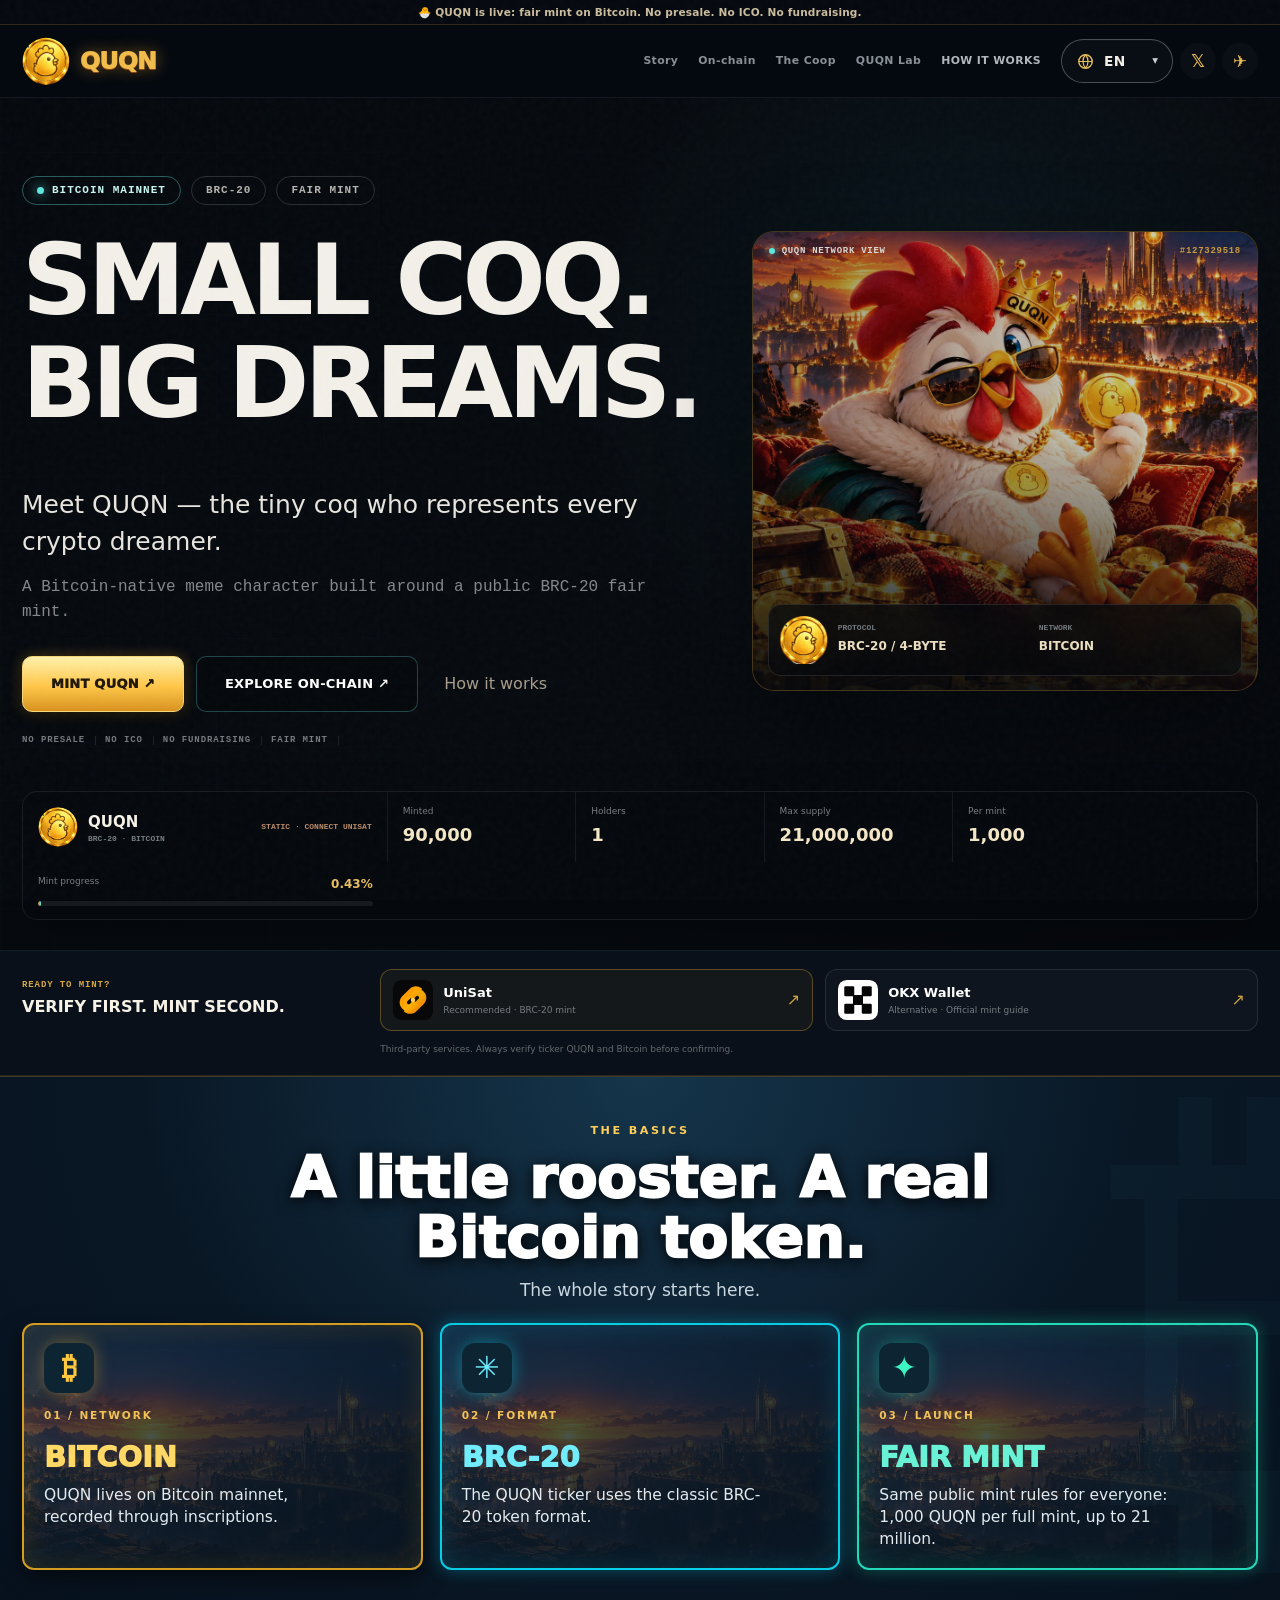
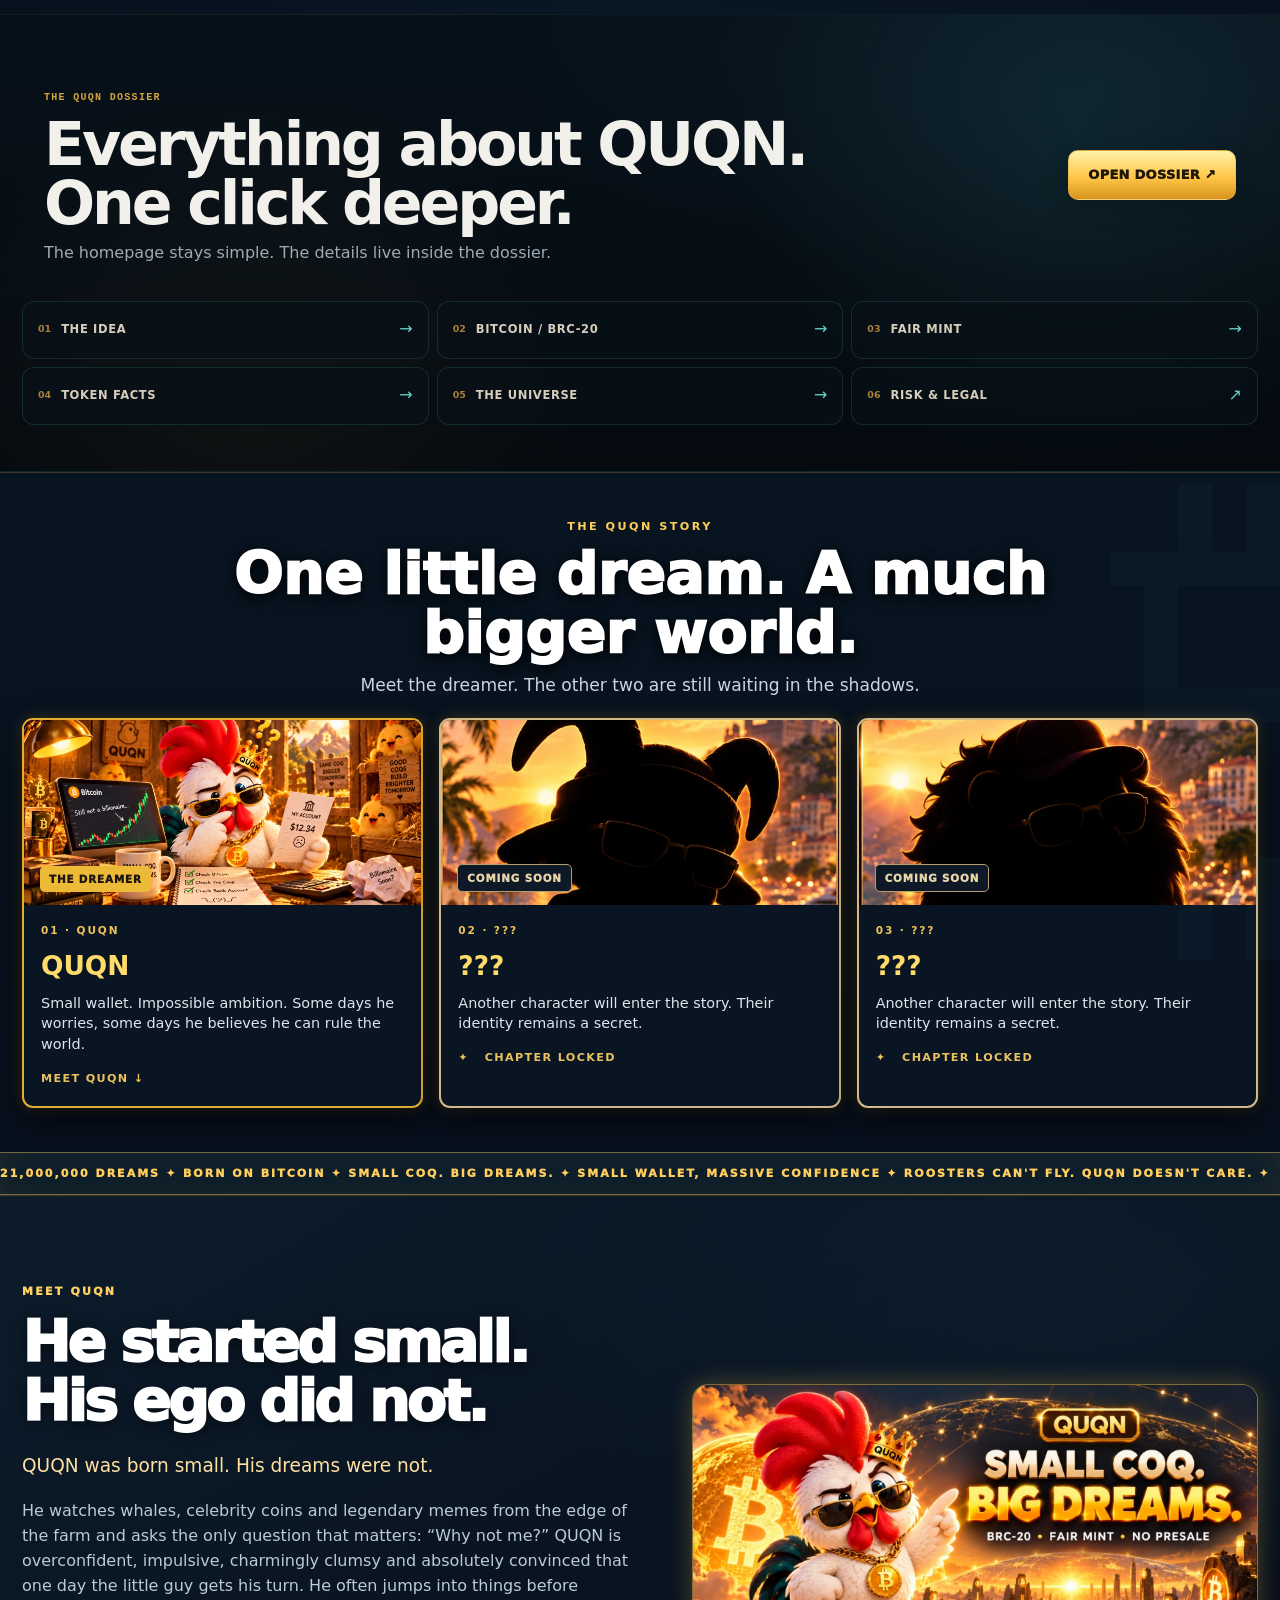
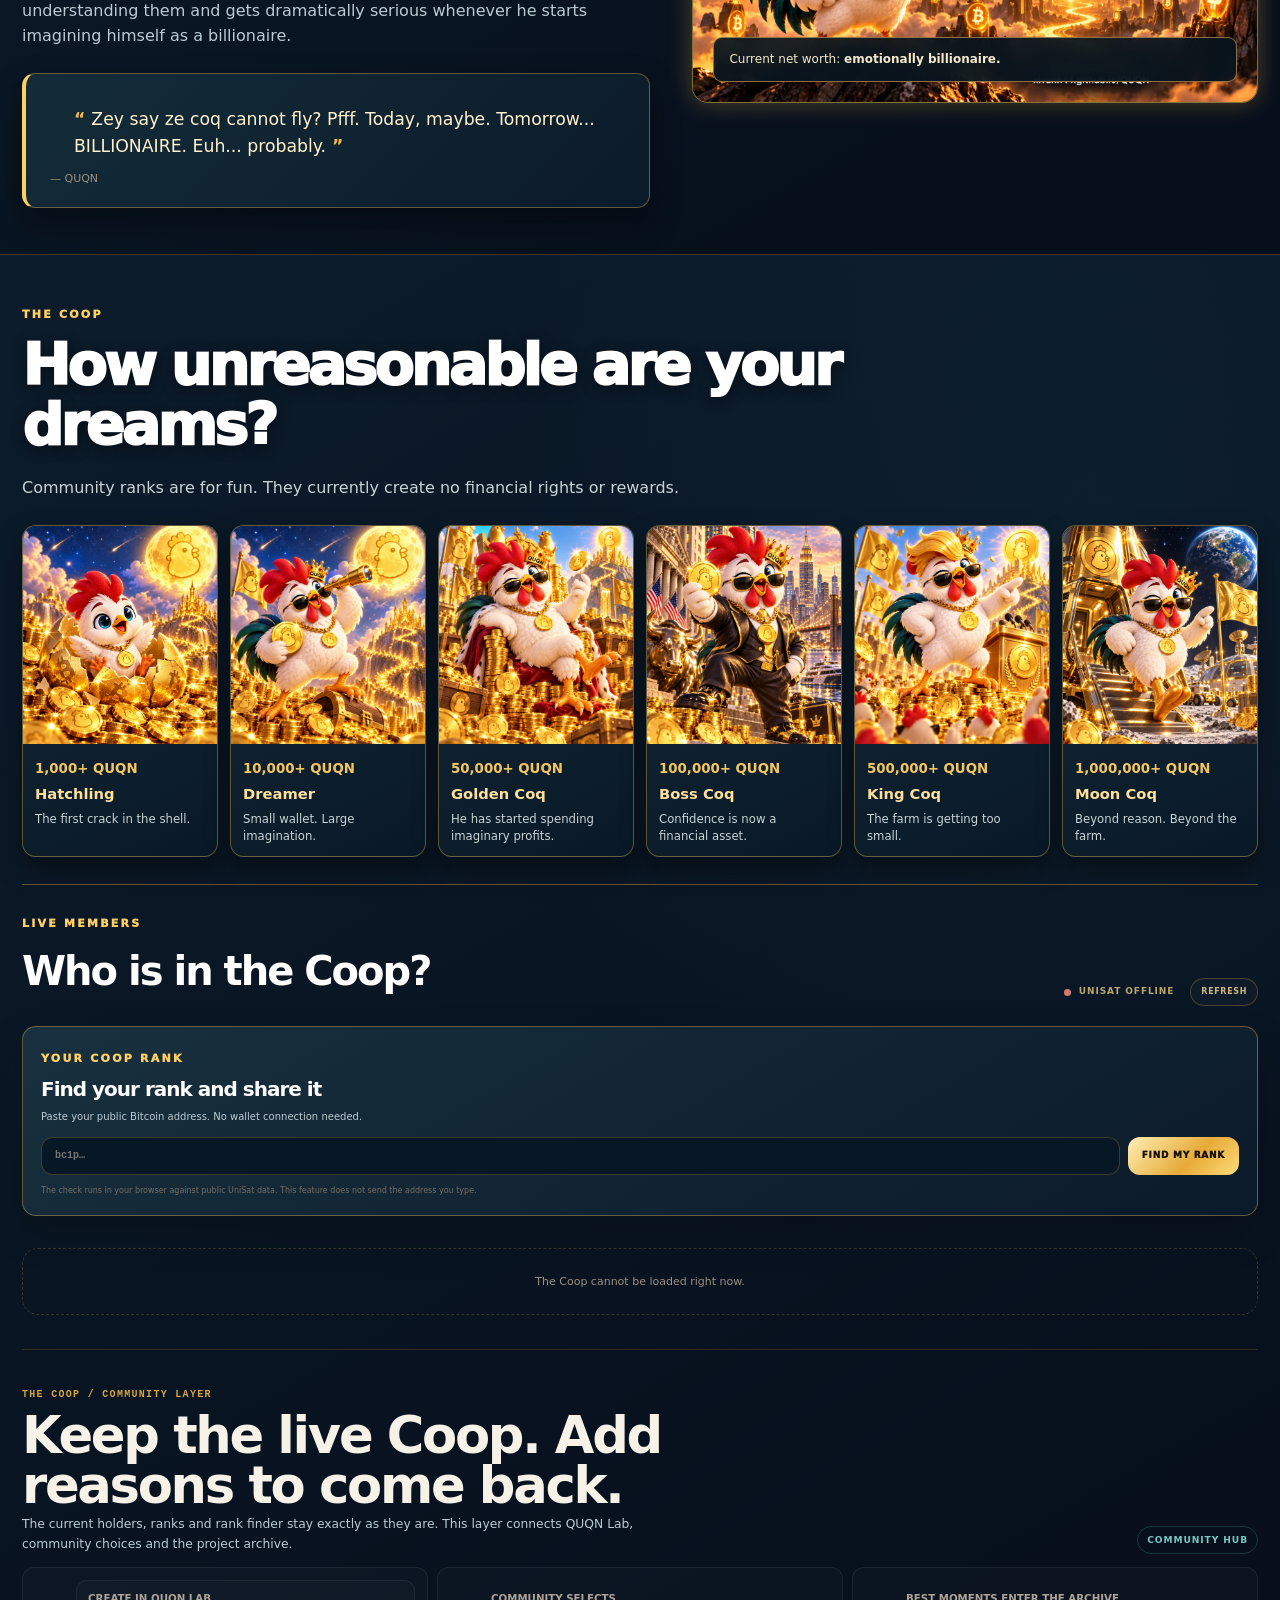
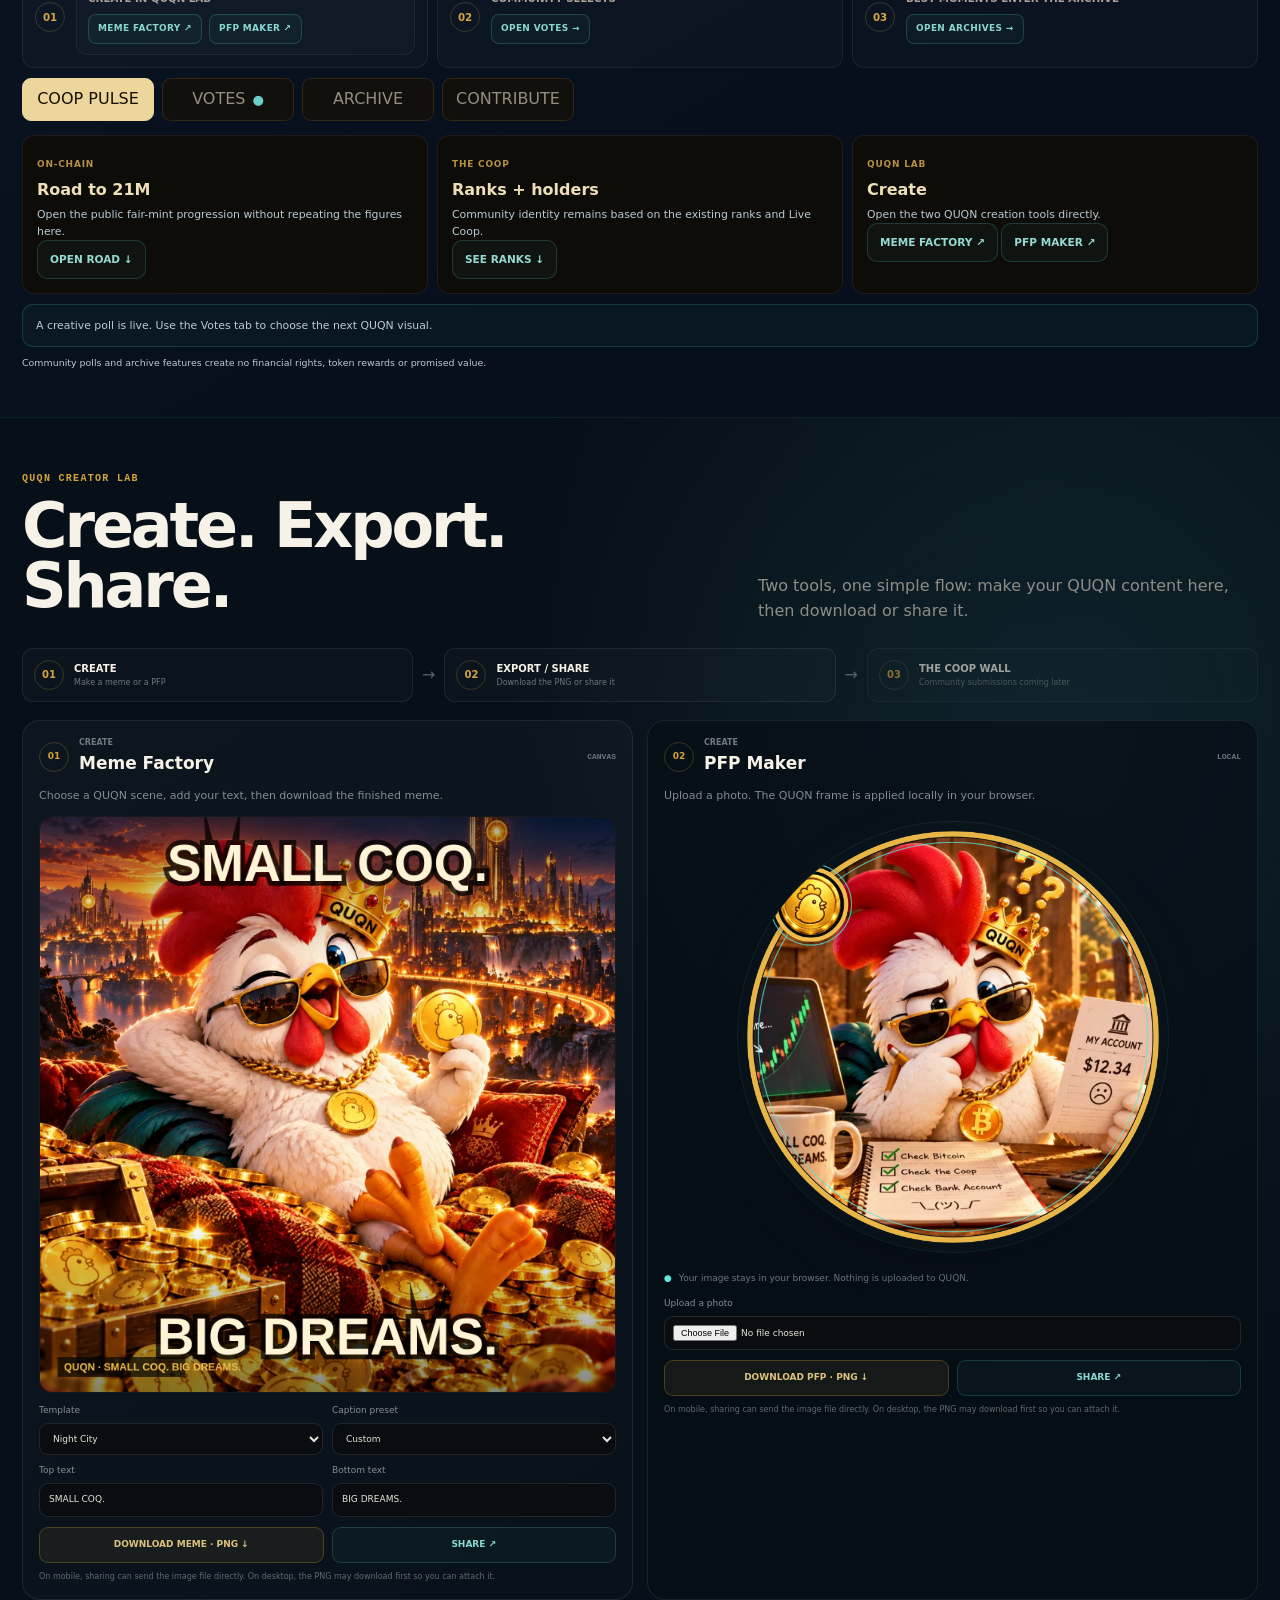
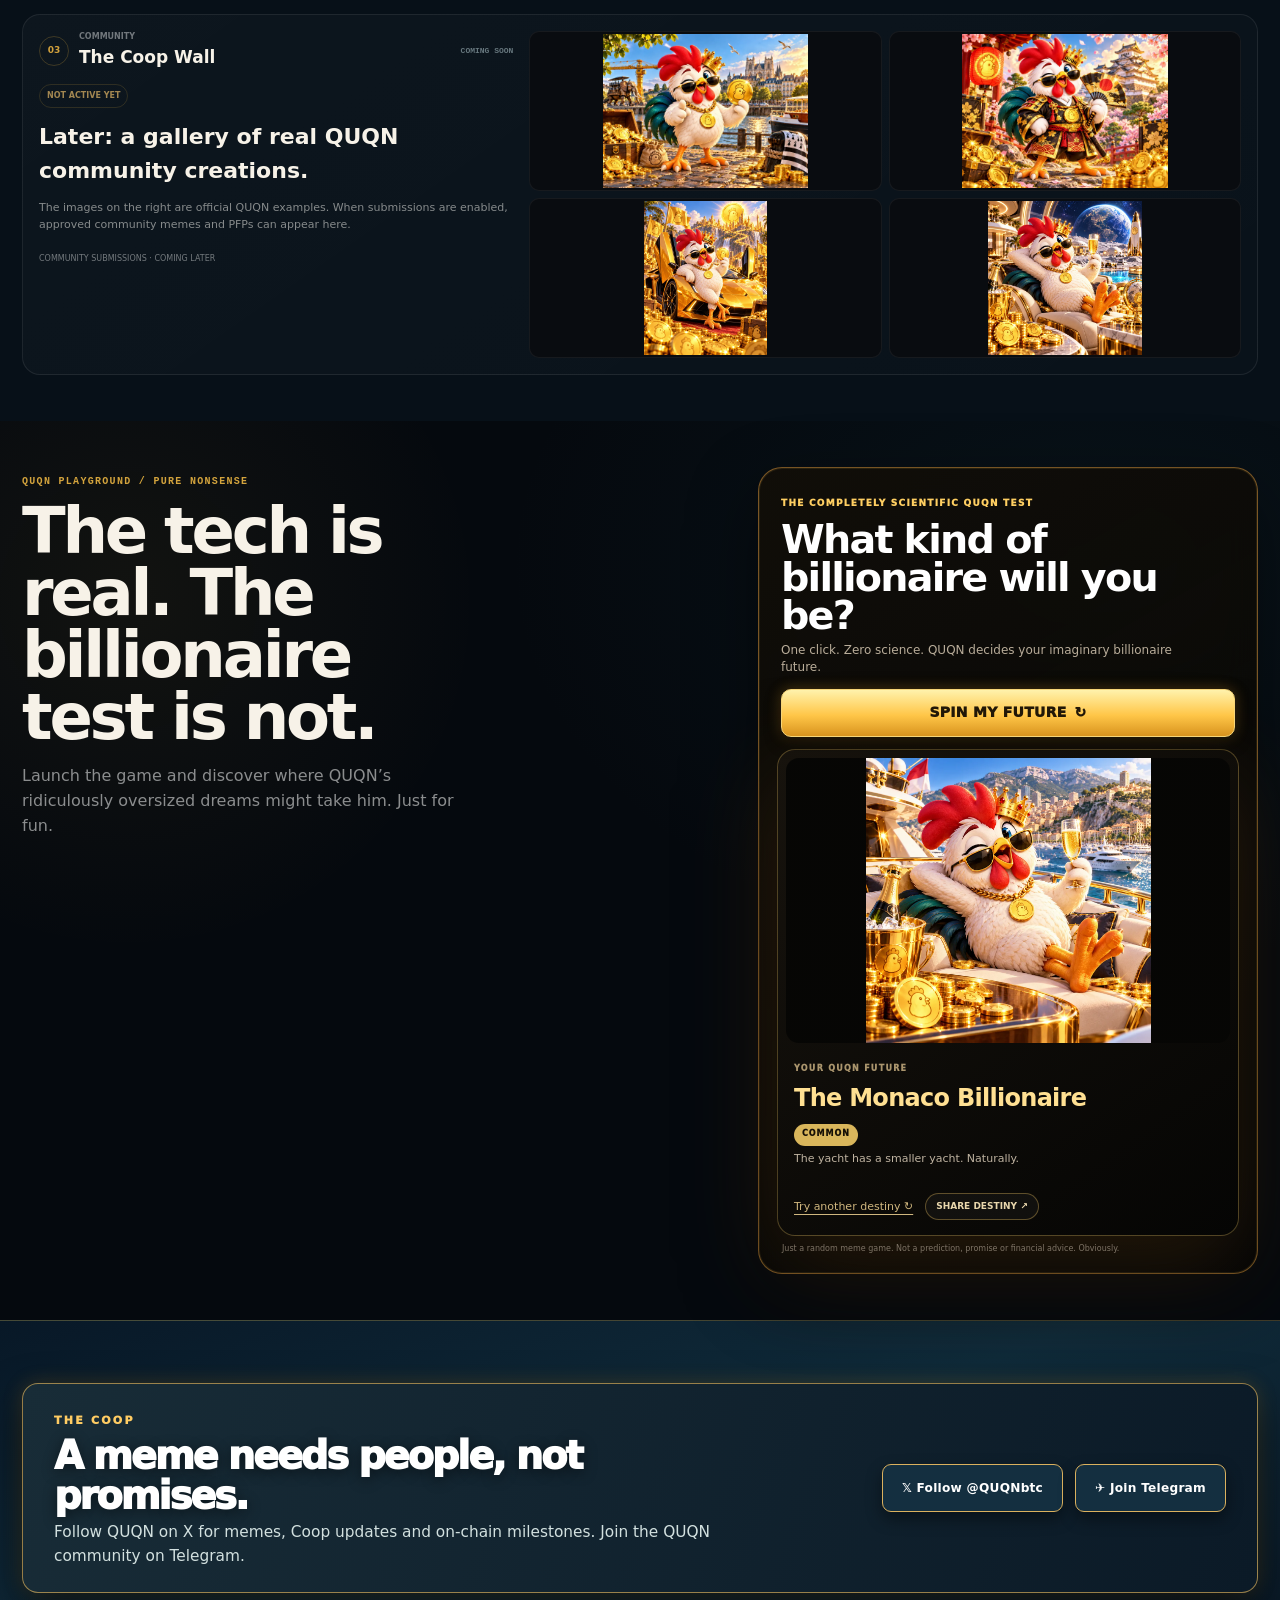
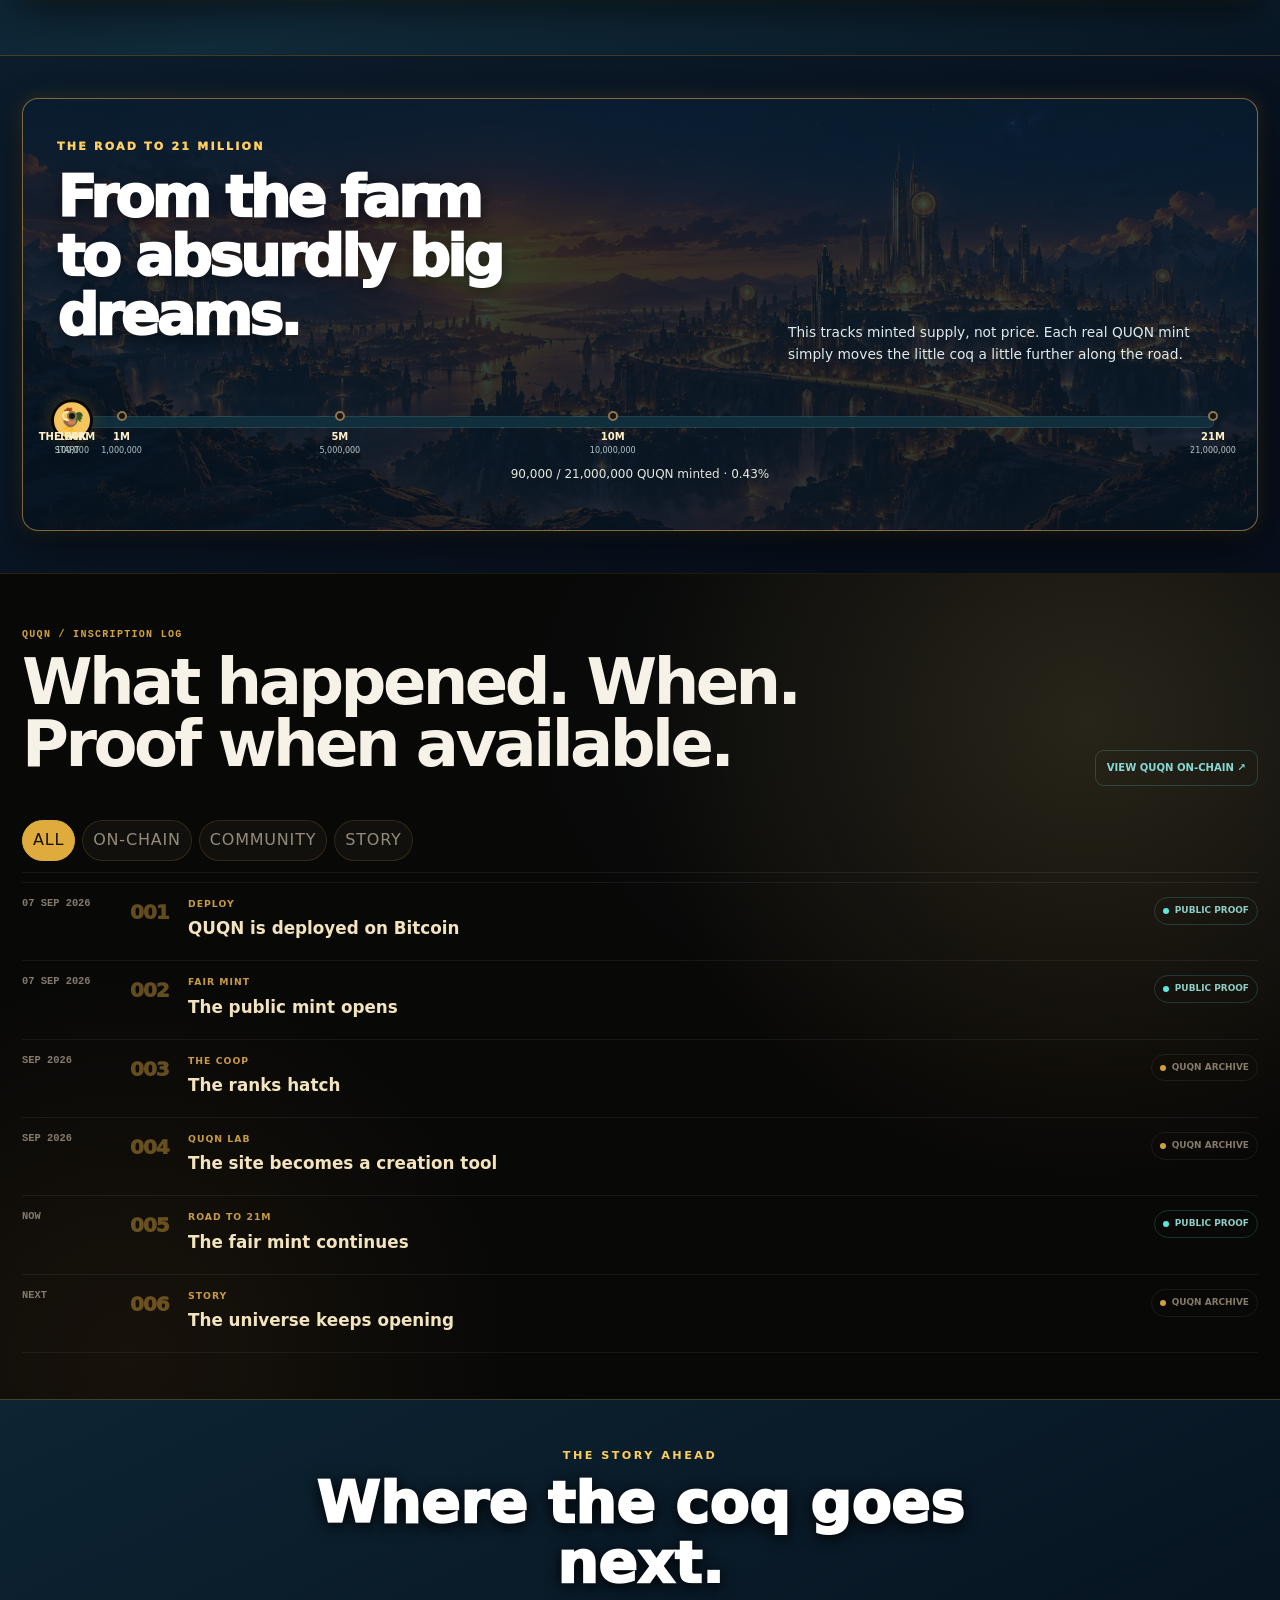
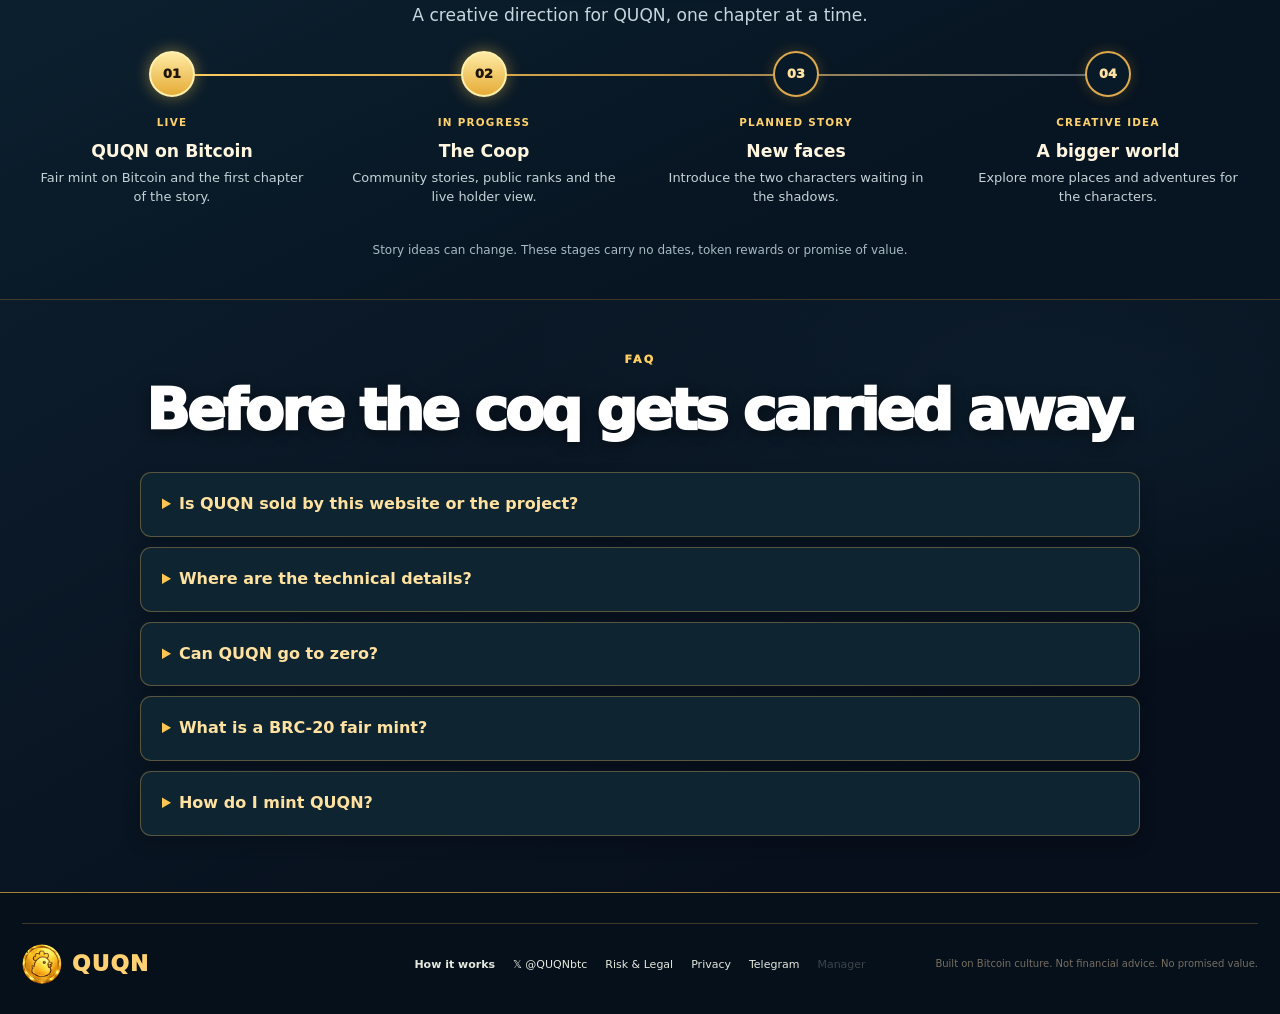
<file: index.html>
<!doctype html>
<html lang="en">
<head>
  <meta name="google-site-verification" content="8v3qXcOpX2NvV6rlmcw8ACCsoa6rYDXrkncukjb3hn8">
  <meta charset="utf-8">
  <meta name="viewport" content="width=device-width,initial-scale=1">
  <meta name="theme-color" content="#080705">

  <title>QUQN — Bitcoin BRC-20 Fair Mint Meme Coin</title>
  <meta name="description" content="QUQN is a community-driven BRC-20 meme coin on Bitcoin mainnet: 21 million max supply, 1,000 QUQN per mint, no presale and no ICO. Small Coq. Big Dreams.">
  <meta name="robots" content="index, follow, max-image-preview:large">
  <link rel="canonical" href="https://quqn.eu/">

  <meta property="og:type" content="website">
  <meta property="og:title" content="QUQN — Bitcoin BRC-20 Fair Mint Meme Coin">
  <meta property="og:description" content="QUQN is a community-driven BRC-20 meme coin on Bitcoin mainnet. 21M max supply, 1,000 QUQN per mint, no presale, no ICO. Small Coq. Big Dreams.">
  <meta property="og:url" content="https://quqn.eu/">
  <meta property="og:image" content="https://quqn.eu/assets/hero.webp">
  <meta property="og:image:alt" content="QUQN — Small Coq. Big Dreams.">

  <meta name="twitter:card" content="summary_large_image">
  <meta name="twitter:site" content="@QUQNbtc">
  <meta name="twitter:creator" content="@QUQNbtc">
  <meta name="twitter:title" content="QUQN — Bitcoin BRC-20 Fair Mint Meme Coin">
  <meta name="twitter:description" content="A community-driven BRC-20 meme coin on Bitcoin mainnet. 21M max supply. Fair mint. No presale. No ICO.">
  <meta name="twitter:image" content="https://quqn.eu/assets/hero.webp">


  <script type="application/ld+json">
{
    "@context": "https://schema.org",
    "@type": "WebSite",
    "name": "QUQN",
    "alternateName": "Small Coq. Big Dreams.",
    "url": "https://quqn.eu/",
    "description": "QUQN is a community-driven BRC-20 meme coin on Bitcoin mainnet launched as a fair mint with no presale and no ICO.",
    "inLanguage": "en"
  }
  </script>

  <link rel="preload" href="assets/media/QUQN_miner_poster.webp" as="image" type="image/webp">
<link rel="icon" href="assets/quqn-token.png" type="image/png">
  <link rel="stylesheet" href="assets/css/style.css">
  <link rel="stylesheet" href="assets/css/v6.css">
  <link rel="stylesheet" href="assets/css/reference.css">
  <link rel="stylesheet" href="assets/css/uniform.css">
  <link rel="stylesheet" href="assets/css/layout-tuning.css?v=20260924-header-layout">
  <link rel="stylesheet" href="assets/css/tech-v2.css?v=20260927-v8-final">

  <style>
    .wallet-choice-links,.mint-route-links{display:flex;flex-wrap:wrap;gap:10px;margin-top:12px}
    .wallet-choice-links a,.mint-route-links a{display:inline-flex;align-items:center;gap:6px}
    .mint-route-grid{display:grid;grid-template-columns:repeat(2,minmax(0,1fr));gap:14px;margin:16px 0}
    .mint-route{border:1px solid rgba(255,255,255,.14);border-radius:18px;padding:16px;background:rgba(255,255,255,.035)}
    .mint-route.recommended{border-color:rgba(224,171,61,.55);background:rgba(224,171,61,.055)}
    .mint-route-head{display:flex;align-items:center;justify-content:space-between;gap:10px;margin-bottom:8px}
    .mint-route-head h4{margin:0;font-size:1.05rem}
    .route-badge{font-size:.68rem;font-weight:800;letter-spacing:.08em;border:1px solid rgba(224,171,61,.6);border-radius:999px;padding:4px 8px;color:#d9a928}
    .mint-route ol{margin:10px 0 0;padding-left:20px}
    .mint-route li{margin:7px 0;line-height:1.45}
    .mint-route code{font:inherit;font-weight:800}

    html[dir="rtl"] body{text-align:right}html[dir="rtl"] .nav,html[dir="rtl"] .hero-actions,html[dir="rtl"] .quick-mint-title,html[dir="rtl"] .guide-actions{direction:rtl}

    .lang-picker{position:relative;display:inline-block;z-index:120}
    .lang-btn{display:flex!important;align-items:center;gap:8px;min-width:112px;
      background:#17130d!important;color:#fff!important;border:1px solid rgba(224,171,61,.55)!important;
      padding:9px 11px!important;font-weight:800;cursor:pointer}
    .lang-btn img,.lang-menu img{width:22px;height:15px;object-fit:cover;border-radius:2px;
      box-shadow:0 0 0 1px rgba(255,255,255,.18);flex:0 0 auto}
    .lang-caret{margin-left:auto;color:#e0ab3d;font-size:12px}
    .lang-menu{display:none;position:absolute;right:0;top:calc(100% + 7px);min-width:154px;
      padding:6px;background:#17130d;border:1px solid rgba(224,171,61,.55);border-radius:12px;
      box-shadow:0 14px 35px rgba(0,0,0,.38);z-index:9999}
    .lang-menu.open{display:block}
    .lang-menu button{width:100%;display:flex;align-items:center;gap:10px;padding:9px 10px;
      border:0;border-radius:8px;background:transparent;color:#fff;font:inherit;font-weight:750;
      text-align:left;cursor:pointer}
    .lang-menu button:hover,.lang-menu button.active{background:rgba(224,171,61,.15)}
    html[dir="rtl"] .lang-menu{right:auto;left:0}
    html[dir="rtl"] .lang-menu button{text-align:right}
    .quick-mint{margin-top:16px;padding:13px;border:1px solid rgba(255,255,255,.16);border-radius:20px;background:rgba(8,7,5,.72);backdrop-filter:blur(10px);-webkit-backdrop-filter:blur(10px);max-width:660px}
    .quick-mint-title{display:flex;align-items:baseline;gap:9px;margin:0 2px 10px}
    .quick-mint-title span{font-size:.66rem;font-weight:900;letter-spacing:.12em;color:#d6a72c}
    .quick-mint-title strong{font-size:.92rem;color:#fff}
    .quick-mint-links{display:grid;grid-template-columns:repeat(2,minmax(0,1fr));gap:9px}
    .quick-mint-card{display:grid;grid-template-columns:38px 1fr auto;align-items:center;gap:10px;min-width:0;padding:10px 11px;border:1px solid rgba(255,255,255,.14);border-radius:14px;background:rgba(255,255,255,.055);color:#fff;text-decoration:none;transition:transform .18s ease,border-color .18s ease,background .18s ease}
    .quick-mint-card:hover{transform:translateY(-1px);border-color:rgba(255,255,255,.30);background:rgba(255,255,255,.09)}
    .quick-mint-card.recommended{border-color:rgba(224,171,61,.62);background:rgba(224,171,61,.10)}
    .quick-mint-card img{width:38px;height:38px;border-radius:10px;display:block}
    .quick-mint-card span{display:flex;flex-direction:column;min-width:0}
    .quick-mint-card span strong{font-size:.88rem;line-height:1.15;color:#fff}
    .quick-mint-card span small{font-size:.68rem;line-height:1.25;color:rgba(255,255,255,.66);margin-top:3px}
    .quick-mint-card em{font-style:normal;font-size:.62rem;font-weight:900;letter-spacing:.05em;color:#d6a72c}
    .quick-mint-note{display:block;margin:9px 3px 0;font-size:.62rem;line-height:1.35;color:rgba(255,255,255,.55)}

    @media (max-width:760px){.mint-route-grid{grid-template-columns:1fr}.quick-mint-links{grid-template-columns:1fr}.quick-mint{padding:11px}.quick-mint-title{flex-direction:column;gap:2px}}
  
    .top-social-links{display:flex;align-items:center;gap:6px}
    .top-social{width:36px;height:36px;display:inline-flex;align-items:center;justify-content:center;
      border-radius:11px;text-decoration:none;font-size:1rem;font-weight:900;transition:transform .18s ease,border-color .18s ease}
    .top-social:hover{transform:translateY(-1px)}
    .top-social.x-link{background:#111;color:#fff;border:1px solid rgba(255,255,255,.20)}
    .top-social.telegram-link{background:#229ED9;color:#fff;border:1px solid rgba(255,255,255,.20)}
    .hero-social-links{display:flex;flex-wrap:wrap;gap:9px;margin-top:11px}
    .hero-social{display:inline-flex;align-items:center;gap:8px;padding:9px 13px;border-radius:12px;
      text-decoration:none;font-size:.78rem;line-height:1;font-weight:800;transition:transform .18s ease,filter .18s ease}
    .hero-social:hover{transform:translateY(-1px);filter:brightness(1.08)}
    .hero-social.x{background:#111;color:#fff;border:1px solid rgba(255,255,255,.22)}
    .hero-social.telegram{background:#229ED9;color:#fff;border:1px solid rgba(255,255,255,.18)}
    .hero-social span{font-size:1rem}
    .telegram-community{border-color:rgba(34,158,217,.65)!important}
    @media (max-width:900px){
      .top-social-links{display:none}
    }

  
/* === QUQN REFINED FEATURE CONCEPT — additive, current site preserved === */
.qf-emoji{width:22px;display:inline-grid;place-items:center;font-size:17px;line-height:1}
.qf-active-emoji{width:22px;display:inline-grid;place-items:center;font-size:17px;line-height:1}

/* Dossier */
.qfr-dossier{border-top:1px solid rgba(224,171,61,.10);border-bottom:1px solid rgba(224,171,61,.10);overflow:hidden}
.qfr-dossier-frame{display:grid;grid-template-columns:minmax(250px,.64fr) minmax(0,1.36fr);gap:0;border:1px solid rgba(224,171,61,.24);border-radius:24px;overflow:hidden;background:#0b0907;box-shadow:0 28px 70px rgba(0,0,0,.23)}
.qfr-dossier-cover{position:relative;min-height:390px;padding:22px;display:flex;flex-direction:column;justify-content:space-between;overflow:hidden;background:
radial-gradient(circle at 50% 36%,rgba(224,171,61,.19),transparent 34%),
linear-gradient(155deg,#1c1408,#0a0907 72%)}
.qfr-dossier-cover:before{content:"";position:absolute;inset:14px;border:1px solid rgba(224,171,61,.16);border-radius:14px;pointer-events:none}
.qfr-dossier-cover:after{content:"";position:absolute;right:-65px;bottom:-75px;width:230px;height:230px;border:1px solid rgba(95,231,221,.12);border-radius:50%;box-shadow:0 0 0 28px rgba(95,231,221,.025),0 0 0 58px rgba(224,171,61,.02)}
.qfr-cover-top{position:relative;z-index:2;display:flex;justify-content:space-between;gap:12px;font-size:.58rem;font-weight:900;letter-spacing:.12em;color:#98825b}
.qfr-cover-top i{font-style:normal;color:#5fe7dd}
.qfr-dossier-cover>img{position:relative;z-index:2;width:112px;height:112px;margin:auto;filter:drop-shadow(0 14px 28px rgba(0,0,0,.4))}
.qfr-cover-copy{position:relative;z-index:2}.qfr-cover-copy small{color:#c29a46;font-size:.62rem;font-weight:900;letter-spacing:.15em}.qfr-cover-copy strong{display:block;margin:8px 0 9px;font-size:2rem;line-height:.92;letter-spacing:-.055em;color:#fff4d3}.qfr-cover-copy strong em{font-style:normal;color:#e4b34a}.qfr-cover-copy p{margin:0;color:#817664;font-size:.63rem;font-weight:800;letter-spacing:.1em}
.qfr-dossier-content{padding:36px 38px;display:flex;flex-direction:column;justify-content:center;background:
linear-gradient(90deg,rgba(255,255,255,.02),transparent 30%),
radial-gradient(circle at 90% 15%,rgba(95,231,221,.055),transparent 25%)}
.qfr-dossier-content h2{margin:7px 0 13px;font-size:clamp(2.2rem,4.7vw,4.25rem);line-height:.96;letter-spacing:-.055em;max-width:740px}
.qfr-dossier-content>p{max-width:720px;margin:0;color:#a89e90;line-height:1.65}
.qfr-dossier-chapters{display:grid;grid-template-columns:repeat(3,1fr);gap:8px;margin:24px 0 20px}
.qfr-dossier-chapters div{display:flex;align-items:center;gap:9px;padding:11px 12px;border:1px solid rgba(224,171,61,.15);border-radius:11px;background:rgba(255,255,255,.02)}
.qfr-dossier-chapters b{color:#e5b447;font-size:.70rem}.qfr-dossier-chapters span{font-size:.64rem;font-weight:900;letter-spacing:.08em;color:#d9cfbd}
.qfr-dossier-actions{display:flex;align-items:center;gap:14px;flex-wrap:wrap}.qfr-dossier-actions>span{color:#7f7568;font-size:.64rem}

/* Inscription Log */
.qfr-log{border-top:1px solid rgba(224,171,61,.11)}
.qfr-log-head{display:grid;grid-template-columns:minmax(0,1fr) auto;gap:28px;align-items:end;margin-bottom:26px}
.qfr-log-head>div:first-child{max-width:800px}.qfr-log-head h2{margin:7px 0 11px;font-size:clamp(2.25rem,5vw,4.4rem);line-height:.96;letter-spacing:-.055em}.qfr-log-head p{margin:0;color:#9e9485;max-width:720px}
.qfr-ledger-stamp{min-width:195px;padding:15px 16px;border:1px solid rgba(95,231,221,.22);border-radius:13px;background:rgba(95,231,221,.035);text-align:right}
.qfr-ledger-stamp span,.qfr-ledger-stamp small{display:block;font-size:.55rem;font-weight:900;letter-spacing:.12em;color:#62cfc8}.qfr-ledger-stamp strong{display:block;margin:3px 0;color:#f0ddb0;font:900 1rem/1 ui-monospace,SFMono-Regular,Menlo,monospace}.qfr-ledger-stamp small{color:#6f756f}
.qfr-log-toolbar{display:flex;align-items:center;justify-content:space-between;gap:16px;margin-bottom:9px;padding:8px 0 11px;border-bottom:1px solid rgba(255,255,255,.065)}
.qfr-log-toolbar>span{font-size:.58rem;font-weight:900;letter-spacing:.12em;color:#746c61}
.qfr-log-filters{display:flex;gap:7px;flex-wrap:wrap}.qfr-log-filters button{appearance:none;border:1px solid rgba(224,171,61,.16);border-radius:999px;background:#11100d;color:#948a7c;padding:7px 10px;font:900 .60rem/1 inherit;letter-spacing:.05em;cursor:pointer}.qfr-log-filters button.active{background:#e0ab3d;border-color:#e0ab3d;color:#171006}
.qfr-timeline{display:grid}.qfr-log-row{display:grid;grid-template-columns:94px 52px minmax(0,1fr) 130px;gap:16px;align-items:start;padding:20px 0;border-bottom:1px solid rgba(255,255,255,.06)}
.qfr-log-row[hidden]{display:none}.qfr-log-date{color:#847a6d;font:800 .65rem/1.25 ui-monospace,SFMono-Regular,Menlo,monospace}.qfr-log-no{color:rgba(224,171,61,.42);font-size:1.25rem;font-weight:1000;letter-spacing:-.05em}.qfr-log-copy small{display:block;color:#c99b42;font-size:.58rem;font-weight:900;letter-spacing:.11em}.qfr-log-copy h3{margin:4px 0 5px;color:#f3e4bd;font-size:1.05rem}.qfr-log-copy p{margin:0;color:#948b7e;font-size:.76rem;line-height:1.55;max-width:650px}.qfr-log-proof{justify-self:end;display:flex;align-items:center;gap:6px;padding:6px 8px;border:1px solid rgba(255,255,255,.07);border-radius:999px;color:#857a68;font-size:.56rem;font-weight:850;white-space:nowrap}.qfr-log-proof i{width:6px;height:6px;border-radius:50%;background:#d1a13e}.qfr-log-proof.chain{color:#8ecfc8;border-color:rgba(95,231,221,.18)}.qfr-log-proof.chain i{background:#5fe7dd}

/* Dossier modal */
.qfr-dossier-modal{width:min(1020px,calc(100% - 22px));max-height:91vh;padding:0;border:1px solid rgba(224,171,61,.30);border-radius:22px;background:#0a0907;color:#fff;box-shadow:0 50px 125px rgba(0,0,0,.76)}
.qfr-dossier-modal::backdrop{background:rgba(0,0,0,.84);backdrop-filter:blur(7px)}
.qfr-modal-shell{padding:24px}.qfr-modal-top{display:flex;align-items:center;justify-content:space-between;padding-bottom:16px;border-bottom:1px solid rgba(224,171,61,.12)}
.qfr-modal-hero{display:grid;grid-template-columns:minmax(0,1fr) 120px;gap:24px;align-items:center;padding:30px 0 22px}.qfr-modal-hero h2{margin:7px 0 11px;font-size:clamp(2.3rem,5vw,4rem);line-height:.95;letter-spacing:-.055em}.qfr-modal-hero p{margin:0;color:#9e9485}.qfr-modal-hero>img{width:110px;height:110px;filter:drop-shadow(0 15px 25px rgba(0,0,0,.38))}
.qfr-dossier-grid{display:grid;grid-template-columns:repeat(3,1fr);gap:9px}.qfr-dossier-grid article{padding:17px;border:1px solid rgba(224,171,61,.15);border-radius:13px;background:rgba(255,255,255,.025)}.qfr-dossier-grid small{color:#b98d39;font-size:.58rem;font-weight:900}.qfr-dossier-grid h3{margin:7px 0 5px;font-size:.98rem}.qfr-dossier-grid p{margin:0;color:#978e81;font-size:.72rem;line-height:1.5}
.qfr-fingerprint{display:grid;grid-template-columns:repeat(6,1fr);gap:6px;margin-top:15px}.qfr-fingerprint div{padding:9px;border:1px solid rgba(95,231,221,.12);border-radius:9px;background:rgba(95,231,221,.025)}.qfr-fingerprint small{display:block;color:#71776f;font-size:.50rem}.qfr-fingerprint strong{display:block;margin-top:2px;color:#d7c99e;font-size:.66rem}.qfr-risk{margin-top:12px;padding:10px 11px;border-left:2px solid #d0a13f;background:rgba(224,171,61,.045);color:#7b7266;font-size:.63rem}

/* The Coop community layer — designed to sit below the EXISTING live Coop */
.qfr-coop-layer{margin-top:34px;padding-top:30px;border-top:1px solid rgba(224,171,61,.16)}
.qfr-coop-head{display:grid;grid-template-columns:minmax(0,1fr) auto;align-items:end;gap:20px;margin-bottom:17px}.qfr-coop-head>div{max-width:730px}.qfr-coop-head h3{margin:5px 0 5px;font-size:clamp(1.9rem,4vw,3.25rem);line-height:.98;letter-spacing:-.045em}.qfr-coop-head p{margin:0;color:#918779;font-size:.77rem;line-height:1.55}.qfr-coop-head>span{padding:6px 9px;border:1px solid rgba(95,231,221,.18);border-radius:999px;color:#75c9c3;font-size:.57rem;font-weight:900;letter-spacing:.1em}
.qfr-coop-flow{display:grid;grid-template-columns:repeat(3,1fr);gap:9px;margin:0 0 14px}.qfr-coop-flow div{display:flex;gap:10px;align-items:center;padding:10px 11px;border:1px solid rgba(255,255,255,.06);border-radius:11px;background:rgba(255,255,255,.018)}.qfr-coop-flow b{display:grid;place-items:center;flex:none;width:27px;height:27px;border:1px solid rgba(224,171,61,.2);border-radius:50%;color:#d5a641;font-size:.64rem}.qfr-coop-flow span{font-size:.65rem;color:#988f82;font-weight:750}
.qfr-coop-tabs{display:flex;gap:7px;flex-wrap:wrap;margin-bottom:12px}.qfr-coop-tab{appearance:none;border:1px solid rgba(224,171,61,.15);border-radius:9px;background:#11100d;color:#978d7f;padding:8px 11px;font:900 .64rem/1 inherit;cursor:pointer}.qfr-coop-tab.active{background:#edd69c;border-color:#edd69c;color:#171006}
.qfr-coop-panel{display:none}.qfr-coop-panel.active{display:block}
.qfr-panel-card{padding:15px;border:1px solid rgba(255,255,255,.07);border-radius:13px;background:rgba(255,255,255,.022)}
.qfr-pulse-grid{display:grid;grid-template-columns:repeat(3,1fr);gap:9px}.qfr-pulse-grid article{padding:14px;border:1px solid rgba(255,255,255,.065);border-radius:12px;background:#0d0c09}.qfr-pulse-grid small{color:#b79143;font-size:.56rem;font-weight:900;letter-spacing:.09em}.qfr-pulse-grid strong{display:block;margin:4px 0 3px;color:#efdfb7}.qfr-pulse-grid p{margin:0;color:#7d756a;font-size:.68rem;line-height:1.5}
.qfr-vote h4,.qfr-contribute h4{margin:0 0 11px;font-size:1.05rem}.qfr-vote-option{width:100%;display:flex;justify-content:space-between;align-items:center;gap:12px;padding:10px 11px;margin:7px 0;border:1px solid rgba(224,171,61,.13);border-radius:10px;background:#0e0d0a;color:#c3b8a5;font:inherit;text-align:left;cursor:pointer}.qfr-vote-option.selected{border-color:rgba(95,231,221,.38);background:rgba(95,231,221,.045);color:#e8f5ee}.qfr-vote-option em{font-style:normal;color:#69d0c8;font-size:.70rem}.qfr-vote-note{margin:8px 0 0;color:#726a60;font-size:.62rem}
.qfr-archive-grid{display:grid;grid-template-columns:repeat(3,1fr);gap:9px}.qfr-archive-card{min-height:180px;position:relative;overflow:hidden;border:1px solid rgba(224,171,61,.14);border-radius:12px;background-position:center;background-size:cover;display:flex;align-items:end}.qfr-archive-card:after{content:"";position:absolute;inset:0;background:linear-gradient(0deg,rgba(0,0,0,.91),rgba(0,0,0,.02) 72%)}.qfr-archive-card div{position:relative;z-index:2;padding:13px}.qfr-archive-card small{color:#c39e4e;font-size:.55rem;font-weight:900}.qfr-archive-card strong{display:block;color:#fff0c9;font-size:.90rem}
.qfr-contribute{display:grid;grid-template-columns:minmax(0,1fr) auto;gap:18px;align-items:center}.qfr-contribute p{margin:0;color:#81786c;font-size:.70rem;line-height:1.5}.qfr-contribute-actions{display:flex;gap:8px;flex-wrap:wrap}.qfr-soft-btn{display:inline-flex;align-items:center;justify-content:center;padding:10px 12px;border:1px solid rgba(95,231,221,.18);border-radius:10px;color:#96d9d3;background:rgba(95,231,221,.035);font-size:.66rem;font-weight:900;text-decoration:none}.qfr-coming{display:inline-flex;align-items:center;padding:10px 12px;border:1px solid rgba(224,171,61,.13);border-radius:10px;color:#8e816b;font-size:.62rem;font-weight:850}
.qfr-community-note{margin:12px 0 0;color:#6e675e;font-size:.59rem}

/* Slightly wider dropdown only; current header design stays intact. */
.lang-menu{max-height:420px;overflow:auto}.lang-menu button[data-qf-extra-lang] span:last-child{font-size:.78rem}

@media(max-width:900px){
  .qfr-dossier-frame{grid-template-columns:1fr}.qfr-dossier-cover{min-height:300px}.qfr-dossier-cover>img{width:96px;height:96px}
  .qfr-log-head,.qfr-coop-head{grid-template-columns:1fr}.qfr-ledger-stamp{width:max-content;text-align:left}
  .qfr-log-row{grid-template-columns:82px 42px minmax(0,1fr)}.qfr-log-proof{grid-column:3;justify-self:start}
  .qfr-dossier-grid,.qfr-pulse-grid,.qfr-archive-grid{grid-template-columns:1fr 1fr}.qfr-fingerprint{grid-template-columns:repeat(3,1fr)}
}
@media(max-width:620px){
  .qfr-dossier-content{padding:25px 20px}.qfr-dossier-content h2{font-size:2.45rem}.qfr-dossier-chapters{grid-template-columns:1fr}
  .qfr-log-toolbar{align-items:flex-start;flex-direction:column}.qfr-log-row{grid-template-columns:72px minmax(0,1fr);gap:10px}.qfr-log-no{display:none}.qfr-log-proof{grid-column:2}
  .qfr-modal-hero{grid-template-columns:1fr}.qfr-modal-hero>img{display:none}.qfr-dossier-grid,.qfr-pulse-grid,.qfr-archive-grid{grid-template-columns:1fr}.qfr-fingerprint{grid-template-columns:repeat(2,1fr)}
  .qfr-coop-flow{grid-template-columns:1fr}.qfr-contribute{grid-template-columns:1fr}
}

  
/* === V6: DIRECT HOMEPAGE / DETAILS BEHIND LINKS === */
.qfr-dossier-direct{display:flex;align-items:end;justify-content:space-between;gap:28px;margin-bottom:17px}
.qfr-dossier-direct>div{max-width:760px}
.qfr-dossier-direct h2{margin:7px 0 9px;font-size:clamp(2.15rem,4.7vw,4rem);line-height:.97;letter-spacing:-.052em}
.qfr-dossier-direct p{margin:0;color:#978e81;max-width:650px}
.qfr-dossier-links{display:grid;grid-template-columns:repeat(3,1fr);gap:8px}
.qfr-dossier-links button,.qfr-dossier-links a{appearance:none;display:grid;grid-template-columns:auto 1fr auto;gap:10px;align-items:center;padding:14px 15px;border:1px solid rgba(224,171,61,.14);border-radius:12px;background:rgba(255,255,255,.018);color:#d7cdbb;text-decoration:none;font:inherit;text-align:left;cursor:pointer;transition:border-color .16s ease,background .16s ease,transform .16s ease}
.qfr-dossier-links button:hover,.qfr-dossier-links a:hover{border-color:rgba(95,231,221,.28);background:rgba(95,231,221,.035);transform:translateY(-1px)}
.qfr-dossier-links span{color:#a78238;font-size:.59rem;font-weight:900}
.qfr-dossier-links strong{font-size:.72rem;letter-spacing:.055em}
.qfr-dossier-links em{font-style:normal;color:#69d0c8}

.qfr-log-head-direct{align-items:end}
.qfr-proof-main{display:inline-flex;align-items:center;padding:9px 11px;border:1px solid rgba(95,231,221,.2);border-radius:9px;color:#89d7d1;text-decoration:none;font-size:.63rem;font-weight:900;white-space:nowrap}
.qfr-timeline-direct{border-top:1px solid rgba(255,255,255,.06)}
.qfr-timeline-direct .qfr-log-row{grid-template-columns:92px 42px minmax(0,1fr) auto;padding:14px 0}
.qfr-timeline-direct .qfr-log-copy p{display:none}
.qfr-log-actions{display:flex;gap:7px;justify-self:end;align-self:center}
.qfr-log-actions button,.qfr-log-actions a{appearance:none;border:1px solid rgba(255,255,255,.08);border-radius:8px;background:#11100d;color:#918777;padding:6px 8px;font:850 .58rem/1 inherit;text-decoration:none;cursor:pointer;white-space:nowrap}
.qfr-log-actions a.chain{border-color:rgba(95,231,221,.18);color:#82cdc7}
.qfr-log-detail{grid-column:3 / -1;padding:0 0 4px;color:#918779;font-size:.72rem;line-height:1.55;display:none}
.qfr-log-row.open .qfr-log-detail{display:block}
.qfr-log-row.open .qfr-log-actions button{color:#e7d7ae;border-color:rgba(224,171,61,.25)}

.qfr-modal-hero-compact{display:block;padding-bottom:14px}
.qfr-modal-nav{position:sticky;top:0;z-index:2;display:flex;gap:6px;flex-wrap:wrap;padding:10px 0 14px;background:#0a0907;border-bottom:1px solid rgba(255,255,255,.06)}
.qfr-modal-nav a{padding:7px 9px;border:1px solid rgba(224,171,61,.12);border-radius:8px;color:#a99d89;text-decoration:none;font-size:.58rem;font-weight:900}
.qfr-modal-nav a:hover{border-color:rgba(95,231,221,.25);color:#99ddd7}
.qfr-dossier-detail{display:grid;gap:8px;padding-top:14px}
.qfr-dossier-detail>section{scroll-margin-top:70px;padding:19px;border:1px solid rgba(255,255,255,.065);border-radius:13px;background:rgba(255,255,255,.018)}
.qfr-dossier-detail>section small{color:#bd9140;font-size:.58rem;font-weight:900;letter-spacing:.10em}
.qfr-dossier-detail>section h3{margin:5px 0 7px;font-size:1.18rem}
.qfr-dossier-detail>section p{margin:0 0 10px;color:#91887b;font-size:.75rem;line-height:1.6}
.qfr-dossier-detail>section>a{color:#83d2cb;text-decoration:none;font-size:.66rem;font-weight:850}
.qfr-dossier-detail .qfr-fingerprint{margin:10px 0}
.qfr-dossier-detail .qfr-fingerprint+ a{display:inline-block;margin-top:1px}

.qfr-coop-layer .qfr-coop-flow{margin-bottom:10px}
.qfr-coop-head{margin-bottom:13px}
.qfr-coop-head p{max-width:640px}
.qfr-community-note{margin-top:9px}

/* Hide older V5-only dossier visual pieces if any remain in cached DOM. */
.qfr-dossier-cover,.qfr-dossier-content,.qfr-dossier-frame{display:none!important}

@media(max-width:820px){
  .qfr-dossier-direct{align-items:flex-start;flex-direction:column}
  .qfr-dossier-links{grid-template-columns:1fr 1fr}
  .qfr-log-head-direct{align-items:flex-start}
  .qfr-timeline-direct .qfr-log-row{grid-template-columns:76px minmax(0,1fr)}
  .qfr-timeline-direct .qfr-log-no{display:none}
  .qfr-log-actions{grid-column:2;justify-self:start}
  .qfr-log-detail{grid-column:2}
}
@media(max-width:540px){
  .qfr-dossier-links{grid-template-columns:1fr}
}


/* === V7 fixes requested === */
.site-header .tech-miner,
.site-header #quqn-miner-widget,
.site-header .navtools .tech-miner{
  display:grid!important;
  place-items:center!important;
  align-self:center!important;
  justify-self:center!important;
  min-width:54px;
  min-height:54px;
}
.site-header .tech-miner img,
.site-header #quqn-miner-widget img{
  display:block!important;
  width:40px!important;
  height:40px!important;
  max-width:40px!important;
  max-height:40px!important;
  margin:auto!important;
  object-fit:contain!important;
  object-position:center center!important;
  transform:translateX(-1px);
}
@media(max-width:760px){
  .site-header .tech-miner img,
  .site-header #quqn-miner-widget img{
    width:34px!important;
    height:34px!important;
    max-width:34px!important;
    max-height:34px!important;
  }
}

#quqn-dossier .shell{position:relative}
#quqn-dossier{
  scroll-margin-top:84px;
}
.qfr-dossier-direct{
  padding:18px 0 6px;
}
.qfr-dossier-links{
  margin-top:10px;
}
.qfr-dossier-links button,
.qfr-dossier-links a{
  min-height:58px;
}

/* The Coop ranks: smaller cards on mobile, 3 per row requested */
@media(max-width:650px){
  #ranks .rank-grid{
    grid-template-columns:repeat(3,minmax(0,1fr))!important;
    gap:8px!important;
  }
  #ranks .rank{
    border-radius:12px!important;
  }
  #ranks .rank img{
    height:92px!important;
  }
  #ranks .rank div{
    padding:8px!important;
  }
  #ranks .rank small{
    font-size:.50rem!important;
    line-height:1.2!important;
    display:block;
  }
  #ranks .rank h3{
    margin:2px 0!important;
    font-size:.86rem!important;
    line-height:1.05!important;
  }
  #ranks .rank p{
    font-size:.55rem!important;
    line-height:1.24!important;
  }
}

/* Coop tabs cleaner on mobile */
.qfr-coop-tabs{
  display:flex;
  gap:8px;
  overflow:auto;
  padding-bottom:2px;
  scrollbar-width:none;
}
.qfr-coop-tabs::-webkit-scrollbar{display:none}
.qfr-coop-tab{
  flex:0 0 auto;
  min-width:132px;
}
@media(max-width:650px){
  .qfr-coop-tab{
    min-width:120px;
  }
}

/* Archive panel: make purpose clear and cards clickable */
.qfr-archive-intro{
  margin:0 0 12px;
  color:#91887b;
  font-size:.74rem;
  line-height:1.55;
}
.qfr-archive-grid a.qfr-archive-card{
  text-decoration:none;
}
.qfr-archive-card p{
  margin:6px 0 0;
  color:#e9dfc7;
  font-size:.66rem;
  line-height:1.45;
  max-width:300px;
}
.qfr-archive-card .qfr-archive-cta{
  display:inline-flex;
  margin-top:8px;
  padding:6px 8px;
  border:1px solid rgba(255,255,255,.16);
  border-radius:8px;
  font-size:.58rem;
  font-weight:900;
  color:#fff1cb;
  background:rgba(0,0,0,.35);
}
.qfr-archive-card:hover .qfr-archive-cta{
  border-color:rgba(95,231,221,.36);
  color:#92dfd8;
}


/* ============================================================
   V8 — QUQN refined community concept
   ============================================================ */

/* Recenter QUQN in the first character card on mobile only. */
@media(max-width:760px){
  .reference-character.known .reference-character-art>img{
    object-position:52% center!important;
  }
}

/* Make the compact dossier entrance more visible without adding copy. */
.qfr-dossier-direct{
  position:relative;
  padding:22px 22px 18px!important;
  border:1px solid rgba(224,171,61,.18);
  border-radius:18px;
  background:
    radial-gradient(circle at 92% 20%,rgba(224,171,61,.09),transparent 24%),
    linear-gradient(135deg,rgba(255,255,255,.025),rgba(255,255,255,.008));
}
.qfr-dossier-direct:before{
  content:"QUQN / OFFICIAL FILE";
  position:absolute;
  right:18px;
  top:14px;
  color:rgba(95,231,221,.48);
  font:900 .48rem/1 ui-monospace,SFMono-Regular,Menlo,monospace;
  letter-spacing:.13em;
}
.qfr-dossier-links{margin-top:10px}

/* Premium dossier modal */
.qfr-dossier-modal{
  width:min(1080px,calc(100% - 20px))!important;
  background:
    radial-gradient(circle at 94% 10%,rgba(224,171,61,.08),transparent 23%),
    #090806!important;
}
.qfr-premium-cover{
  display:grid;
  grid-template-columns:160px minmax(0,1fr);
  gap:24px;
  align-items:center;
  padding:26px 0 22px;
  border-bottom:1px solid rgba(255,255,255,.065);
}
.qfr-premium-cover-art{
  min-height:170px;
  display:grid;
  place-items:center;
  border:1px solid rgba(224,171,61,.22);
  border-radius:18px;
  background:
    radial-gradient(circle,rgba(224,171,61,.18),transparent 53%),
    linear-gradient(145deg,#1b1308,#090806);
}
.qfr-premium-cover-art img{
  width:105px;height:105px;object-fit:contain;
  filter:drop-shadow(0 15px 28px rgba(0,0,0,.45));
}
.qfr-premium-cover-copy small{
  display:block;color:#66d5ce;font-size:.58rem;font-weight:900;letter-spacing:.14em
}
.qfr-premium-cover-copy h2{
  margin:7px 0 9px;font-size:clamp(2.3rem,5vw,4.5rem);line-height:.92;letter-spacing:-.06em
}
.qfr-premium-cover-copy p{margin:0;color:#948b7e;max-width:650px}
.qfr-premium-body{
  display:grid;
  grid-template-columns:205px minmax(0,1fr);
  gap:22px;
  padding-top:18px;
}
.qfr-premium-index{
  position:sticky;top:8px;align-self:start;
  display:grid;gap:6px;
}
.qfr-premium-index a{
  display:grid;grid-template-columns:26px 1fr;gap:8px;align-items:center;
  padding:9px 10px;border:1px solid rgba(255,255,255,.06);border-radius:9px;
  color:#988e80;text-decoration:none;font-size:.60rem;font-weight:850
}
.qfr-premium-index a b{color:#c49a43;font-size:.55rem}
.qfr-premium-index a:hover{border-color:rgba(95,231,221,.25);color:#9adfd9}
.qfr-premium-chapters{display:grid;gap:9px}
.qfr-premium-chapter{
  scroll-margin-top:12px;
  padding:18px;border:1px solid rgba(255,255,255,.065);border-radius:13px;
  background:rgba(255,255,255,.018)
}
.qfr-premium-chapter>small{color:#ba9142;font-size:.57rem;font-weight:900;letter-spacing:.11em}
.qfr-premium-chapter h3{margin:5px 0 7px;font-size:1.13rem}
.qfr-premium-chapter p{margin:0 0 10px;color:#91887b;font-size:.74rem;line-height:1.58}
.qfr-premium-links{display:flex;gap:7px;flex-wrap:wrap}
.qfr-premium-links a{
  display:inline-flex;padding:7px 9px;border:1px solid rgba(95,231,221,.18);
  border-radius:8px;color:#82d0ca;text-decoration:none;font-size:.60rem;font-weight:900
}
.qfr-premium-links a.gold{border-color:rgba(224,171,61,.20);color:#d7b361}
.qfr-premium-note{
  margin-top:11px;padding:10px 12px;border-left:2px solid #d2a33f;
  background:rgba(224,171,61,.04);color:#786f63;font-size:.62rem
}

/* Interactive 01 / 02 / 03 flow */
.qfr-coop-flow .qfr-flow-card{
  display:grid!important;
  grid-template-columns:auto minmax(0,1fr)!important;
  gap:11px!important;
  align-items:center!important;
  min-width:0;
  padding:12px!important;
  border:1px solid rgba(255,255,255,.065)!important;
  border-radius:12px!important;
  background:rgba(255,255,255,.018)!important;
  color:inherit;
}
.qfr-coop-flow button.qfr-flow-card{
  appearance:none;width:100%;font:inherit;text-align:left;cursor:pointer
}
.qfr-flow-card:hover{
  border-color:rgba(95,231,221,.25)!important;
  background:rgba(95,231,221,.035)!important;
}
.qfr-flow-card>b{
  display:grid;place-items:center;width:30px;height:30px;flex:none;
  border:1px solid rgba(224,171,61,.22);border-radius:50%;
  color:#d5a641;font-size:.64rem
}
.qfr-flow-main{
  min-width:0;display:flex!important;flex-direction:column;align-items:flex-start!important;gap:7px!important
}
.qfr-flow-main>span:first-child{font-size:.64rem!important;font-weight:850!important;color:#aca296!important}
.qfr-flow-tools{display:flex!important;gap:7px!important;flex-wrap:wrap}
.qfr-flow-tools a,.qfr-flow-go{
  display:inline-flex!important;align-items:center;padding:7px 9px;border-radius:8px;
  border:1px solid rgba(95,231,221,.20);background:rgba(95,231,221,.035);
  color:#8bd8d1!important;text-decoration:none;font-size:.56rem!important;font-weight:900!important;
  letter-spacing:.04em
}
.qfr-flow-go{width:max-content}
.qfr-flow-tools a:hover{border-color:rgba(95,231,221,.45);background:rgba(95,231,221,.075)}

/* Vote simulation */
.qfr-vote-demo-head{
  display:flex;justify-content:space-between;gap:12px;align-items:start;margin-bottom:12px
}
.qfr-vote-demo-head small{
  display:inline-flex;padding:5px 7px;border:1px solid rgba(95,231,221,.18);
  border-radius:999px;color:#73c9c3;font-size:.52rem;font-weight:900;letter-spacing:.08em
}
.qfr-vote-total{color:#746c61;font-size:.60rem;font-weight:800}
.qfr-vote-option-v8{
  width:100%;display:grid;grid-template-columns:minmax(0,1fr) 45px;gap:10px;
  align-items:center;padding:11px;margin:8px 0;border:1px solid rgba(224,171,61,.13);
  border-radius:11px;background:#0e0d0a;color:#c5baa7;font:inherit;text-align:left;cursor:pointer
}
.qfr-vote-option-v8.selected{border-color:rgba(95,231,221,.42);background:rgba(95,231,221,.04)}
.qfr-vote-option-v8 strong{font-size:.77rem}
.qfr-vote-option-v8 em{font-style:normal;text-align:right;color:#87d5cf;font-size:.68rem;font-weight:900}
.qfr-vote-bar{grid-column:1/-1;height:5px;border-radius:99px;overflow:hidden;background:rgba(255,255,255,.06)}
.qfr-vote-bar i{display:block;height:100%;border-radius:inherit;background:linear-gradient(90deg,#b88627,#70d2ca)}
.qfr-vote-reset{
  appearance:none;margin-top:8px;padding:6px 8px;border:0;background:transparent;
  color:#766e62;font:850 .58rem/1 inherit;cursor:pointer;text-decoration:underline
}

/* More ambitious Archive */
.qfr-archive-head{
  display:flex;justify-content:space-between;gap:15px;align-items:end;margin-bottom:12px
}
.qfr-archive-head h4{margin:0;font-size:1.02rem}
.qfr-archive-head p{margin:3px 0 0;color:#81786c;font-size:.68rem;line-height:1.5;max-width:650px}
.qfr-archive-head small{
  color:#6fcfc8;border:1px solid rgba(95,231,221,.16);border-radius:999px;
  padding:5px 7px;font-size:.50rem;font-weight:900;white-space:nowrap
}
.qfr-archive-grid-v8{display:grid;grid-template-columns:repeat(3,minmax(0,1fr));gap:9px}
.qfr-archive-item{
  min-height:190px;position:relative;overflow:hidden;border:1px solid rgba(224,171,61,.14);
  border-radius:13px;background-position:center;background-size:cover;text-decoration:none;display:flex;align-items:end
}
.qfr-archive-item:after{content:"";position:absolute;inset:0;background:linear-gradient(0deg,rgba(0,0,0,.93),rgba(0,0,0,.06) 72%)}
.qfr-archive-item>div{position:relative;z-index:2;padding:13px}
.qfr-archive-item small{color:#c39a47;font-size:.53rem;font-weight:900;letter-spacing:.06em}
.qfr-archive-item strong{display:block;margin:3px 0;color:#fff0ca;font-size:.90rem}
.qfr-archive-item p{margin:0;color:#c4b9a4;font-size:.62rem;line-height:1.4}
.qfr-archive-item span{display:inline-flex;margin-top:8px;color:#83d4cd;font-size:.56rem;font-weight:900}
.qfr-archive-item:hover{border-color:rgba(95,231,221,.30)}
.qfr-archive-legend{
  display:flex;gap:12px;flex-wrap:wrap;margin-top:10px;color:#6f675c;font-size:.56rem
}
.qfr-archive-legend i{display:inline-block;width:6px;height:6px;border-radius:50%;margin-right:5px;background:#d2a33f}
.qfr-archive-legend span:last-child i{background:#65d0c8}

/* Community creation wall */
.qfr-create-tools{display:grid;grid-template-columns:repeat(2,1fr);gap:9px;margin-bottom:12px}
.qfr-tool-launch{
  display:grid;grid-template-columns:38px 1fr auto;gap:10px;align-items:center;
  padding:12px;border:1px solid rgba(95,231,221,.16);border-radius:12px;
  background:rgba(95,231,221,.025);text-decoration:none;color:#e9e1d2
}
.qfr-tool-launch b{display:grid;place-items:center;width:38px;height:38px;border-radius:10px;background:#17130d;color:#e0ab3d}
.qfr-tool-launch strong{display:block;font-size:.79rem}.qfr-tool-launch small{display:block;color:#7f776c;font-size:.58rem;margin-top:2px}
.qfr-tool-launch em{font-style:normal;color:#70d0c9}
.qfr-wall-head{display:flex;justify-content:space-between;align-items:end;gap:14px;margin:14px 0 9px}
.qfr-wall-head h4{margin:0;font-size:.95rem}.qfr-wall-head p{margin:3px 0 0;color:#7f776b;font-size:.64rem}
.qfr-wall-head span{color:#d5ab57;font-size:.52rem;font-weight:900;white-space:nowrap}
.qfr-wall-grid{display:grid;grid-template-columns:repeat(3,1fr);gap:8px}
.qfr-wall-card{
  position:relative;overflow:hidden;min-height:150px;border:1px solid rgba(255,255,255,.07);
  border-radius:11px;background:#111
}
.qfr-wall-card img{position:absolute;inset:0;width:100%;height:100%;object-fit:cover}
.qfr-wall-card:after{content:"";position:absolute;inset:0;background:linear-gradient(0deg,rgba(0,0,0,.88),transparent 67%)}
.qfr-wall-card div{position:absolute;z-index:2;left:10px;right:10px;bottom:9px}
.qfr-wall-card small{color:#d0aa5b;font-size:.48rem;font-weight:900}.qfr-wall-card strong{display:block;color:#fff0c8;font-size:.72rem}
.qfr-wall-note{margin:9px 0 0;color:#6f675d;font-size:.58rem;line-height:1.5}

@media(max-width:900px){
  .qfr-premium-body{grid-template-columns:1fr}
  .qfr-premium-index{position:relative;top:auto;grid-template-columns:repeat(3,1fr)}
  .qfr-archive-grid-v8{grid-template-columns:1fr 1fr}
}
@media(max-width:650px){
  .qfr-premium-cover{grid-template-columns:1fr}.qfr-premium-cover-art{min-height:125px}.qfr-premium-cover-art img{width:86px;height:86px}
  .qfr-premium-index{grid-template-columns:1fr 1fr}
  .qfr-coop-flow{grid-template-columns:1fr!important}
  .qfr-archive-grid-v8{grid-template-columns:1fr 1fr}
  .qfr-create-tools{grid-template-columns:1fr}
  .qfr-wall-grid{grid-template-columns:repeat(3,1fr)}
  .qfr-wall-card{min-height:115px}
  .qfr-wall-card strong{font-size:.58rem}
}


/* ===== V8.1 production corrections ===== */

/* Only the JS-controlled miner remains in the header. */
.site-header #quqn-miner-widget{
  flex:0 0 42px!important;
  width:42px!important;
  height:46px!important;
  min-width:42px!important;
  min-height:46px!important;
  overflow:visible!important;
}
.site-header #quqn-miner-widget img{
  width:29px!important;
  height:29px!important;
  max-width:29px!important;
  max-height:29px!important;
  object-fit:contain!important;
  margin:auto!important;
}
.site-header #quqn-sound-toggle{
  width:42px!important;
  min-width:42px!important;
  font-size:6.5px!important;
}
@media(max-width:760px){
  .site-header #quqn-miner-widget{
    flex-basis:46px!important;
    width:46px!important;
    height:48px!important;
  }
  .site-header #quqn-miner-widget img{
    width:32px!important;
    height:32px!important;
    max-width:32px!important;
    max-height:32px!important;
  }
  .site-header #quqn-sound-toggle{
    width:46px!important;
    min-width:46px!important;
  }
}

/* Clean token rendering where the former PNG appeared with a white square. */
.tech-data-brand img,
.tech-city-bottom img,
.qfr-premium-cover-art img{
  background:transparent!important;
  object-fit:contain!important;
  box-shadow:none!important;
}
.tech-data-brand img{
  border-radius:50%!important;
  clip-path:circle(49% at 50% 50%);
}

/* PFP Maker is a real round PFP visually. Export is also circular with transparent corners. */
.pfp-stage{
  width:min(100%,560px);
  margin-inline:auto;
  aspect-ratio:1;
  display:grid;
  place-items:center;
}
#pfpCanvas{
  width:100%!important;
  aspect-ratio:1!important;
  border-radius:50%!important;
  background:transparent!important;
  border:0!important;
  box-shadow:0 0 0 1px rgba(224,171,61,.22),0 20px 55px rgba(0,0,0,.30)!important;
}

/* Coop Wall: square, centered crops; focus slightly upward for portrait art. */
.qfr-wall-grid{
  align-items:stretch;
}
.qfr-wall-card{
  min-height:0!important;
  aspect-ratio:1 / 1!important;
}
.qfr-wall-card img{
  object-fit:cover!important;
  object-position:50% 46%!important;
}
.qfr-wall-card:nth-child(1) img,
.qfr-wall-card:nth-child(2) img{object-position:50% 50%!important}
.qfr-wall-card:nth-child(3) img,
.qfr-wall-card:nth-child(5) img,
.qfr-wall-card:nth-child(6) img{object-position:50% 40%!important}
.qfr-wall-card:nth-child(4) img{object-position:50% 43%!important}

/* Original Lab wall also gets predictable centering. */
.wall-grid img{
  object-fit:cover!important;
  object-position:50% 45%!important;
}

/* Production vote: selection only, no fake result bars or percentages. */
.qfr-vote-option-v8{
  grid-template-columns:minmax(0,1fr) auto!important;
}
.qfr-vote-option-v8 .qfr-vote-bar{display:none!important}
.qfr-vote-option-v8 em{
  min-width:0!important;
  color:#83d4cd!important;
  white-space:nowrap;
}


/* ===== V8.2 fixes ===== */
.qfr-dossier-links button,
.qfr-dossier-links a,
.qfr-premium-index a,
.qfr-premium-links a,
#qfrOpenDossier{
  position:relative;
  z-index:3;
  pointer-events:auto!important;
  touch-action:manipulation;
}
.qfr-coop-tab[data-tab="votes"]::after{
  content:"●";
  display:inline-block;
  margin-left:7px;
  color:#69d0c8;
  font-size:.82em;
}
.qfr-vote-entry{
  margin-top:10px;
  display:flex;
  align-items:center;
  justify-content:space-between;
  gap:10px;
  padding:12px 13px;
  border:1px solid rgba(95,231,221,.16);
  border-radius:11px;
  background:rgba(95,231,221,.035);
}
.qfr-vote-entry p{margin:0;color:#c5baaa;font-size:.68rem;line-height:1.45}
.qfr-vote-entry button{
  appearance:none;border:1px solid rgba(95,231,221,.24);background:#12100d;color:#88d7d0;
  border-radius:9px;padding:8px 10px;font:900 .58rem/1 inherit;cursor:pointer;white-space:nowrap
}
.qfr-wall-grid{gap:10px!important}
.qfr-wall-card{min-height:0!important;aspect-ratio:1.18/1!important}
.qfr-wall-card img{
  object-fit:cover!important;object-position:center center!important;
  transform:scale(.88)!important;transform-origin:center center!important
}
.qfr-wall-card:nth-child(1) img{transform:scale(.86)!important;object-position:50% 48%!important}
.qfr-wall-card:nth-child(2) img{transform:scale(.86)!important;object-position:50% 47%!important}
.qfr-wall-card:nth-child(3) img{transform:scale(.84)!important;object-position:50% 45%!important}
.qfr-wall-card:nth-child(4) img{transform:scale(.84)!important;object-position:50% 45%!important}
.qfr-wall-card:nth-child(5) img{transform:scale(.84)!important;object-position:50% 44%!important}
.qfr-wall-card:nth-child(6) img{transform:scale(.90)!important;object-position:50% 43%!important}
@media(max-width:760px){
  .qfr-wall-grid{grid-template-columns:repeat(2,1fr)!important}
  .qfr-wall-card{aspect-ratio:1/1!important}
}
.wall-grid img{transform:scale(.90)!important;transform-origin:center center!important;object-position:50% 45%!important}
#pfpCanvas{overflow:hidden!important}


/* ===== V8.3 fixes ===== */
.header-miner-static{display:flex;align-items:center;justify-content:center;width:52px;height:52px;border-left:1px solid rgba(255,255,255,.09);margin-left:8px;padding-left:8px;flex:0 0 52px}
.header-miner-static img{display:block;width:42px;height:42px;object-fit:contain}
@media(max-width:760px){.header-miner-static{width:46px;height:46px;flex-basis:46px;margin-left:6px;padding-left:6px}.header-miner-static img{width:36px;height:36px}}

/* Better balance for dossier entry */
.qfr-dossier-direct{display:grid!important;grid-template-columns:minmax(0,1fr) auto;align-items:center;gap:20px}
.qfr-dossier-direct>div{max-width:880px}
@media(max-width:900px){.qfr-dossier-direct{grid-template-columns:1fr}}

/* Make dossier controls definitely clickable */
#qfrOpenDossier,.qfr-dossier-links button,.qfr-dossier-links a{pointer-events:auto!important;position:relative;z-index:6}
.qfr-dossier-direct,.qfr-dossier-links{position:relative;z-index:6}

/* Hero title FR accent safe */
}

/* Header and cards logo cleanup */
.tech-city-bottom img,.tech-data-brand img,.qfr-premium-cover-art img{background:transparent!important;box-shadow:none!important}

/* Mint route badge wrapping */
.mint-route-head{flex-wrap:wrap;align-items:flex-start!important}
.mint-route-head h4{flex:1 1 190px}
.route-badge{margin-left:auto;white-space:nowrap}
@media(max-width:980px){.route-badge{margin-left:0}}

/* Quote styling: no giant stray opening quote */
blockquote>b,.coq-tip>b{display:none!important}
blockquote p::before,.coq-tip p::before{content:"“ ";color:#f0bd4d;font-weight:900}
blockquote p::after,.coq-tip p::after{content:" ”";color:#f0bd4d;font-weight:900}

/* PFP medallion should sit above the ring */
#pfpCanvas{position:relative;z-index:1}

/* Secret characters: center shadow art better */
.secret-character-img{object-fit:contain!important;object-position:center bottom!important;padding:12px 18px 0;opacity:.95}
.reference-character.unknown .reference-character-art{display:flex;align-items:flex-end;justify-content:center;background-position:center center}


/* ===== V8.5 STABLE — image framing audit ===== */
/* Hero / technical artwork */
.tech-city-card>img{object-fit:cover!important;object-position:50% 42%!important}

/* Main character cards */
.reference-character.known .reference-character-art>img{
  width:100%!important;height:100%!important;object-fit:cover!important;object-position:54% 50%!important
}
.reference-character.unknown .secret-character-img{
  width:100%!important;height:100%!important;object-fit:contain!important;object-position:center bottom!important;
  padding:12px 18px 0!important;transform:none!important
}

/* The Coop ranks: keep rooster face/medallion visible. */
#ranks .rank img{object-fit:cover!important;object-position:50% 24%!important;transform:none!important}

/* QUQN Lab official example wall: show the complete image instead of cutting the character. */
.wall-grid{align-items:stretch!important}
.wall-grid img{
  display:block!important;width:100%!important;height:160px!important;object-fit:contain!important;
  object-position:center center!important;transform:none!important;background:#090c10!important;padding:2px!important
}
@media(max-width:650px){.wall-grid img{height:120px!important}}

/* Future community wall: full artwork, centred. */
.qfr-wall-card{aspect-ratio:4/3!important;background:#090c10!important}
.qfr-wall-card img{
  width:100%!important;height:100%!important;object-fit:contain!important;object-position:center center!important;
  transform:none!important;background:#090c10!important
}
@media(max-width:650px){.qfr-wall-card{aspect-ratio:1/1!important}}

/* Archive artwork */
.qfr-archive-item,.qfr-archive-card{background-position:center center!important}

/* Existing gallery and character artwork */
.gallery-item img{object-position:center center!important}
.persona-grid>img,.feature-img img{object-position:center center!important}

/* Header miner: animated WebP only; no sound control/script. */
.header-miner-static{overflow:hidden!important}
.header-miner-static img{object-fit:contain!important;object-position:center!important}


/* ===== V8.6 minimal: multilingual hero title only ===== */
#heroTitle{line-height:.92!important;letter-spacing:-.055em!important}
#heroTitle .hero-title-line{display:block;white-space:nowrap;line-height:.96}
#heroTitle em.hero-title-line{padding-top:.06em}
html[lang="zh"] #heroTitle,html[lang="ja"] #heroTitle,html[lang="ko"] #heroTitle{font-size:clamp(56px,7.3vw,112px)!important;letter-spacing:-.035em!important;line-height:1!important}
html[lang="th"] #heroTitle,html[lang="vi"] #heroTitle,html[lang="tr"] #heroTitle,html[lang="id"] #heroTitle,html[lang="hi"] #heroTitle,html[lang="ar"] #heroTitle,html[lang="pt"] #heroTitle,html[lang="es"] #heroTitle{font-size:clamp(48px,6.6vw,102px)!important;letter-spacing:-.035em!important;line-height:1.02!important}
html[lang="th"] #heroTitle .hero-title-line,html[lang="vi"] #heroTitle .hero-title-line,html[lang="tr"] #heroTitle .hero-title-line,html[lang="id"] #heroTitle .hero-title-line,html[lang="hi"] #heroTitle .hero-title-line,html[lang="ar"] #heroTitle .hero-title-line{line-height:1.08!important}
@media(max-width:760px){
  #heroTitle{font-size:clamp(50px,14vw,76px)!important;line-height:.96!important}
  html[lang="th"] #heroTitle,html[lang="vi"] #heroTitle,html[lang="tr"] #heroTitle,html[lang="id"] #heroTitle,html[lang="hi"] #heroTitle,html[lang="ar"] #heroTitle,html[lang="pt"] #heroTitle,html[lang="es"] #heroTitle{font-size:clamp(38px,10.8vw,62px)!important}
  html[lang="zh"] #heroTitle,html[lang="ja"] #heroTitle,html[lang="ko"] #heroTitle{font-size:clamp(42px,12vw,68px)!important}
}



/* ===== V8.6.5 — single authoritative hero title layout ===== */
.tech-hero-copy{
  min-width:0!important;
  overflow:hidden!important;
}
.hero-title-box{
  width:100%!important;
  max-width:100%!important;
  height:246px!important;
  min-width:0!important;
  margin:0 0 18px!important;
  padding:0!important;
  overflow:hidden!important;
  display:block!important;
  position:relative!important;
}
.hero-title-box #heroTitle{
  display:block!important;
  width:100%!important;
  max-width:100%!important;
  margin:0!important;
  padding:0!important;
  text-align:left!important;
  transform:none!important;
  position:static!important;
  line-height:.98!important;
  letter-spacing:-.045em!important;
}
.hero-title-box #heroTitle .hero-title-line{
  display:block!important;
  width:max-content!important;
  max-width:none!important;
  margin:0!important;
  padding:0!important;
  white-space:nowrap!important;
  line-height:1!important;
}
.hero-title-box #heroTitle em.hero-title-line{
  padding-top:.04em!important;
}
@media(max-width:980px){
  .hero-title-box{height:215px!important;margin-bottom:14px!important}
}
@media(max-width:650px){
  .hero-title-box{height:176px!important;margin-bottom:12px!important}
}

/* Secret characters remain hidden silhouettes, centered in their own cards. */
.reference-character.unknown .reference-character-art{
  overflow:hidden!important;
}
.reference-character.unknown .secret-character-img{
  width:100%!important;
  height:100%!important;
  max-width:100%!important;
  max-height:100%!important;
  object-fit:contain!important;
  object-position:center bottom!important;
  padding:8px 22px 0!important;
  transform:none!important;
  opacity:.96!important;
}


/* ============================================================
   PREVIEW REPAIR — current QUQN design preserved
   Only fixes sizing/cropping conflicts from accumulated patches.
   ============================================================ */

/* HERO: same current two-column layout; title never invades image column. */
.tech-hero-copy{min-width:0!important;overflow:visible!important}
.hero-title-box{
  width:100%!important;
  max-width:100%!important;
  height:238px!important;
  margin:0 0 18px!important;
  padding:0!important;
  overflow:hidden!important;
  display:block!important;
}
.hero-title-box #heroTitle{
  width:100%!important;
  max-width:100%!important;
  margin:0!important;
  padding:0!important;
  transform:none!important;
  position:static!important;
  line-height:.96!important;
  letter-spacing:-.05em!important;
}
.hero-title-box #heroTitle .hero-title-line{
  display:block!important;
  width:max-content!important;
  max-width:none!important;
  margin:0!important;
  padding:0!important;
  white-space:nowrap!important;
  line-height:1!important;
}
.hero-title-box #heroTitle em.hero-title-line{padding-top:.05em!important}

@media(max-width:980px){
  .hero-title-box{height:210px!important}
}
@media(max-width:650px){
  .hero-title-box{height:172px!important;margin-bottom:12px!important}
}

/* Secret characters: approved artwork fills only the existing image area. */
.reference-character.unknown .reference-character-art{overflow:hidden!important}
.reference-character.unknown .secret-character-img{
  width:100%!important;
  height:100%!important;
  max-width:100%!important;
  max-height:100%!important;
  object-fit:cover!important;
  object-position:center center!important;
  padding:0!important;
  transform:none!important;
  opacity:1!important;
  filter:none!important;
}

/* One final framing rule instead of conflicting scale/cover overrides. */
.wall-grid img{
  width:100%!important;
  height:160px!important;
  object-fit:contain!important;
  object-position:center!important;
  transform:none!important;
  padding:2px!important;
  background:#090c10!important;
}
.qfr-wall-card{
  aspect-ratio:4/3!important;
  background:#090c10!important;
}
.qfr-wall-card img{
  width:100%!important;
  height:100%!important;
  object-fit:contain!important;
  object-position:center!important;
  transform:none!important;
  background:#090c10!important;
}
@media(max-width:650px){
  .wall-grid img{height:120px!important}
  .qfr-wall-card{aspect-ratio:1/1!important}
}


/* ==========================================================
   PREVIEW V2 — repair only, no redesign
   ========================================================== */

/* HEADER — lighter, closer to the compact language/social cluster reference. */
.announcement{
  min-height:24px!important;
  padding:4px 16px!important;
  background:rgba(6,10,15,.96)!important;
  color:#cbbd9d!important;
  border-bottom:1px solid rgba(232,181,71,.18)!important;
  box-shadow:none!important;
  font-size:.66rem!important;
  letter-spacing:.015em!important;
}
.site-header{
  background:rgba(5,10,16,.94)!important;
  border-bottom:1px solid rgba(255,255,255,.065)!important;
  box-shadow:none!important;
  backdrop-filter:blur(16px)!important;
}
.site-header .nav{
  min-height:60px!important;
  padding-top:5px!important;
  padding-bottom:5px!important;
}
.site-header .brand img{width:34px!important;height:34px!important}
.site-header .brand span{font-size:1rem!important}
.site-header .navlinks{gap:20px!important}
.site-header .navlinks a,
.site-header .navlinks button{
  font-size:.68rem!important;
  color:#aeb6be!important;
  letter-spacing:.035em!important;
}
.site-header .navlinks a:hover,
.site-header .navlinks button:hover{color:#f2eee6!important}
.site-header .header-miner-static,
.site-header #topUniscan{display:none!important}
.site-header .navtools{gap:7px!important}
.site-header .lang-btn{
  height:36px!important;
  min-height:36px!important;
  padding:0 12px!important;
  border-radius:999px!important;
  border:1px solid rgba(255,255,255,.20)!important;
  background:rgba(255,255,255,.025)!important;
  box-shadow:none!important;
}
.site-header .lang-btn img{width:21px!important}
.site-header .top-social{
  width:36px!important;
  height:36px!important;
  min-width:36px!important;
  border-radius:50%!important;
  border:0!important;
  background:rgba(255,255,255,.025)!important;
  box-shadow:none!important;
  color:#e7ba55!important;
  font-size:1.05rem!important;
}
.site-header .top-social:hover{
  background:rgba(255,255,255,.06)!important;
  color:#fff1c7!important;
}

/* HERO — both lines use the same color. */
#heroTitle,
#heroTitle .hero-title-line,
#heroTitle em.hero-title-line{
  color:#f3f0e9!important;
  -webkit-text-fill-color:#f3f0e9!important;
  background:none!important;
  text-shadow:none!important;
}

/* DOSSIER — same structure, darker tech palette, visitor-facing copy. */
#quqn-dossier{
  background:
    radial-gradient(circle at 84% 26%,rgba(74,207,217,.085),transparent 30%),
    radial-gradient(circle at 20% 82%,rgba(232,181,71,.045),transparent 30%),
    linear-gradient(180deg,#07111a 0%,#050a0f 100%)!important;
  border-top:1px solid rgba(95,231,221,.09)!important;
  border-bottom:1px solid rgba(95,231,221,.08)!important;
}
#quqn-dossier .qfr-dossier-direct{
  background:transparent!important;
  border:0!important;
  box-shadow:none!important;
}
#quqn-dossier .qfr-dossier-direct:before{display:none!important}
#quqn-dossier .qfr-dossier-direct h2{color:#f2f0ea!important}
#quqn-dossier .qfr-dossier-direct p{color:#9eabb4!important}
#quqn-dossier .qfr-dossier-links button,
#quqn-dossier .qfr-dossier-links a{
  background:rgba(9,17,24,.72)!important;
  border-color:rgba(95,231,221,.13)!important;
  box-shadow:none!important;
}
#quqn-dossier .qfr-dossier-links button:hover,
#quqn-dossier .qfr-dossier-links a:hover{
  background:rgba(95,231,221,.045)!important;
  border-color:rgba(95,231,221,.32)!important;
}
#qfrOpenDossier{
  border:1px solid rgba(232,181,71,.55)!important;
  box-shadow:0 8px 24px rgba(0,0,0,.18)!important;
}

/* ARCHIVE — keep crop style but move focus upward so QUQN's head stays visible. */
.qfr-archive-grid-v8 .qfr-archive-item{
  background-size:cover!important;
  background-repeat:no-repeat!important;
}
.qfr-archive-grid-v8 .qfr-archive-item:nth-child(1){background-position:center 20%!important}
.qfr-archive-grid-v8 .qfr-archive-item:nth-child(2){background-position:center 24%!important}
.qfr-archive-grid-v8 .qfr-archive-item:nth-child(3),
.qfr-archive-grid-v8 .qfr-archive-item:nth-child(4){background-position:center 18%!important}
.qfr-archive-grid-v8 .qfr-archive-item:nth-child(5),
.qfr-archive-grid-v8 .qfr-archive-item:nth-child(6){background-position:center 30%!important}

/* PFP — less massive, cleaner, more like a real PFP. */
.pfp-stage{
  width:min(100%,430px)!important;
  margin:18px auto 20px!important;
}
#pfpCanvas{
  box-shadow:0 18px 42px rgba(0,0,0,.26),0 0 0 1px rgba(95,231,221,.10)!important;
}
.lab-pfp{
  background:
    radial-gradient(circle at 50% 38%,rgba(95,231,221,.045),transparent 42%),
    rgba(8,15,21,.72)!important;
}

/* Direct Dossier modal on homepage. */
.qfr-direct-modal{
  width:min(760px,calc(100% - 28px));
  max-height:86vh;
  padding:0;
  border:1px solid rgba(95,231,221,.22);
  border-radius:18px;
  background:#071018;
  color:#f2f0ea;
  box-shadow:0 42px 110px rgba(0,0,0,.72);
}
.qfr-direct-modal::backdrop{
  background:rgba(1,5,9,.82);
  backdrop-filter:blur(7px);
}
.qfr-direct-modal-shell{padding:22px 24px 24px}
.qfr-direct-modal-top{
  display:flex;align-items:center;justify-content:space-between;
  gap:18px;padding-bottom:14px;margin-bottom:18px;
  border-bottom:1px solid rgba(95,231,221,.10)
}
.qfr-direct-modal-top span{
  color:#68d2cb;font-size:.62rem;font-weight:900;letter-spacing:.12em
}
.qfr-direct-modal-top button{
  width:34px;height:34px;border-radius:50%;
  border:1px solid rgba(232,181,71,.35);
  background:transparent;color:#e9bd58;font-size:1.2rem;cursor:pointer
}
.qfr-direct-modal-body h2{
  margin:0 0 12px;font-size:clamp(2rem,5vw,3.35rem);
  line-height:.98;letter-spacing:-.045em
}
.qfr-direct-modal-body>p{
  margin:0;color:#a5b0b7;font-size:.92rem;line-height:1.68
}
.qfr-direct-modal-actions{
  display:flex;gap:9px;flex-wrap:wrap;margin-top:22px
}
.qfr-direct-modal-actions a{
  display:inline-flex;align-items:center;min-height:40px;padding:0 14px;
  border:1px solid rgba(232,181,71,.30);border-radius:10px;
  color:#f0c65d;text-decoration:none;font-size:.69rem;font-weight:900
}
.qfr-direct-modal-actions a.secondary{
  border-color:rgba(95,231,221,.22);color:#78d8d0
}
.qfr-direct-token-facts{
  display:grid;grid-template-columns:repeat(3,1fr);gap:8px;margin-top:20px
}
.qfr-direct-token-facts span{
  padding:11px;border:1px solid rgba(95,231,221,.11);
  border-radius:10px;background:rgba(255,255,255,.018)
}
.qfr-direct-token-facts small{
  display:block;color:#71808a;font-size:.53rem;font-weight:900;letter-spacing:.08em
}
.qfr-direct-token-facts strong{
  display:block;margin-top:4px;color:#eee8dc;font-size:.82rem
}
@media(max-width:720px){
  .site-header .navlinks{display:none!important}
  .site-header .nav{min-height:56px!important}
  .qfr-direct-modal-shell{padding:18px}
  .qfr-direct-token-facts{grid-template-columns:1fr 1fr}
}


/* ==========================================================
   PREVIEW V3 — requested refinements only
   ========================================================== */
.site-header .brand{gap:10px!important;flex-shrink:0!important}
.site-header .brand img{
  width:48px!important;height:48px!important;
  filter:drop-shadow(0 4px 10px rgba(232,181,71,.16))!important
}
.site-header .brand span{
  font-size:1.48rem!important;line-height:1!important;font-weight:950!important;
  letter-spacing:-.035em!important;color:#f0bd4d!important
}
.site-header .nav{min-height:68px!important}

.site-header .lang-btn{
  min-width:112px!important;height:44px!important;min-height:44px!important;
  padding:0 14px!important;gap:9px!important;border-radius:24px!important;
  border:1px solid rgba(218,224,229,.30)!important;
  background:rgba(12,17,23,.70)!important;color:#f2eee5!important;
  box-shadow:inset 0 1px 0 rgba(255,255,255,.025)!important
}
.site-header .lang-btn > img{display:none!important}
.site-header .lang-globe{
  width:19px!important;height:19px!important;display:inline-flex!important;
  align-items:center!important;justify-content:center!important;
  color:#e3bd59!important;flex:0 0 auto!important
}
.site-header .lang-globe svg{display:block!important}
.site-header #langLabel{
  font-size:.86rem!important;font-weight:800!important;letter-spacing:.02em!important;
  color:#f1eee8!important
}
.site-header .lang-caret{
  margin-left:auto!important;color:#c9cdd1!important;font-size:.72rem!important
}
.site-header .lang-btn:hover{
  border-color:rgba(232,181,71,.44)!important;background:rgba(18,23,29,.84)!important
}
@media(max-width:720px){
  .site-header .brand img{width:42px!important;height:42px!important}
  .site-header .brand span{font-size:1.28rem!important}
  .site-header .nav{min-height:62px!important}
  .site-header .lang-btn{min-width:100px!important;height:42px!important;min-height:42px!important}
}


/* ===== QUQN LIVE COMMUNITY VOTES ===== */
.qfr-vote-live .qfr-vote-option-v8{
  grid-template-columns:minmax(0,1fr) auto!important;
}
.qfr-vote-live .qfr-vote-option-v8 .qfr-vote-bar{
  display:block!important;
  grid-column:1/-1!important;
}
.qfr-vote-live .qfr-vote-option-v8:disabled{
  cursor:wait!important;
  opacity:.72!important;
}
.qfr-vote-live .qfr-vote-option-v8 em{
  min-width:48px!important;
  color:#83d4cd!important;
  white-space:nowrap!important;
}
.qfr-vote-live .qfr-vote-total{
  color:#8d978f!important;
  font-size:.62rem!important;
  font-weight:850!important;
  white-space:nowrap!important;
}


/* ===== MOBILE HEADER: X + TELEGRAM VISIBLE ===== */
@media(max-width:650px){
  .site-header .top-social-links{
    display:flex!important;
    grid-column:5!important;
    justify-self:end!important;
    align-items:center!important;
    gap:4px!important;
  }
  .site-header .top-social{
    width:32px!important;
    height:32px!important;
    min-width:32px!important;
    font-size:.88rem!important;
    background:rgba(255,255,255,.025)!important;
    color:#e7ba55!important;
  }
}
@media(max-width:350px){
  .site-header .top-social{
    width:29px!important;
    height:29px!important;
    min-width:29px!important;
    font-size:.82rem!important;
  }
  .site-header .top-social-links{gap:2px!important}
}


/* ===== FINAL MOBILE HEADER TUNING ===== */
@media(max-width:650px){
  .site-header .lang-btn{
    min-width:92px!important;
    width:92px!important;
    height:36px!important;
    min-height:36px!important;
    padding:0 10px!important;
    gap:7px!important;
    border-radius:20px!important;
  }
  .site-header .lang-globe{
    width:17px!important;
    height:17px!important;
  }
  .site-header .lang-globe svg{
    width:17px!important;
    height:17px!important;
  }
  .site-header #langLabel{
    font-size:.78rem!important;
  }
  .site-header .lang-caret{
    font-size:.66rem!important;
  }
  .site-header .top-social{
    width:31px!important;
    height:31px!important;
    min-width:31px!important;
    font-size:.86rem!important;
  }
  .site-header .top-social-links{
    gap:4px!important;
  }
}
@media(max-width:370px){
  .site-header .lang-btn{
    min-width:86px!important;
    width:86px!important;
    height:34px!important;
    min-height:34px!important;
    padding:0 8px!important;
  }
  .site-header .top-social{
    width:29px!important;
    height:29px!important;
    min-width:29px!important;
    font-size:.80rem!important;
  }
}

</style>


</head>
<body class="tech-v2">
  <div class="noise" aria-hidden="true"></div>
  <div id="announcement" class="announcement"></div>

  <header class="site-header">
    <nav class="nav shell">
      <a class="brand" href="#top"><img src="assets/quqn-token.png" alt="QUQN"><span>QUQN</span></a>
      <div class="navlinks">
        <a href="#chapters" data-t="navStory">Story</a>
        <a href="#how" data-tech-i18n="onchain">On-chain</a>
        <a href="#ranks" data-t="navRanks">The Coop</a>
        <a href="#quqn-lab" data-tech-i18n="lab">QUQN Lab</a>
        <button class="nav-guide" type="button" data-open-guide data-t="navGuide">How it works</button>
      </div>
      <div class="navtools">
<div class="lang-picker" id="langPicker">
  <button id="langBtn" class="chip lang-btn" type="button" aria-haspopup="listbox" aria-expanded="false">
    <span class="lang-globe" aria-hidden="true">
      <svg viewBox="0 0 24 24" width="19" height="19" fill="none">
        <circle cx="12" cy="12" r="8.5" stroke="currentColor" stroke-width="1.8"/>
        <path d="M3.8 12h16.4M12 3.5c2.15 2.4 3.2 5.22 3.2 8.5S14.15 18.1 12 20.5M12 3.5C9.85 5.9 8.8 8.72 8.8 12s1.05 6.1 3.2 8.5" stroke="currentColor" stroke-width="1.55" stroke-linecap="round"/>
      </svg>
    </span>
    <span id="langLabel">EN</span>
    <span class="lang-caret">▾</span>
  </button>
  <div id="langMenu" class="lang-menu" role="listbox" aria-label="Language">
    <button type="button" data-lang-choice="en"><img src="assets/flags/gb.svg" alt=""> <span>EN</span></button>
    <button type="button" data-lang-choice="zh"><img src="assets/flags/cn.svg" alt=""> <span>中文</span></button>
    <button type="button" data-lang-choice="ko"><img src="assets/flags/kr.svg" alt=""> <span>한국어</span></button>
    <button type="button" data-lang-choice="ja"><img src="assets/flags/jp.svg" alt=""> <span>日本語</span></button>
    <button type="button" data-lang-choice="pt"><img src="assets/flags/br.svg" alt=""> <span>PT-BR</span></button>
    <button type="button" data-lang-choice="es"><img src="assets/flags/es.svg" alt=""> <span>ES</span></button>
    <button type="button" data-lang-choice="ar"><img src="assets/flags/sa.svg" alt=""> <span>العربية</span></button>
    <button type="button" data-lang-choice="fr"><img src="assets/flags/fr.svg" alt=""> <span>FR</span></button>

    <button type="button" data-lang-choice="th"><img src="assets/flags/th.svg" alt=""> <span>ไทย</span></button>
    <button type="button" data-lang-choice="vi"><img src="assets/flags/vn.svg" alt=""> <span>Tiếng Việt</span></button>
    <button type="button" data-lang-choice="tr"><img src="assets/flags/tr.svg" alt=""> <span>Türkçe</span></button>
    <button type="button" data-lang-choice="id"><img src="assets/flags/id.svg" alt=""> <span>Bahasa Indonesia</span></button>
    <button type="button" data-lang-choice="hi"><img src="assets/flags/in.svg" alt=""> <span>हिन्दी</span></button>

  </div>
</div>
<div class="header-miner-static" aria-hidden="true"><img src="assets/media/QUQN_miner_sync.webp" alt=""></div>
<div class="top-social-links" aria-label="QUQN official social links">
  <a class="top-social x-link" href="https://x.com/QUQNbtc" target="_blank" rel="noopener" aria-label="QUQN on X">𝕏</a>
  <a class="top-social telegram-link" href="https://t.me/QUQNbtc" target="_blank" rel="noopener" aria-label="QUQN Telegram">✈</a>
</div>
<a id="topUniscan" class="btn gold small" target="_blank" rel="noopener" data-t="topUniscan">View on UniScan ↗</a></div>
    </nav>
  </header>

  <main id="top">

    <section class="tech-hero" aria-label="QUQN Bitcoin BRC-20 fair mint">
      <div class="tech-grid-bg" aria-hidden="true"></div>
      <div class="shell tech-hero-grid">
        <div class="tech-hero-copy">
          <div class="tech-protocol-line">
            <span class="tech-live-pill"><i></i> BITCOIN MAINNET</span>
            <span>BRC-20</span>
            <span data-tech-i18n="fairMint">FAIR MINT</span>
          </div>
          <div class="hero-title-box"><h1 id="heroTitle"><span class="hero-title-line">SMALL COQ.</span><em class="hero-title-line">BIG DREAMS.</em></h1></div>
          <p id="heroSubtitle" class="hero-subtitle">Meet QUQN — the tiny coq who represents every crypto dreamer.</p>
          <p class="tech-hero-note" data-tech-i18n="heroNote">A Bitcoin-native meme character built around a public BRC-20 fair mint.</p>
          <div class="tech-hero-actions">
            <a class="btn gold tech-primary" href="https://unisat.io/inscribe/brc20" target="_blank" rel="noopener" data-tech-i18n="mintCta">MINT QUQN ↗</a>
            <a id="heroUniscan" class="btn outline tech-secondary" target="_blank" rel="noopener" data-tech-i18n="exploreCta">EXPLORE ON-CHAIN ↗</a>
            <button class="tech-text-action" type="button" data-open-guide data-t="navGuide">How it works</button>
          </div>
          <div class="tech-trust-row">
            <span data-t="noPresale">NO PRESALE</span><span data-t="noIco">NO ICO</span><span data-t="noFundraising">NO FUNDRAISING</span><span data-t="fairMint">FAIR MINT</span>
          </div>
        </div>

        <div class="tech-city-card">
          <img src="assets/hero-night-city.webp" alt="QUQN overlooking a futuristic golden city">
          <div class="tech-city-vignette"></div>
          <div class="tech-city-topline"><span><i></i> QUQN NETWORK VIEW</span><strong>#127329518</strong></div>
          <div class="tech-city-bottom">
            <img src="assets/quqn-token.png" alt="QUQN token">
            <div><small data-tech-i18n="protocol">PROTOCOL</small><strong>BRC-20 / 4-BYTE</strong></div>
            <div><small data-tech-i18n="network">NETWORK</small><strong>BITCOIN</strong></div>
          </div>
        </div>
      </div>

      <div class="shell tech-data-shell">
        <div class="tech-data-rail">
          <div class="tech-data-brand"><img src="assets/quqn-token.png" alt=""><span><b>QUQN</b><small>BRC-20 · BITCOIN</small></span><i id="syncState">STATIC</i></div>
          <div class="tech-stat"><small data-t="minted">Minted</small><strong id="minted">90,000</strong></div>
          <div class="tech-stat"><small data-t="holders">Holders</small><strong id="holders">1</strong></div>
          <div class="tech-stat"><small data-t="max">Max supply</small><strong>21,000,000</strong></div>
          <div class="tech-stat"><small data-t="perMint">Per mint</small><strong>1,000</strong></div>
          <div class="tech-progress"><div><small data-t="progress">Mint progress</small><strong id="progressPct">0.43%</strong></div><div class="tech-meter"><i id="meterFill"></i></div></div>
        </div>
      </div>
    </section>

    <section id="mint-options" class="tech-mint-rail">
      <div class="shell tech-mint-inner">
        <div><small data-t="quickMintKicker">READY TO MINT?</small><strong data-tech-i18n="verifyFirst">VERIFY FIRST. MINT SECOND.</strong></div>
        <a href="https://unisat.io/inscribe/brc20" target="_blank" rel="noopener"><img src="assets/platforms/unisat-wallet.svg" alt="UniSat"><span><b>UniSat</b><small data-t="quickUnisat">Recommended · BRC-20 mint</small></span><em>↗</em></a>
        <a href="https://web3.okx.com/en/help/how-can-i-inscribe-brc20-tokens" target="_blank" rel="noopener"><img src="assets/platforms/okx-wallet.svg" alt="OKX"><span><b>OKX Wallet</b><small data-t="quickOkx">Alternative · Official mint guide</small></span><em>↗</em></a>
        <p data-t="quickMintNote">Third-party services. Always verify ticker QUQN and Bitcoin before confirming.</p>
      </div>
    </section>


    <!-- The hero automatically changes with the Northern Hemisphere season. -->
    <section class="reference-explainer" id="how"><div class="shell">
  <div class="ref-section-heading"><span class="ref-eyebrow" data-ref="basicsEyebrow">THE BASICS</span><h2 data-ref="basicsTitle">A little rooster. A real Bitcoin token.</h2><p data-ref="basicsIntro">The whole story starts here.</p></div>
  <div class="reference-explainer-grid">
    <article><span class="ref-icon gold">₿</span><small>01 / NETWORK</small><h3>BITCOIN</h3><p data-ref="btcBody">QUQN lives on Bitcoin mainnet, recorded through inscriptions.</p></article>
    <article><span class="ref-icon cyan">✳</span><small>02 / FORMAT</small><h3>BRC-20</h3><p data-ref="brcBody">The QUQN ticker uses the classic BRC-20 token format.</p></article>
    <article><span class="ref-icon mint">✦</span><small>03 / LAUNCH</small><h3>FAIR MINT</h3><p data-ref="fairBody">Same public mint rules for everyone: 1,000 QUQN per full mint, up to 21 million.</p></article>
  </div>
</div></section>


<section id="quqn-dossier" class="qfr-dossier section black" aria-labelledby="qfrDossierTitle">
  <div class="shell">
    <div class="qfr-dossier-direct">
      <div>
        <span class="tech-kicker qfr-i18n" data-qfr="dossierKicker">THE QUQN DOSSIER</span>
        <h2 id="qfrDossierTitle" class="qfr-i18n" data-qfr="dossierTitle">Understand QUQN.</h2>
        <p class="qfr-i18n" data-qfr="dossierIntro">The idea, Bitcoin, fair mint, token facts and the QUQN universe — explained in a few clear points.</p>
      </div>
      <button id="qfrOpenDossier" class="btn gold qfr-i18n" data-qfr="openDossier" type="button" data-dossier-key="idea">DISCOVER QUQN ↗</button>
    </div>
    <nav class="qfr-dossier-links" aria-label="QUQN dossier shortcuts">
      <button type="button" data-dossier-key="idea"><span>01</span><strong class="qfr-i18n" data-qfr="dossierC1">THE IDEA</strong><em>→</em></button>
      <button type="button" data-dossier-key="bitcoin"><span>02</span><strong class="qfr-i18n" data-qfr="dossierC2">BITCOIN / BRC-20</strong><em>→</em></button>
      <button type="button" data-dossier-key="fair"><span>03</span><strong>FAIR MINT</strong><em>→</em></button>
      <button type="button" data-dossier-key="token"><span>04</span><strong>TOKEN FACTS</strong><em>→</em></button>
      <button type="button" data-dossier-key="universe"><span>05</span><strong class="qfr-i18n" data-qfr="dossierC3">THE UNIVERSE</strong><em>→</em></button>
      <a href="legal.html" target="_blank" rel="noopener"><span>06</span><strong>RISK &amp; LEGAL</strong><em>↗</em></a>
    </nav>
  </div>
</section>

<section id="chapters" class="reference-chapters"><div class="shell">
  <div class="ref-section-heading"><span class="ref-eyebrow" data-ref="storyEyebrow">THE QUQN STORY</span><h2 data-ref="storyHeading">One little dream. A much bigger world.</h2><p data-ref="storyIntro">Meet the dreamer. The other two are still waiting in the shadows.</p></div>
  <div class="reference-character-grid">
    <article class="reference-character known"><div class="reference-character-art"><img src="assets/quqn-thinking.webp" alt="QUQN thinking about his future"><span class="character-badge" data-ref="quqnMood">THE DREAMER</span></div><div class="reference-character-copy"><small>01 · QUQN</small><h3>QUQN</h3><p data-ref="quqnBody">Small wallet. Impossible ambition. Some days he worries, some days he believes he can rule the world.</p><a href="#story" data-ref="meetQuqn">MEET QUQN ↓</a></div></article>
    <article class="reference-character unknown"><div class="reference-character-art"><img class="secret-character-img secret-nbro" src="assets/secret-nbro-preview.webp" alt="" aria-hidden="true"><span class="character-badge" data-ref="locked">COMING SOON</span></div><div class="reference-character-copy"><small>02 · ???</small><h3>???</h3><p data-ref="lockedBody">Another character will enter the story. Their identity remains a secret.</p><span class="locked-link">✦   CHAPTER LOCKED</span></div></article>
    <article class="reference-character unknown"><div class="reference-character-art"><img class="secret-character-img secret-mrko" src="assets/secret-mrko-preview.webp" alt="" aria-hidden="true"><span class="character-badge" data-ref="locked">COMING SOON</span></div><div class="reference-character-copy"><small>03 · ???</small><h3>???</h3><p data-ref="lockedBody">Another character will enter the story. Their identity remains a secret.</p><span class="locked-link">✦   CHAPTER LOCKED</span></div></article>
  </div>
</div></section><section class="ticker"><div>21,000,000 DREAMS ✦ BORN ON BITCOIN ✦ SMALL COQ. BIG DREAMS. ✦ SMALL WALLET, MASSIVE CONFIDENCE ✦ ROOSTERS CAN'T FLY. QUQN DOESN'T CARE. ✦</div></section>
    <section id="story" class="section black">
      <div class="shell split">
        <div class="copy"><span class="kicker" data-t="storyKicker">OK, NOW MEET QUQN</span><h2 data-t="storyTitle">He started small.<br>His ego did not.</h2><p id="storyLead" class="lead">QUQN was born small. His dreams were not.</p><p id="storyBody">He watches whales, celebrity coins and legendary memes from the edge of the farm and asks the only question that matters: ‘Why not me?’ QUQN is overconfident, impulsive, charmingly clumsy and absolutely convinced that one day the little guy gets his turn.</p><blockquote><b>“</b><p id="voiceQuote">Zey say ze coq cannot fly? Pfff. Today, maybe. Tomorrow... BILLIONAIRE. Euh... probably.</p><footer data-t="voiceNote">— QUQN</footer></blockquote></div>
        <figure id="storyMascot" class="feature-img interactive-quqn" title="Tap QUQN">
          <img src="assets/quqn-confident.webp" alt="QUQN souriant et confiant">
          <span id="quqnTalk" class="quqn-talk">Euh… click ze coq.</span>
          <figcaption data-t="netWorth">Current net worth: <strong>emotionally billionaire.</strong> · Tap QUQN</figcaption>
        </figure>
      </div>
    </section>

    <section id="ranks" class="section black">
      <div class="shell"><div class="section-head"><span class="kicker" data-t="coopKicker">THE COOP</span><h2 data-t="coopTitle">How unreasonable are your dreams?</h2><p data-t="coopIntro">Community ranks are for fun. They currently create no financial rights or rewards.</p></div><div id="rankGrid" class="rank-grid"></div></div>
    </section>

    <section id="quqn-lab" class="tech-lab section">
      <div class="shell">
        <div class="tech-section-head creator-head">
          <div><span class="tech-kicker">QUQN CREATOR LAB</span><h2 data-tech-i18n="labTitle">Create. Export. Share.</h2></div>
          <p data-tech-i18n="labIntro">Two tools, one simple flow: make your QUQN content here, then download or share it.</p>
        </div>

        <div class="creator-flow" aria-label="QUQN creator workflow">
          <div class="creator-flow-step"><span>01</span><div><b data-tech-i18n="flowCreateTitle">CREATE</b><small data-tech-i18n="flowCreateText">Make a meme or a PFP</small></div></div>
          <div class="creator-flow-arrow">→</div>
          <div class="creator-flow-step"><span>02</span><div><b data-tech-i18n="flowExportTitle">EXPORT / SHARE</b><small data-tech-i18n="flowExportText">Download the PNG or share it</small></div></div>
          <div class="creator-flow-arrow">→</div>
          <div class="creator-flow-step is-future"><span>03</span><div><b data-tech-i18n="flowWallTitle">THE COOP WALL</b><small data-tech-i18n="flowWallText">Community submissions coming later</small></div></div>
        </div>

        <div class="tech-lab-tools">
          <article id="memeFactoryCard" class="lab-card lab-meme">
            <div class="lab-card-head"><span>01</span><div><small>CREATE</small><h3 data-tech-i18n="memeFactory">Meme Factory</h3></div><b>CANVAS</b></div>
            <p class="tool-explainer" data-tech-i18n="memeHelp">Choose a QUQN scene, add your text, then download the finished meme.</p>
            <canvas id="memeCanvas" width="720" height="720" aria-label="QUQN meme preview"></canvas>
            <div class="lab-controls meme-controls">
              <label><span data-tech-i18n="template">Template</span><select id="memeTemplate">
                <option value="city">Night City</option>
                <option value="lambo">Wen Lambo?</option>
                <option value="moon">Moon Base</option>
                <option value="casino">Casino Boss</option>
                <option value="wallstreet">Wall Street</option>
                <option value="broke">Still Broke</option>
                <option value="diamond">Diamond Hands</option>
                <option value="trader">3 A.M. Trader</option>
                <option value="king">Crypto King</option>
                <option value="jet">Private Jet</option>
                <option value="nantes">Nantes</option>
                <option value="himeji">Himeji</option>
              </select></label>
              <label><span data-tech-i18n="captionPreset">Caption preset</span><select id="memePreset">
                <option value="custom">Custom</option>
                <option value="dreams">Small Coq / Big Dreams</option>
                <option value="bitcoin">Born on Bitcoin</option>
                <option value="fair">Fair Mint / No VC</option>
                <option value="broke">Still not rich / Still here</option>
                <option value="coop">From the Coop / To the Moon</option>
                <option value="early">I minted early / Now we wait</option>
              </select></label>
              <label><span data-tech-i18n="topText">Top text</span><input id="memeTop" value="SMALL COQ."></label>
              <label><span data-tech-i18n="bottomText">Bottom text</span><input id="memeBottom" value="BIG DREAMS."></label>
            </div>
            <div class="lab-action-row">
              <button id="memeDownload" class="lab-button" type="button" data-tech-i18n="downloadMeme">DOWNLOAD MEME · PNG ↓</button>
              <button id="memeShare" class="lab-button lab-button-share" type="button" data-tech-i18n="shareXClear">SHARE ON X ↗</button>
            </div>
            <small class="action-help" data-tech-i18n="shareHelp">On mobile, sharing can send the image file directly. On desktop, the PNG may download first so you can attach it to X.</small>
          </article>

          <article id="pfpMakerCard" class="lab-card lab-pfp">
            <div class="lab-card-head"><span>02</span><div><small>CREATE</small><h3 data-tech-i18n="pfpMaker">PFP Maker</h3></div><b>LOCAL</b></div>
            <p class="tool-explainer" data-tech-i18n="pfpHelp">Upload a photo. The QUQN frame is applied locally in your browser.</p>
            <div class="pfp-stage"><canvas id="pfpCanvas" width="720" height="720" aria-label="QUQN PFP preview"></canvas></div>
            <div class="pfp-note"><i>●</i><span data-tech-i18n="localOnly">Your image stays in your browser. Nothing is uploaded to QUQN.</span></div>
            <div class="lab-controls one-col"><label class="upload-label"><span data-tech-i18n="uploadPhoto">Upload a photo</span><input id="pfpUpload" type="file" accept="image/*"></label></div>
            <div class="lab-action-row">
              <button id="pfpDownload" class="lab-button" type="button" data-tech-i18n="downloadPfp">DOWNLOAD PFP · PNG ↓</button>
              <button id="pfpShare" class="lab-button lab-button-share" type="button" data-tech-i18n="shareXClear">SHARE ON X ↗</button>
            </div>
            <small class="action-help" data-tech-i18n="shareHelp">On mobile, sharing can send the image file directly. On desktop, the PNG may download first so you can attach it to X.</small>
          </article>
        </div>

        <article class="coop-wall-preview">
          <div class="coop-wall-copy">
            <div class="lab-card-head wall-head"><span>03</span><div><small>COMMUNITY</small><h3 data-tech-i18n="coopWall">The Coop Wall</h3></div><b data-tech-i18n="comingSoon">COMING SOON</b></div>
            <span class="wall-status" data-tech-i18n="wallInactive">NOT ACTIVE YET</span>
            <h4 data-tech-i18n="wallTitle">Later: a gallery of real QUQN community creations.</h4>
            <p data-tech-i18n="wallNoteClear">The images on the right are only official QUQN examples. When submissions are enabled, approved community memes and PFPs will appear here.</p>
            <small class="wall-coming" data-tech-i18n="wallComing">COMMUNITY SUBMISSIONS · COMING LATER</small>
          </div>
          <div class="wall-grid wall-grid-wide">
            <img src="assets/gallery/destiny-31-nantes-coq.webp" alt="Official QUQN example — Nantes">
            <img src="assets/gallery/destiny-33-himeji-shogun.webp" alt="Official QUQN example — Himeji">
            <img src="assets/gallery/destiny-36-lambo-coq.webp" alt="Official QUQN example — Lambo">
            <img src="assets/gallery/destiny-05-moon-base-billionaire.webp" alt="Official QUQN example — Moon Base">
          </div>
        </article>
      </div>
    </section>

    <section id="playground" class="tech-playground section black">
      <div class="shell tech-playground-grid">
        <div class="tech-playground-copy">
          <span class="tech-kicker" data-tech-i18n="playgroundKicker">QUQN PLAYGROUND / PURE NONSENSE</span>
          <h2 data-tech-i18n="playgroundTitle">The tech is real. The billionaire test is not.</h2>
          <p data-tech-i18n="playgroundIntro">We kept the weird part of QUQN — just moved it away from the front door.</p>
        </div>
        <aside id="billionaire" class="hero-game tech-game" aria-label="QUQN billionaire roulette">
          <div class="hero-game-head">
            <span class="kicker" data-t="gameKicker">THE COMPLETELY SCIENTIFIC QUQN TEST</span>
            <h2 data-t="gameTitle">What kind of billionaire will you be?</h2>
            <p data-t="gameIntro">One click. Zero science. QUQN decides your imaginary billionaire future.</p>
            <button id="spinFuture" class="btn gold game-button" type="button"><span data-t="gameButton">SPIN MY FUTURE</span> ↻</button>
          </div>
          <div id="futureCard" class="future-card hero-future-card" aria-live="polite">
            <div class="future-stage hero-future-stage">
              <img id="futureImage" src="assets/gallery/le-roi-coq-et-la-supercar-doree.webp" alt="QUQN billionaire future">
              <div id="spinFX" class="spin-fx" aria-hidden="true"><span>🪙</span><span>👑</span><span>🐓</span><span>💰</span></div>
            </div>
            <div class="future-result">
              <small data-t="yourFuture">YOUR QUQN FUTURE</small>
              <h3 id="futureTitle">Supercar Collector</h3>
              <div class="future-meta"><span id="futureRarity" data-rarity="common">COMMON</span></div>
              <p id="futurePunchline">The garage has become a liquidity problem.</p>
              <div class="future-actions"><button id="spinAgain" class="text-button" type="button" data-t="spinAgain">Try another destiny ↻</button><button id="shareFuture" type="button">SHARE DESTINY ↗</button></div>
            </div>
          </div>
          <p class="game-disclaimer" data-t="gameDisclaimer">Just a random meme game. Not a prediction, promise or financial advice. Obviously.</p>
        </aside>
      </div>
    </section>


    <section id="community" class="community"><div class="shell community-box"><div><span class="kicker dark">THE COOP</span><h2 data-t="communityTitle">A meme needs people, not promises.</h2><p data-t="communityBody">Follow QUQN on X for memes, Coop updates and on-chain milestones. Join the QUQN community on Telegram.</p></div><div id="socialButtons" class="social-buttons">
  <a class="btn dark" href="https://x.com/QUQNbtc" target="_blank" rel="noopener">𝕏 @QUQNbtc</a>
  <a class="btn dark telegram-community" href="https://t.me/QUQNbtc" target="_blank" rel="noopener">✈ Telegram</a>
</div></div></section>

    <section id="road21m" class="section road-section">
      <div class="shell">
        <div class="road-card">
          <div class="road-copy">
            <div>
              <span class="kicker" data-t="roadKicker">THE ROAD TO 21 MILLION</span>
              <h2 data-t="roadTitle">From the farm<br>to completely unreasonable dreams.</h2>
            </div>
            <p data-t="roadBody">This is supply progress, not a price target. Every real QUQN minted simply moves the little coq further along the road.</p>
          </div>
          <div class="road-track">
            <div id="roadFill"></div>
            <div id="roadCoq" aria-hidden="true">🐓</div>
            <div id="roadMilestones" class="road-milestones"></div>
          </div>
          <p id="roadStatus" class="road-status" data-t="roadLoading">Loading current mint progress…</p>
        </div>
      </div>
    </section>




<section id="inscription-log" class="qfr-log section black" aria-labelledby="qfrLogTitle">
  <div class="shell">
    <div class="qfr-log-head qfr-log-head-direct">
      <div>
        <span class="tech-kicker qfr-i18n" data-qfr="logKicker">QUQN / INSCRIPTION LOG</span>
        <h2 id="qfrLogTitle" class="qfr-i18n" data-qfr="logTitle">What happened. When. Proof when available.</h2>
      </div>
      <a class="qfr-proof-main" href="https://uniscan.cc/brc20/QUQN" target="_blank" rel="noopener">VIEW QUQN ON-CHAIN ↗</a>
    </div>

    <div class="qfr-log-toolbar">
      <div class="qfr-log-filters">
        <button class="active qfr-i18n" type="button" data-qfr-filter="all" data-qfr="all">ALL</button>
        <button class="qfr-i18n" type="button" data-qfr-filter="chain" data-qfr="onchain">ON-CHAIN</button>
        <button class="qfr-i18n" type="button" data-qfr-filter="community" data-qfr="community">COMMUNITY</button>
        <button class="qfr-i18n" type="button" data-qfr-filter="story" data-qfr="story">STORY</button>
      </div>
    </div>

    <div id="qfrTimeline" class="qfr-timeline qfr-timeline-direct"></div>
  </div>
</section>

<section id="storyRoadmap" class="reference-roadmap" aria-labelledby="storyRoadmapTitle"><div class="shell">
      <div class="ref-section-heading"><span class="ref-eyebrow" data-roadmap="kicker">THE STORY AHEAD</span><h2 id="storyRoadmapTitle" data-roadmap="title">Where the coq goes next.</h2><p data-roadmap="intro">A creative direction for QUQN, one chapter at a time.</p></div>
      <ol class="reference-roadmap-track">
        <li class="is-live"><span class="reference-roadmap-dot">01</span><small data-roadmap="phase1">LIVE</small><h3 data-roadmap="step1">QUQN on Bitcoin</h3><p data-roadmap="body1">Fair mint on Bitcoin and the first chapter of the story.</p></li>
        <li class="is-current"><span class="reference-roadmap-dot">02</span><small data-roadmap="phase2">IN PROGRESS</small><h3 data-roadmap="step2">The Coop</h3><p data-roadmap="body2">Community stories, public ranks and the live holder view.</p></li>
        <li><span class="reference-roadmap-dot">03</span><small data-roadmap="phase3">PLANNED STORY</small><h3 data-roadmap="step3">New faces</h3><p data-roadmap="body3">Introduce the two characters waiting in the shadows.</p></li>
        <li><span class="reference-roadmap-dot">04</span><small data-roadmap="phase4">CREATIVE IDEA</small><h3 data-roadmap="step4">A bigger world</h3><p data-roadmap="body4">Explore more places and adventures for the characters.</p></li>
      </ol>
      <p class="reference-roadmap-note" data-roadmap="note">Story ideas can change. These stages carry no dates, token rewards or promise of value.</p>
    </div></section>

    <section id="faq" class="section black faq"><div class="shell narrow"><div class="section-head"><span class="kicker">FAQ</span><h2 data-t="faqTitle">Before the coq gets carried away.</h2></div>
      <details><summary data-t="q1">Is QUQN sold by this website or the project?</summary><p data-t="a1">No. The website does not sell QUQN, connect to wallets, custody funds or receive payments for the token.</p></details>
      <details><summary data-t="q2">Where are the technical details?</summary><p><button class="inline-guide" type="button" data-open-guide data-t="faqGuide">Open the complete fair-mint &amp; beginner guide →</button></p></details>
      <details><summary data-t="q3">Can QUQN go to zero?</summary><p data-t="a3">Yes. QUQN is experimental and highly speculative. It can have no market or value.</p></details>
      <details><summary data-t="q4">What is a BRC-20 fair mint?</summary><p data-t="a4">A BRC-20 fair mint lets participants mint tokens under the same public rules until the maximum supply is reached. For QUQN, there was no presale or ICO and the project does not receive a creator mint fee.</p></details>
      <details><summary data-t="q5">How do I mint QUQN?</summary><p data-t="a5">Use the QUQN beginner guide to verify the Bitcoin network, ticker QUQN, the 21,000,000 maximum supply and the 1,000 QUQN mint limit, then choose a compatible third-party BRC-20 inscription service such as UniSat or OKX Wallet.</p></details>
    </div></section>
  </main>

  
<dialog id="qfrDirectDossierModal" class="qfr-direct-modal" aria-labelledby="qfrDirectModalTitle">
  <div class="qfr-direct-modal-shell">
    <div class="qfr-direct-modal-top">
      <span id="qfrDirectModalKicker">QUQN / 01</span>
      <button id="qfrDirectModalClose" type="button" aria-label="Close">×</button>
    </div>
    <div id="qfrDirectModalBody" class="qfr-direct-modal-body"></div>
  </div>
</dialog>

<footer class="footer"><div class="shell footer-grid"><div class="brand"><img src="assets/quqn-token.png" alt="QUQN"><span>QUQN</span></div><div><button class="footer-guide" type="button" data-open-guide data-t="navGuide">How it works</button><a href="https://x.com/QUQNbtc" target="_blank" rel="noopener">𝕏 @QUQNbtc</a><a href="legal.html" data-t="riskLegal">Risk &amp; Legal</a><a href="legal.html#privacy" data-t="privacy">Privacy</a><a href="https://t.me/QUQNbtc" target="_blank" rel="noopener">Telegram</a><a href="manager.html" class="admin-link">Manager</a></div><p data-t="footerNote">Built on Bitcoin culture. Not financial advice. No promised value.</p></div></footer>








  <!-- Full technical journey, hidden until a visitor asks for it. -->
  <dialog id="guideModal" class="guide-modal">
    <div class="guide-shell">
      <div class="guide-top"><div class="brand"><img src="assets/quqn-token.png" alt=""><span>QUQN</span></div><button id="guideClose" class="guide-close" type="button" aria-label="Close">×</button></div>
      <div class="guide-hero"><span class="kicker dark" data-t="guideKicker">HOW QUQN WORKS</span><h2 data-t="guideTitle">From zero to your first QUQN.</h2><p id="beginnerLead">Never used a Bitcoin wallet? No problem. Follow these steps slowly. You do not send money to QUQN, and QUQN will never ask for your recovery phrase.</p><blockquote class="coq-tip"><b>“</b><p id="beginnerQuote">First time? Euh… perfect. We go slowly. Even ze coq managed it.</p><footer>— QUQN</footer></blockquote></div>

      <section class="guide-fair"><div><small data-t="fairLabel">FAIR MINT FACTS</small><h3 data-t="fairTitle">No sale by the project. No fundraising.</h3></div><div class="fair-facts"><span data-t="noPresale">NO PRESALE</span><span data-t="noIco">NO ICO</span><span data-t="noCreatorFee">NO CREATOR MINT FEE</span><span data-t="noFundraising">NO FUNDRAISING</span></div><p data-t="fairNote">QUQN does not sell tokens or receive fees, commissions, money, personal data or other benefits from prospective holders in exchange for QUQN. Bitcoin network and third-party service fees, if any, are paid outside this website and are not received by QUQN.</p></section>

      <div class="guide-steps">
        <article><b>1</b><div><small data-t="b1Label">GET A WALLET</small><h3 data-t="b1Title">Choose a compatible Bitcoin wallet</h3><p data-t="b1Body">You can use UniSat Wallet or OKX Wallet. Download wallets only from their official websites and never share your recovery phrase.</p><div class="wallet-choice-links"><a id="walletDownload" href="https://unisat.io/download" target="_blank" rel="noopener" data-t="walletDownload">Official UniSat Wallet ↗</a><a href="https://web3.okx.com/download" target="_blank" rel="noopener" data-t="okxWalletDownload">Official OKX Wallet ↗</a></div></div></article>
        <article><b>2</b><div><small data-t="b2Label">PROTECT THE KEYS</small><h3 data-t="b2Title">Create the wallet and secure the recovery phrase</h3><p data-t="b2Body">Your recovery phrase controls the wallet. Write it down offline. Never send it to anyone.</p><strong class="danger-line" data-t="seedWarning">⚠ Never screenshot, photograph, email or cloud-save your recovery phrase.</strong></div></article>
        <article><b>3</b><div><small data-t="b3Label">ADD BTC FOR FEES</small><h3 data-t="b3Title">Put a small amount of BTC in your wallet</h3><p data-t="b3Body">Minting uses the Bitcoin network and a third-party inscription service, so fees apply. These fees do not go to QUQN.</p></div></article>
        <article><b>4</b><div><small data-t="b4Label">VERIFY BEFORE YOU CLICK</small><h3 data-t="b4Title">Open the exact QUQN page on UniScan</h3><div class="token-fingerprint"><span><small data-t="fpTicker">TICKER</small><strong>QUQN</strong></span><span><small data-t="fpNetwork">NETWORK</small><strong>Bitcoin</strong></span><span><small data-t="fpMax">MAX</small><strong>21,000,000</strong></span><span><small data-t="fpPerMint">PER MINT</small><strong>1,000</strong></span><span><small data-t="fpInscription">INSCRIPTION #</small><strong>127329518</strong></span></div><a id="beginnerUniscan" target="_blank" rel="noopener" data-t="openExact">Open exact QUQN page ↗</a></div></article>
        <article><b>5</b><div><small data-t="b5Label">HATCH QUQN</small><h3 data-t="b5Title">Choose your mint route</h3><p data-t="b5Body">QUQN is a standard 4-byte BRC-20 on Bitcoin. You can mint it through a compatible third-party BRC-20 inscription service. UniSat is the recommended route, and OKX Wallet is an alternative.</p><div class="mint-calc"><label for="mintCount" data-t="calcLabel">Number of full mints</label><input id="mintCount" type="number" min="1" max="21000" value="1" inputmode="numeric"><div><span data-t="calcGets">At 1,000 QUQN per full mint, that corresponds to</span><strong id="mintCalcResult">1,000 QUQN</strong></div></div><div class="mint-route-grid"><section class="mint-route recommended"><div class="mint-route-head"><h4 data-t="unisatOptionTitle">Option 1 — UniSat</h4><span class="route-badge" data-t="recommended">RECOMMENDED</span></div><ol><li data-t="unisatStep1">Open the UniSat BRC-20 inscription page.</li><li data-t="unisatStep2">Search for ticker <code>QUQN</code> and open it.</li><li data-t="unisatStep3">Select <strong>Mint</strong> and confirm it is the <strong>4-byte (classic)</strong> BRC-20.</li><li data-t="unisatStep4">Verify <strong>1,000 QUQN</strong> for a full mint and choose the number of mints.</li><li data-t="unisatStep5">Check the receiving Bitcoin address and all network/service fees.</li><li data-t="unisatStep6">Confirm the order and wait for Bitcoin confirmation.</li></ol><div class="mint-route-links"><a href="https://unisat.io/inscribe/brc20" target="_blank" rel="noopener" data-t="openUnisatMint">Open UniSat BRC-20 mint ↗</a><a id="officialMintGuide" href="https://docs.unisat.io/products/unisat-inscribe/how-to-inscribe-on-unisat" target="_blank" rel="noopener" data-t="officialGuide">UniSat guide ↗</a></div></section><section class="mint-route"><div class="mint-route-head"><h4 data-t="okxOptionTitle">Option 2 — OKX Wallet</h4></div><ol><li data-t="okxStep1">Open OKX Wallet and go to <strong>More → NFT → Inscriptions → Inscription Center</strong>.</li><li data-t="okxStep2">Select the Bitcoin/BRC-20 inscription route, then <strong>Mint</strong>.</li><li data-t="okxStep3">Enter ticker <code>QUQN</code>.</li><li data-t="okxStep4">Enter <strong>1,000 QUQN</strong> for a full mint and choose the number of mints.</li><li data-t="okxStep5">Enter or verify the recipient Bitcoin address.</li><li data-t="okxStep6">Review the mint summary and fees, then confirm.</li></ol><div class="mint-route-links"><a id="okxMintGuide" href="https://www.okx.com/en-eu/help/how-can-i-inscribe-brc20-tokens" target="_blank" rel="noopener" data-t="okxGuide">Official OKX BRC-20 guide ↗</a></div></section></div><p data-t="mintImportant"><strong>Important:</strong> always verify <strong>Bitcoin</strong>, ticker <strong>QUQN</strong>, maximum supply <strong>21,000,000</strong> and the official UniScan page before minting. Third-party interfaces and fees can change.</p></div></article>
        <article><b>6</b><div><small data-t="b6Label">WAIT &amp; CHECK</small><h3 data-t="b6Title">Wait for Bitcoin confirmation, then check your wallet</h3><p data-t="b6Body">Bitcoin transactions are not instant. Never pay somebody in a private message to “unlock” or “release” your QUQN.</p></div></article>
      </div>

      <div class="guide-safety"><span>🔐</span><div><small data-t="safetyKicker">THE ONE RULE TO REMEMBER</small><h3 data-t="safetyTitle">Your recovery phrase is never needed to mint QUQN.</h3><p data-t="safetyBody">If anyone asks for it, stop.</p></div></div>
      <div class="guide-actions"><a id="guideUniscan" class="btn dark" target="_blank" rel="noopener" data-t="verifyUniscan">Verify QUQN on UniScan ↗</a><a id="unisatCta" class="btn outline-dark" href="https://unisat.io/inscribe/brc20" target="_blank" rel="noopener" data-t="mintUnisat">Mint with UniSat ↗</a><a class="btn outline-dark" href="https://www.okx.com/en-eu/help/how-can-i-inscribe-brc20-tokens" target="_blank" rel="noopener" data-t="mintOkx">Mint with OKX Wallet ↗</a><a href="legal.html#mica" class="text-button" data-t="fairLegal">Read the legal &amp; MiCA note →</a></div>
    </div>
  </dialog>

  <div id="lightbox" class="lightbox" aria-hidden="true"><button id="lightboxClose" aria-label="Close">×</button><img id="lightboxImg" alt=""><span id="lightboxTitle"></span></div>
  <script>window.__QUQN_CONFIG__={"version":"3.0","ticker":"QUQN","network":"Bitcoin mainnet","protocol":"BRC-20","maxSupply":21000000,"mintLimit":1000,"fallbackMinted":90000,"fallbackHolders":1,"fallbackTransactions":91,"deployment":"2026-09-07 17:37:46","inscriptionNumber":127329518,"uniscanUrl":"https://uniscan.cc/brc20/QUQN","unisatMintUrl":"https://unisat.io/inscribe/brc20","apiBase":"https://quqn-api.marmet430.workers.dev","autoSync":true,"announcement":{"en":"🐣 QUQN is live: fair mint on Bitcoin. No presale. No ICO. No fundraising.","fr":"🐣 QUQN est lancé : fair mint sur Bitcoin. Pas de prévente, pas d’ICO, pas de levée de fonds.","th":"🐣 QUQN เปิดตัวแล้ว: fair mint บน Bitcoin ไม่มี presale ไม่มี ICO ไม่มีการระดมทุน","vi":"🐣 QUQN đã ra mắt: fair mint trên Bitcoin. Không presale, không ICO, không gây quỹ.","tr":"🐣 QUQN yayında: Bitcoin üzerinde fair mint. Presale yok. ICO yok. Fon toplama yok.","id":"🐣 QUQN sudah live: fair mint di Bitcoin. Tanpa presale, tanpa ICO, tanpa penggalangan dana.","hi":"🐣 QUQN लाइव है: Bitcoin पर fair mint. कोई presale नहीं, कोई ICO नहीं, कोई fundraising नहीं।"},"social":{"x":"","telegram":""},"heroImage":"assets/hero.webp","homeCopy":{"en":{"heroTitle":"SMALL COQ. BIG DREAMS.","heroSubtitle":"Meet QUQN — the tiny French coq who represents every crypto dreamer with a small wallet and completely unreasonable ambition.","storyLead":"QUQN was born small. His dreams were not.","storyBody":"He watches whales, celebrity coins and legendary memes from the edge of the farm and asks the only question that matters: ‘Why not me?’ QUQN is overconfident, impulsive, charmingly clumsy and absolutely convinced that one day the little guy gets his turn. He speaks English with a very strong French accent, often jumps into things before understanding them, and gets a suspiciously deep voice whenever he starts imagining himself as a billionaire.","voiceQuote":"Zey say ze coq cannot fly? Pfff. Today, maybe. Tomorrow... BILLIONAIRE. Euh... probably.","beginnerLead":"Never used a Bitcoin wallet? No problem. Follow the steps below slowly. You do not send money to QUQN, and QUQN will never ask for your recovery phrase.","beginnerQuote":"First time? Euh… perfect. We go slowly. Even ze coq managed it."},"fr":{"heroTitle":"PETIT COQ. GRANDS RÊVES.","heroSubtitle":"Voici QUQN — le petit coq français qui représente tous les rêveurs crypto au petit portefeuille et aux ambitions totalement déraisonnables.","storyLead":"QUQN est né petit. Pas ses rêves.","storyBody":"Il regarde les baleines, les tokens de célébrités et les memecoins devenus légendaires depuis le bord de la ferme et se pose une seule question : « Pourquoi pas moi ? » QUQN est trop sûr de lui, impulsif, maladroit mais attachant, et persuadé qu’un jour le petit investisseur aura son tour. Il parle anglais avec un très fort accent français, fonce parfois avant d’avoir compris, et prend soudain une voix grave dès qu’il s’imagine milliardaire.","voiceQuote":"Zey say ze coq cannot fly? Pfff. Today, maybe. Tomorrow... BILLIONAIRE. Euh... probably.","beginnerLead":"Vous n’avez jamais utilisé de wallet Bitcoin ? Pas de problème. Suivez tranquillement les étapes ci-dessous. Vous n’envoyez jamais d’argent à QUQN et QUQN ne vous demandera jamais votre phrase de récupération.","beginnerQuote":"Première fois ? Euh… parfait. On va doucement. Même ze coq a réussi."},"th":{"heroTitle":"PETIT COQ. GRANDS RÊVES.","heroSubtitle":"นี่คือ QUQN — เจ้าตัวเล็กชาวฝรั่งเศสที่เป็นตัวแทนของนักฝันคริปโตที่มี wallet เล็กและความทะเยอทะยานเกินเหตุ","storyLead":"QUQN เกิดมาตัวเล็ก แต่ความฝันไม่เล็ก","storyBody":"จากขอบฟาร์ม เขามอง whales, celebrity tokens และ memecoins ระดับตำนาน แล้วถามคำถามเดียวว่า “ทำไมจะเป็นฉันไม่ได้?” QUQN มั่นใจเกินไป ใจร้อน ซุ่มซ่ามแต่น่าเอ็นดู และเชื่อว่าสักวันคนตัวเล็กจะได้โอกาสของตัวเอง","voiceQuote":"Zey say ze coq cannot fly? Pfff. Today, maybe. Tomorrow... BILLIONAIRE. Euh... probably.","beginnerLead":"ไม่เคยใช้ Bitcoin wallet? ไม่เป็นไร ทำตามขั้นตอนช้า ๆ คุณไม่ต้องส่งเงินให้ QUQN และ QUQN จะไม่ขอ recovery phrase ของคุณ","beginnerQuote":"ครั้งแรกเหรอ? Euh… perfect. ค่อย ๆ ไป แม้แต่ ze coq ก็ทำได้"},"vi":{"heroTitle":"COQ NHỎ. GIẤC MƠ LỚN.","heroSubtitle":"Gặp QUQN — chú coq Pháp nhỏ đại diện cho mọi người mơ về crypto với ví nhỏ và tham vọng hoàn toàn phi lý.","storyLead":"QUQN sinh ra nhỏ bé. Giấc mơ thì không.","storyBody":"Từ rìa trang trại, cậu nhìn whales, token người nổi tiếng và những memecoin huyền thoại rồi hỏi: “Tại sao không phải mình?” QUQN quá tự tin, bốc đồng, vụng về đáng yêu và tin rằng một ngày nào đó người nhỏ bé cũng sẽ đến lượt.","voiceQuote":"Zey say ze coq cannot fly? Pfff. Today, maybe. Tomorrow... BILLIONAIRE. Euh... probably.","beginnerLead":"Chưa từng dùng ví Bitcoin? Không sao. Hãy đi từng bước. Bạn không gửi tiền cho QUQN và QUQN sẽ không bao giờ hỏi recovery phrase.","beginnerQuote":"Lần đầu à? Euh… perfect. Đi chậm thôi. Ngay cả ze coq cũng làm được."},"tr":{"heroTitle":"KÜÇÜK COQ. BÜYÜK HAYALLER.","heroSubtitle":"QUQN ile tanış — küçük cüzdanı ve tamamen mantıksız hırsları olan her kripto hayalperestini temsil eden küçük Fransız coq.","storyLead":"QUQN küçük doğdu. Hayalleri değildi.","storyBody":"Çiftliğin kenarından whales, ünlü tokenleri ve efsane memecoinleri izleyip tek bir soru soruyor: “Neden ben olmayayım?” QUQN aşırı özgüvenli, dürtüsel, sevimli biçimde sakar ve bir gün küçük oyuncunun da sırasının geleceğine inanıyor.","voiceQuote":"Zey say ze coq cannot fly? Pfff. Today, maybe. Tomorrow... BILLIONAIRE. Euh... probably.","beginnerLead":"Daha önce Bitcoin wallet kullanmadın mı? Sorun değil. Adım adım ilerle. QUQN’a para göndermezsin ve QUQN recovery phrase’ini asla istemez.","beginnerQuote":"İlk kez mi? Euh… perfect. Yavaş gidelim. Ze coq bile başardı."},"id":{"heroTitle":"COQ KECIL. MIMPI BESAR.","heroSubtitle":"Kenali QUQN — coq Prancis kecil yang mewakili setiap pemimpi crypto dengan wallet kecil dan ambisi yang benar-benar tidak masuk akal.","storyLead":"QUQN lahir kecil. Mimpinya tidak.","storyBody":"Dari tepi peternakan ia melihat whales, token selebritas, dan memecoin legendaris lalu bertanya: “Kenapa bukan aku?” QUQN terlalu percaya diri, impulsif, kikuk tapi menggemaskan, dan yakin suatu hari giliran si kecil akan tiba.","voiceQuote":"Zey say ze coq cannot fly? Pfff. Today, maybe. Tomorrow... BILLIONAIRE. Euh... probably.","beginnerLead":"Belum pernah memakai Bitcoin wallet? Tidak masalah. Ikuti langkah perlahan. Kamu tidak mengirim uang ke QUQN dan QUQN tidak akan pernah meminta recovery phrase.","beginnerQuote":"Pertama kali? Euh… perfect. Pelan-pelan. Bahkan ze coq bisa."},"hi":{"heroTitle":"छोटा COQ. बड़े सपने.","heroSubtitle":"QUQN से मिलिए — छोटा फ्रेंच coq जो छोटे wallet और पूरी तरह अव्यावहारिक महत्वाकांक्षा वाले हर crypto dreamer का प्रतिनिधित्व करता है।","storyLead":"QUQN छोटा पैदा हुआ। उसके सपने नहीं।","storyBody":"फार्म के किनारे से वह whales, celebrity tokens और legendary memecoins को देखता है और पूछता है: “मैं क्यों नहीं?” QUQN जरूरत से ज़्यादा आत्मविश्वासी, impulsive, प्यारे ढंग से clumsy और पूरी तरह यकीन रखता है कि एक दिन छोटे खिलाड़ी की भी बारी आएगी।","voiceQuote":"Zey say ze coq cannot fly? Pfff. Today, maybe. Tomorrow... BILLIONAIRE. Euh... probably.","beginnerLead":"Bitcoin wallet कभी इस्तेमाल नहीं किया? कोई बात नहीं। धीरे-धीरे steps follow करें। आप QUQN को पैसा नहीं भेजते और QUQN recovery phrase कभी नहीं मांगेगा।","beginnerQuote":"पहली बार? Euh… perfect. धीरे चलते हैं। Ze coq भी कर पाया।"}},"ranks":[{"threshold":1000,"name":"Hatchling","tag":"The first crack in the shell.","image":"assets/gallery/hatchling-quqn.webp"},{"threshold":10000,"name":"Dreamer","tag":"Small wallet. Large imagination.","image":"assets/gallery/le-coq-reveur-sous-la-lune-doree.webp"},{"threshold":50000,"name":"Golden Coq","tag":"He has started spending imaginary profits.","image":"assets/gallery/le-roi-coq-des-pieces-d-or.webp"},{"threshold":100000,"name":"Boss Coq","tag":"Confidence is now a financial asset.","image":"assets/gallery/le-roi-dore-de-wall-street.webp"},{"threshold":500000,"name":"King Coq","tag":"The farm is getting too small.","image":"assets/gallery/coq-roi-dans-un-royaume-dore.webp"},{"threshold":1000000,"name":"Moon Coq","tag":"Beyond reason. Beyond the farm.","image":"assets/gallery/le-debarquement-lunaire-dore-de-quqn.webp"}],"gallery":[{"src":"assets/gallery/le-roi-coq-et-la-supercar-doree.webp","title":"Wen Lambo?","category":"dreams","visible":true},{"src":"assets/gallery/coq-royal-dore-devale-les-pistes.webp","title":"Sun Valley Millionaire","category":"world","visible":true},{"src":"assets/gallery/coq-quqn-fete-paris-en-or.webp","title":"Paris, obviously","category":"world","visible":true},{"src":"assets/gallery/roi-coq-dore-sur-la-baie-d-halong.webp","title":"King of Hạ Long","category":"history","visible":true},{"src":"assets/gallery/le-roi-poulet-a-angkor-wat.webp","title":"Angkor King Coq","category":"history","visible":true},{"src":"assets/gallery/destiny-35-swiss-banker-coq.webp","title":"Swiss Banker Coq","category":"world","visible":true},{"src":"assets/gallery/le-roi-dore-de-wall-street.webp","title":"Wall Street Coq","category":"dreams","visible":true},{"src":"assets/gallery/coq-royal-sur-les-quais-de-nantes.webp","title":"Nantes Royalty","category":"world","visible":true},{"src":"assets/gallery/coq-royal-quqn-a-dubai.webp","title":"Dubai Mode","category":"dreams","visible":true},{"src":"assets/gallery/coq-royal-glissant-sur-la-glace-de-noel.webp","title":"Winter Coq","category":"seasons","visible":true},{"src":"assets/gallery/vacances-tropicales-dorees-de-quqn.webp","title":"Summer Coq","category":"seasons","visible":true},{"src":"assets/gallery/coq-royal-a-castle-cornet.webp","title":"Guernsey Coq","category":"world","visible":true},{"src":"assets/gallery/destiny-33-himeji-shogun.webp","title":"Himeji Shogun","category":"history","visible":true},{"src":"assets/gallery/rooster-royal-a-londres-sous-l-or.webp","title":"London Royal Coq","category":"world","visible":true},{"src":"assets/gallery/le-roi-coq-du-crypto-empire-europeen.webp","title":"Frankfurt Euro Coq","category":"dreams","visible":true},{"src":"assets/gallery/coq-quqn-dans-un-automne-dore.webp","title":"Autumn Coq","category":"seasons","visible":true},{"src":"assets/gallery/le-coq-quqn-au-jardin-dore.webp","title":"Spring Coq","category":"seasons","visible":true},{"src":"assets/gallery/poulet-royal-dans-un-yacht-spatial-dore.webp","title":"First Class to Space","category":"future","visible":true},{"src":"assets/gallery/le-debarquement-lunaire-dore-de-quqn.webp","title":"Moon Coq","category":"future","visible":true},{"src":"assets/gallery/coq-royal-en-jet-prive.webp","title":"Private Jet Logic","category":"dreams","visible":true},{"src":"assets/gallery/coq-royal-quqn-a-marrakech.webp","title":"Marrakech Coq","category":"world","visible":true},{"src":"assets/gallery/le-roi-coq-d-egypte-doree.webp","title":"Cairo Pharaoh Coq","category":"history","visible":true},{"src":"assets/gallery/coq-royal-quqn-face-au-coucher-de-soleil.webp","title":"Abidjan Sunset","category":"world","visible":true},{"src":"assets/gallery/le-coq-quqn-dans-la-ruee-doree.webp","title":"Gold Rush","category":"dreams","visible":true},{"src":"assets/gallery/coq-royal-dans-un-royaume-de-tresors-crypto.webp","title":"Crypto Treasure Kingdom","category":"dreams","visible":true},{"src":"assets/gallery/coq-roi-dans-un-royaume-dore.webp","title":"King of Imaginary Profits","category":"dreams","visible":true},{"src":"assets/gallery/le-coq-dore-quqn-roi-des-reves.webp","title":"Original Dreamer","category":"brand","visible":true}],"unisatWalletUrl":"https://unisat.io/download","unisatGuideUrl":"https://docs.unisat.io/products/unisat-inscribe/how-to-inscribe-on-unisat","unisatWalletGuideUrl":"https://docs.unisat.io/products/unisat-wallet/how-to-create-unisat-wallet"};</script>
  <script src="assets/js/app.js?v=20260927-v8-final" defer></script>
  <script src="assets/js/v6.js?v=20260927-v8-final" defer></script>
  <script src="assets/js/unisat-live.js" defer></script>
  <script src="assets/js/reference.js" defer></script>
  <script src="assets/js/roadmap.js" defer></script>
  <script src="assets/js/tech-v2.js?v=20260927-v8-final" defer></script>
  <script src="assets/js/v8-i18n.js?v=20260927-v8-final" defer></script>
  <script src="assets/js/preview-repair.js" defer></script>
  <script src="assets/js/dossier-direct.js" defer></script>


<script src="assets/js/votes-live.js"></script>

<script>
(() => {
  const T={"en":{"dossierKicker":"THE QUQN DOSSIER","dossierTitle":"Understand QUQN.","dossierIntro":"The idea, Bitcoin, fair mint, token facts and the QUQN universe — explained in a few clear points.","dossierC1":"THE IDEA","dossierC2":"BITCOIN / BRC-20","dossierC3":"THE UNIVERSE","openDossier":"DISCOVER QUQN ↗","dossierTime":"≈ 3 min read · shareable reference","modalKicker":"OFFICIAL REFERENCE / VERSION 01","modalTitle":"Small Coq. Big Dreams.<br>The facts behind the meme.","modalIntro":"A simple reference for somebody discovering QUQN for the first time.","risk":"QUQN is experimental. The dossier explains the project; it does not promise price, liquidity, listing or returns.","logKicker":"QUQN / INSCRIPTION LOG","logTitle":"The story leaves receipts.","logIntro":"A living record of what actually happened: on-chain milestones, community chapters and creative releases. Facts first; mythology second.","filterLabel":"FILTER LOG","all":"ALL","onchain":"ON-CHAIN","community":"COMMUNITY","story":"STORY","coopKicker":"THE COOP / COMMUNITY LAYER","coopTitle":"Keep the live Coop. Add reasons to come back.","coopIntro":"The current holders, ranks and rank finder stay exactly as they are. This layer connects QUQN Lab, community choices and the project archive.","pulse":"COOP PULSE","votes":"VOTES","archive":"ARCHIVE","contribute":"CONTRIBUTE","concept":"COMMUNITY HUB","flow1":"CREATE IN QUQN LAB","flow2":"COMMUNITY SELECTS","flow3":"BEST MOMENTS ENTER THE ARCHIVE","voteTitle":"Which QUQN scene should become an official visual next?","v1":"QUQN loses his business plan at the airport","v2":"QUQN buys a yacht far too early","v3":"QUQN explains BRC-20 to his banker","voteNote":"Preview vote stored only on this device. It is a community poll, not token governance.","contributeTitle":"Create first. Submit later.","contributeBody":"The Meme Factory and PFP Maker already exist. A future moderated submission flow could feed approved creations into The Coop Wall and Archive.","labBtn":"CREATE IN QUQN LAB ↓","coming":"COMMUNITY SUBMISSIONS · COMING LATER","legal":"Community polls and archive features create no financial rights, token rewards or promised value."},"fr":{"dossierKicker":"LE DOSSIER QUQN","dossierTitle":"Comprendre QUQN.","dossierIntro":"L’idée, Bitcoin, le fair mint, les données du token et l’univers de QUQN — expliqués simplement en quelques points.","dossierC1":"L’IDÉE","dossierC2":"BITCOIN / BRC-20","dossierC3":"L’UNIVERS","openDossier":"DÉCOUVRIR QUQN ↗","dossierTime":"≈ 3 min de lecture · référence partageable","modalKicker":"RÉFÉRENCE OFFICIELLE / VERSION 01","modalTitle":"Petit Coq. Grands Rêves.<br>Les faits derrière le meme.","modalIntro":"Une référence simple pour quelqu'un qui découvre QUQN.","risk":"QUQN est expérimental. Le dossier explique le projet ; il ne promet ni prix, ni liquidité, ni cotation, ni rendement.","logKicker":"QUQN / JOURNAL D'INSCRIPTION","logTitle":"L'histoire laisse des preuves.","logIntro":"Un registre vivant de ce qui s'est réellement passé : étapes on-chain, chapitres communautaires et créations. Les faits d'abord ; la mythologie ensuite.","filterLabel":"FILTRER LE JOURNAL","all":"TOUT","onchain":"ON-CHAIN","community":"COMMUNAUTÉ","story":"HISTOIRE","coopKicker":"THE COOP / COUCHE COMMUNAUTAIRE","coopTitle":"On garde The Coop live. On donne des raisons de revenir.","coopIntro":"Les détenteurs, rangs et la recherche de rang restent exactement comme aujourd'hui. Cette couche relie QUQN Lab, les choix de la communauté et les archives du projet.","pulse":"ACTU COOP","votes":"VOTES","archive":"ARCHIVES","contribute":"CONTRIBUER","concept":"ESPACE COMMUNAUTAIRE","flow1":"CRÉER DANS QUQN LAB","flow2":"LA COMMUNAUTÉ CHOISIT","flow3":"LES MEILLEURS MOMENTS ENTRENT AUX ARCHIVES","voteTitle":"Quelle scène QUQN devrait devenir le prochain visuel officiel ?","v1":"QUQN perd son business plan à l'aéroport","v2":"QUQN achète un yacht beaucoup trop tôt","v3":"QUQN explique le BRC-20 à son banquier","voteNote":"Vote de preview stocké uniquement sur cet appareil. C'est un sondage communautaire, pas une gouvernance du token.","contributeTitle":"Créer d'abord. Soumettre ensuite.","contributeBody":"Meme Factory et PFP Maker existent déjà. Plus tard, un système de soumission modéré pourrait alimenter The Coop Wall et les archives avec les créations validées.","labBtn":"CRÉER DANS QUQN LAB ↓","coming":"SOUMISSIONS COMMUNAUTAIRES · À VENIR","legal":"Les sondages et archives communautaires ne créent aucun droit financier, récompense en tokens ou valeur promise."},"th":{"dossierKicker":"ข้อมูล QUQN","dossierTitle":"ทำความเข้าใจ QUQN","dossierIntro":"แนวคิด Bitcoin, fair mint, ข้อมูลโทเคน และจักรวาล QUQN — อธิบายแบบสั้นและชัดเจน","dossierC1":"แนวคิด","dossierC2":"BITCOIN / BRC-20","dossierC3":"จักรวาล","openDossier":"รู้จัก QUQN ↗","dossierTime":"≈ อ่าน 3 นาที · แชร์ได้","modalKicker":"ข้อมูลทางการ / VERSION 01","modalTitle":"Small Coq. Big Dreams.<br>ข้อเท็จจริงเบื้องหลังมีม","modalIntro":"ข้อมูลอ้างอิงง่าย ๆ สำหรับคนที่เพิ่งรู้จัก QUQN","risk":"QUQN เป็นโปรเจกต์ทดลอง เอกสารนี้ไม่ได้รับประกันราคา สภาพคล่อง การลิสต์ หรือผลตอบแทน","logKicker":"QUQN / บันทึก INSCRIPTION","logTitle":"ทุกเรื่องราวมีหลักฐาน","logIntro":"บันทึกสิ่งที่เกิดขึ้นจริง ทั้ง on-chain ชุมชน และงานสร้างสรรค์ ข้อเท็จจริงมาก่อน เรื่องเล่าตามมา","filterLabel":"กรองบันทึก","all":"ทั้งหมด","onchain":"ON-CHAIN","community":"ชุมชน","story":"เรื่องราว","coopKicker":"THE COOP / ชุมชน","coopTitle":"เก็บ The Coop แบบ live และเพิ่มเหตุผลให้กลับมา","coopIntro":"Holder, rank และตัวค้นหา rank ยังคงเดิม ส่วนใหม่นี้เชื่อม QUQN Lab การโหวต และคลังของโปรเจกต์","pulse":"COOP PULSE","votes":"โหวต","archive":"คลัง","contribute":"มีส่วนร่วม","concept":"พื้นที่ชุมชน","flow1":"สร้างใน QUQN LAB","flow2":"ชุมชนเลือก","flow3":"ช่วงเวลาที่ดีที่สุดเข้าสู่คลัง","voteTitle":"ฉาก QUQN ไหนควรเป็นภาพทางการชิ้นต่อไป?","v1":"QUQN ทำ business plan หายที่สนามบิน","v2":"QUQN ซื้อเรือยอชต์เร็วเกินไป","v3":"QUQN อธิบาย BRC-20 ให้ธนาคารฟัง","voteNote":"โหวตตัวอย่างเก็บเฉพาะบนอุปกรณ์นี้ เป็นโพลชุมชน ไม่ใช่ token governance","contributeTitle":"สร้างก่อน ส่งทีหลัง","contributeBody":"Meme Factory และ PFP Maker มีอยู่แล้ว ในอนาคตสามารถเพิ่มระบบส่งผลงานแบบมีการกลั่นกรองเข้าสู่ The Coop Wall และ Archive","labBtn":"สร้างใน QUQN LAB ↓","coming":"การส่งผลงานจากชุมชน · เร็ว ๆ นี้","legal":"โพลและคลังชุมชนไม่สร้างสิทธิทางการเงิน รางวัลโทเคน หรือมูลค่าที่รับประกัน"},"vi":{"dossierKicker":"HỒ SƠ QUQN","dossierTitle":"Tìm hiểu QUQN.","dossierIntro":"Ý tưởng, Bitcoin, fair mint, dữ liệu token và vũ trụ QUQN — được giải thích ngắn gọn, rõ ràng.","dossierC1":"Ý TƯỞNG","dossierC2":"BITCOIN / BRC-20","dossierC3":"VŨ TRỤ","openDossier":"KHÁM PHÁ QUQN ↗","dossierTime":"≈ đọc 3 phút · dễ chia sẻ","modalKicker":"TÀI LIỆU CHÍNH THỨC / VERSION 01","modalTitle":"Small Coq. Big Dreams.<br>Sự thật phía sau meme.","modalIntro":"Tài liệu đơn giản cho người mới khám phá QUQN.","risk":"QUQN là dự án thử nghiệm. Hồ sơ không hứa hẹn giá, thanh khoản, niêm yết hay lợi nhuận.","logKicker":"QUQN / NHẬT KÝ INSCRIPTION","logTitle":"Câu chuyện để lại bằng chứng.","logIntro":"Một nhật ký sống về những gì thực sự xảy ra: on-chain, cộng đồng và sáng tạo. Sự thật trước; huyền thoại sau.","filterLabel":"LỌC NHẬT KÝ","all":"TẤT CẢ","onchain":"ON-CHAIN","community":"CỘNG ĐỒNG","story":"CÂU CHUYỆN","coopKicker":"THE COOP / CỘNG ĐỒNG","coopTitle":"Giữ The Coop live. Thêm lý do để quay lại.","coopIntro":"Holder, rank và công cụ tìm rank giữ nguyên. Lớp mới kết nối QUQN Lab, lựa chọn cộng đồng và kho lưu trữ dự án.","pulse":"COOP PULSE","votes":"BÌNH CHỌN","archive":"LƯU TRỮ","contribute":"ĐÓNG GÓP","concept":"KHÔNG GIAN CỘNG ĐỒNG","flow1":"TẠO TRONG QUQN LAB","flow2":"CỘNG ĐỒNG CHỌN","flow3":"KHOẢNH KHẮC TỐT NHẤT VÀO LƯU TRỮ","voteTitle":"Cảnh QUQN nào nên trở thành hình ảnh chính thức tiếp theo?","v1":"QUQN làm mất business plan ở sân bay","v2":"QUQN mua du thuyền quá sớm","v3":"QUQN giải thích BRC-20 cho nhân viên ngân hàng","voteNote":"Phiếu preview chỉ lưu trên thiết bị này. Đây là khảo sát cộng đồng, không phải quản trị token.","contributeTitle":"Tạo trước. Gửi sau.","contributeBody":"Meme Factory và PFP Maker đã có sẵn. Sau này có thể thêm luồng gửi bài có kiểm duyệt vào The Coop Wall và Archive.","labBtn":"TẠO TRONG QUQN LAB ↓","coming":"GỬI BÀI CỘNG ĐỒNG · SẮP RA MẮT","legal":"Bình chọn và lưu trữ cộng đồng không tạo quyền tài chính, phần thưởng token hay giá trị cam kết."},"tr":{"dossierKicker":"QUQN DOSYASI","dossierTitle":"QUQN’ı anla.","dossierIntro":"Fikir, Bitcoin, fair mint, token bilgileri ve QUQN evreni — birkaç net başlıkta anlatılıyor.","dossierC1":"FİKİR","dossierC2":"BITCOIN / BRC-20","dossierC3":"EVREN","openDossier":"QUQN’I KEŞFET ↗","dossierTime":"≈ 3 dk okuma · paylaşılabilir","modalKicker":"RESMÎ REFERANS / VERSION 01","modalTitle":"Small Coq. Big Dreams.<br>Meme'in arkasındaki gerçekler.","modalIntro":"QUQN'ı ilk kez keşfedenler için basit bir referans.","risk":"QUQN deneyseldir. Dosya fiyat, likidite, listeleme veya getiri vaat etmez.","logKicker":"QUQN / INSCRIPTION GÜNLÜĞÜ","logTitle":"Hikâye iz bırakır.","logIntro":"Gerçekte olanların yaşayan kaydı: on-chain dönüm noktaları, topluluk bölümleri ve yaratıcı işler. Önce gerçekler; sonra mitoloji.","filterLabel":"GÜNLÜĞÜ FİLTRELE","all":"TÜMÜ","onchain":"ON-CHAIN","community":"TOPLULUK","story":"HİKÂYE","coopKicker":"THE COOP / TOPLULUK","coopTitle":"Canlı The Coop kalsın. Geri dönmek için nedenler ekleyelim.","coopIntro":"Holder'lar, rank'ler ve rank bulucu aynen kalır. Yeni katman QUQN Lab, topluluk seçimleri ve proje arşivini birbirine bağlar.","pulse":"COOP PULSE","votes":"OY","archive":"ARŞİV","contribute":"KATIL","concept":"TOPLULUK ALANI","flow1":"QUQN LAB'DE ÜRET","flow2":"TOPLULUK SEÇER","flow3":"EN İYİ ANLAR ARŞİVE GİRER","voteTitle":"Hangi QUQN sahnesi bir sonraki resmî görsel olsun?","v1":"QUQN havaalanında iş planını kaybediyor","v2":"QUQN çok erken yat satın alıyor","v3":"QUQN bankacısına BRC-20 anlatıyor","voteNote":"Önizleme oyu yalnızca bu cihazda saklanır. Bu bir topluluk anketidir, token governance değildir.","contributeTitle":"Önce üret. Sonra gönder.","contributeBody":"Meme Factory ve PFP Maker zaten var. Gelecekte moderasyonlu gönderiler The Coop Wall ve Archive'a bağlanabilir.","labBtn":"QUQN LAB'DE ÜRET ↓","coming":"TOPLULUK GÖNDERİLERİ · YAKINDA","legal":"Topluluk anketleri ve arşivler finansal hak, token ödülü veya vaat edilen değer oluşturmaz."},"id":{"dossierKicker":"DOSSIER QUQN","dossierTitle":"Pahami QUQN.","dossierIntro":"Ide, Bitcoin, fair mint, data token, dan dunia QUQN — dijelaskan secara singkat dan jelas.","dossierC1":"IDE","dossierC2":"BITCOIN / BRC-20","dossierC3":"DUNIA QUQN","openDossier":"KENALI QUQN ↗","dossierTime":"≈ 3 menit baca · mudah dibagikan","modalKicker":"REFERENSI RESMI / VERSION 01","modalTitle":"Small Coq. Big Dreams.<br>Fakta di balik meme.","modalIntro":"Referensi sederhana untuk orang yang baru mengenal QUQN.","risk":"QUQN bersifat eksperimental. Dossier tidak menjanjikan harga, likuiditas, listing, atau keuntungan.","logKicker":"QUQN / LOG INSCRIPTION","logTitle":"Cerita meninggalkan bukti.","logIntro":"Catatan hidup tentang apa yang benar-benar terjadi: milestone on-chain, bab komunitas, dan rilisan kreatif. Fakta dulu; mitologi kemudian.","filterLabel":"FILTER LOG","all":"SEMUA","onchain":"ON-CHAIN","community":"KOMUNITAS","story":"CERITA","coopKicker":"THE COOP / KOMUNITAS","coopTitle":"Pertahankan The Coop live. Tambahkan alasan untuk kembali.","coopIntro":"Holder, rank, dan pencari rank tetap sama. Lapisan baru menghubungkan QUQN Lab, pilihan komunitas, dan arsip proyek.","pulse":"COOP PULSE","votes":"VOTING","archive":"ARSIP","contribute":"BERKONTRIBUSI","concept":"RUANG KOMUNITAS","flow1":"BUAT DI QUQN LAB","flow2":"KOMUNITAS MEMILIH","flow3":"MOMEN TERBAIK MASUK ARSIP","voteTitle":"Adegan QUQN mana yang harus menjadi visual resmi berikutnya?","v1":"QUQN kehilangan business plan di bandara","v2":"QUQN membeli yacht terlalu cepat","v3":"QUQN menjelaskan BRC-20 kepada bankirnya","voteNote":"Voting preview hanya tersimpan di perangkat ini. Ini polling komunitas, bukan governance token.","contributeTitle":"Buat dulu. Kirim kemudian.","contributeBody":"Meme Factory dan PFP Maker sudah ada. Nanti alur pengiriman bermoderasi dapat mengisi The Coop Wall dan Archive.","labBtn":"BUAT DI QUQN LAB ↓","coming":"KIRIMAN KOMUNITAS · SEGERA","legal":"Polling dan arsip komunitas tidak memberi hak finansial, hadiah token, atau nilai yang dijanjikan."},"hi":{"dossierKicker":"QUQN डॉसियर","dossierTitle":"QUQN को समझें।","dossierIntro":"Idea, Bitcoin, fair mint, token facts और QUQN universe — कुछ साफ़ और आसान points में।","dossierC1":"विचार","dossierC2":"BITCOIN / BRC-20","dossierC3":"दुनिया","openDossier":"QUQN जानें ↗","dossierTime":"≈ 3 मिनट · शेयर करने योग्य","modalKicker":"आधिकारिक रेफरेंस / VERSION 01","modalTitle":"Small Coq. Big Dreams.<br>Meme के पीछे के तथ्य।","modalIntro":"QUQN को पहली बार जानने वालों के लिए सरल reference.","risk":"QUQN प्रयोगात्मक है। डॉसियर price, liquidity, listing या return का वादा नहीं करता।","logKicker":"QUQN / इन्स्क्रिप्शन लॉग","logTitle":"कहानी निशान छोड़ती है।","logIntro":"जो वास्तव में हुआ उसका जीवित रिकॉर्ड: on-chain milestones, community chapters और creative releases. पहले facts; फिर mythology.","filterLabel":"लॉग फ़िल्टर करें","all":"सभी","onchain":"ON-CHAIN","community":"कम्युनिटी","story":"कहानी","coopKicker":"THE COOP / कम्युनिटी","coopTitle":"Live The Coop रखें। वापस आने की वजहें जोड़ें।","coopIntro":"Holders, ranks और rank finder वैसे ही रहें। नई layer QUQN Lab, community choices और project archive को जोड़ती है।","pulse":"COOP PULSE","votes":"वोट","archive":"आर्काइव","contribute":"योगदान","concept":"COMMUNITY HUB","flow1":"QUQN LAB में बनाएँ","flow2":"COMMUNITY चुने","flow3":"बेहतरीन पल ARCHIVE में जाएँ","voteTitle":"अगला official QUQN visual कौन-सा scene बने?","v1":"QUQN एयरपोर्ट पर अपना business plan खो देता है","v2":"QUQN बहुत जल्दी yacht खरीद लेता है","v3":"QUQN अपने banker को BRC-20 समझाता है","voteNote":"Preview vote केवल इस device पर save होता है। यह community poll है, token governance नहीं।","contributeTitle":"पहले बनाएँ। बाद में submit करें।","contributeBody":"Meme Factory और PFP Maker पहले से मौजूद हैं। भविष्य में moderated submissions The Coop Wall और Archive में जा सकते हैं।","labBtn":"QUQN LAB में बनाएँ ↓","coming":"COMMUNITY SUBMISSIONS · जल्द","legal":"Community polls और archives कोई financial rights, token rewards या promised value नहीं बनाते।"},"zh":{"dossierKicker":"QUQN 档案","dossierTitle":"了解 QUQN。","dossierIntro":"用几个清晰要点了解理念、Bitcoin、公平铸造、代币数据和 QUQN 世界。","dossierC1":"理念","dossierC2":"BITCOIN / BRC-20","dossierC3":"QUQN 世界","openDossier":"了解 QUQN ↗","dossierTime":"≈ 3 min read · shareable reference","modalKicker":"OFFICIAL REFERENCE / VERSION 01","modalTitle":"Small Coq. Big Dreams.<br>The facts behind the meme.","modalIntro":"A simple reference for somebody discovering QUQN for the first time.","risk":"QUQN is experimental. The dossier explains the project; it does not promise price, liquidity, listing or returns.","logKicker":"QUQN / INSCRIPTION LOG","logTitle":"The story leaves receipts.","logIntro":"A living record of what actually happened: on-chain milestones, community chapters and creative releases. Facts first; mythology second.","filterLabel":"FILTER LOG","all":"ALL","onchain":"ON-CHAIN","community":"COMMUNITY","story":"STORY","coopKicker":"THE COOP / COMMUNITY LAYER","coopTitle":"Keep the live Coop. Add reasons to come back.","coopIntro":"The current holders, ranks and rank finder stay exactly as they are. This layer connects QUQN Lab, community choices and the project archive.","pulse":"COOP PULSE","votes":"VOTES","archive":"ARCHIVE","contribute":"CONTRIBUTE","concept":"COMMUNITY HUB","flow1":"CREATE IN QUQN LAB","flow2":"COMMUNITY SELECTS","flow3":"BEST MOMENTS ENTER THE ARCHIVE","voteTitle":"Which QUQN scene should become an official visual next?","v1":"QUQN loses his business plan at the airport","v2":"QUQN buys a yacht far too early","v3":"QUQN explains BRC-20 to his banker","voteNote":"Preview vote stored only on this device. It is a community poll, not token governance.","contributeTitle":"Create first. Submit later.","contributeBody":"The Meme Factory and PFP Maker already exist. A future moderated submission flow could feed approved creations into The Coop Wall and Archive.","labBtn":"CREATE IN QUQN LAB ↓","coming":"COMMUNITY SUBMISSIONS · COMING LATER","legal":"Community polls and archive features create no financial rights, token rewards or promised value."},"ko":{"dossierKicker":"QUQN DOSSIER","dossierTitle":"QUQN 이해하기.","dossierIntro":"아이디어, Bitcoin, fair mint, 토큰 정보와 QUQN 세계를 몇 가지 핵심 포인트로 확인하세요.","dossierC1":"아이디어","dossierC2":"BITCOIN / BRC-20","dossierC3":"세계관","openDossier":"QUQN 알아보기 ↗","dossierTime":"≈ 3 min read · shareable reference","modalKicker":"OFFICIAL REFERENCE / VERSION 01","modalTitle":"Small Coq. Big Dreams.<br>The facts behind the meme.","modalIntro":"A simple reference for somebody discovering QUQN for the first time.","risk":"QUQN is experimental. The dossier explains the project; it does not promise price, liquidity, listing or returns.","logKicker":"QUQN / INSCRIPTION LOG","logTitle":"The story leaves receipts.","logIntro":"A living record of what actually happened: on-chain milestones, community chapters and creative releases. Facts first; mythology second.","filterLabel":"FILTER LOG","all":"ALL","onchain":"ON-CHAIN","community":"COMMUNITY","story":"STORY","coopKicker":"THE COOP / COMMUNITY LAYER","coopTitle":"Keep the live Coop. Add reasons to come back.","coopIntro":"The current holders, ranks and rank finder stay exactly as they are. This layer connects QUQN Lab, community choices and the project archive.","pulse":"COOP PULSE","votes":"VOTES","archive":"ARCHIVE","contribute":"CONTRIBUTE","concept":"COMMUNITY HUB","flow1":"CREATE IN QUQN LAB","flow2":"COMMUNITY SELECTS","flow3":"BEST MOMENTS ENTER THE ARCHIVE","voteTitle":"Which QUQN scene should become an official visual next?","v1":"QUQN loses his business plan at the airport","v2":"QUQN buys a yacht far too early","v3":"QUQN explains BRC-20 to his banker","voteNote":"Preview vote stored only on this device. It is a community poll, not token governance.","contributeTitle":"Create first. Submit later.","contributeBody":"The Meme Factory and PFP Maker already exist. A future moderated submission flow could feed approved creations into The Coop Wall and Archive.","labBtn":"CREATE IN QUQN LAB ↓","coming":"COMMUNITY SUBMISSIONS · COMING LATER","legal":"Community polls and archive features create no financial rights, token rewards or promised value."},"ja":{"dossierKicker":"QUQN DOSSIER","dossierTitle":"QUQNを知る。","dossierIntro":"アイデア、Bitcoin、フェアミント、トークン情報、QUQNの世界を要点だけで分かりやすく紹介します。","dossierC1":"アイデア","dossierC2":"BITCOIN / BRC-20","dossierC3":"世界観","openDossier":"QUQNを見る ↗","dossierTime":"≈ 3 min read · shareable reference","modalKicker":"OFFICIAL REFERENCE / VERSION 01","modalTitle":"Small Coq. Big Dreams.<br>The facts behind the meme.","modalIntro":"A simple reference for somebody discovering QUQN for the first time.","risk":"QUQN is experimental. The dossier explains the project; it does not promise price, liquidity, listing or returns.","logKicker":"QUQN / INSCRIPTION LOG","logTitle":"The story leaves receipts.","logIntro":"A living record of what actually happened: on-chain milestones, community chapters and creative releases. Facts first; mythology second.","filterLabel":"FILTER LOG","all":"ALL","onchain":"ON-CHAIN","community":"COMMUNITY","story":"STORY","coopKicker":"THE COOP / COMMUNITY LAYER","coopTitle":"Keep the live Coop. Add reasons to come back.","coopIntro":"The current holders, ranks and rank finder stay exactly as they are. This layer connects QUQN Lab, community choices and the project archive.","pulse":"COOP PULSE","votes":"VOTES","archive":"ARCHIVE","contribute":"CONTRIBUTE","concept":"COMMUNITY HUB","flow1":"CREATE IN QUQN LAB","flow2":"COMMUNITY SELECTS","flow3":"BEST MOMENTS ENTER THE ARCHIVE","voteTitle":"Which QUQN scene should become an official visual next?","v1":"QUQN loses his business plan at the airport","v2":"QUQN buys a yacht far too early","v3":"QUQN explains BRC-20 to his banker","voteNote":"Preview vote stored only on this device. It is a community poll, not token governance.","contributeTitle":"Create first. Submit later.","contributeBody":"The Meme Factory and PFP Maker already exist. A future moderated submission flow could feed approved creations into The Coop Wall and Archive.","labBtn":"CREATE IN QUQN LAB ↓","coming":"COMMUNITY SUBMISSIONS · COMING LATER","legal":"Community polls and archive features create no financial rights, token rewards or promised value."},"pt":{"dossierKicker":"DOSSIÊ QUQN","dossierTitle":"Entenda o QUQN.","dossierIntro":"A ideia, Bitcoin, fair mint, dados do token e o universo QUQN — explicados de forma simples em poucos pontos.","dossierC1":"A IDEIA","dossierC2":"BITCOIN / BRC-20","dossierC3":"O UNIVERSO","openDossier":"DESCOBRIR QUQN ↗","dossierTime":"≈ 3 min read · shareable reference","modalKicker":"OFFICIAL REFERENCE / VERSION 01","modalTitle":"Small Coq. Big Dreams.<br>The facts behind the meme.","modalIntro":"A simple reference for somebody discovering QUQN for the first time.","risk":"QUQN is experimental. The dossier explains the project; it does not promise price, liquidity, listing or returns.","logKicker":"QUQN / INSCRIPTION LOG","logTitle":"The story leaves receipts.","logIntro":"A living record of what actually happened: on-chain milestones, community chapters and creative releases. Facts first; mythology second.","filterLabel":"FILTER LOG","all":"ALL","onchain":"ON-CHAIN","community":"COMMUNITY","story":"STORY","coopKicker":"THE COOP / COMMUNITY LAYER","coopTitle":"Keep the live Coop. Add reasons to come back.","coopIntro":"The current holders, ranks and rank finder stay exactly as they are. This layer connects QUQN Lab, community choices and the project archive.","pulse":"COOP PULSE","votes":"VOTES","archive":"ARCHIVE","contribute":"CONTRIBUTE","concept":"COMMUNITY HUB","flow1":"CREATE IN QUQN LAB","flow2":"COMMUNITY SELECTS","flow3":"BEST MOMENTS ENTER THE ARCHIVE","voteTitle":"Which QUQN scene should become an official visual next?","v1":"QUQN loses his business plan at the airport","v2":"QUQN buys a yacht far too early","v3":"QUQN explains BRC-20 to his banker","voteNote":"Preview vote stored only on this device. It is a community poll, not token governance.","contributeTitle":"Create first. Submit later.","contributeBody":"The Meme Factory and PFP Maker already exist. A future moderated submission flow could feed approved creations into The Coop Wall and Archive.","labBtn":"CREATE IN QUQN LAB ↓","coming":"COMMUNITY SUBMISSIONS · COMING LATER","legal":"Community polls and archive features create no financial rights, token rewards or promised value."},"es":{"dossierKicker":"DOSSIER QUQN","dossierTitle":"Entiende QUQN.","dossierIntro":"La idea, Bitcoin, fair mint, los datos del token y el universo QUQN — explicados de forma clara en pocos puntos.","dossierC1":"LA IDEA","dossierC2":"BITCOIN / BRC-20","dossierC3":"EL UNIVERSO","openDossier":"DESCUBRIR QUQN ↗","dossierTime":"≈ 3 min read · shareable reference","modalKicker":"OFFICIAL REFERENCE / VERSION 01","modalTitle":"Small Coq. Big Dreams.<br>The facts behind the meme.","modalIntro":"A simple reference for somebody discovering QUQN for the first time.","risk":"QUQN is experimental. The dossier explains the project; it does not promise price, liquidity, listing or returns.","logKicker":"QUQN / INSCRIPTION LOG","logTitle":"The story leaves receipts.","logIntro":"A living record of what actually happened: on-chain milestones, community chapters and creative releases. Facts first; mythology second.","filterLabel":"FILTER LOG","all":"ALL","onchain":"ON-CHAIN","community":"COMMUNITY","story":"STORY","coopKicker":"THE COOP / COMMUNITY LAYER","coopTitle":"Keep the live Coop. Add reasons to come back.","coopIntro":"The current holders, ranks and rank finder stay exactly as they are. This layer connects QUQN Lab, community choices and the project archive.","pulse":"COOP PULSE","votes":"VOTES","archive":"ARCHIVE","contribute":"CONTRIBUTE","concept":"COMMUNITY HUB","flow1":"CREATE IN QUQN LAB","flow2":"COMMUNITY SELECTS","flow3":"BEST MOMENTS ENTER THE ARCHIVE","voteTitle":"Which QUQN scene should become an official visual next?","v1":"QUQN loses his business plan at the airport","v2":"QUQN buys a yacht far too early","v3":"QUQN explains BRC-20 to his banker","voteNote":"Preview vote stored only on this device. It is a community poll, not token governance.","contributeTitle":"Create first. Submit later.","contributeBody":"The Meme Factory and PFP Maker already exist. A future moderated submission flow could feed approved creations into The Coop Wall and Archive.","labBtn":"CREATE IN QUQN LAB ↓","coming":"COMMUNITY SUBMISSIONS · COMING LATER","legal":"Community polls and archive features create no financial rights, token rewards or promised value."},"ar":{"dossierKicker":"ملف QUQN","dossierTitle":"تعرّف على QUQN.","dossierIntro":"الفكرة وBitcoin والـ fair mint وبيانات التوكن وعالم QUQN — في نقاط واضحة ومباشرة.","dossierC1":"الفكرة","dossierC2":"BITCOIN / BRC-20","dossierC3":"العالم","openDossier":"اكتشف QUQN ↗","dossierTime":"≈ 3 min read · shareable reference","modalKicker":"OFFICIAL REFERENCE / VERSION 01","modalTitle":"Small Coq. Big Dreams.<br>The facts behind the meme.","modalIntro":"A simple reference for somebody discovering QUQN for the first time.","risk":"QUQN is experimental. The dossier explains the project; it does not promise price, liquidity, listing or returns.","logKicker":"QUQN / INSCRIPTION LOG","logTitle":"The story leaves receipts.","logIntro":"A living record of what actually happened: on-chain milestones, community chapters and creative releases. Facts first; mythology second.","filterLabel":"FILTER LOG","all":"ALL","onchain":"ON-CHAIN","community":"COMMUNITY","story":"STORY","coopKicker":"THE COOP / COMMUNITY LAYER","coopTitle":"Keep the live Coop. Add reasons to come back.","coopIntro":"The current holders, ranks and rank finder stay exactly as they are. This layer connects QUQN Lab, community choices and the project archive.","pulse":"COOP PULSE","votes":"VOTES","archive":"ARCHIVE","contribute":"CONTRIBUTE","concept":"COMMUNITY HUB","flow1":"CREATE IN QUQN LAB","flow2":"COMMUNITY SELECTS","flow3":"BEST MOMENTS ENTER THE ARCHIVE","voteTitle":"Which QUQN scene should become an official visual next?","v1":"QUQN loses his business plan at the airport","v2":"QUQN buys a yacht far too early","v3":"QUQN explains BRC-20 to his banker","voteNote":"Preview vote stored only on this device. It is a community poll, not token governance.","contributeTitle":"Create first. Submit later.","contributeBody":"The Meme Factory and PFP Maker already exist. A future moderated submission flow could feed approved creations into The Coop Wall and Archive.","labBtn":"CREATE IN QUQN LAB ↓","coming":"COMMUNITY SUBMISSIONS · COMING LATER","legal":"Community polls and archive features create no financial rights, token rewards or promised value."}};
  const EVENTS={"en": [["07 SEP 2026", "001", "DEPLOY", "QUQN is deployed on Bitcoin", "Inscription #127329518 establishes the public BRC-20 ticker and token parameters.", "chain"], ["07 SEP 2026", "002", "FAIR MINT", "The public mint opens", "No presale. No ICO. No creator mint fee. The same public rules apply to everyone.", "chain"], ["SEP 2026", "003", "THE COOP", "The ranks hatch", "Public QUQN balances become Hatchling, Dreamer, Golden Coq, Boss Coq, King Coq and Moon Coq.", "community"], ["SEP 2026", "004", "QUQN LAB", "The site becomes a creation tool", "Meme Factory and PFP Maker let visitors create and export their own QUQN content locally.", "community"], ["NOW", "005", "ROAD TO 21M", "The fair mint continues", "The live progress remains a factual supply counter — not a price target.", "chain"], ["NEXT", "006", "STORY", "The universe keeps opening", "New characters and creative chapters can expand QUQN without turning the story into a promise of token value.", "story"]], "fr": [["07 SEPT. 2026", "001", "DÉPLOIEMENT", "QUQN est déployé sur Bitcoin", "L'inscription #127329518 établit le ticker BRC-20 et les paramètres publics du token.", "chain"], ["07 SEPT. 2026", "002", "FAIR MINT", "Le mint public ouvre", "Pas de prévente. Pas d'ICO. Pas de frais de mint créateur. Les mêmes règles publiques s'appliquent à tous.", "chain"], ["SEPT. 2026", "003", "THE COOP", "Les rangs éclosent", "Les soldes publics QUQN deviennent Hatchling, Dreamer, Golden Coq, Boss Coq, King Coq et Moon Coq.", "community"], ["SEPT. 2026", "004", "QUQN LAB", "Le site devient aussi un outil de création", "Meme Factory et PFP Maker permettent de créer et exporter du contenu QUQN localement.", "community"], ["MAINTENANT", "005", "ROAD TO 21M", "Le fair mint continue", "La progression live reste un compteur factuel de l'offre — pas un objectif de prix.", "chain"], ["ENSUITE", "006", "HISTOIRE", "L'univers continue de s'ouvrir", "De nouveaux personnages et chapitres créatifs peuvent agrandir QUQN sans transformer l'histoire en promesse de valeur du token.", "story"]], "th": [["07 SEP 2026", "001", "DEPLOY", "QUQN is deployed on Bitcoin", "Inscription #127329518 establishes the public BRC-20 ticker and token parameters.", "chain"], ["07 SEP 2026", "002", "FAIR MINT", "The public mint opens", "No presale. No ICO. No creator mint fee. The same public rules apply to everyone.", "chain"], ["SEP 2026", "003", "THE COOP", "The ranks hatch", "Public QUQN balances become Hatchling, Dreamer, Golden Coq, Boss Coq, King Coq and Moon Coq.", "community"], ["SEP 2026", "004", "QUQN LAB", "The site becomes a creation tool", "Meme Factory and PFP Maker let visitors create and export their own QUQN content locally.", "community"], ["NOW", "005", "ROAD TO 21M", "The fair mint continues", "The live progress remains a factual supply counter — not a price target.", "chain"], ["NEXT", "006", "STORY", "The universe keeps opening", "New characters and creative chapters can expand QUQN without turning the story into a promise of token value.", "story"]], "vi": [["07 SEP 2026", "001", "DEPLOY", "QUQN is deployed on Bitcoin", "Inscription #127329518 establishes the public BRC-20 ticker and token parameters.", "chain"], ["07 SEP 2026", "002", "FAIR MINT", "The public mint opens", "No presale. No ICO. No creator mint fee. The same public rules apply to everyone.", "chain"], ["SEP 2026", "003", "THE COOP", "The ranks hatch", "Public QUQN balances become Hatchling, Dreamer, Golden Coq, Boss Coq, King Coq and Moon Coq.", "community"], ["SEP 2026", "004", "QUQN LAB", "The site becomes a creation tool", "Meme Factory and PFP Maker let visitors create and export their own QUQN content locally.", "community"], ["NOW", "005", "ROAD TO 21M", "The fair mint continues", "The live progress remains a factual supply counter — not a price target.", "chain"], ["NEXT", "006", "STORY", "The universe keeps opening", "New characters and creative chapters can expand QUQN without turning the story into a promise of token value.", "story"]], "tr": [["07 SEP 2026", "001", "DEPLOY", "QUQN is deployed on Bitcoin", "Inscription #127329518 establishes the public BRC-20 ticker and token parameters.", "chain"], ["07 SEP 2026", "002", "FAIR MINT", "The public mint opens", "No presale. No ICO. No creator mint fee. The same public rules apply to everyone.", "chain"], ["SEP 2026", "003", "THE COOP", "The ranks hatch", "Public QUQN balances become Hatchling, Dreamer, Golden Coq, Boss Coq, King Coq and Moon Coq.", "community"], ["SEP 2026", "004", "QUQN LAB", "The site becomes a creation tool", "Meme Factory and PFP Maker let visitors create and export their own QUQN content locally.", "community"], ["NOW", "005", "ROAD TO 21M", "The fair mint continues", "The live progress remains a factual supply counter — not a price target.", "chain"], ["NEXT", "006", "STORY", "The universe keeps opening", "New characters and creative chapters can expand QUQN without turning the story into a promise of token value.", "story"]], "id": [["07 SEP 2026", "001", "DEPLOY", "QUQN is deployed on Bitcoin", "Inscription #127329518 establishes the public BRC-20 ticker and token parameters.", "chain"], ["07 SEP 2026", "002", "FAIR MINT", "The public mint opens", "No presale. No ICO. No creator mint fee. The same public rules apply to everyone.", "chain"], ["SEP 2026", "003", "THE COOP", "The ranks hatch", "Public QUQN balances become Hatchling, Dreamer, Golden Coq, Boss Coq, King Coq and Moon Coq.", "community"], ["SEP 2026", "004", "QUQN LAB", "The site becomes a creation tool", "Meme Factory and PFP Maker let visitors create and export their own QUQN content locally.", "community"], ["NOW", "005", "ROAD TO 21M", "The fair mint continues", "The live progress remains a factual supply counter — not a price target.", "chain"], ["NEXT", "006", "STORY", "The universe keeps opening", "New characters and creative chapters can expand QUQN without turning the story into a promise of token value.", "story"]], "hi": [["07 SEP 2026", "001", "DEPLOY", "QUQN is deployed on Bitcoin", "Inscription #127329518 establishes the public BRC-20 ticker and token parameters.", "chain"], ["07 SEP 2026", "002", "FAIR MINT", "The public mint opens", "No presale. No ICO. No creator mint fee. The same public rules apply to everyone.", "chain"], ["SEP 2026", "003", "THE COOP", "The ranks hatch", "Public QUQN balances become Hatchling, Dreamer, Golden Coq, Boss Coq, King Coq and Moon Coq.", "community"], ["SEP 2026", "004", "QUQN LAB", "The site becomes a creation tool", "Meme Factory and PFP Maker let visitors create and export their own QUQN content locally.", "community"], ["NOW", "005", "ROAD TO 21M", "The fair mint continues", "The live progress remains a factual supply counter — not a price target.", "chain"], ["NEXT", "006", "STORY", "The universe keeps opening", "New characters and creative chapters can expand QUQN without turning the story into a promise of token value.", "story"]], "zh": [["07 SEP 2026", "001", "DEPLOY", "QUQN is deployed on Bitcoin", "Inscription #127329518 establishes the public BRC-20 ticker and token parameters.", "chain"], ["07 SEP 2026", "002", "FAIR MINT", "The public mint opens", "No presale. No ICO. No creator mint fee. The same public rules apply to everyone.", "chain"], ["SEP 2026", "003", "THE COOP", "The ranks hatch", "Public QUQN balances become Hatchling, Dreamer, Golden Coq, Boss Coq, King Coq and Moon Coq.", "community"], ["SEP 2026", "004", "QUQN LAB", "The site becomes a creation tool", "Meme Factory and PFP Maker let visitors create and export their own QUQN content locally.", "community"], ["NOW", "005", "ROAD TO 21M", "The fair mint continues", "The live progress remains a factual supply counter — not a price target.", "chain"], ["NEXT", "006", "STORY", "The universe keeps opening", "New characters and creative chapters can expand QUQN without turning the story into a promise of token value.", "story"]], "ko": [["07 SEP 2026", "001", "DEPLOY", "QUQN is deployed on Bitcoin", "Inscription #127329518 establishes the public BRC-20 ticker and token parameters.", "chain"], ["07 SEP 2026", "002", "FAIR MINT", "The public mint opens", "No presale. No ICO. No creator mint fee. The same public rules apply to everyone.", "chain"], ["SEP 2026", "003", "THE COOP", "The ranks hatch", "Public QUQN balances become Hatchling, Dreamer, Golden Coq, Boss Coq, King Coq and Moon Coq.", "community"], ["SEP 2026", "004", "QUQN LAB", "The site becomes a creation tool", "Meme Factory and PFP Maker let visitors create and export their own QUQN content locally.", "community"], ["NOW", "005", "ROAD TO 21M", "The fair mint continues", "The live progress remains a factual supply counter — not a price target.", "chain"], ["NEXT", "006", "STORY", "The universe keeps opening", "New characters and creative chapters can expand QUQN without turning the story into a promise of token value.", "story"]], "ja": [["07 SEP 2026", "001", "DEPLOY", "QUQN is deployed on Bitcoin", "Inscription #127329518 establishes the public BRC-20 ticker and token parameters.", "chain"], ["07 SEP 2026", "002", "FAIR MINT", "The public mint opens", "No presale. No ICO. No creator mint fee. The same public rules apply to everyone.", "chain"], ["SEP 2026", "003", "THE COOP", "The ranks hatch", "Public QUQN balances become Hatchling, Dreamer, Golden Coq, Boss Coq, King Coq and Moon Coq.", "community"], ["SEP 2026", "004", "QUQN LAB", "The site becomes a creation tool", "Meme Factory and PFP Maker let visitors create and export their own QUQN content locally.", "community"], ["NOW", "005", "ROAD TO 21M", "The fair mint continues", "The live progress remains a factual supply counter — not a price target.", "chain"], ["NEXT", "006", "STORY", "The universe keeps opening", "New characters and creative chapters can expand QUQN without turning the story into a promise of token value.", "story"]], "pt": [["07 SEP 2026", "001", "DEPLOY", "QUQN is deployed on Bitcoin", "Inscription #127329518 establishes the public BRC-20 ticker and token parameters.", "chain"], ["07 SEP 2026", "002", "FAIR MINT", "The public mint opens", "No presale. No ICO. No creator mint fee. The same public rules apply to everyone.", "chain"], ["SEP 2026", "003", "THE COOP", "The ranks hatch", "Public QUQN balances become Hatchling, Dreamer, Golden Coq, Boss Coq, King Coq and Moon Coq.", "community"], ["SEP 2026", "004", "QUQN LAB", "The site becomes a creation tool", "Meme Factory and PFP Maker let visitors create and export their own QUQN content locally.", "community"], ["NOW", "005", "ROAD TO 21M", "The fair mint continues", "The live progress remains a factual supply counter — not a price target.", "chain"], ["NEXT", "006", "STORY", "The universe keeps opening", "New characters and creative chapters can expand QUQN without turning the story into a promise of token value.", "story"]], "es": [["07 SEP 2026", "001", "DEPLOY", "QUQN is deployed on Bitcoin", "Inscription #127329518 establishes the public BRC-20 ticker and token parameters.", "chain"], ["07 SEP 2026", "002", "FAIR MINT", "The public mint opens", "No presale. No ICO. No creator mint fee. The same public rules apply to everyone.", "chain"], ["SEP 2026", "003", "THE COOP", "The ranks hatch", "Public QUQN balances become Hatchling, Dreamer, Golden Coq, Boss Coq, King Coq and Moon Coq.", "community"], ["SEP 2026", "004", "QUQN LAB", "The site becomes a creation tool", "Meme Factory and PFP Maker let visitors create and export their own QUQN content locally.", "community"], ["NOW", "005", "ROAD TO 21M", "The fair mint continues", "The live progress remains a factual supply counter — not a price target.", "chain"], ["NEXT", "006", "STORY", "The universe keeps opening", "New characters and creative chapters can expand QUQN without turning the story into a promise of token value.", "story"]], "ar": [["07 SEP 2026", "001", "DEPLOY", "QUQN is deployed on Bitcoin", "Inscription #127329518 establishes the public BRC-20 ticker and token parameters.", "chain"], ["07 SEP 2026", "002", "FAIR MINT", "The public mint opens", "No presale. No ICO. No creator mint fee. The same public rules apply to everyone.", "chain"], ["SEP 2026", "003", "THE COOP", "The ranks hatch", "Public QUQN balances become Hatchling, Dreamer, Golden Coq, Boss Coq, King Coq and Moon Coq.", "community"], ["SEP 2026", "004", "QUQN LAB", "The site becomes a creation tool", "Meme Factory and PFP Maker let visitors create and export their own QUQN content locally.", "community"], ["NOW", "005", "ROAD TO 21M", "The fair mint continues", "The live progress remains a factual supply counter — not a price target.", "chain"], ["NEXT", "006", "STORY", "The universe keeps opening", "New characters and creative chapters can expand QUQN without turning the story into a promise of token value.", "story"]]};
  const CARDS={"en": [["01", "THE IDEA", "QUQN is a tiny rooster with oversized ambition: a meme character built to carry a story, not a promise of wealth."], ["02", "BITCOIN + BRC-20", "QUQN lives on Bitcoin mainnet as a classic 4-byte BRC-20 ticker. The public inscription is part of the project fingerprint."], ["03", "FAIR MINT", "The current model has no presale, ICO, project token sale or creator mint fee. Third-party and Bitcoin network fees remain external."], ["04", "THE 21M ROAD", "Maximum supply is 21,000,000 QUQN, with 1,000 QUQN per full mint. The progress bar measures supply, not price."], ["05", "THE UNIVERSE", "QUQN is the first chapter. Other characters can enter later and expand the narrative while keeping the same Bitcoin-native core."], ["06", "THE BOUNDARIES", "No promised listing, liquidity or return. Community ranks, polls and creative features currently create no financial rights."]], "fr": [["01", "L'IDÉE", "QUQN est un petit coq aux ambitions démesurées : un personnage meme conçu pour porter une histoire, pas une promesse de richesse."], ["02", "BITCOIN + BRC-20", "QUQN vit sur Bitcoin mainnet sous forme de ticker BRC-20 classique 4-byte. L'inscription publique fait partie de son identité."], ["03", "FAIR MINT", "Le modèle actuel n'a ni prévente, ni ICO, ni vente du token par le projet, ni frais de mint créateur. Les frais Bitcoin et tiers restent externes."], ["04", "LA ROUTE DES 21M", "L'offre maximale est de 21 000 000 QUQN, avec 1 000 QUQN par mint complet. La progression mesure l'offre, pas le prix."], ["05", "L'UNIVERS", "QUQN est le premier chapitre. D'autres personnages pourront agrandir l'histoire en conservant le même ADN Bitcoin."], ["06", "LES LIMITES", "Aucune cotation, liquidité ou rentabilité n'est promise. Les rangs, sondages et fonctions créatives ne créent actuellement aucun droit financier."]], "th": [["01", "THE IDEA", "QUQN is a tiny rooster with oversized ambition: a meme character built to carry a story, not a promise of wealth."], ["02", "BITCOIN + BRC-20", "QUQN lives on Bitcoin mainnet as a classic 4-byte BRC-20 ticker. The public inscription is part of the project fingerprint."], ["03", "FAIR MINT", "The current model has no presale, ICO, project token sale or creator mint fee. Third-party and Bitcoin network fees remain external."], ["04", "THE 21M ROAD", "Maximum supply is 21,000,000 QUQN, with 1,000 QUQN per full mint. The progress bar measures supply, not price."], ["05", "THE UNIVERSE", "QUQN is the first chapter. Other characters can enter later and expand the narrative while keeping the same Bitcoin-native core."], ["06", "THE BOUNDARIES", "No promised listing, liquidity or return. Community ranks, polls and creative features currently create no financial rights."]], "vi": [["01", "THE IDEA", "QUQN is a tiny rooster with oversized ambition: a meme character built to carry a story, not a promise of wealth."], ["02", "BITCOIN + BRC-20", "QUQN lives on Bitcoin mainnet as a classic 4-byte BRC-20 ticker. The public inscription is part of the project fingerprint."], ["03", "FAIR MINT", "The current model has no presale, ICO, project token sale or creator mint fee. Third-party and Bitcoin network fees remain external."], ["04", "THE 21M ROAD", "Maximum supply is 21,000,000 QUQN, with 1,000 QUQN per full mint. The progress bar measures supply, not price."], ["05", "THE UNIVERSE", "QUQN is the first chapter. Other characters can enter later and expand the narrative while keeping the same Bitcoin-native core."], ["06", "THE BOUNDARIES", "No promised listing, liquidity or return. Community ranks, polls and creative features currently create no financial rights."]], "tr": [["01", "THE IDEA", "QUQN is a tiny rooster with oversized ambition: a meme character built to carry a story, not a promise of wealth."], ["02", "BITCOIN + BRC-20", "QUQN lives on Bitcoin mainnet as a classic 4-byte BRC-20 ticker. The public inscription is part of the project fingerprint."], ["03", "FAIR MINT", "The current model has no presale, ICO, project token sale or creator mint fee. Third-party and Bitcoin network fees remain external."], ["04", "THE 21M ROAD", "Maximum supply is 21,000,000 QUQN, with 1,000 QUQN per full mint. The progress bar measures supply, not price."], ["05", "THE UNIVERSE", "QUQN is the first chapter. Other characters can enter later and expand the narrative while keeping the same Bitcoin-native core."], ["06", "THE BOUNDARIES", "No promised listing, liquidity or return. Community ranks, polls and creative features currently create no financial rights."]], "id": [["01", "THE IDEA", "QUQN is a tiny rooster with oversized ambition: a meme character built to carry a story, not a promise of wealth."], ["02", "BITCOIN + BRC-20", "QUQN lives on Bitcoin mainnet as a classic 4-byte BRC-20 ticker. The public inscription is part of the project fingerprint."], ["03", "FAIR MINT", "The current model has no presale, ICO, project token sale or creator mint fee. Third-party and Bitcoin network fees remain external."], ["04", "THE 21M ROAD", "Maximum supply is 21,000,000 QUQN, with 1,000 QUQN per full mint. The progress bar measures supply, not price."], ["05", "THE UNIVERSE", "QUQN is the first chapter. Other characters can enter later and expand the narrative while keeping the same Bitcoin-native core."], ["06", "THE BOUNDARIES", "No promised listing, liquidity or return. Community ranks, polls and creative features currently create no financial rights."]], "hi": [["01", "THE IDEA", "QUQN is a tiny rooster with oversized ambition: a meme character built to carry a story, not a promise of wealth."], ["02", "BITCOIN + BRC-20", "QUQN lives on Bitcoin mainnet as a classic 4-byte BRC-20 ticker. The public inscription is part of the project fingerprint."], ["03", "FAIR MINT", "The current model has no presale, ICO, project token sale or creator mint fee. Third-party and Bitcoin network fees remain external."], ["04", "THE 21M ROAD", "Maximum supply is 21,000,000 QUQN, with 1,000 QUQN per full mint. The progress bar measures supply, not price."], ["05", "THE UNIVERSE", "QUQN is the first chapter. Other characters can enter later and expand the narrative while keeping the same Bitcoin-native core."], ["06", "THE BOUNDARIES", "No promised listing, liquidity or return. Community ranks, polls and creative features currently create no financial rights."]], "zh": [["01", "THE IDEA", "QUQN is a tiny rooster with oversized ambition: a meme character built to carry a story, not a promise of wealth."], ["02", "BITCOIN + BRC-20", "QUQN lives on Bitcoin mainnet as a classic 4-byte BRC-20 ticker. The public inscription is part of the project fingerprint."], ["03", "FAIR MINT", "The current model has no presale, ICO, project token sale or creator mint fee. Third-party and Bitcoin network fees remain external."], ["04", "THE 21M ROAD", "Maximum supply is 21,000,000 QUQN, with 1,000 QUQN per full mint. The progress bar measures supply, not price."], ["05", "THE UNIVERSE", "QUQN is the first chapter. Other characters can enter later and expand the narrative while keeping the same Bitcoin-native core."], ["06", "THE BOUNDARIES", "No promised listing, liquidity or return. Community ranks, polls and creative features currently create no financial rights."]], "ko": [["01", "THE IDEA", "QUQN is a tiny rooster with oversized ambition: a meme character built to carry a story, not a promise of wealth."], ["02", "BITCOIN + BRC-20", "QUQN lives on Bitcoin mainnet as a classic 4-byte BRC-20 ticker. The public inscription is part of the project fingerprint."], ["03", "FAIR MINT", "The current model has no presale, ICO, project token sale or creator mint fee. Third-party and Bitcoin network fees remain external."], ["04", "THE 21M ROAD", "Maximum supply is 21,000,000 QUQN, with 1,000 QUQN per full mint. The progress bar measures supply, not price."], ["05", "THE UNIVERSE", "QUQN is the first chapter. Other characters can enter later and expand the narrative while keeping the same Bitcoin-native core."], ["06", "THE BOUNDARIES", "No promised listing, liquidity or return. Community ranks, polls and creative features currently create no financial rights."]], "ja": [["01", "THE IDEA", "QUQN is a tiny rooster with oversized ambition: a meme character built to carry a story, not a promise of wealth."], ["02", "BITCOIN + BRC-20", "QUQN lives on Bitcoin mainnet as a classic 4-byte BRC-20 ticker. The public inscription is part of the project fingerprint."], ["03", "FAIR MINT", "The current model has no presale, ICO, project token sale or creator mint fee. Third-party and Bitcoin network fees remain external."], ["04", "THE 21M ROAD", "Maximum supply is 21,000,000 QUQN, with 1,000 QUQN per full mint. The progress bar measures supply, not price."], ["05", "THE UNIVERSE", "QUQN is the first chapter. Other characters can enter later and expand the narrative while keeping the same Bitcoin-native core."], ["06", "THE BOUNDARIES", "No promised listing, liquidity or return. Community ranks, polls and creative features currently create no financial rights."]], "pt": [["01", "THE IDEA", "QUQN is a tiny rooster with oversized ambition: a meme character built to carry a story, not a promise of wealth."], ["02", "BITCOIN + BRC-20", "QUQN lives on Bitcoin mainnet as a classic 4-byte BRC-20 ticker. The public inscription is part of the project fingerprint."], ["03", "FAIR MINT", "The current model has no presale, ICO, project token sale or creator mint fee. Third-party and Bitcoin network fees remain external."], ["04", "THE 21M ROAD", "Maximum supply is 21,000,000 QUQN, with 1,000 QUQN per full mint. The progress bar measures supply, not price."], ["05", "THE UNIVERSE", "QUQN is the first chapter. Other characters can enter later and expand the narrative while keeping the same Bitcoin-native core."], ["06", "THE BOUNDARIES", "No promised listing, liquidity or return. Community ranks, polls and creative features currently create no financial rights."]], "es": [["01", "THE IDEA", "QUQN is a tiny rooster with oversized ambition: a meme character built to carry a story, not a promise of wealth."], ["02", "BITCOIN + BRC-20", "QUQN lives on Bitcoin mainnet as a classic 4-byte BRC-20 ticker. The public inscription is part of the project fingerprint."], ["03", "FAIR MINT", "The current model has no presale, ICO, project token sale or creator mint fee. Third-party and Bitcoin network fees remain external."], ["04", "THE 21M ROAD", "Maximum supply is 21,000,000 QUQN, with 1,000 QUQN per full mint. The progress bar measures supply, not price."], ["05", "THE UNIVERSE", "QUQN is the first chapter. Other characters can enter later and expand the narrative while keeping the same Bitcoin-native core."], ["06", "THE BOUNDARIES", "No promised listing, liquidity or return. Community ranks, polls and creative features currently create no financial rights."]], "ar": [["01", "THE IDEA", "QUQN is a tiny rooster with oversized ambition: a meme character built to carry a story, not a promise of wealth."], ["02", "BITCOIN + BRC-20", "QUQN lives on Bitcoin mainnet as a classic 4-byte BRC-20 ticker. The public inscription is part of the project fingerprint."], ["03", "FAIR MINT", "The current model has no presale, ICO, project token sale or creator mint fee. Third-party and Bitcoin network fees remain external."], ["04", "THE 21M ROAD", "Maximum supply is 21,000,000 QUQN, with 1,000 QUQN per full mint. The progress bar measures supply, not price."], ["05", "THE UNIVERSE", "QUQN is the first chapter. Other characters can enter later and expand the narrative while keeping the same Bitcoin-native core."], ["06", "THE BOUNDARIES", "No promised listing, liquidity or return. Community ranks, polls and creative features currently create no financial rights."]]};
  const EXTRA={"th": ["ไทย", "🇹🇭", ["PETIT COQ.", "GRANDS RÊVES.", "นี่คือ QUQN — เจ้าตัวเล็กที่เป็นตัวแทนของนักฝันคริปโตทุกคน"]], "vi": ["Tiếng Việt", "🇻🇳", ["COQ NHỎ.", "GIẤC MƠ LỚN.", "Gặp QUQN — chú coq nhỏ đại diện cho mọi người mơ về crypto."]], "tr": ["Türkçe", "🇹🇷", ["KÜÇÜK COQ.", "BÜYÜK HAYALLER.", "QUQN ile tanış — her kripto hayalperestini temsil eden küçük coq."]], "id": ["Bahasa Indonesia", "🇮🇩", ["COQ KECIL.", "MIMPI BESAR.", "Kenali QUQN — coq kecil yang mewakili semua pemimpi crypto."]], "hi": ["हिन्दी", "🇮🇳", ["छोटा COQ.", "बड़े सपने.", "QUQN से मिलिए — छोटा coq जो हर crypto dreamer का प्रतिनिधित्व करता है।"]]};
  const q=(s,r=document)=>r.querySelector(s), qa=(s,r=document)=>[...r.querySelectorAll(s)];
  let forced=null;
  const currentLang=()=>forced || ((document.documentElement.lang||'en').toLowerCase().split('-')[0]);
  const t=k=>(T[currentLang()]||T.en)[k] ?? T.en[k] ?? k;

  function renderTimeline(filter='all'){
    const root=q('#qfrTimeline'); if(!root)return;
    root.innerHTML=(EVENTS[currentLang()]||EVENTS.en).map(r=>`
      <article class="qfr-log-row" data-type="${r[5]}" ${filter!=='all'&&filter!==r[5]?'hidden':''}>
        <div class="qfr-log-date">${r[0]}</div>
        <div class="qfr-log-no">${r[1]}</div>
        <div class="qfr-log-copy"><small>${r[2]}</small><h3>${r[3]}</h3><p>${r[4]}</p></div>
        <div class="qfr-log-proof ${r[5]==='chain'?'chain':''}"><i></i>${r[5]==='chain'?'PUBLIC PROOF':'QUQN ARCHIVE'}</div>
      </article>`).join('');
  }

  function ensureCoopLayer(){
    if(q('#qfrCoopLayer'))return q('#qfrCoopLayer');
    const shell=q('#ranks .shell'); if(!shell)return null;
    const layer=document.createElement('div');
    layer.id='qfrCoopLayer'; layer.className='qfr-coop-layer';
    layer.innerHTML=`
      <div class="qfr-coop-head">
        <div><span class="tech-kicker qfr-i18n" data-qfr="coopKicker"></span><h3 class="qfr-i18n" data-qfr="coopTitle"></h3><p class="qfr-i18n" data-qfr="coopIntro"></p></div>
        <span class="qfr-i18n" data-qfr="concept"></span>
      </div>
      <div class="qfr-coop-flow">
        <div class="qfr-flow-card">
          <b>01</b>
          <div class="qfr-flow-main">
            <span class="qfr-i18n" data-qfr="flow1"></span>
            <span class="qfr-flow-tools">
              <a href="index.html#memeFactoryCard" target="_blank" rel="noopener">MEME FACTORY ↗</a>
              <a href="index.html#pfpMakerCard" target="_blank" rel="noopener">PFP MAKER ↗</a>
            </span>
          </div>
        </div>
        <button type="button" class="qfr-flow-card" data-open-coop-tab="votes">
          <b>02</b>
          <span class="qfr-flow-main">
            <span class="qfr-i18n" data-qfr="flow2"></span>
            <span class="qfr-flow-go">OPEN VOTES →</span>
          </span>
        </button>
        <button type="button" class="qfr-flow-card" data-open-coop-tab="archive">
          <b>03</b>
          <span class="qfr-flow-main">
            <span class="qfr-i18n" data-qfr="flow3"></span>
            <span class="qfr-flow-go">OPEN ARCHIVES →</span>
          </span>
        </button>
      </div>
      <div class="qfr-coop-tabs">
        <button class="qfr-coop-tab active qfr-i18n" type="button" data-tab="pulse" data-qfr="pulse"></button>
        <button class="qfr-coop-tab qfr-i18n" type="button" data-tab="votes" data-qfr="votes"></button>
        <button class="qfr-coop-tab qfr-i18n" type="button" data-tab="archive" data-qfr="archive"></button>
        <button class="qfr-coop-tab qfr-i18n" type="button" data-tab="contribute" data-qfr="contribute"></button>
      </div>
      <div class="qfr-coop-panel active" data-panel="pulse"></div>
      <div class="qfr-coop-panel" data-panel="votes"></div>
      <div class="qfr-coop-panel" data-panel="archive"></div>
      <div class="qfr-coop-panel" data-panel="contribute"></div>
      <p class="qfr-community-note qfr-i18n" data-qfr="legal"></p>`;
    const live=q('#liveCoop');
    if(live)live.insertAdjacentElement('afterend',layer); else shell.appendChild(layer);
    qa('.qfr-coop-tab',layer).forEach(b=>b.addEventListener('click',()=>{
      qa('.qfr-coop-tab',layer).forEach(x=>x.classList.remove('active'));
      qa('.qfr-coop-panel',layer).forEach(x=>x.classList.remove('active'));
      b.classList.add('active'); q(`[data-panel="${b.dataset.tab}"]`,layer)?.classList.add('active');
    }));
    qa('[data-open-coop-tab]',layer).forEach(step=>step.addEventListener('click',(e)=>{e.preventDefault();
      const target=q(`.qfr-coop-tab[data-tab="${step.dataset.openCoopTab}"]`,layer);
      if(target){
        target.click();
        setTimeout(()=>target.scrollIntoView({behavior:'smooth',block:'center'}),30);
      }
    }));
    return layer;
  }

  function renderCoop(){
    const layer=ensureCoopLayer(); if(!layer)return;
    qa('.qfr-i18n',layer).forEach(el=>{const v=t(el.dataset.qfr);if(v!==undefined)el.innerHTML=v});

    const fr=currentLang()==='fr';

    q('[data-panel="pulse"]',layer).innerHTML=`<div class="qfr-pulse-grid">
      <article><small>ON-CHAIN</small><strong>Road to 21M</strong><p>${fr?'Voir la progression publique du fair mint sans répéter les chiffres ici.':'Open the public fair-mint progression without repeating the figures here.'}</p><p><a class="qfr-soft-btn" href="#road21m">${fr?'VOIR LA PROGRESSION ↓':'OPEN ROAD ↓'}</a></p></article>
      <article><small>THE COOP</small><strong>${fr?'Rangs + détenteurs':'Ranks + holders'}</strong><p>${fr?'L’identité communautaire reste basée sur les rangs et la vue Live Coop existante.':'Community identity remains based on the existing ranks and Live Coop.'}</p><p><a class="qfr-soft-btn" href="#ranks">${fr?'VOIR LES RANGS ↓':'SEE RANKS ↓'}</a></p></article>
      <article><small>QUQN LAB</small><strong>${fr?'Créer':'Create'}</strong><p>${fr?'Ouvrir directement les deux outils de création QUQN.':'Open the two QUQN creation tools directly.'}</p><p><a class="qfr-soft-btn" href="index.html#memeFactoryCard" target="_blank" rel="noopener">MEME FACTORY ↗</a> <a class="qfr-soft-btn" href="index.html#pfpMakerCard" target="_blank" rel="noopener">PFP MAKER ↗</a></p></article>
    </div>
    <div class="qfr-vote-entry">
      <p>${fr?'Un sondage créatif est actif. Utilise l’onglet Votes pour choisir le prochain visuel QUQN.':'A creative poll is live. Use the Votes tab to choose the next QUQN visual.'}</p>
    </div>`;

    /* Live creative poll backed by Cloudflare D1. */
    const saved=window.QUQNVotes?.getChoice?.()||'';

    q('[data-panel="votes"]',layer).innerHTML=`<div class="qfr-panel-card qfr-vote qfr-vote-live">
      <div class="qfr-vote-demo-head">
        <div>
          <h4>${t('voteTitle')}</h4>
          <small>${fr?'SONDAGE CRÉATIF':'CREATIVE POLL'}</small>
        </div>
        <span class="qfr-vote-total" data-vote-total>—</span>
      </div>

      ${['v1','v2','v3'].map((k,i)=>`<button class="qfr-vote-option-v8 ${saved===String(i)?'selected':''}" data-vote="${i}" type="button">
        <strong>${t(k)}</strong>
        <em data-vote-result="${i}">${saved===String(i)?'✓':''}</em>
        <span class="qfr-vote-bar">
          <i data-vote-bar="${i}" style="width:0%"></i>
        </span>
      </button>`).join('')}

      <p class="qfr-vote-note">${t('voteNote')}</p>
    </div>`;

    qa('[data-vote]',layer).forEach(b=>b.addEventListener('click',async()=>{
      if(!window.QUQNVotes)return;
      await window.QUQNVotes.submit(Number(b.dataset.vote),layer);
    }));

    window.QUQNVotes?.hydrate?.(layer);

    /* Archive = actual navigation layer, not decorative gallery. */
    q('[data-panel="archive"]',layer).innerHTML=`<div class="qfr-archive-head">
      <div><h4>${fr?'La mémoire de QUQN':'The memory of QUQN'}</h4><p>${fr?'Un accès rapide aux preuves, aux étapes du projet, aux créations retenues et aux chapitres de l’univers.':'A quick route to proofs, project milestones, selected creations and story chapters.'}</p></div>
      <small>${fr?'6 PORTES D’ENTRÉE':'6 ENTRY POINTS'}</small>
    </div>
    <div class="qfr-archive-grid-v8">
      <a class="qfr-archive-item" href="https://uniscan.cc/brc20/QUQN" target="_blank" rel="noopener" style="background-image:url('assets/gallery/le-debarquement-lunaire-dore-de-quqn.webp')"><div><small>ON-CHAIN / GENESIS</small><strong>Inscription #127329518</strong><p>${fr?'Vérifier le ticker et les données publiques.':'Verify the ticker and public data.'}</p><span>${fr?'VOIR LA PREUVE ↗':'VIEW PROOF ↗'}</span></div></a>
      <a class="qfr-archive-item" href="#inscription-log" style="background-image:url('assets/gallery/destiny-05-moon-base-billionaire.webp')"><div><small>PROJECT HISTORY</small><strong>Inscription Log</strong><p>${fr?'Les dates et étapes qui méritent d’être conservées.':'Dates and steps worth preserving.'}</p><span>${fr?'OUVRIR LE LOG ↓':'OPEN LOG ↓'}</span></div></a>
      <a class="qfr-archive-item" href="#road21m" style="background-image:url('assets/gallery/hatchling-quqn.webp')"><div><small>FAIR MINT</small><strong>Road to 21M</strong><p>${fr?'Suivre la progression de l’offre mintée.':'Follow minted supply progress.'}</p><span>${fr?'VOIR LA ROUTE ↓':'OPEN ROAD ↓'}</span></div></a>
      <a class="qfr-archive-item" href="#ranks" style="background-image:url('assets/gallery/hatchling-quqn.webp')"><div><small>THE COOP</small><strong>Hall of Hatchlings</strong><p>${fr?'Rangs, détenteurs et futurs moments marquants de la communauté.':'Ranks, holders and future community highlights.'}</p><span>${fr?'VOIR THE COOP ↓':'OPEN THE COOP ↓'}</span></div></a>
      <a class="qfr-archive-item" href="#quqn-lab" style="background-image:url('assets/gallery/destiny-31-nantes-coq.webp')"><div><small>COMMUNITY WALL</small><strong>${fr?'Créations sélectionnées':'Selected creations'}</strong><p>${fr?'Les meilleurs memes et PFP pourront être archivés ici après modération.':'Best memes and PFPs can be archived here after moderation.'}</p><span>${fr?'OUVRIR LE LAB ↓':'OPEN LAB ↓'}</span></div></a>
      <a class="qfr-archive-item" href="#storyRoadmap" style="background-image:url('assets/gallery/destiny-33-himeji-shogun.webp')"><div><small>QUQN UNIVERSE</small><strong>${fr?'Chapitres & personnages':'Chapters & characters'}</strong><p>${fr?'Retrouver l’évolution narrative de l’univers.':'Follow the narrative evolution of the universe.'}</p><span>${fr?'VOIR L’HISTOIRE ↓':'OPEN STORY ↓'}</span></div></a>
    </div>
    <div class="qfr-archive-legend"><span><i></i>${fr?'Archive projet / éditoriale':'Project / editorial archive'}</span><span><i></i>${fr?'Lien vers une preuve ou un outil':'Link to proof or tool'}</span></div>`;

    /* Creation tab = direct launchers + a real wall concept. */
    q('[data-panel="contribute"]',layer).innerHTML=`<div class="qfr-panel-card">
      <div class="qfr-create-tools">
        <a class="qfr-tool-launch" href="index.html#memeFactoryCard" target="_blank" rel="noopener"><b>01</b><span><strong>MEME FACTORY</strong><small>${fr?'Créer un meme QUQN puis l’exporter.':'Create a QUQN meme and export it.'}</small></span><em>↗</em></a>
        <a class="qfr-tool-launch" href="index.html#pfpMakerCard" target="_blank" rel="noopener"><b>02</b><span><strong>PFP MAKER</strong><small>${fr?'Créer une photo de profil QUQN localement.':'Create a QUQN profile picture locally.'}</small></span><em>↗</em></a>
      </div>

      <div class="qfr-wall-head">
        <div><h4>THE COOP WALL</h4><p>${fr?'The Coop Wall est l’espace prévu pour les créations de la communauté. Les visuels ci-dessous sont encore des exemples officiels, pas des soumissions utilisateurs.':'The Coop Wall is the planned home for community creations. The visuals below are still official examples, not user submissions.'}</p></div>
        <span>${fr?'MODÉRATION AVANT PUBLICATION':'MODERATED BEFORE PUBLISHING'}</span>
      </div>

      <div class="qfr-wall-grid">
        <article class="qfr-wall-card"><img src="assets/gallery/destiny-31-nantes-coq.webp" alt=""><div><small>OFFICIAL EXAMPLE</small><strong>Nantes</strong></div></article>
        <article class="qfr-wall-card"><img src="assets/gallery/destiny-33-himeji-shogun.webp" alt=""><div><small>OFFICIAL EXAMPLE</small><strong>Himeji</strong></div></article>
        <article class="qfr-wall-card"><img src="assets/gallery/destiny-36-lambo-coq.webp" alt=""><div><small>OFFICIAL EXAMPLE</small><strong>Wen Lambo?</strong></div></article>
        <article class="qfr-wall-card"><img src="assets/gallery/destiny-05-moon-base-billionaire.webp" alt=""><div><small>OFFICIAL EXAMPLE</small><strong>Moon Base</strong></div></article>
        <article class="qfr-wall-card"><img src="assets/gallery/le-roi-coq-et-la-supercar-doree.webp" alt=""><div><small>OFFICIAL EXAMPLE</small><strong>Crypto King</strong></div></article>
        <article class="qfr-wall-card"><img src="assets/gallery/hatchling-quqn.webp" alt=""><div><small>THE COOP</small><strong>Hatchling</strong></div></article>
      </div>
      <p class="qfr-wall-note">${fr?'Étape suivante réelle : permettre l’envoi d’une création, la placer en attente de modération puis publier les créations approuvées dans ce mur et dans les archives.':'Real next step: allow a creation to be submitted, hold it for moderation, then publish approved work in this wall and the archive.'}</p>
    </div>`;
  }

  function render(){
    qa('.qfr-i18n').forEach(el=>{const v=t(el.dataset.qfr);if(v!==undefined)el.innerHTML=v});
    renderTimeline(q('.qfr-log-filters .active')?.dataset.qfrFilter||'all');
    renderCoop();
  }

  qa('.qfr-log-filters button').forEach(b=>b.addEventListener('click',()=>{
    qa('.qfr-log-filters button').forEach(x=>x.classList.remove('active'));
    b.classList.add('active');renderTimeline(b.dataset.qfrFilter);
  }));

  // Keep community layer after the site's existing Live Coop if that block is injected later.
  new MutationObserver(()=>{
    const live=q('#liveCoop'), layer=q('#qfrCoopLayer');
    if(live&&layer&&layer.previousElementSibling!==live)live.insertAdjacentElement('afterend',layer);
  }).observe(document.body,{childList:true,subtree:true});

  // Five new languages: use the existing dropdown, but intercept unsupported codes for this preview.
  document.addEventListener('click',e=>{
    const b=e.target.closest('[data-qf-extra-lang]'); if(!b)return;
    e.preventDefault();e.stopPropagation();e.stopImmediatePropagation();
    forced=b.dataset.qfExtraLang;
    document.documentElement.lang=forced;document.documentElement.dir='ltr';
    q('#langMenu')?.classList.remove('open');
    q('#langBtn')?.setAttribute('aria-expanded','false');
    const label=q('#langLabel');if(label)label.textContent=EXTRA[forced][0];
    const flag=q('#langFlag');if(flag)flag.style.display='none';
    let emoji=q('#qfrActiveEmoji');
    if(!emoji){emoji=document.createElement('span');emoji.id='qfrActiveEmoji';emoji.className='qf-active-emoji';q('#langBtn')?.insertBefore(emoji,label)}
    emoji.textContent=EXTRA[forced][1];
    qa('[data-lang-choice]').forEach(x=>x.classList.toggle('active',x===b));
    const hero=EXTRA[forced][2];
    if(q('#heroTitle'))q('#heroTitle').innerHTML=`${hero[0]}<br><em>${hero[1]}</em>`;
    if(q('#heroSubtitle'))q('#heroSubtitle').textContent=hero[2];
    render();
  },true);

  // Existing supported languages still use the site's native translation engine.
  new MutationObserver(()=>{
    const l=(document.documentElement.lang||'en').split('-')[0];
    if(!['th','vi','tr','id','hi'].includes(l))forced=null;
    render();
  }).observe(document.documentElement,{attributes:true,attributeFilter:['lang']});

  render();
  setTimeout(render,900);
})();
</script>
<!-- Cloudflare Web Analytics -->
  <script type="module" src="https://static.cloudflareinsights.com/beacon.min.js" data-cf-beacon='{"token": "b35c66ba3ab247f2be2e243dfdebaa23"}'></script>
  <!-- End Cloudflare Web Analytics -->
</body>
</html>
</file>
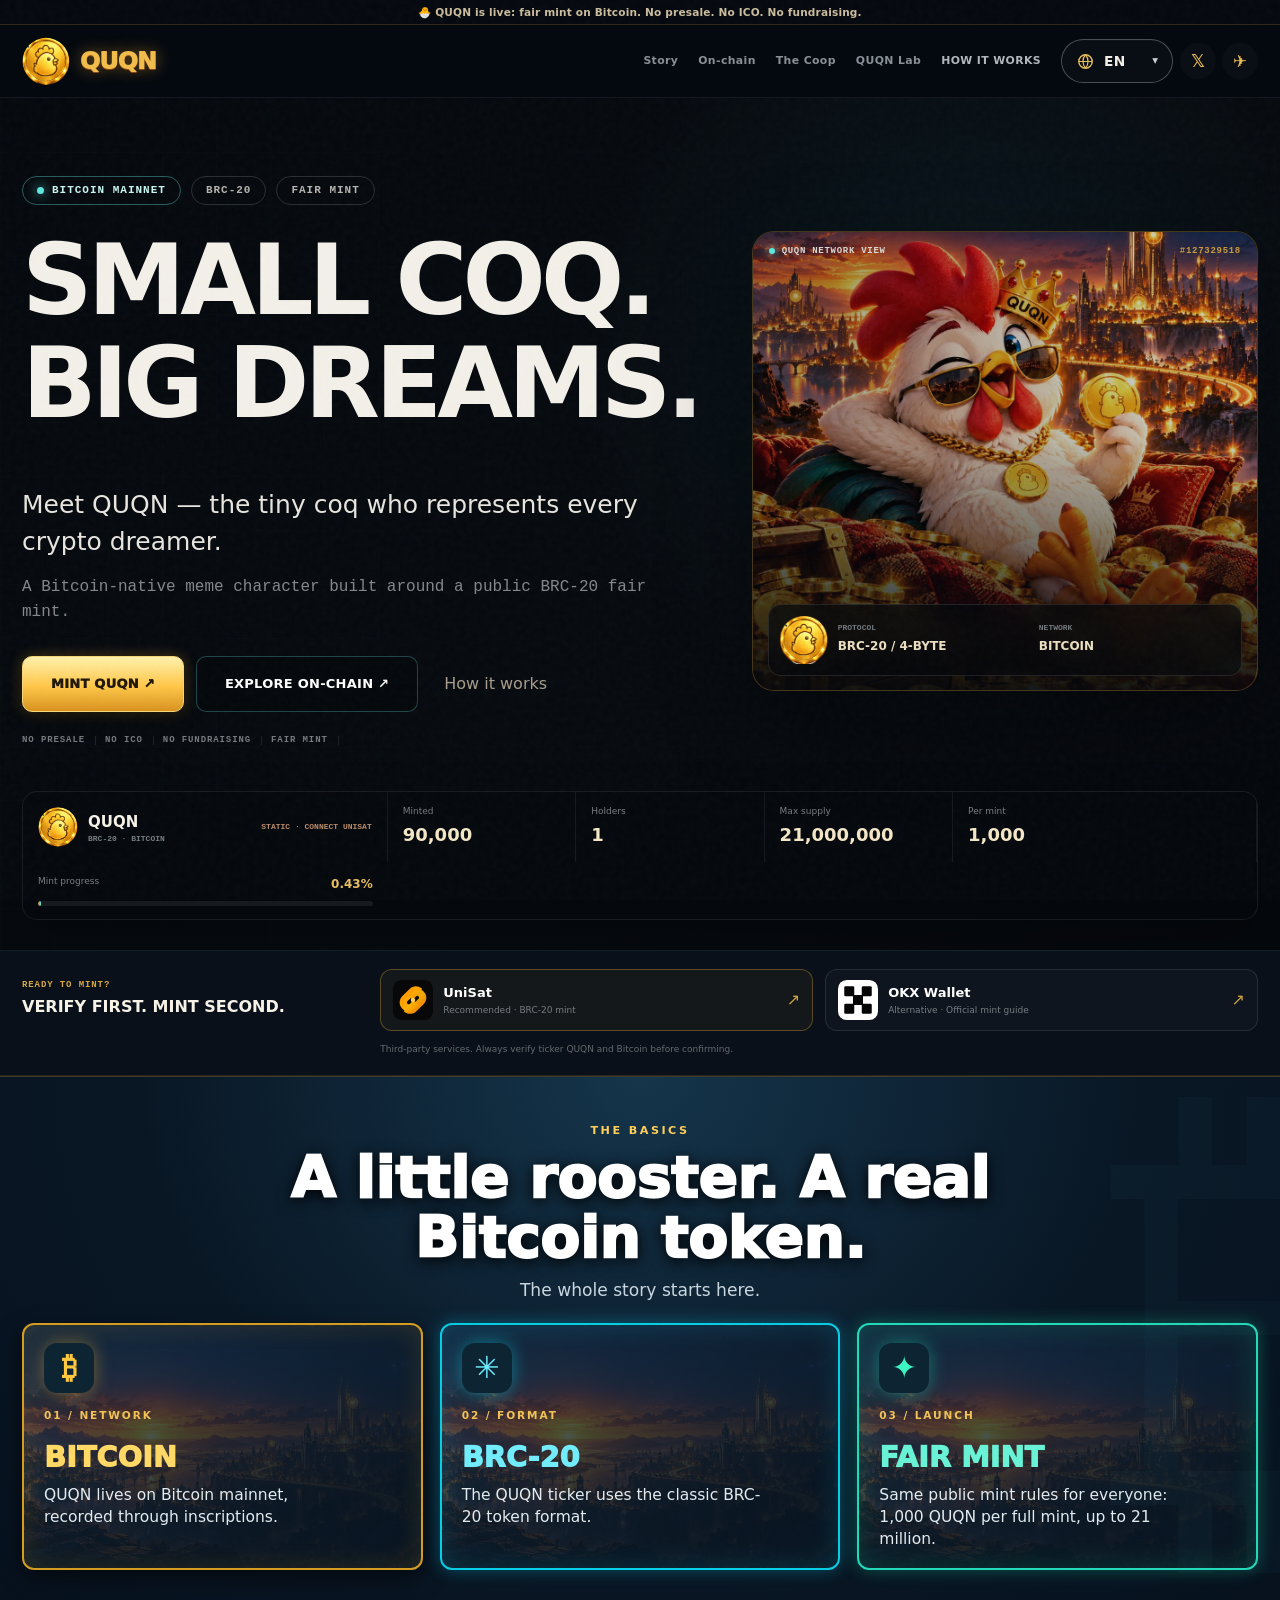
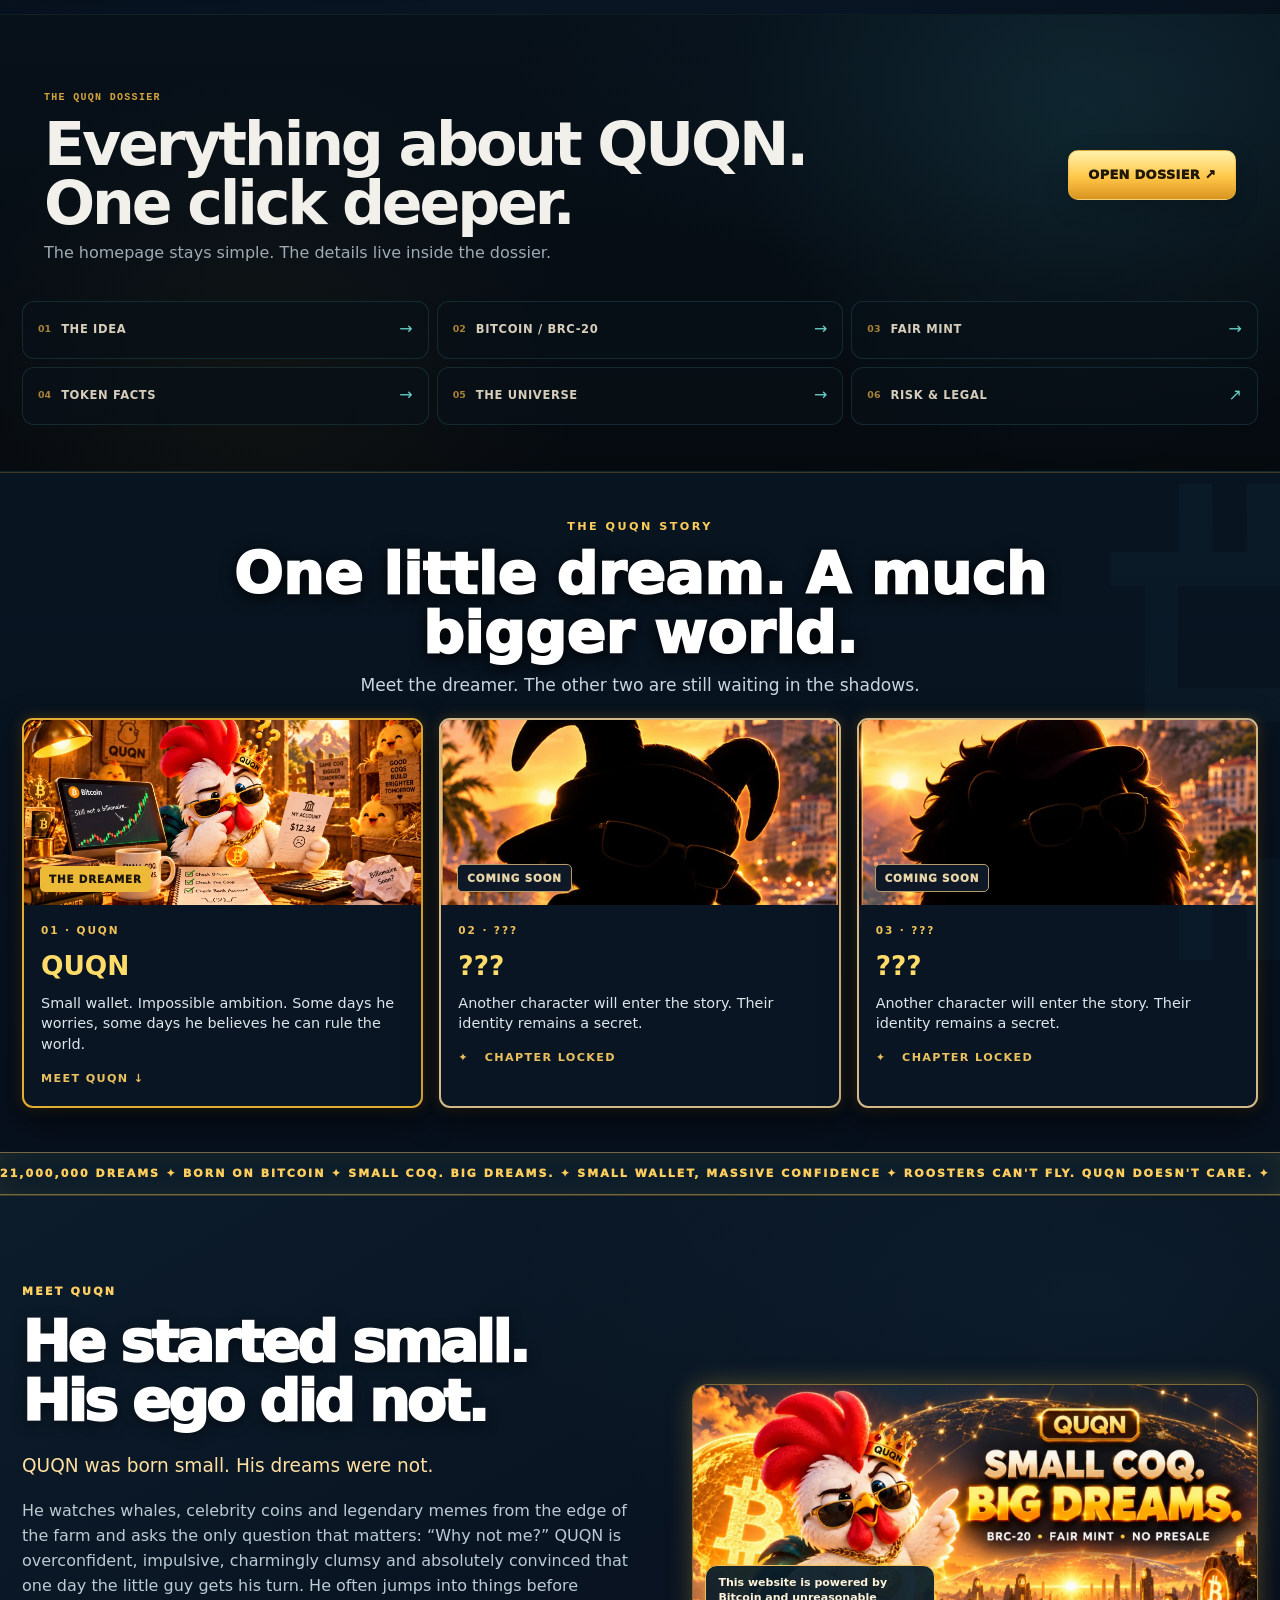
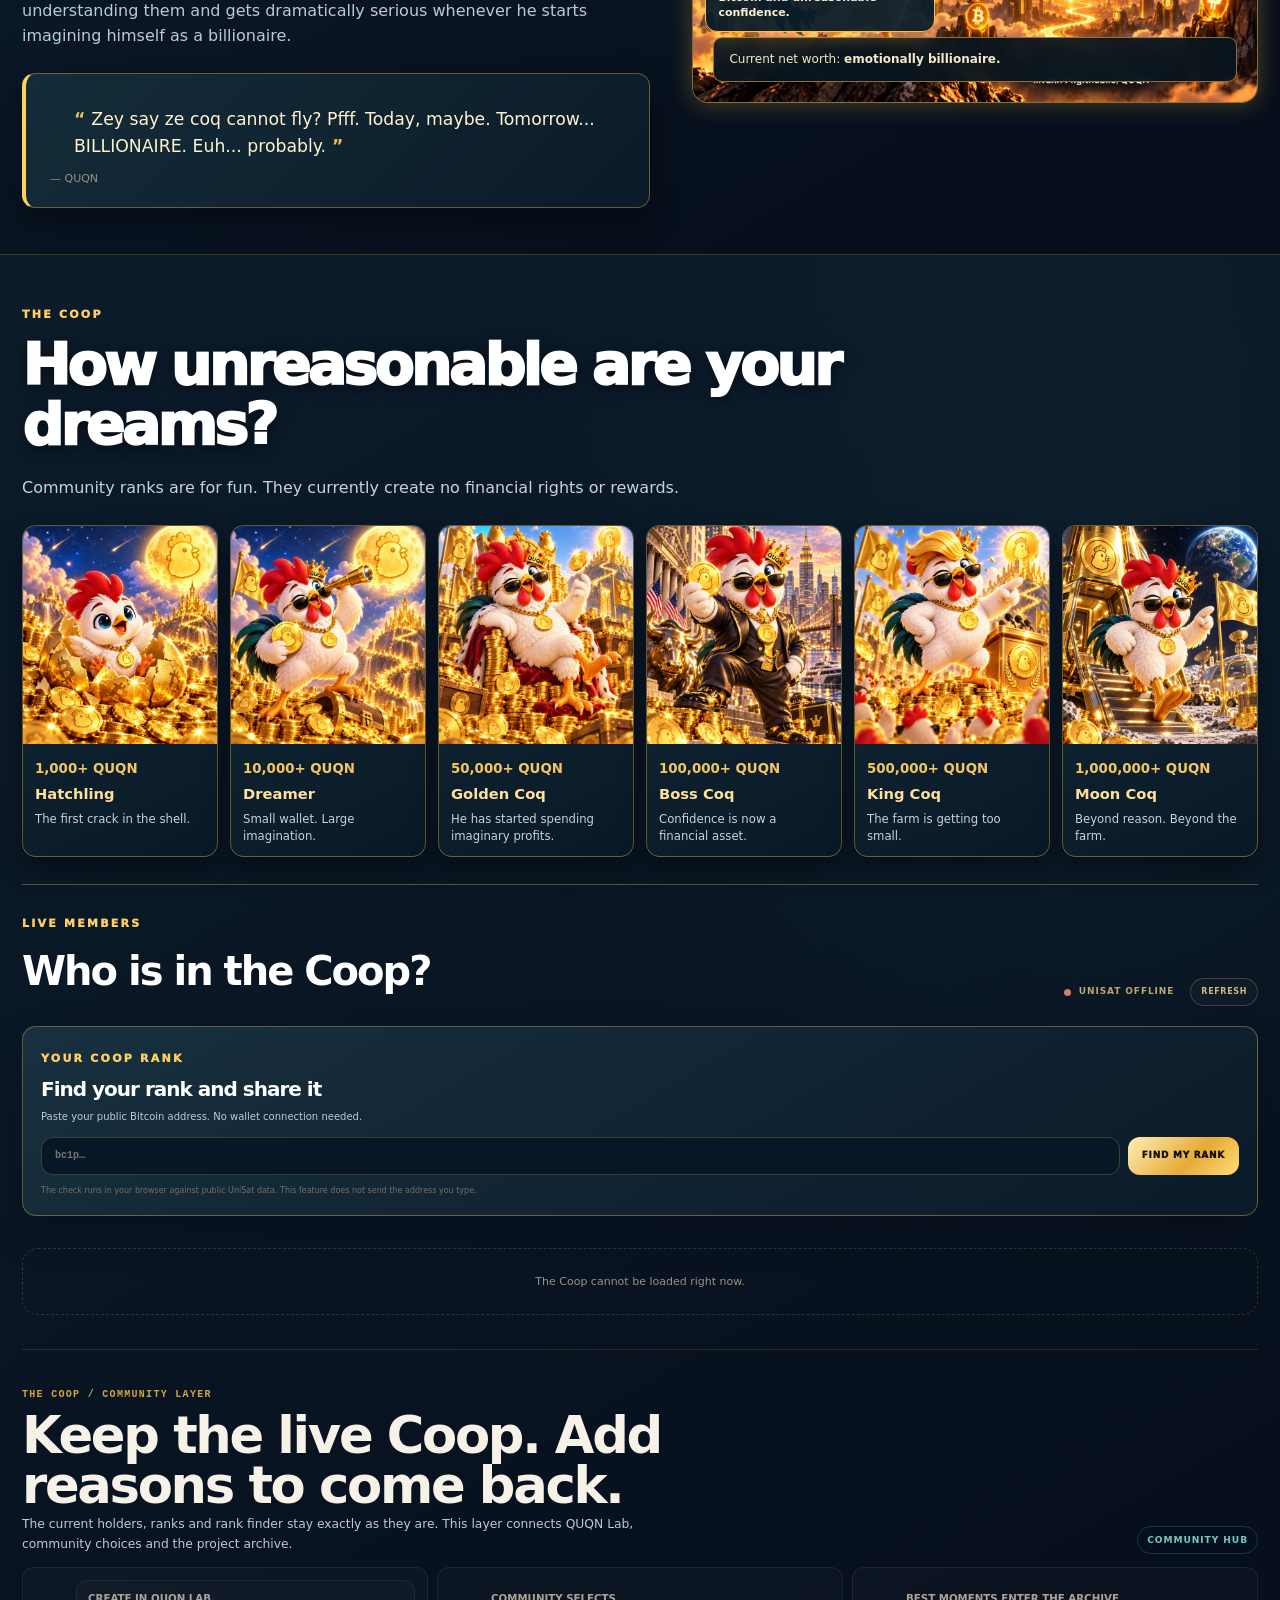
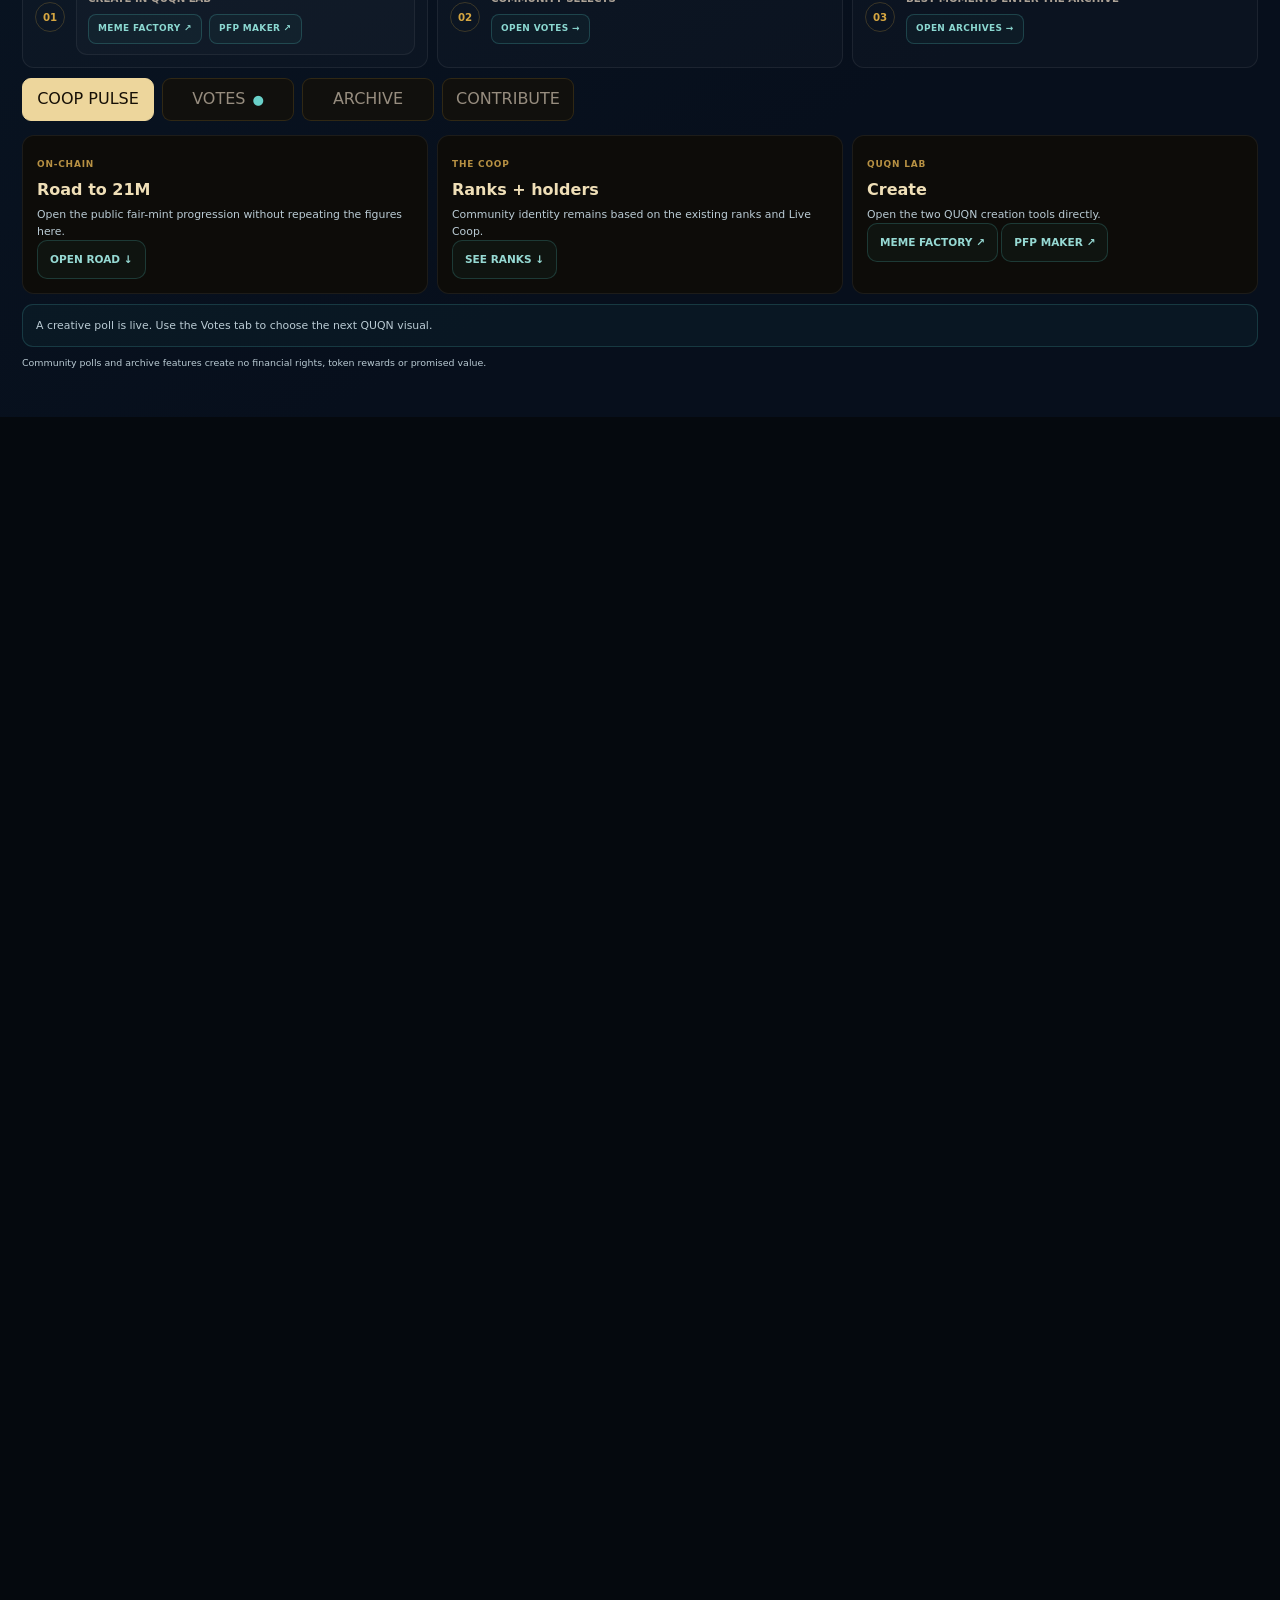
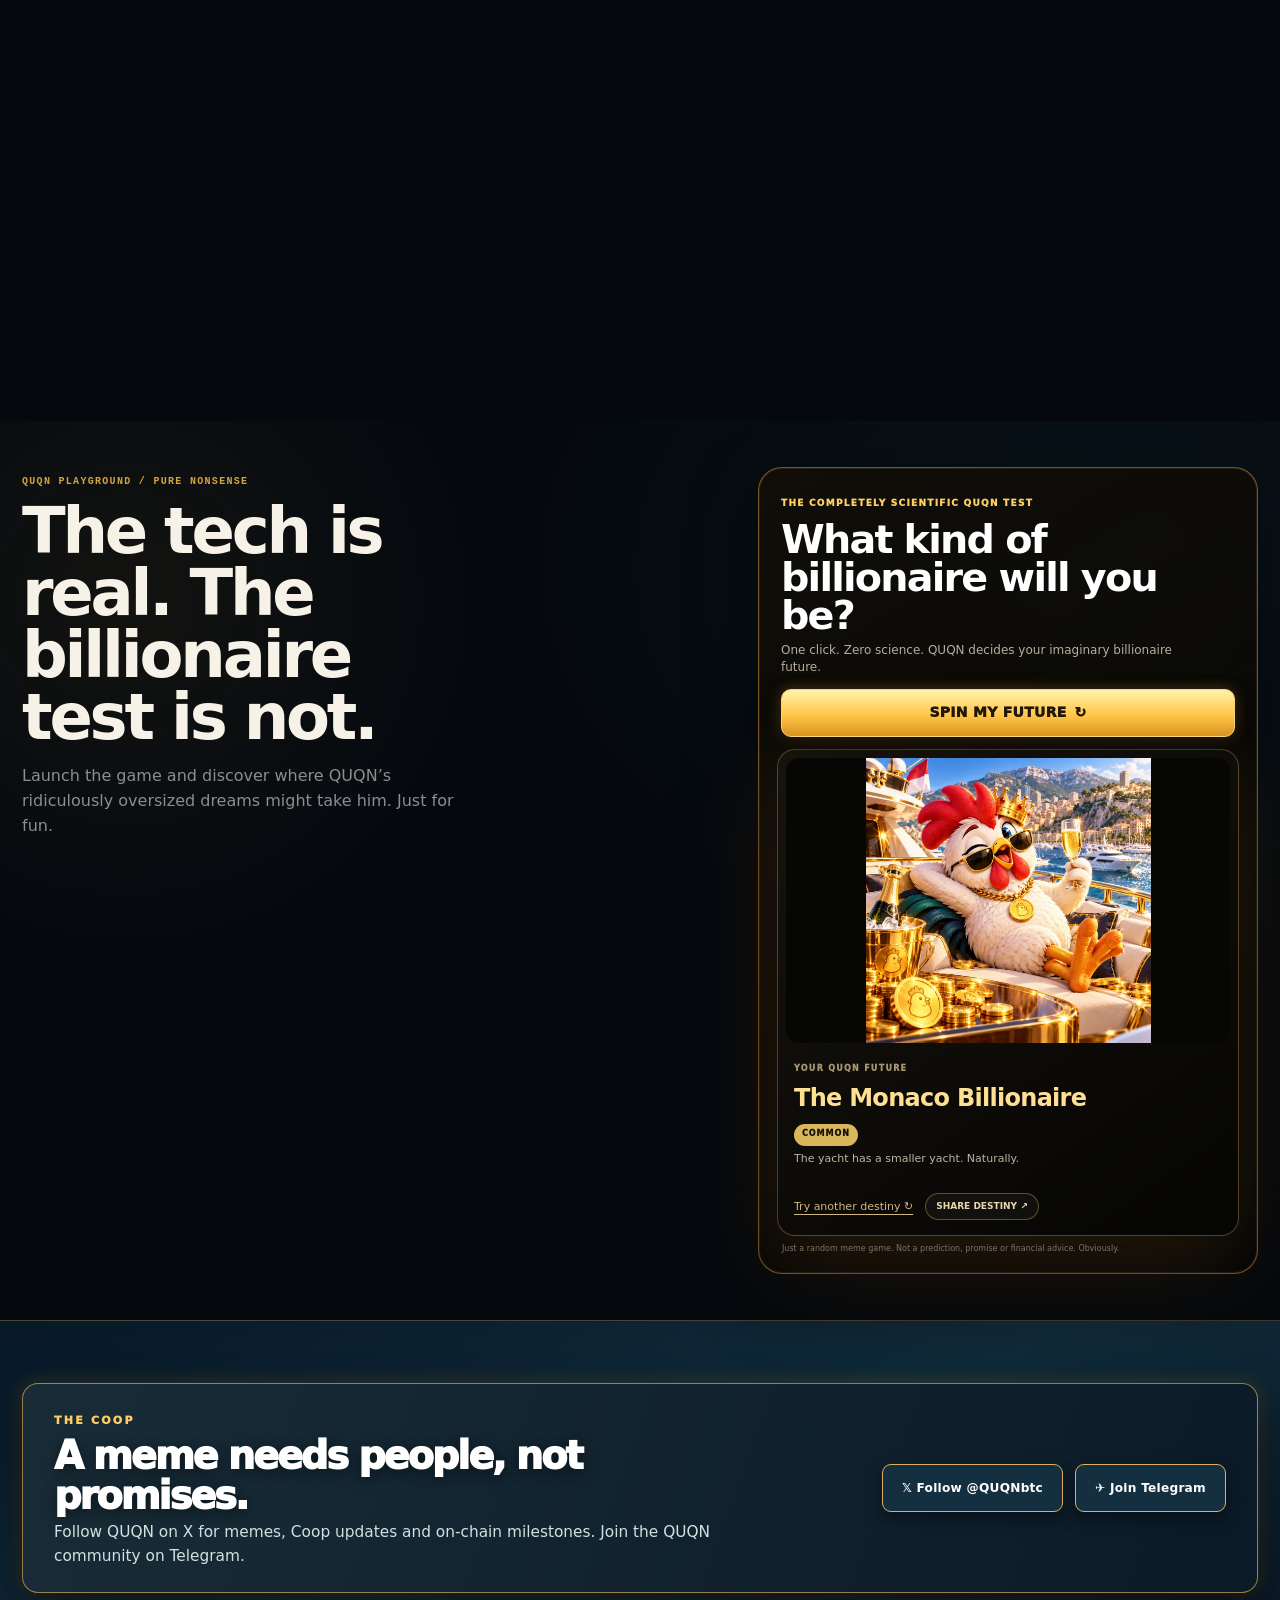
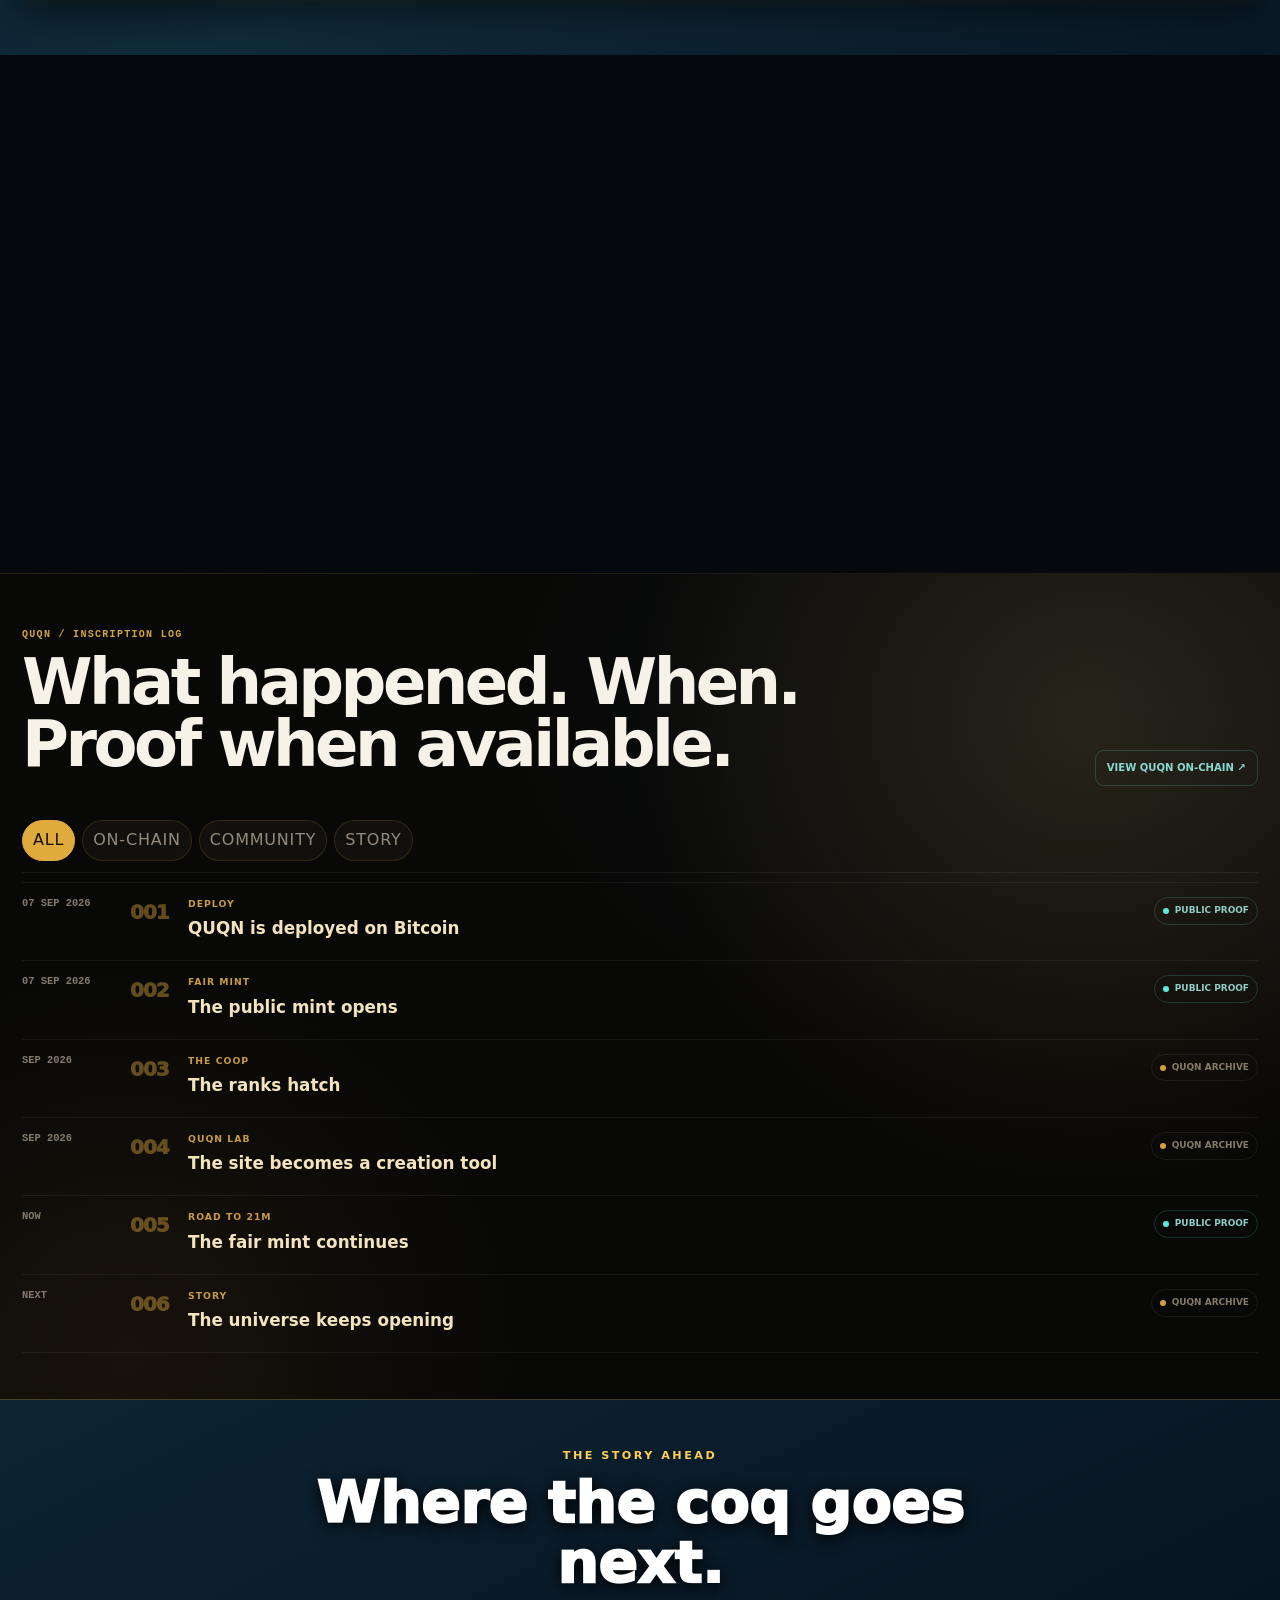
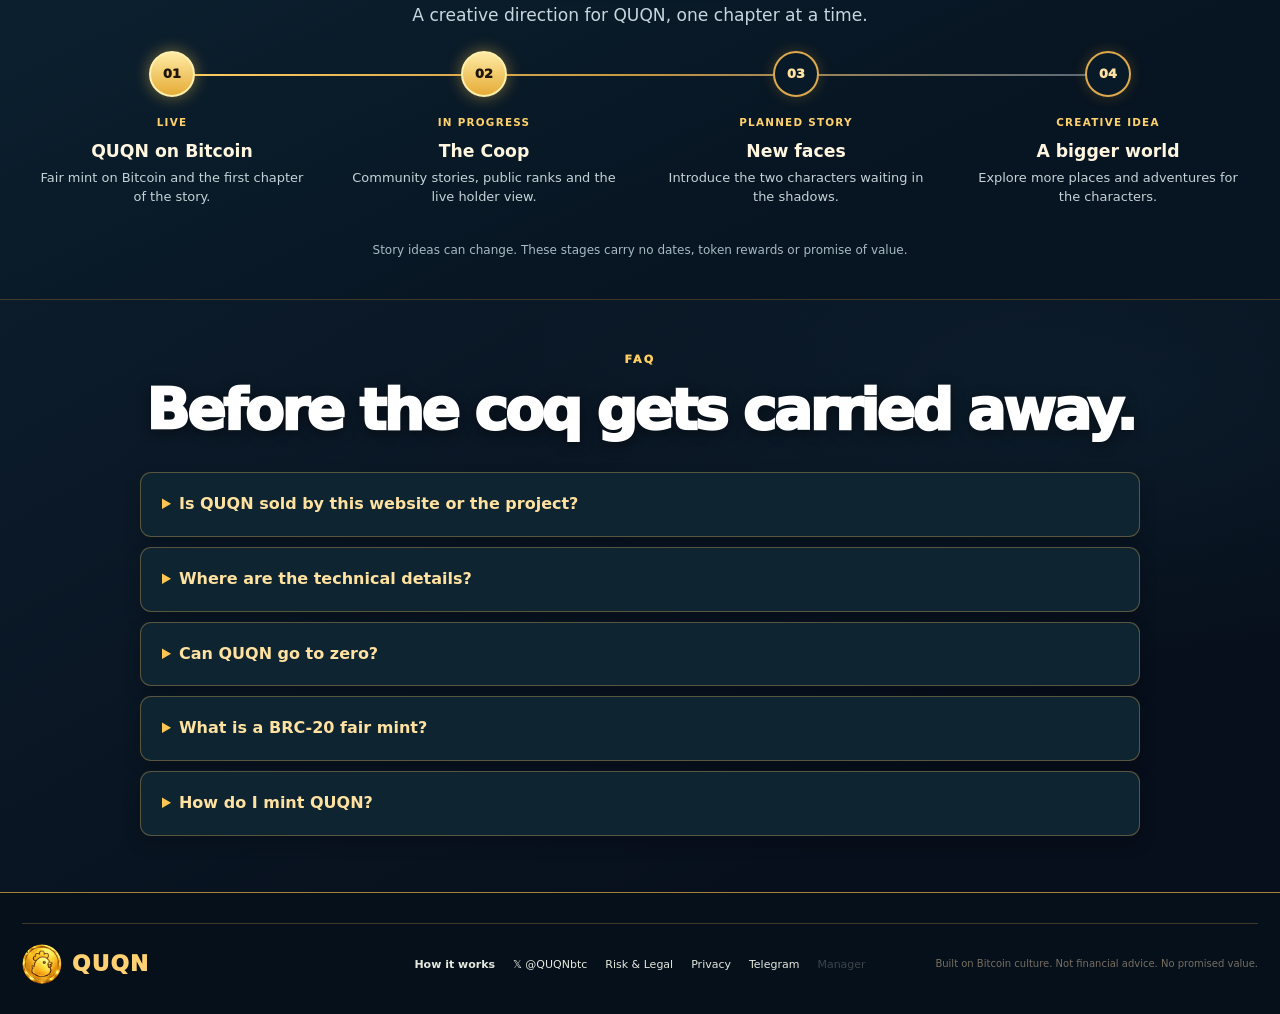
<file: dossier.html>
<!doctype html>
<html lang="en">
<head>
  <meta charset="utf-8">
  <meta name="robots" content="noindex">
  <meta name="viewport" content="width=device-width,initial-scale=1">
  <title>QUQN</title>
  <script>
    (function(){
      var key=(location.hash||'').replace('#','');
      var allowed=['idea','bitcoin','fair','token','universe'];
      var target='index.html#quqn-dossier';
      if(allowed.indexOf(key)!==-1){
        target='index.html?dossier='+encodeURIComponent(key)+'#quqn-dossier';
      }
      location.replace(target);
    })();
  </script>
</head>
<body></body>
</html>
</file>
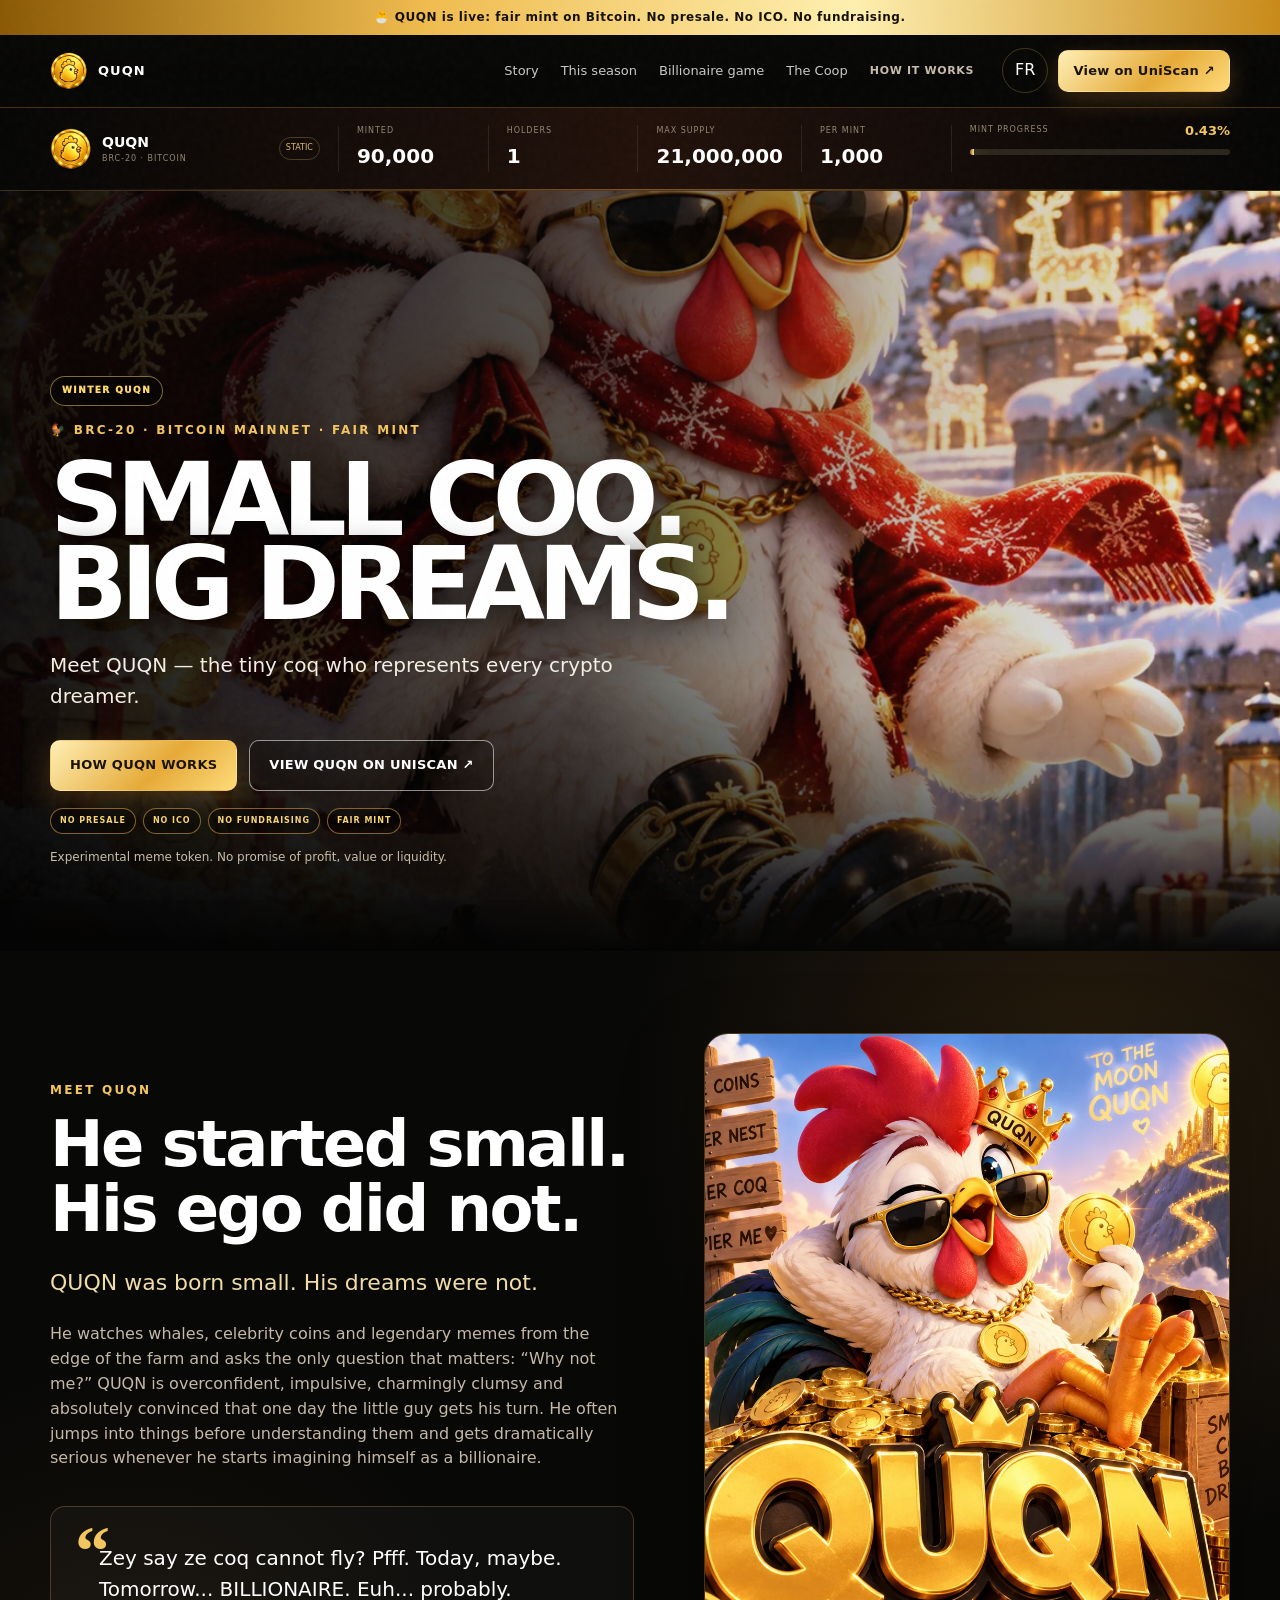
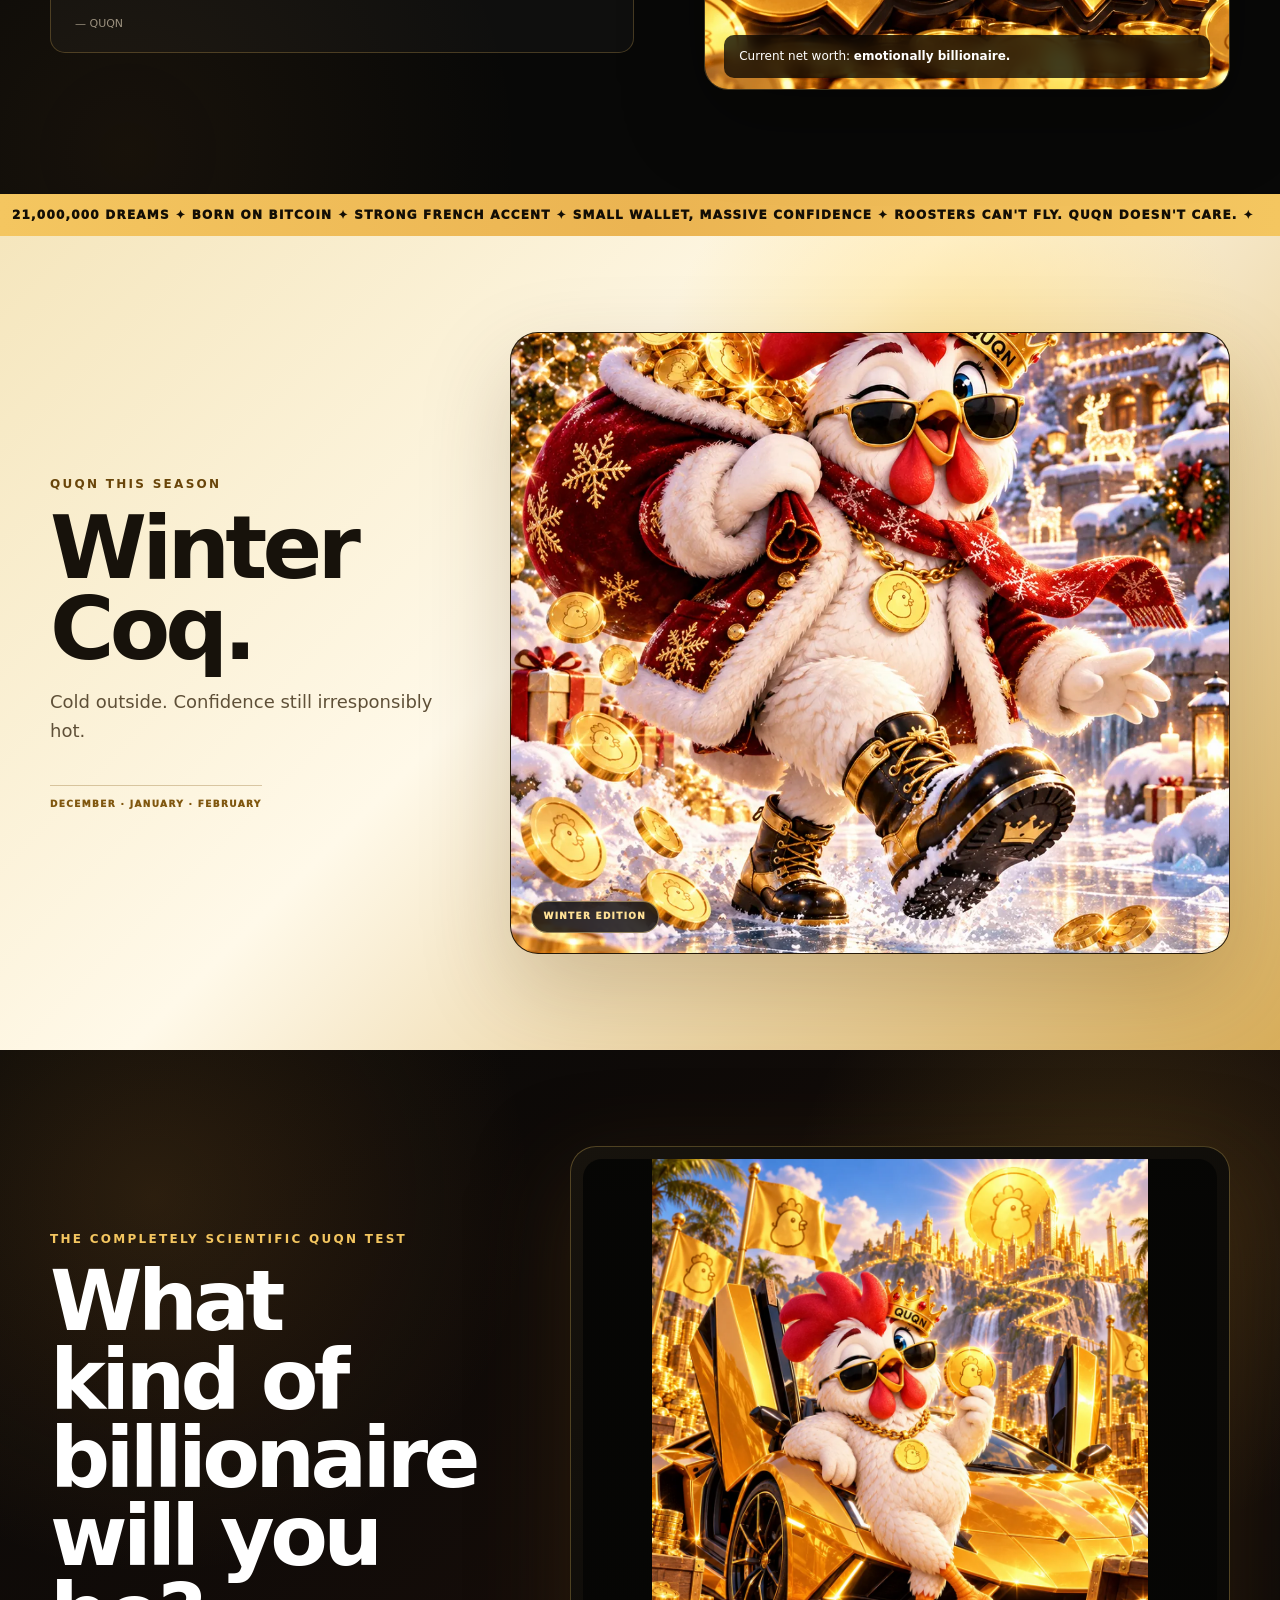
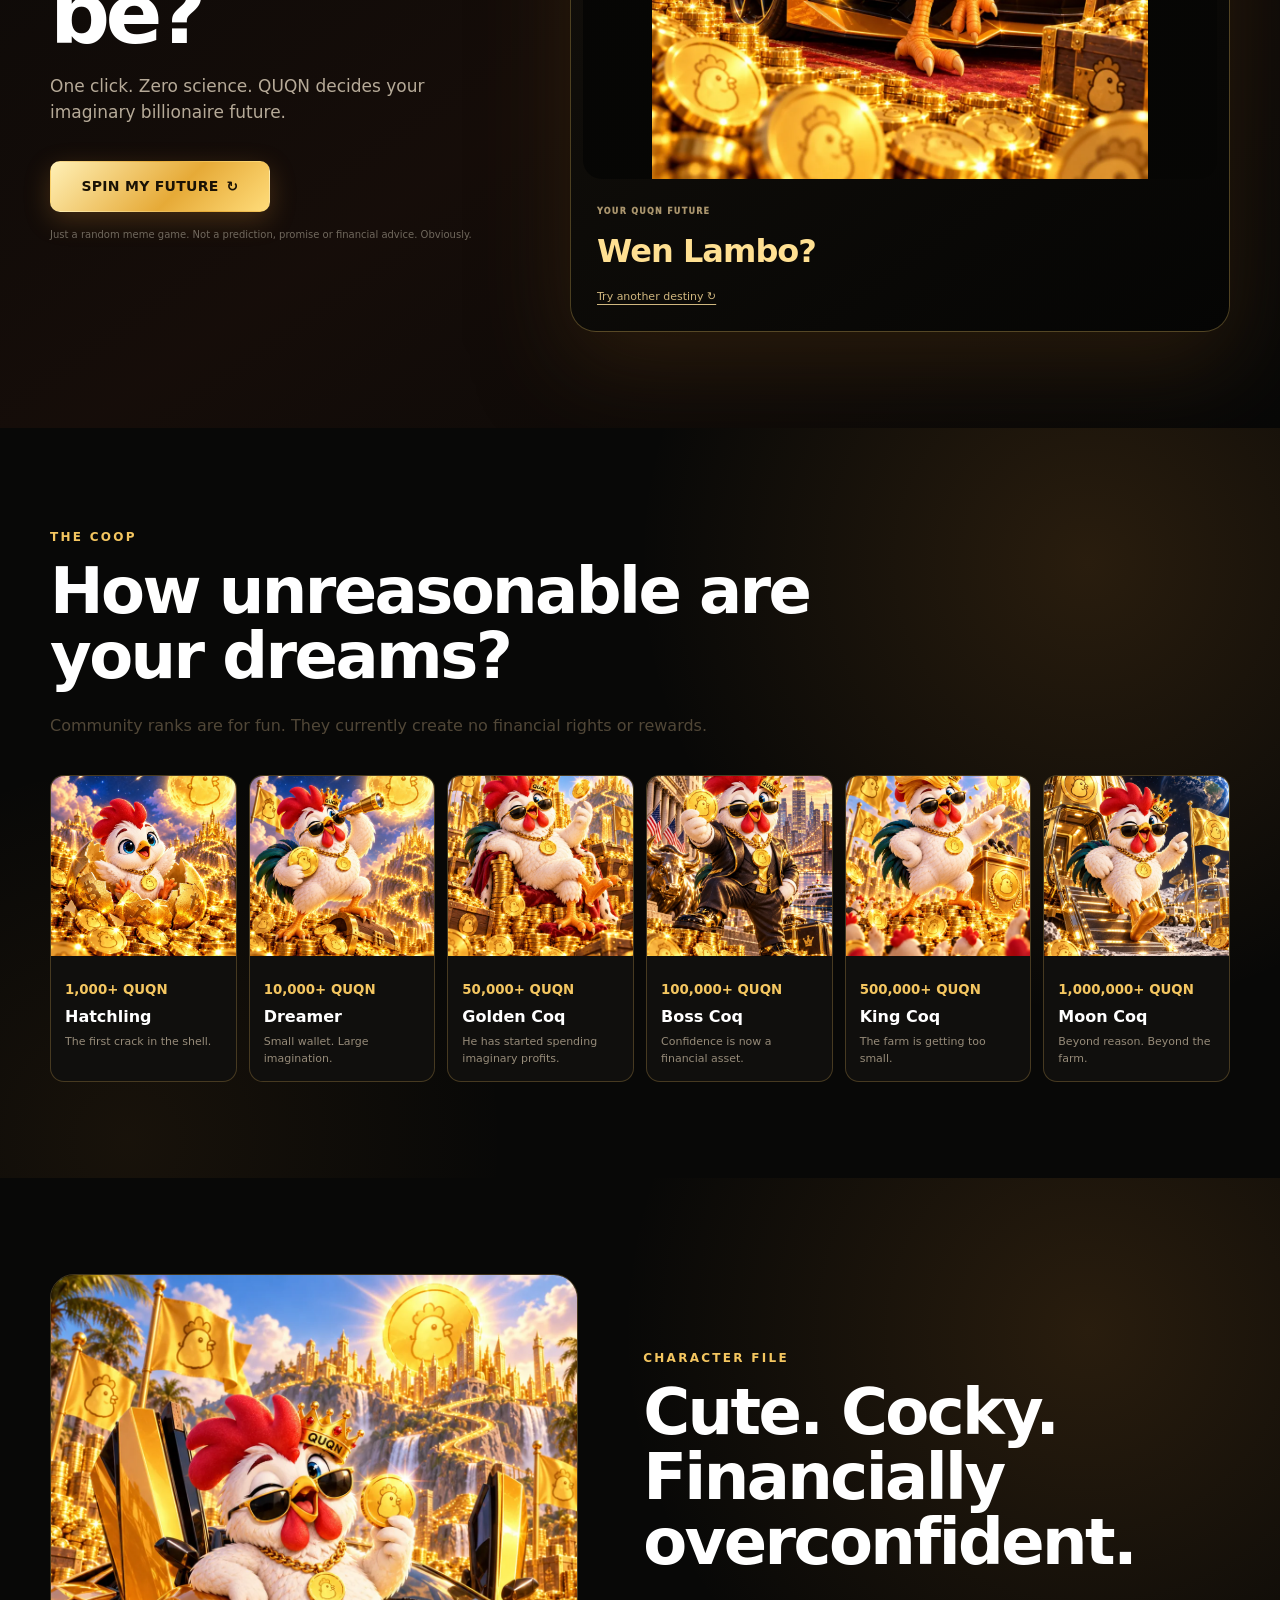
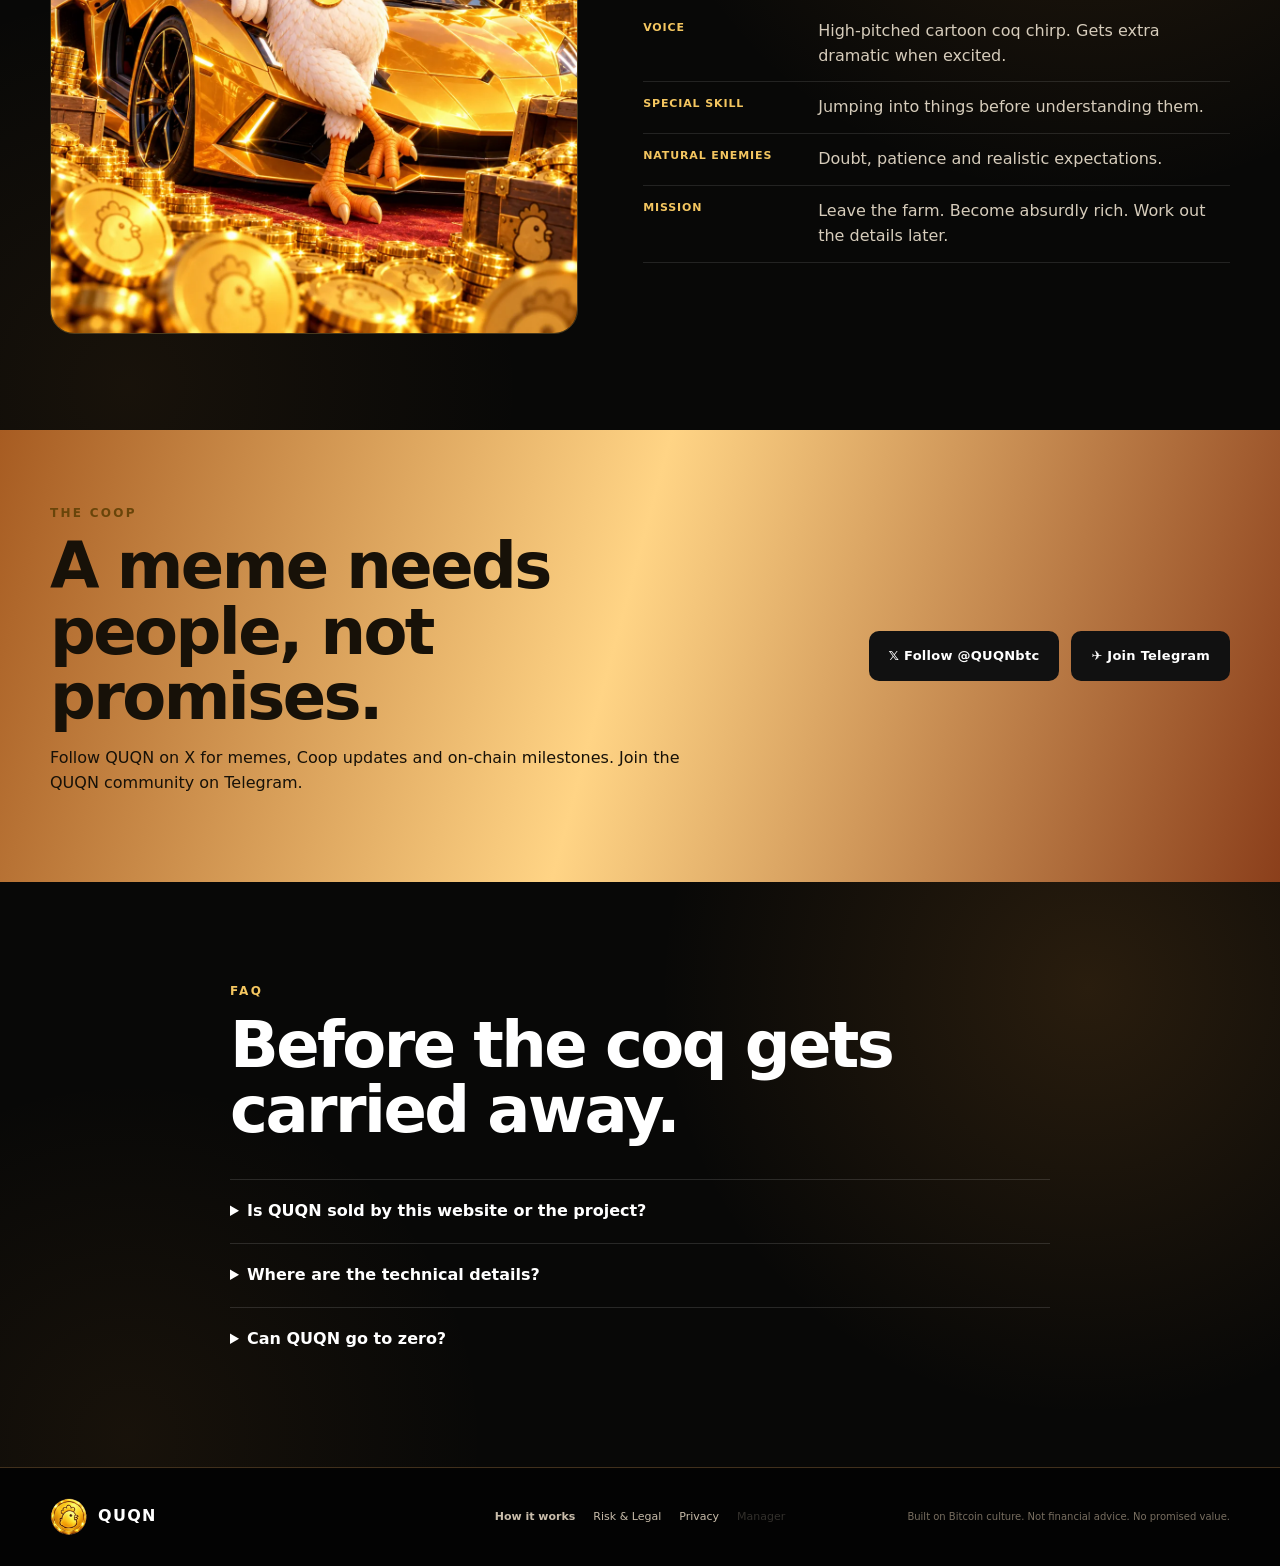
<file: index (1).html>
<!doctype html>
<html lang="en">
<head>
  <meta charset="utf-8">
  <meta name="viewport" content="width=device-width,initial-scale=1">
  <meta name="theme-color" content="#080705">
  <meta name="description" content="QUQN — Small Coq. Big Dreams. A fair-mint BRC-20 meme character on Bitcoin.">
  <meta property="og:title" content="QUQN — Small Coq. Big Dreams.">
  <meta property="og:description" content="The tiny French coq with completely unreasonable crypto ambitions.">
  <meta property="og:image" content="assets/hero.webp">
  <title>QUQN — Small Coq. Big Dreams.</title>
  <link rel="icon" href="assets/logo.webp" type="image/webp">
  <link rel="stylesheet" href="assets/css/style.css">
</head>
<body>
  <div class="noise" aria-hidden="true"></div>
  <div id="announcement" class="announcement"></div>

  <header class="site-header">
    <nav class="nav shell">
      <a class="brand" href="#top"><img src="assets/logo.webp" alt="QUQN"><span>QUQN</span></a>
      <div class="navlinks">
        <a href="#story" data-t="navStory">Story</a>
        <a href="#season" data-t="navSeason">This season</a>
        <a href="#billionaire" data-t="navGame">Billionaire game</a>
        <a href="#ranks" data-t="navRanks">The Coop</a>
        <button class="nav-guide" type="button" data-open-guide data-t="navGuide">How it works</button>
      </div>
      <div class="navtools"><button id="lang" class="chip">FR</button><a id="topUniscan" class="btn gold small" target="_blank" rel="noopener">View on UniScan ↗</a></div>
    </nav>
  </header>

  <main id="top">
    <!-- Important numbers first: compact and visible without turning the homepage into documentation. -->
    <section class="live-strip" aria-label="QUQN key figures">
      <div class="shell live-strip-inner">
        <div class="live-brand"><img src="assets/logo.webp" alt=""><span><b>QUQN</b><small>BRC-20 · BITCOIN</small></span><i id="syncState">STATIC</i></div>
        <div class="live-stat"><small data-t="minted">Minted</small><strong id="minted">90,000</strong></div>
        <div class="live-stat"><small data-t="holders">Holders</small><strong id="holders">1</strong></div>
        <div class="live-stat"><small data-t="max">Max supply</small><strong>21,000,000</strong></div>
        <div class="live-stat"><small data-t="perMint">Per mint</small><strong>1,000</strong></div>
        <div class="live-progress"><div><small data-t="progress">Mint progress</small><strong id="progressPct">0.43%</strong></div><div class="meter"><i id="meterFill"></i></div></div>
      </div>
    </section>

    <!-- The hero automatically changes with the Northern Hemisphere season. -->
    <section class="hero v4-hero">
      <div id="seasonHeroImage" class="hero-image"></div><div class="hero-overlay"></div>
      <div class="shell hero-layout v4-hero-layout">
        <div class="hero-copy">
          <div id="seasonPill" class="season-pill">AUTUMN QUQN</div>
          <div class="eyebrow">🐓 BRC-20 · BITCOIN MAINNET · FAIR MINT</div>
          <h1 id="heroTitle">SMALL COQ.<br><em>BIG DREAMS.</em></h1>
          <p id="heroSubtitle" class="hero-subtitle">Meet QUQN — the tiny French coq who represents every crypto dreamer with a small wallet and completely unreasonable ambition.</p>
          <div class="hero-actions">
            <button class="btn gold" type="button" data-open-guide data-t="howBtn">HOW QUQN WORKS</button>
            <a id="heroUniscan" class="btn outline" target="_blank" rel="noopener" data-t="viewBtn">VIEW QUQN ON UNISCAN ↗</a>
          </div>
          <div class="micro-facts"><span>NO PRESALE</span><span>NO ICO</span><span>NO FUNDRAISING</span><span>FAIR MINT</span></div>
          <p class="hero-warning" data-t="heroRisk">Experimental meme token. No promise of profit, value or liquidity.</p>
        </div>
      </div>
    </section>

    <section id="story" class="section black">
      <div class="shell split">
        <div class="copy"><span class="kicker" data-t="storyKicker">MEET QUQN</span><h2 data-t="storyTitle">He started small.<br>His ego did not.</h2><p id="storyLead" class="lead">QUQN was born small. His dreams were not.</p><p id="storyBody">He watches whales, celebrity coins and legendary memes from the edge of the farm and asks the only question that matters: ‘Why not me?’ QUQN is overconfident, impulsive, charmingly clumsy and absolutely convinced that one day the little guy gets his turn.</p><blockquote><b>“</b><p id="voiceQuote">Zey say ze coq cannot fly? Pfff. Today, maybe. Tomorrow... BILLIONAIRE. Euh... probably.</p><footer data-t="voiceNote">— QUQN, in aggressively French English.</footer></blockquote></div>
        <figure class="feature-img"><img src="assets/mascot.webp" alt="QUQN mascot"><figcaption data-t="netWorth">Current net worth: <strong>emotionally billionaire.</strong></figcaption></figure>
      </div>
    </section>

    <section class="ticker"><div>21,000,000 DREAMS ✦ BORN ON BITCOIN ✦ STRONG FRENCH ACCENT ✦ SMALL WALLET, MASSIVE CONFIDENCE ✦ ROOSTERS CAN'T FLY. QUQN DOESN'T CARE. ✦</div></section>

    <!-- Seasonal editorial card -->
    <section id="season" class="section seasonal-section">
      <div class="shell seasonal-grid">
        <div class="seasonal-copy">
          <span class="kicker dark" data-t="seasonKicker">QUQN THIS SEASON</span>
          <h2 id="seasonTitle">Autumn Coq.</h2>
          <p id="seasonText">The leaves are falling. QUQN is calling them unrealised profits.</p>
          <span id="seasonDates" class="season-dates">SEPTEMBER · OCTOBER · NOVEMBER</span>
        </div>
        <figure class="season-frame"><img id="seasonImage" alt="QUQN seasonal edition"><figcaption id="seasonCaption">AUTUMN EDITION</figcaption></figure>
      </div>
    </section>

    <!-- Roulette: every visible gallery image can become a result. -->
    <section id="billionaire" class="section billionaire-game">
      <div class="shell game-layout">
        <div class="game-copy">
          <span class="kicker" data-t="gameKicker">THE COMPLETELY SCIENTIFIC QUQN TEST</span>
          <h2 data-t="gameTitle">What kind of billionaire will you be?</h2>
          <p data-t="gameIntro">One click. Zero science. QUQN decides your imaginary billionaire future.</p>
          <button id="spinFuture" class="btn gold game-button" type="button"><span data-t="gameButton">SPIN MY FUTURE</span> ↻</button>
          <p class="game-disclaimer" data-t="gameDisclaimer">Just a random meme game. Not a prediction, promise or financial advice. Obviously.</p>
        </div>
        <div id="futureCard" class="future-card" aria-live="polite">
          <div class="future-stage">
            <img id="futureImage" src="assets/gallery/le-roi-coq-et-la-supercar-doree.webp" alt="QUQN billionaire future">
            <div id="spinFX" class="spin-fx" aria-hidden="true"><span>🪙</span><span>👑</span><span>🐓</span><span>💰</span></div>
          </div>
          <div class="future-result"><small data-t="yourFuture">YOUR QUQN FUTURE</small><h3 id="futureTitle">Wen Lambo?</h3><button id="spinAgain" class="text-button" type="button" data-t="spinAgain">Try another destiny ↻</button></div>
        </div>
      </div>
    </section>

    <section id="ranks" class="section black">
      <div class="shell"><div class="section-head"><span class="kicker" data-t="coopKicker">THE COOP</span><h2 data-t="coopTitle">How unreasonable are your dreams?</h2><p data-t="coopIntro">Community ranks are for fun. They currently create no financial rights or rewards.</p></div><div id="rankGrid" class="rank-grid"></div></div>
    </section>

    <section class="section black persona"><div class="shell persona-grid"><img src="assets/gallery/le-roi-coq-et-la-supercar-doree.webp" alt="QUQN with a golden supercar"><div><span class="kicker" data-t="personaKicker">CHARACTER FILE</span><h2 data-t="personaTitle">Cute. French. Financially overconfident.</h2><dl><div><dt data-t="voice">Voice</dt><dd data-t="voiceV">High-pitched chicken voice + very strong French accent. Suddenly deep when excited.</dd></div><div><dt data-t="skill">Special skill</dt><dd data-t="skillV">Jumping into things before understanding them.</dd></div><div><dt data-t="enemy">Natural enemies</dt><dd data-t="enemyV">Doubt, patience and realistic expectations.</dd></div><div><dt data-t="mission">Mission</dt><dd data-t="missionV">Leave the farm. Become absurdly rich. Work out the details later.</dd></div></dl></div></div></section>

    <section id="community" class="community"><div class="shell community-box"><div><span class="kicker dark">THE COOP</span><h2 data-t="communityTitle">A meme needs people, not promises.</h2><p data-t="communityBody">X is for memes and QUQN’s terrible financial confidence. Telegram is for the Coop. Social links appear here once the official accounts are created.</p></div><div id="socialButtons" class="social-buttons"></div></div></section>

    <section id="faq" class="section black faq"><div class="shell narrow"><div class="section-head"><span class="kicker">FAQ</span><h2 data-t="faqTitle">Before the coq gets carried away.</h2></div>
      <details><summary data-t="q1">Is QUQN sold by this website or the project?</summary><p data-t="a1">No. The website does not sell QUQN, connect to wallets, custody funds or receive payments for the token.</p></details>
      <details><summary data-t="q2">Where are the technical details?</summary><p><button class="inline-guide" type="button" data-open-guide data-t="faqGuide">Open the complete fair-mint & beginner guide →</button></p></details>
      <details><summary data-t="q3">Can QUQN go to zero?</summary><p data-t="a3">Yes. QUQN is experimental and highly speculative. It can have no market or value.</p></details>
    </div></section>
  </main>

  <footer class="footer"><div class="shell footer-grid"><div class="brand"><img src="assets/logo.webp" alt="QUQN"><span>QUQN</span></div><div><button class="footer-guide" type="button" data-open-guide data-t="navGuide">How it works</button><a href="legal.html">Risk & Legal</a><a href="legal.html#privacy">Privacy</a><a href="manager.html" class="admin-link">Manager</a></div><p>Built on Bitcoin culture. Not financial advice. No promised value.</p></div></footer>

  <!-- Full technical journey, hidden until a visitor asks for it. -->
  <dialog id="guideModal" class="guide-modal">
    <div class="guide-shell">
      <div class="guide-top"><div class="brand"><img src="assets/logo.webp" alt=""><span>QUQN</span></div><button id="guideClose" class="guide-close" type="button" aria-label="Close">×</button></div>
      <div class="guide-hero"><span class="kicker dark" data-t="guideKicker">HOW QUQN WORKS</span><h2 data-t="guideTitle">From zero to your first QUQN.</h2><p id="beginnerLead">Never used a Bitcoin wallet? No problem. Follow these steps slowly. You do not send money to QUQN, and QUQN will never ask for your recovery phrase.</p><blockquote class="coq-tip"><b>“</b><p id="beginnerQuote">First time? Euh… perfect. We go slowly. Even ze coq managed it.</p><footer>— QUQN</footer></blockquote></div>

      <section class="guide-fair"><div><small data-t="fairLabel">FAIR MINT FACTS</small><h3 data-t="fairTitle">No sale by the project. No fundraising.</h3></div><div class="fair-facts"><span>NO PRESALE</span><span>NO ICO</span><span>NO CREATOR MINT FEE</span><span>NO FUNDRAISING</span></div><p data-t="fairNote">QUQN does not sell tokens or receive fees, commissions, money, personal data or other benefits from prospective holders in exchange for QUQN. Bitcoin network and third-party service fees, if any, are paid outside this website and are not received by QUQN.</p></section>

      <div class="guide-steps">
        <article><b>1</b><div><small data-t="b1Label">GET A WALLET</small><h3 data-t="b1Title">Install an official compatible Bitcoin wallet</h3><p data-t="b1Body">UniSat Wallet is one option. Download it only from the official UniSat website.</p><a id="walletDownload" target="_blank" rel="noopener" data-t="walletDownload">Official UniSat Wallet download ↗</a></div></article>
        <article><b>2</b><div><small data-t="b2Label">PROTECT THE KEYS</small><h3 data-t="b2Title">Create the wallet and secure the recovery phrase</h3><p data-t="b2Body">Your recovery phrase controls the wallet. Write it down offline. Never send it to anyone.</p><strong class="danger-line" data-t="seedWarning">⚠ Never screenshot, photograph, email or cloud-save your recovery phrase.</strong></div></article>
        <article><b>3</b><div><small data-t="b3Label">ADD BTC FOR FEES</small><h3 data-t="b3Title">Put a small amount of BTC in your wallet</h3><p data-t="b3Body">Minting uses the Bitcoin network and a third-party inscription service, so fees apply. These fees do not go to QUQN.</p></div></article>
        <article><b>4</b><div><small data-t="b4Label">VERIFY BEFORE YOU CLICK</small><h3 data-t="b4Title">Open the exact QUQN page on UniScan</h3><div class="token-fingerprint"><span><small>TICKER</small><strong>QUQN</strong></span><span><small>NETWORK</small><strong>Bitcoin</strong></span><span><small>MAX</small><strong>21,000,000</strong></span><span><small>PER MINT</small><strong>1,000</strong></span><span><small>INSCRIPTION #</small><strong>127329518</strong></span></div><a id="beginnerUniscan" target="_blank" rel="noopener" data-t="openExact">Open exact QUQN page ↗</a></div></article>
        <article><b>5</b><div><small data-t="b5Label">HATCH QUQN</small><h3 data-t="b5Title">Choose how many mints you want</h3><p data-t="b5Body">Verify “4-byte”, ticker QUQN and 1,000 QUQN per mint. Review the receiving address and all fees before submitting.</p><div class="mint-calc"><label for="mintCount" data-t="calcLabel">Number of mints</label><input id="mintCount" type="number" min="1" max="21000" value="1" inputmode="numeric"><div><span data-t="calcGets">That corresponds to</span><strong id="mintCalcResult">1,000 QUQN</strong></div></div><a id="officialMintGuide" target="_blank" rel="noopener" data-t="officialGuide">Read UniSat’s official mint guide ↗</a></div></article>
        <article><b>6</b><div><small data-t="b6Label">WAIT & CHECK</small><h3 data-t="b6Title">Wait for Bitcoin confirmation, then check your wallet</h3><p data-t="b6Body">Bitcoin transactions are not instant. Never pay somebody in a private message to “unlock” or “release” your QUQN.</p></div></article>
      </div>

      <div class="guide-safety"><span>🔐</span><div><small data-t="safetyKicker">THE ONE RULE TO REMEMBER</small><h3 data-t="safetyTitle">Your recovery phrase is never needed to mint QUQN.</h3><p data-t="safetyBody">If anyone asks for it, stop.</p></div></div>
      <div class="guide-actions"><a id="guideUniscan" class="btn dark" target="_blank" rel="noopener">Verify QUQN on UniScan ↗</a><a id="unisatCta" class="btn outline-dark" target="_blank" rel="noopener">Open UniSat BRC-20 mint ↗</a><a href="legal.html#mica" class="text-button" data-t="fairLegal">Read the legal & MiCA note →</a></div>
    </div>
  </dialog>

  <div id="lightbox" class="lightbox" aria-hidden="true"><button id="lightboxClose" aria-label="Close">×</button><img id="lightboxImg" alt=""><span id="lightboxTitle"></span></div>
  <script src="assets/js/app.js" defer></script>
</body></html>
</file>
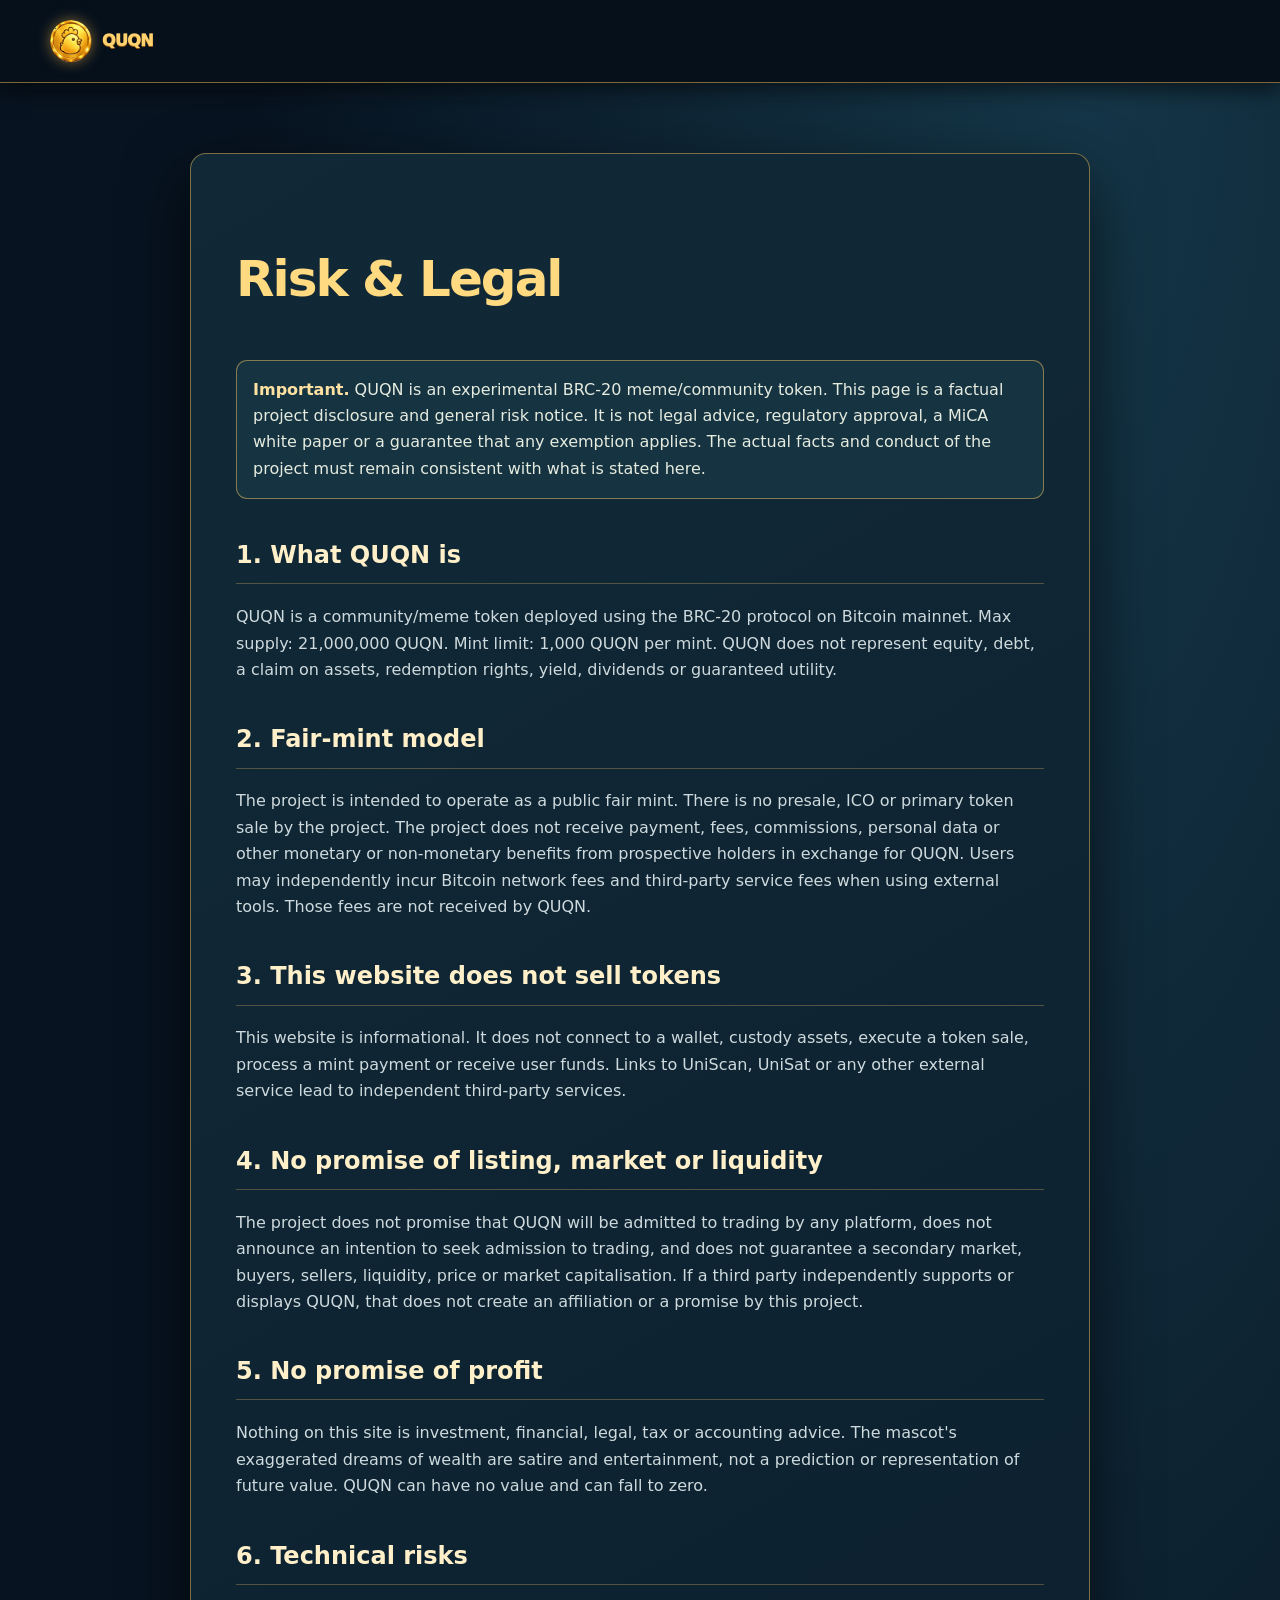
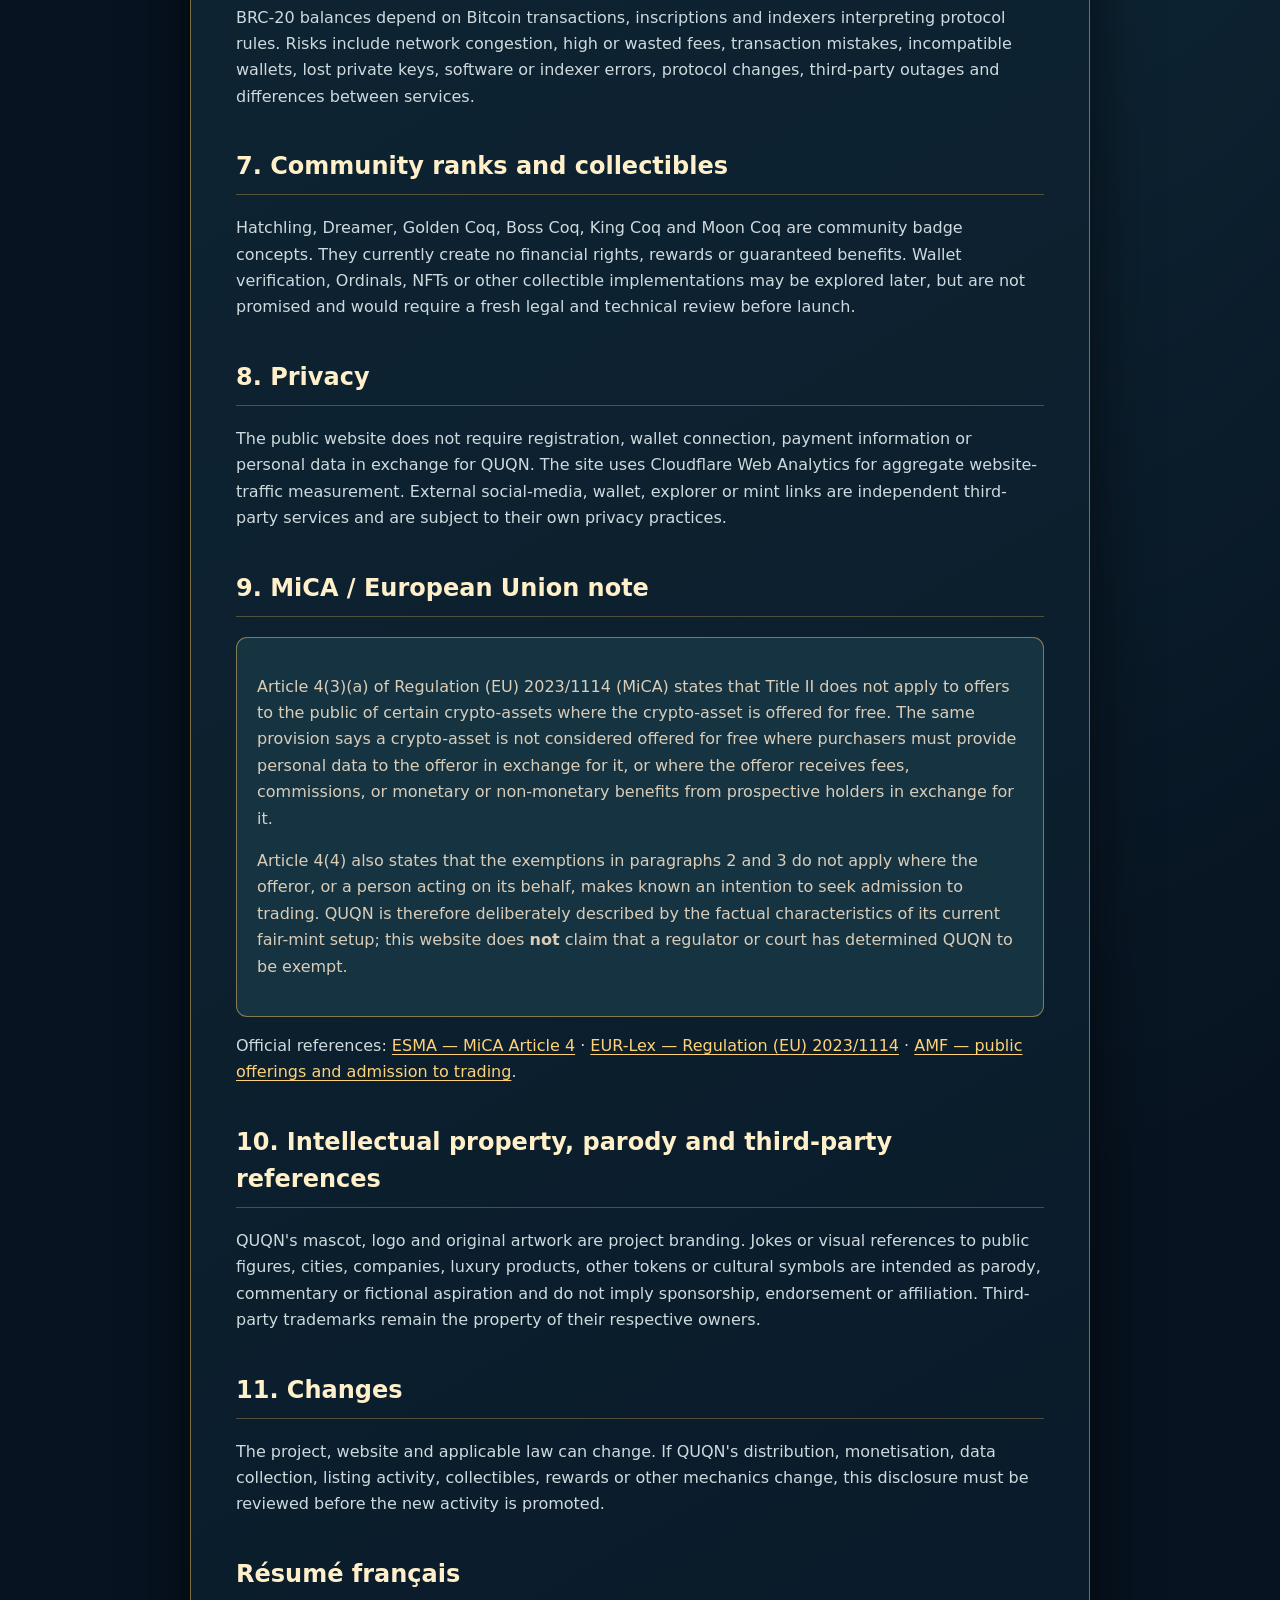
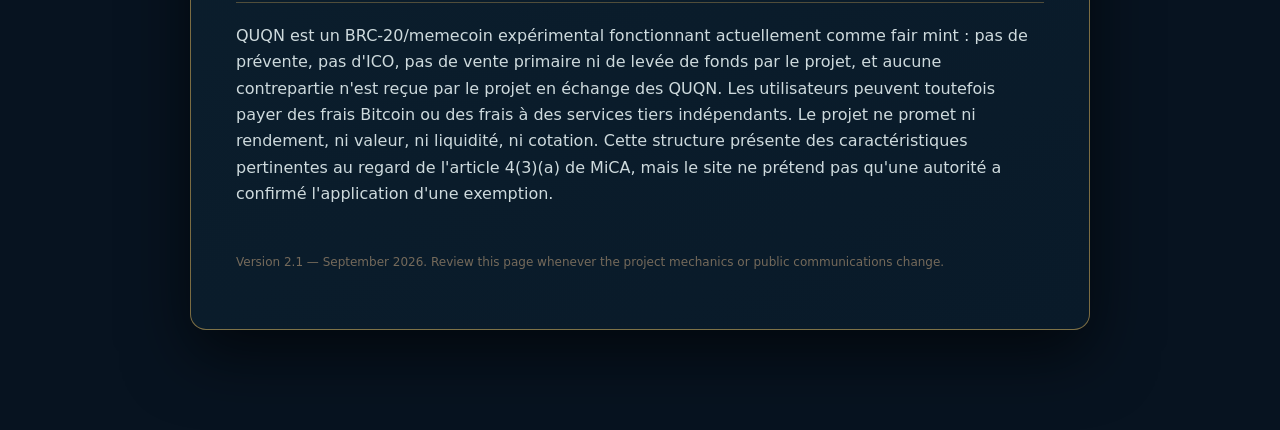
<file: legal.html>
<!doctype html><html lang="en"><head><meta charset="utf-8"><meta name="viewport" content="width=device-width,initial-scale=1"><meta name="theme-color" content="#080705"><title>QUQN — Risk & Legal</title><link rel="icon" href="assets/quqn-token.png" type="image/png"><link rel="stylesheet" href="assets/css/style.css"><link rel="stylesheet" href="assets/css/uniform-internal.css"></head>
<body class="legal-body"><header class="legal-top"><div class="shell"><a class="brand" href="index.html"><img src="assets/quqn-token.png" alt="QUQN"><span>QUQN</span></a></div></header><main class="legal-main"><article class="legal-card">
<h1>Risk & Legal</h1><p class="notice"><strong>Important.</strong> QUQN is an experimental BRC-20 meme/community token. This page is a factual project disclosure and general risk notice. It is not legal advice, regulatory approval, a MiCA white paper or a guarantee that any exemption applies. The actual facts and conduct of the project must remain consistent with what is stated here.</p>
<h2>1. What QUQN is</h2><p>QUQN is a community/meme token deployed using the BRC-20 protocol on Bitcoin mainnet. Max supply: 21,000,000 QUQN. Mint limit: 1,000 QUQN per mint. QUQN does not represent equity, debt, a claim on assets, redemption rights, yield, dividends or guaranteed utility.</p>
<h2>2. Fair-mint model</h2><p>The project is intended to operate as a public fair mint. There is no presale, ICO or primary token sale by the project. The project does not receive payment, fees, commissions, personal data or other monetary or non-monetary benefits from prospective holders in exchange for QUQN. Users may independently incur Bitcoin network fees and third-party service fees when using external tools. Those fees are not received by QUQN.</p>
<h2>3. This website does not sell tokens</h2><p>This website is informational. It does not connect to a wallet, custody assets, execute a token sale, process a mint payment or receive user funds. Links to UniScan, UniSat or any other external service lead to independent third-party services.</p>
<h2>4. No promise of listing, market or liquidity</h2><p>The project does not promise that QUQN will be admitted to trading by any platform, does not announce an intention to seek admission to trading, and does not guarantee a secondary market, buyers, sellers, liquidity, price or market capitalisation. If a third party independently supports or displays QUQN, that does not create an affiliation or a promise by this project.</p>
<h2>5. No promise of profit</h2><p>Nothing on this site is investment, financial, legal, tax or accounting advice. The mascot's exaggerated dreams of wealth are satire and entertainment, not a prediction or representation of future value. QUQN can have no value and can fall to zero.</p>
<h2>6. Technical risks</h2><p>BRC-20 balances depend on Bitcoin transactions, inscriptions and indexers interpreting protocol rules. Risks include network congestion, high or wasted fees, transaction mistakes, incompatible wallets, lost private keys, software or indexer errors, protocol changes, third-party outages and differences between services.</p>
<h2>7. Community ranks and collectibles</h2><p>Hatchling, Dreamer, Golden Coq, Boss Coq, King Coq and Moon Coq are community badge concepts. They currently create no financial rights, rewards or guaranteed benefits. Wallet verification, Ordinals, NFTs or other collectible implementations may be explored later, but are not promised and would require a fresh legal and technical review before launch.</p>
<h2 id="privacy">8. Privacy</h2><p>The public website does not require registration, wallet connection, payment information or personal data in exchange for QUQN. The site uses Cloudflare Web Analytics for aggregate website-traffic measurement. External social-media, wallet, explorer or mint links are independent third-party services and are subject to their own privacy practices.</p>
<h2 id="mica">9. MiCA / European Union note</h2><div class="mica-box"><p>Article 4(3)(a) of Regulation (EU) 2023/1114 (MiCA) states that Title II does not apply to offers to the public of certain crypto-assets where the crypto-asset is offered for free. The same provision says a crypto-asset is not considered offered for free where purchasers must provide personal data to the offeror in exchange for it, or where the offeror receives fees, commissions, or monetary or non-monetary benefits from prospective holders in exchange for it.</p><p>Article 4(4) also states that the exemptions in paragraphs 2 and 3 do not apply where the offeror, or a person acting on its behalf, makes known an intention to seek admission to trading. QUQN is therefore deliberately described by the factual characteristics of its current fair-mint setup; this website does <strong>not</strong> claim that a regulator or court has determined QUQN to be exempt.</p></div>
<p>Official references: <a href="https://www.esma.europa.eu/publications-and-data/interactive-single-rulebook/mica/article-4-offers-public-crypto-assets-other" target="_blank" rel="noopener">ESMA — MiCA Article 4</a> · <a href="https://eur-lex.europa.eu/eli/reg/2023/1114/oj" target="_blank" rel="noopener">EUR-Lex — Regulation (EU) 2023/1114</a> · <a href="https://www.amf-france.org/en/professionals/fintech/my-relations-amf/public-offerings-and-admission-trading-crypto-assets" target="_blank" rel="noopener">AMF — public offerings and admission to trading</a>.</p>
<h2>10. Intellectual property, parody and third-party references</h2><p>QUQN's mascot, logo and original artwork are project branding. Jokes or visual references to public figures, cities, companies, luxury products, other tokens or cultural symbols are intended as parody, commentary or fictional aspiration and do not imply sponsorship, endorsement or affiliation. Third-party trademarks remain the property of their respective owners.</p>
<h2>11. Changes</h2><p>The project, website and applicable law can change. If QUQN's distribution, monetisation, data collection, listing activity, collectibles, rewards or other mechanics change, this disclosure must be reviewed before the new activity is promoted.</p>
<h2>Résumé français</h2><p>QUQN est un BRC-20/memecoin expérimental fonctionnant actuellement comme fair mint : pas de prévente, pas d'ICO, pas de vente primaire ni de levée de fonds par le projet, et aucune contrepartie n'est reçue par le projet en échange des QUQN. Les utilisateurs peuvent toutefois payer des frais Bitcoin ou des frais à des services tiers indépendants. Le projet ne promet ni rendement, ni valeur, ni liquidité, ni cotation. Cette structure présente des caractéristiques pertinentes au regard de l'article 4(3)(a) de MiCA, mais le site ne prétend pas qu'une autorité a confirmé l'application d'une exemption.</p>
<p style="margin-top:45px;font-size:12px;color:#756a5b">Version 2.1 — September 2026. Review this page whenever the project mechanics or public communications change.</p>
</article></main></body></html>
</file>
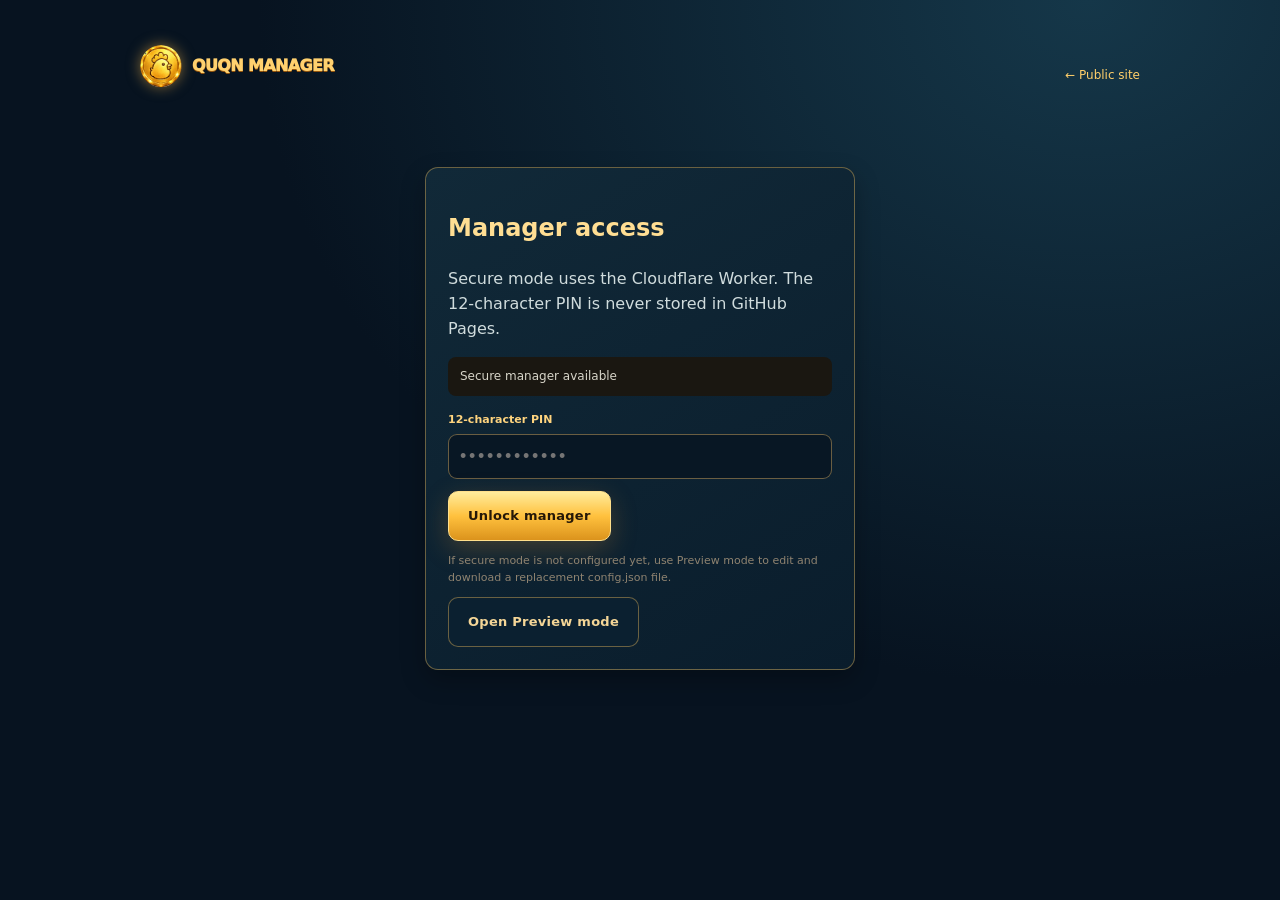
<file: manager.html>
<!doctype html><html lang="en"><head><meta charset="utf-8"><meta name="viewport" content="width=device-width,initial-scale=1"><meta name="theme-color" content="#090806"><title>QUQN Manager</title><link rel="icon" href="assets/quqn-token.png" type="image/png"><link rel="stylesheet" href="assets/css/style.css"><link rel="stylesheet" href="assets/css/uniform-internal.css"></head>
<body class="manager-body"><main class="manager-wrap"><div class="manager-head"><a class="brand" href="index.html"><img src="assets/quqn-token.png" alt="QUQN"><span>QUQN MANAGER</span></a><a href="index.html" class="plain-link">← Public site</a></div>
<section id="loginPanel" class="panel login-box"><h1>Manager access</h1><p>Secure mode uses the Cloudflare Worker. The 12-character PIN is never stored in GitHub Pages.</p><div id="managerMode" class="status">Checking configuration…</div><div class="field" style="margin-top:15px"><label>12-character PIN</label><input id="pin" type="password" minlength="12" maxlength="12" autocomplete="current-password" placeholder="••••••••••••"></div><button id="loginBtn" class="btn gold" style="margin-top:12px">Unlock manager</button><p style="font-size:11px;color:#8f8370">If secure mode is not configured yet, use Preview mode to edit and download a replacement config.json file.</p><button id="previewBtn" class="btn outline" type="button">Open Preview mode</button></section>
<div id="editor" hidden>
<section class="panel"><h2>Token status</h2><div class="manager-grid"><div class="field"><label>Fallback minted</label><input id="fallbackMinted" type="number" min="0"></div><div class="field"><label>Fallback holders</label><input id="fallbackHolders" type="number" min="0"></div><div class="field"><label>Fallback transactions</label><input id="fallbackTransactions" type="number" min="0"></div><div class="field"><label>Auto-sync via UniSat API</label><select id="autoSync"><option value="true">On</option><option value="false">Off</option></select></div><div class="field full"><label>Announcement — English</label><input id="announcementEn"></div><div class="field full"><label>Announcement — French</label><input id="announcementFr"></div></div></section>
<section class="panel"><h2>Homepage copy</h2><div class="manager-grid"><div class="field full"><label>Hero subtitle — EN</label><textarea id="heroEn"></textarea></div><div class="field full"><label>Hero subtitle — FR</label><textarea id="heroFr"></textarea></div><div class="field full"><label>Story — EN</label><textarea id="storyEn"></textarea></div><div class="field full"><label>Story — FR</label><textarea id="storyFr"></textarea></div><div class="field full"><label>QUQN voice quote</label><input id="voiceQuote"></div><div class="field full"><label>Beginner guide intro — EN</label><textarea id="beginnerEn"></textarea></div><div class="field full"><label>Beginner guide intro — FR</label><textarea id="beginnerFr"></textarea></div><div class="field full"><label>Beginner QUQN quote</label><input id="beginnerQuote"></div></div></section>
<section class="panel"><h2>Social links</h2><div class="manager-grid"><div class="field"><label>X / Twitter URL</label><input id="xUrl" placeholder="https://x.com/..."></div><div class="field"><label>Telegram URL</label><input id="telegramUrl" placeholder="https://t.me/..."></div></div></section>
<section class="panel"><h2>Hero image</h2><div class="field"><label>Select an existing gallery image</label><select id="heroSelect"></select></div><p style="font-size:11px;color:#8f8370">You can also upload a new image below, then select it as hero.</p></section>
<section class="panel"><h2>Gallery</h2><p>Tick images that should be visible publicly. Titles and categories can be edited in config.json if you need deeper changes.</p><div id="managerGallery" class="manager-gallery"></div></section>
<section class="panel"><h2>Upload image</h2><p>In secure mode, the browser resizes the image to max 1600px and converts it to WebP before the Worker commits it to GitHub.</p><div class="manager-grid"><div class="field"><label>Image</label><input id="uploadFile" type="file" accept="image/*"></div><div class="field"><label>Public title</label><input id="uploadTitle" placeholder="QUQN in Monaco"></div><div class="field"><label>Category</label><select id="uploadCategory"><option>world</option><option>dreams</option><option>history</option><option>seasons</option><option>future</option><option>brand</option></select></div><div class="field"><label>File slug</label><input id="uploadSlug" placeholder="quqn-monaco"></div></div><button id="uploadBtn" class="btn gold" style="margin-top:14px">Upload to GitHub</button><div id="uploadStatus" class="status" style="margin-top:10px">No upload in progress.</div></section>
<div class="manager-actions"><button id="saveBtn" class="btn gold">Save & publish</button><button id="downloadBtn" class="btn outline">Download config.json</button><span id="saveStatus" class="status">No unsaved changes.</span></div>
</div></main><script src="assets/js/manager.js" defer></script></body></html>
</file>
<file: assets/css/style.css>
:root{--black:#070706;--black2:#0e0d0b;--gold:#f4c660;--gold2:#a96e10;--cream:#fff6df;--ivory:#f6f0e4;--ink:#19130b;--muted:#ada28f;--line:rgba(244,198,96,.24);--shadow:0 28px 80px rgba(0,0,0,.36)}*{box-sizing:border-box}html{scroll-behavior:smooth}body{margin:0;font-family:Inter,ui-sans-serif,system-ui,-apple-system,BlinkMacSystemFont,"Segoe UI",sans-serif;background:var(--black);color:#fff;line-height:1.55}.noise{position:fixed;inset:0;pointer-events:none;opacity:.035;z-index:99;background-image:url("data:image/svg+xml,%3Csvg viewBox='0 0 180 180' xmlns='http://www.w3.org/2000/svg'%3E%3Cfilter id='n'%3E%3CfeTurbulence type='fractalNoise' baseFrequency='.8' numOctaves='4' stitchTiles='stitch'/%3E%3C/filter%3E%3Crect width='100%25' height='100%25' filter='url(%23n)' opacity='.8'/%3E%3C/svg%3E")}.shell{width:min(1180px,calc(100% - 40px));margin:auto}.announcement{background:linear-gradient(90deg,#8a5905,#f0bc4e,#fff0b0,#c98a18);color:#151006;text-align:center;padding:8px 16px;font-size:12px;font-weight:800;letter-spacing:.045em}.site-header{position:sticky;top:0;z-index:60;background:rgba(7,7,6,.88);backdrop-filter:blur(18px);border-bottom:1px solid var(--line)}.nav{height:72px;display:flex;align-items:center;gap:28px}.brand{display:flex;align-items:center;gap:10px;font-weight:900;letter-spacing:.08em;text-decoration:none;color:inherit}.brand img{width:38px;height:38px;border-radius:50%;object-fit:cover}.navlinks{display:flex;gap:22px;margin-left:auto}.nav a{color:#fff;text-decoration:none;font-size:13px}.navlinks a{opacity:.78}.navlinks a:hover{opacity:1;color:var(--gold)}.navtools{display:flex;align-items:center;gap:10px}.chip{border:1px solid var(--line);background:transparent;color:#fff;padding:9px 12px;border-radius:999px;cursor:pointer}.btn{display:inline-flex;justify-content:center;align-items:center;gap:8px;padding:14px 19px;border-radius:10px;text-decoration:none;font-weight:850;font-size:13px;letter-spacing:.02em;border:1px solid transparent;cursor:pointer}.btn.small{padding:10px 14px}.btn.gold{color:#1a1205;background:linear-gradient(135deg,#fff0b6,#e6aa37 58%,#ffdc7a);box-shadow:0 8px 24px rgba(215,154,45,.22)}.btn.outline{border-color:rgba(255,255,255,.55);color:#fff;background:rgba(0,0,0,.18)}.btn.dark{background:#111;color:#fff}.btn.outline-dark{border-color:#17110a;color:#17110a;background:transparent}.hero{min-height:780px;position:relative;overflow:hidden}.hero-image{position:absolute;inset:0;background-size:cover;background-position:center 43%;transform:scale(1.015)}.hero-overlay{position:absolute;inset:0;background:linear-gradient(90deg,rgba(3,3,2,.94) 0%,rgba(3,3,2,.73) 36%,rgba(3,3,2,.18) 67%,rgba(3,3,2,.36)),linear-gradient(0deg,#070706 0%,transparent 24%)}.hero-layout{position:relative;z-index:2;display:grid;grid-template-columns:1.05fr .72fr;align-items:end;min-height:708px;gap:50px;padding:110px 0 72px}.eyebrow,.kicker{font-size:12px;letter-spacing:.19em;font-weight:900;color:var(--gold)}.hero h1{font-size:clamp(58px,8vw,112px);line-height:.82;letter-spacing:-.075em;margin:18px 0 25px;max-width:760px;text-shadow:0 6px 30px rgba(0,0,0,.7)}.hero h1 em{font-style:normal;color:var(--gold);font-size:.73em;letter-spacing:-.04em}.hero-subtitle{font-size:20px;max-width:640px;color:#f5efe5;margin:0 0 28px}.hero-actions{display:flex;gap:12px;flex-wrap:wrap}.hero-warning{font-size:12px;color:#c8bda9;margin-top:14px}.glass{background:linear-gradient(160deg,rgba(18,16,12,.86),rgba(16,13,8,.68));border:1px solid rgba(244,198,96,.34);box-shadow:var(--shadow);backdrop-filter:blur(20px)}.stats-card{border-radius:18px;padding:24px}.token-line{display:flex;align-items:center;gap:12px}.token-line img{width:58px;height:58px;border-radius:50%}.token-line div{display:flex;flex-direction:column}.token-line b{font-size:21px}.token-line span{font-size:11px;color:var(--muted)}.token-line i{margin-left:auto;font-size:10px;font-style:normal;border:1px solid var(--line);padding:5px 8px;border-radius:999px;color:var(--gold)}.meter-head{display:flex;justify-content:space-between;margin-top:24px;font-size:12px}.meter{height:9px;background:#2a251d;border-radius:99px;margin:8px 0 22px;overflow:hidden}.meter i{display:block;height:100%;width:.43%;min-width:4px;background:linear-gradient(90deg,#9c670d,#ffe89d);box-shadow:0 0 18px #f7c95f}.stats{display:grid;grid-template-columns:1fr 1fr;gap:8px}.stats div{padding:13px 12px;border:1px solid rgba(255,255,255,.07);border-radius:10px;background:rgba(255,255,255,.025)}.stats small{display:block;color:var(--muted);font-size:10px;text-transform:uppercase;letter-spacing:.09em}.stats b{font-size:17px}.plain-link,.source-link{display:inline-block;color:var(--gold);text-decoration:none;font-size:12px;margin-top:18px}.fair-strip{background:#11100e;border-top:1px solid var(--line);border-bottom:1px solid var(--line);padding:34px 0}.fair-grid{display:grid;grid-template-columns:1fr 1.3fr;gap:16px 55px;align-items:start}.fair-heading{display:flex;gap:14px;align-items:center}.seal{display:grid;place-items:center;width:42px;height:42px;border-radius:50%;background:var(--gold);color:#191006;font-weight:900}.fair-heading small{color:var(--gold);font-weight:900;letter-spacing:.15em}.fair-heading h2{font-size:24px;margin:3px 0}.fair-facts{display:flex;gap:7px;flex-wrap:wrap}.fair-facts span{font-size:10px;font-weight:900;color:#161006;background:var(--gold);padding:7px 9px;border-radius:6px}.fair-grid>p{grid-column:1/3;color:#bdb19f;font-size:13px;max-width:1050px;margin:4px 0 0}.fair-grid .source-link{grid-column:1/3;margin-top:0}.section{padding:96px 0}.black{background:radial-gradient(circle at 85% 20%,rgba(143,93,12,.09),transparent 35%),#080807}.champagne{background:linear-gradient(145deg,#ead9b5,#fff7e6 45%,#d9bc7a);color:var(--ink)}.ivory{background:#f4efe5;color:var(--ink)}.split{display:grid;grid-template-columns:1fr .9fr;gap:70px;align-items:center}.copy h2,.section-head h2,.persona h2,.community h2{font-size:clamp(36px,5vw,64px);line-height:1.02;letter-spacing:-.04em;margin:10px 0 24px}.lead{font-size:22px;color:#f0dca8}.copy>p:not(.lead){color:#c4b8a6;max-width:700px}.copy blockquote{margin:35px 0 0;border:1px solid var(--line);border-radius:15px;padding:24px 24px 20px;position:relative;background:rgba(255,255,255,.03)}blockquote b{position:absolute;font-family:Georgia;font-size:70px;color:var(--gold);top:-10px}blockquote p{font-size:20px;margin:12px 0 10px;padding-left:24px}blockquote footer{font-size:11px;color:#9b907e}.feature-img{margin:0;position:relative}.feature-img img{width:100%;aspect-ratio:4/5;object-fit:cover;border-radius:24px;border:1px solid var(--line);box-shadow:var(--shadow)}.feature-img figcaption{position:absolute;left:20px;right:20px;bottom:20px;padding:12px 15px;border-radius:10px;background:rgba(0,0,0,.74);backdrop-filter:blur(8px);font-size:12px}.ticker{overflow:hidden;background:var(--gold);color:#130e05;font-weight:1000;letter-spacing:.1em;font-size:12px;white-space:nowrap;padding:12px}.ticker div{animation:marquee 26s linear infinite;width:max-content}@keyframes marquee{to{transform:translateX(-35%)}}.section-head{max-width:800px;margin-bottom:36px}.section-head.center{text-align:center;margin-left:auto;margin-right:auto}.kicker.dark{color:#69450a}.section-head p{color:#514737}.steps{display:grid;grid-template-columns:repeat(3,1fr);gap:18px}.steps article{background:rgba(255,255,255,.55);border:1px solid rgba(67,45,12,.16);border-radius:16px;padding:25px;box-shadow:0 16px 40px rgba(69,41,0,.08)}.steps article>b{font-size:38px;color:#ad7416}.steps h3{font-size:19px}.steps p{font-size:13px;color:#5e513e}.cta-pair{display:flex;justify-content:center;gap:12px;margin-top:30px;flex-wrap:wrap}.rank-grid{display:grid;grid-template-columns:repeat(6,1fr);gap:12px}.rank{border:1px solid var(--line);border-radius:14px;overflow:hidden;background:#100f0d}.rank img{width:100%;height:180px;object-fit:cover}.rank div{padding:14px}.rank small{color:var(--gold);font-weight:900}.rank h3{margin:3px 0;font-size:16px}.rank p{margin:0;color:#968b79;font-size:11px}.gallery-head{display:flex;justify-content:space-between;gap:25px;align-items:end;margin-bottom:28px}.gallery-head h2{font-size:clamp(38px,5vw,62px);line-height:1.02;letter-spacing:-.04em;margin:10px 0 0;max-width:800px}.filters{display:flex;gap:7px;flex-wrap:wrap;justify-content:flex-end}.filters button{background:transparent;border:1px solid #bcae93;color:#483c28;padding:7px 10px;border-radius:999px;cursor:pointer;font-size:11px;font-weight:800}.filters button.active{background:#17120b;color:#fff;border-color:#17120b}.gallery-grid{display:grid;grid-template-columns:repeat(4,1fr);gap:12px}.gallery-item{position:relative;border-radius:14px;overflow:hidden;cursor:pointer;background:#ddd;min-height:330px}.gallery-item img{display:block;width:100%;height:100%;aspect-ratio:4/5;object-fit:cover;transition:.35s transform}.gallery-item:hover img{transform:scale(1.035)}.gallery-item span{position:absolute;left:10px;bottom:10px;right:10px;padding:8px 10px;background:rgba(5,4,2,.74);color:#fff;border-radius:8px;font-size:11px;backdrop-filter:blur(10px)}.center{text-align:center}.gallery-grid+.center{margin-top:25px}.persona-grid{display:grid;grid-template-columns:.9fr 1fr;gap:65px;align-items:center}.persona-grid>img{width:100%;border-radius:24px;max-height:720px;object-fit:cover;border:1px solid var(--line)}dl{margin:30px 0 0}dl div{padding:13px 0;border-bottom:1px solid rgba(255,255,255,.11);display:grid;grid-template-columns:160px 1fr;gap:15px}dt{color:var(--gold);font-size:11px;text-transform:uppercase;font-weight:900;letter-spacing:.08em}dd{margin:0;color:#d6ccbb}.community{padding:70px 0;background:linear-gradient(100deg,#e4b551,#fff0b7,#c38116);color:#171108}.community-box{display:grid;grid-template-columns:1fr .7fr;gap:40px;align-items:center}.community h2{margin-bottom:15px}.community p{max-width:720px}.social-buttons{display:flex;gap:12px;justify-content:flex-end;flex-wrap:wrap}.social-buttons .disabled{opacity:.5;cursor:not-allowed}.narrow{width:min(820px,calc(100% - 40px))}.faq details{border-top:1px solid rgba(255,255,255,.13);padding:19px 0}.faq summary{cursor:pointer;font-weight:800}.faq details p{color:#a99e8d;font-size:13px}.footer{background:#030303;border-top:1px solid var(--line);padding:30px 0}.footer-grid{display:grid;grid-template-columns:1fr auto 1fr;gap:30px;align-items:center}.footer-grid>div:nth-child(2){display:flex;gap:18px}.footer a{color:#c8bcaa;text-decoration:none;font-size:11px}.footer p{text-align:right;color:#786e60;font-size:10px}.admin-link{opacity:.24}.lightbox{position:fixed;inset:0;background:rgba(0,0,0,.93);z-index:120;display:none;place-items:center;padding:30px}.lightbox.open{display:grid}.lightbox img{max-width:min(90vw,900px);max-height:82vh;border-radius:14px}.lightbox button{position:absolute;right:25px;top:18px;border:0;background:none;color:#fff;font-size:42px;cursor:pointer}.lightbox span{color:#fff;font-size:12px;margin-top:8px}.legal-body{background:#f6f0e4;color:#1b160e}.legal-top{background:#080807;color:#fff;padding:20px 0}.legal-main{padding:70px 0 100px}.legal-card{max-width:900px;margin:auto;background:#fff;border-radius:22px;padding:45px;box-shadow:0 25px 80px rgba(65,45,12,.12)}.legal-card h1{font-size:50px;letter-spacing:-.04em}.legal-card h2{margin-top:38px}.legal-card p,.legal-card li{color:#514737}.legal-card .notice{background:#fff1c7;border-left:4px solid #d19321;padding:16px}.legal-card .mica-box{background:#12100c;color:#e8ddca;border-radius:15px;padding:20px}.legal-card .mica-box p{color:#d9cdb8}.legal-card a{color:#7d550f}.manager-body{background:#0a0907;color:#fff;min-height:100vh}.manager-wrap{width:min(1000px,calc(100% - 30px));margin:auto;padding:45px 0 90px}.manager-head{display:flex;justify-content:space-between;align-items:center;margin-bottom:25px}.panel{border:1px solid var(--line);background:#11100d;border-radius:18px;padding:22px;margin:16px 0}.panel h2{margin-top:0}.manager-grid{display:grid;grid-template-columns:1fr 1fr;gap:14px}.field{display:flex;flex-direction:column;gap:6px}.field.full{grid-column:1/3}.field label{font-size:11px;color:#cdbb93;font-weight:800}.field input,.field textarea,.field select{background:#050504;border:1px solid #3e3424;color:#fff;padding:11px;border-radius:8px}.field textarea{min-height:100px}.manager-gallery{display:grid;grid-template-columns:repeat(4,1fr);gap:10px}.manager-gallery label{border:1px solid #352d20;border-radius:10px;overflow:hidden;padding-bottom:7px}.manager-gallery img{width:100%;height:140px;object-fit:cover;display:block}.manager-gallery span{font-size:10px;padding:6px;display:block}.manager-gallery input{margin-left:7px}.status{padding:10px 12px;border-radius:8px;background:#1a1711;color:#e7d2a3;font-size:12px}.login-box{max-width:430px;margin:80px auto}.login-box input{width:100%;font-size:18px;letter-spacing:.15em}.manager-actions{display:flex;gap:10px;position:sticky;bottom:15px;background:rgba(10,9,7,.88);padding:10px;border-radius:12px;backdrop-filter:blur(12px)}.hero-story-link{display:inline-block;color:#e7d8bd;text-decoration:none;font-size:12px;margin-top:14px;opacity:.85}.hero-story-link:hover{color:var(--gold)}.beginner{background:linear-gradient(145deg,#f4dfad 0%,#fff8e8 42%,#ddbb70 100%);color:var(--ink);position:relative;overflow:hidden}.beginner:before{content:"";position:absolute;inset:0;background:radial-gradient(circle at 90% 10%,rgba(255,255,255,.85),transparent 28%),radial-gradient(circle at 10% 65%,rgba(166,104,10,.10),transparent 30%);pointer-events:none}.beginner>.shell{position:relative}.beginner-intro{display:grid;grid-template-columns:1.15fr .85fr;gap:50px;align-items:end;margin-bottom:30px}.beginner-intro h2,.glossary h2{font-size:clamp(40px,6vw,72px);line-height:.96;letter-spacing:-.05em;margin:10px 0 18px}.beginner-lead{font-size:18px;max-width:760px;color:#52452f}.coq-tip{margin:0;background:#15110b;color:#fff;border-radius:18px;padding:22px 24px;border:1px solid rgba(106,69,10,.22);box-shadow:0 20px 60px rgba(77,47,0,.12);position:relative}.coq-tip b{top:-12px}.coq-tip p{margin:8px 0 5px;color:#f9e6ae}.coq-tip footer{font-size:11px;color:#b9aa8e}.path-choice{display:grid;grid-template-columns:1fr 1fr;gap:15px;margin:30px 0 50px}.path-card{display:grid;grid-template-columns:auto 1fr auto;gap:18px;align-items:center;padding:20px;border:1px solid rgba(71,44,5,.16);border-radius:16px;background:rgba(255,255,255,.56)}.path-card>span{width:50px;height:50px;border-radius:50%;display:grid;place-items:center;background:#18120a;color:var(--gold);font-size:17px;font-weight:900}.path-card h3{margin:0 0 4px;font-size:17px}.path-card p{margin:0;color:#695a43;font-size:12px}.beginner-steps{display:grid;grid-template-columns:1fr 1fr;gap:16px}.beginner-step{display:grid;grid-template-columns:62px 1fr;gap:18px;padding:26px;background:rgba(255,255,255,.66);border:1px solid rgba(71,44,5,.13);border-radius:18px;box-shadow:0 14px 45px rgba(70,42,0,.06)}.step-num{width:54px;height:54px;display:grid;place-items:center;border-radius:15px;background:linear-gradient(145deg,#171109,#3a290f);color:var(--gold);font-size:21px;font-weight:950}.beginner-step small,.beginner-safety small{color:#8a5a0c;font-weight:950;letter-spacing:.14em;font-size:10px}.beginner-step h3{font-size:21px;line-height:1.1;margin:6px 0 10px}.beginner-step p{font-size:13px;color:#5e513e;margin:0 0 12px}.mini-link{display:inline-block;color:#80540e;font-size:12px;font-weight:850;text-decoration:none;border-bottom:1px solid rgba(128,84,14,.28)}.mini-link:hover{color:#1b1207}.security-step{border-color:rgba(170,60,30,.25)}.danger-line{font-size:11px;background:#fff0e8;color:#7a2817;border-left:3px solid #b44e31;padding:10px 12px;border-radius:6px}.token-fingerprint{display:grid;grid-template-columns:repeat(5,1fr);gap:7px;margin:14px 0}.token-fingerprint span{background:#15110b;color:#fff;padding:10px 8px;border-radius:9px}.token-fingerprint small{display:block;color:#b9a681;font-size:8px;letter-spacing:.08em}.token-fingerprint strong{display:block;color:#ffe29a;font-size:11px;margin-top:3px}.mint-calc{display:flex;align-items:center;gap:12px;flex-wrap:wrap;background:#19130c;color:#fff;padding:13px;border-radius:10px;margin:14px 0}.mint-calc label{font-size:11px;color:#cdbb95;font-weight:800}.mint-calc input{width:82px;background:#080604;border:1px solid #6a5229;color:#fff;border-radius:8px;padding:8px;font-weight:900}.mint-calc>div{margin-left:auto;display:flex;flex-direction:column;align-items:flex-end}.mint-calc span{font-size:9px;color:#a99d88;text-transform:uppercase}.mint-calc strong{color:var(--gold);font-size:16px}.beginner-safety{margin-top:18px;padding:22px 24px;border-radius:18px;background:#16110a;color:#fff;display:flex;align-items:center;justify-content:space-between;gap:24px}.beginner-safety>div{display:flex;align-items:center;gap:16px}.safety-icon{font-size:31px}.beginner-safety h3{margin:4px 0;font-size:20px}.beginner-safety p{margin:0;color:#bdb09b;font-size:12px}.glossary{margin-top:75px}.glossary .section-head{margin-bottom:22px}.glossary-grid{display:grid;grid-template-columns:repeat(3,1fr);gap:10px}.glossary details{background:rgba(255,255,255,.58);border:1px solid rgba(71,44,5,.13);border-radius:12px;padding:15px}.glossary summary{font-weight:900;cursor:pointer}.glossary p{font-size:12px;color:#5e513e;margin:10px 0 0}.verify-step{grid-column:1/3}.verify-step .token-fingerprint{max-width:800px}@media(max-width:980px){.beginner-intro{grid-template-columns:1fr}.path-choice{grid-template-columns:1fr}.beginner-steps{grid-template-columns:1fr}.verify-step{grid-column:auto}.token-fingerprint{grid-template-columns:repeat(3,1fr)}.glossary-grid{grid-template-columns:repeat(2,1fr)}.beginner-safety{align-items:flex-start;flex-direction:column}.navlinks{display:none}.hero-layout{grid-template-columns:1fr;align-items:end}.stats-card{max-width:560px}.fair-grid,.split,.persona-grid,.community-box{grid-template-columns:1fr}.fair-grid>p,.fair-grid .source-link{grid-column:auto}.rank-grid{grid-template-columns:repeat(3,1fr)}.gallery-grid{grid-template-columns:repeat(3,1fr)}.social-buttons{justify-content:flex-start}.footer-grid{grid-template-columns:1fr}.footer p{text-align:left}}@media(max-width:650px){.beginner-intro h2,.glossary h2{font-size:42px}.path-card{grid-template-columns:auto 1fr}.path-card .btn{grid-column:1/3}.beginner-step{grid-template-columns:46px 1fr;padding:18px;gap:12px}.step-num{width:42px;height:42px}.token-fingerprint{grid-template-columns:repeat(2,1fr)}.glossary-grid{grid-template-columns:1fr}.mint-calc>div{width:100%;margin-left:0;align-items:flex-start}.beginner-safety{padding:18px}.shell{width:min(100% - 24px,1180px)}.announcement{font-size:10px}.nav{height:62px}.brand img{width:32px;height:32px}.brand span{font-size:13px}.navtools .small{display:none}.hero{min-height:850px}.hero-layout{min-height:790px;padding:80px 0 34px}.hero-image{background-position:62% center}.hero-overlay{background:linear-gradient(0deg,rgba(4,3,2,.97) 0%,rgba(4,3,2,.72) 60%,rgba(4,3,2,.2) 100%)}.hero h1{font-size:59px;margin-top:12px}.hero-subtitle{font-size:16px}.stats-card{padding:16px}.section{padding:70px 0}.copy h2,.section-head h2,.persona h2,.community h2{font-size:39px}.steps{grid-template-columns:1fr}.rank-grid{grid-template-columns:repeat(2,1fr)}.rank img{height:160px}.gallery-head{display:block}.filters{justify-content:flex-start;margin-top:18px}.gallery-grid{grid-template-columns:repeat(2,1fr);gap:7px}.gallery-item{min-height:240px}.persona-grid{gap:30px}.persona-grid>img{max-height:500px}dl div{grid-template-columns:1fr}.footer-grid>div:nth-child(2){flex-wrap:wrap}.legal-card{padding:24px}.legal-card h1{font-size:38px}.manager-grid{grid-template-columns:1fr}.field.full{grid-column:auto}.manager-gallery{grid-template-columns:repeat(2,1fr)}}


/* =========================
   QUQN V4 — playful homepage
   ========================= */
button{font:inherit}
.nav-guide,.footer-guide,.inline-guide{border:0;background:none;color:inherit;cursor:pointer;padding:0;font-weight:800}.nav-guide{font-size:11px;text-transform:uppercase;letter-spacing:.06em;color:#c8bcaa}.nav-guide:hover,.footer-guide:hover{color:var(--gold)}
.live-strip{background:#080706;border-bottom:1px solid rgba(232,188,82,.22);position:relative;z-index:21}.live-strip-inner{min-height:82px;display:grid;grid-template-columns:1.35fr repeat(4,.7fr) 1.3fr;align-items:center}.live-strip-inner>*{min-height:46px;padding:0 18px;border-right:1px solid rgba(255,255,255,.09);display:flex;justify-content:center;flex-direction:column}.live-strip-inner>*:first-child{padding-left:0}.live-strip-inner>*:last-child{border-right:0;padding-right:0}.live-brand{flex-direction:row!important;justify-content:flex-start!important;align-items:center;gap:10px}.live-brand img{width:42px;height:42px;border-radius:50%}.live-brand span{display:flex;flex-direction:column}.live-brand b{font-size:14px}.live-brand small,.live-stat small,.live-progress small{font-size:8px;letter-spacing:.12em;color:#938775;text-transform:uppercase}.live-brand i{font-style:normal;font-size:8px;border:1px solid #4a3c23;color:#dcb867;padding:4px 6px;border-radius:20px;margin-left:auto}.live-stat strong{font-size:20px;color:#fff;margin-top:3px}.live-progress>div:first-child{display:flex;justify-content:space-between;align-items:center}.live-progress strong{font-size:13px;color:var(--gold)}.live-progress .meter{margin-top:8px;height:6px}
.v4-hero{min-height:760px}.v4-hero-layout{min-height:760px;grid-template-columns:minmax(0,720px) 1fr}.season-pill{display:inline-flex;align-items:center;gap:7px;background:rgba(5,4,3,.73);border:1px solid rgba(255,211,106,.5);border-radius:999px;padding:7px 11px;font-size:9px;letter-spacing:.16em;font-weight:950;color:#ffd96d;margin-bottom:15px;backdrop-filter:blur(10px)}.micro-facts{display:flex;flex-wrap:wrap;gap:7px;margin-top:17px}.micro-facts span{font-size:8px;letter-spacing:.12em;font-weight:900;color:#f8d675;border:1px solid rgba(248,214,117,.3);background:rgba(0,0,0,.35);border-radius:999px;padding:6px 9px}.v4-hero .hero-overlay{background:linear-gradient(90deg,rgba(3,3,3,.92) 0%,rgba(3,3,3,.66) 46%,rgba(3,3,3,.18) 74%,rgba(3,3,3,.08) 100%),linear-gradient(0deg,rgba(3,3,3,.65),transparent 38%)}
.seasonal-section{background:radial-gradient(circle at 75% 20%,rgba(255,222,134,.8),transparent 26%),linear-gradient(135deg,#f5e6bd,#fff9e9 45%,#d8ae5b);color:#17120b}.seasonal-grid{display:grid;grid-template-columns:.72fr 1.28fr;gap:55px;align-items:center}.seasonal-copy h2{font-size:clamp(50px,7vw,88px);letter-spacing:-.055em;line-height:.92;margin:12px 0 18px}.seasonal-copy p{font-size:18px;line-height:1.6;color:#5f5038;max-width:500px}.season-dates{display:inline-block;margin-top:22px;font-size:9px;letter-spacing:.15em;font-weight:950;color:#80570f;border-top:1px solid rgba(128,87,15,.3);padding-top:12px}.season-frame{position:relative;margin:0;border-radius:28px;overflow:hidden;min-height:620px;box-shadow:0 35px 90px rgba(77,45,0,.22);border:1px solid rgba(105,68,9,.2);background:#15100a}.season-frame img{width:100%;height:620px;object-fit:cover;display:block}.season-frame figcaption{position:absolute;left:20px;bottom:20px;background:rgba(6,5,3,.78);color:#ffe196;border:1px solid rgba(255,225,150,.45);border-radius:999px;padding:8px 12px;font-size:9px;letter-spacing:.14em;font-weight:950;backdrop-filter:blur(8px)}
.billionaire-game{background:#090806;color:#fff;position:relative;overflow:hidden}.billionaire-game:before{content:"";position:absolute;width:700px;height:700px;border-radius:50%;background:radial-gradient(circle,rgba(233,178,57,.18),transparent 65%);right:-180px;top:-180px;pointer-events:none}.game-layout{display:grid;grid-template-columns:.78fr 1.22fr;gap:65px;align-items:center;position:relative}.game-copy h2{font-size:clamp(48px,7vw,84px);letter-spacing:-.055em;line-height:.93;margin:12px 0 20px}.game-copy>p:not(.game-disclaimer){font-size:17px;color:#b6aa98;line-height:1.55;max-width:500px}.game-button{margin-top:18px;font-size:14px;min-width:220px}.game-disclaimer{font-size:10px!important;color:#70685d!important;max-width:450px;margin-top:15px}.future-card{border:1px solid rgba(255,210,104,.28);background:linear-gradient(145deg,#17130d,#050504);border-radius:26px;padding:12px;box-shadow:0 35px 100px rgba(0,0,0,.45);max-width:660px;margin-left:auto;width:100%}.future-stage{height:620px;border-radius:19px;overflow:hidden;position:relative;background:#19130a}.future-stage img{width:100%;height:100%;object-fit:cover;display:block;transition:filter .2s,transform .2s}.future-card.spinning .future-stage img{filter:blur(3px) saturate(1.35);transform:scale(1.035)}.spin-fx{position:absolute;inset:0;display:flex;align-items:center;justify-content:center;gap:18px;background:rgba(0,0,0,.18);opacity:0;pointer-events:none}.future-card.spinning .spin-fx{opacity:1}.spin-fx span{font-size:36px;animation:quqnSpin .55s linear infinite}.spin-fx span:nth-child(2){animation-delay:.12s}.spin-fx span:nth-child(3){animation-delay:.24s}.spin-fx span:nth-child(4){animation-delay:.36s}@keyframes quqnSpin{0%{transform:translateY(-25px) rotate(0);opacity:.25}50%{transform:translateY(20px) rotate(180deg);opacity:1}100%{transform:translateY(-25px) rotate(360deg);opacity:.25}}.future-result{padding:18px 14px 12px}.future-result small{font-size:8px;letter-spacing:.16em;color:#aa956d;font-weight:950}.future-result h3{font-size:32px;letter-spacing:-.03em;margin:5px 0 6px;color:#ffe092}.text-button{border:0;background:none;padding:0;color:#d0b77f;text-decoration:underline;text-underline-offset:4px;cursor:pointer;font-size:11px}.text-button:hover{color:#fff}
.guide-modal{width:min(1050px,calc(100% - 30px));max-height:92vh;padding:0;border:0;border-radius:25px;background:#f7eedb;color:#1c160d;box-shadow:0 30px 120px rgba(0,0,0,.7)}.guide-modal::backdrop{background:rgba(0,0,0,.82);backdrop-filter:blur(5px)}.guide-shell{padding:28px 32px 45px}.guide-top{position:sticky;top:0;z-index:4;margin:-28px -32px 0;padding:16px 26px;display:flex;justify-content:space-between;align-items:center;background:rgba(17,13,8,.96);color:#fff;border-radius:25px 25px 0 0;backdrop-filter:blur(12px)}.guide-close{border:0;background:none;color:#fff;font-size:35px;line-height:1;cursor:pointer}.guide-hero{padding:45px 0 28px;display:grid;grid-template-columns:1.1fr .9fr;gap:22px;align-items:end}.guide-hero>span,.guide-hero>h2,.guide-hero>p{grid-column:1}.guide-hero h2{font-size:clamp(44px,6vw,70px);letter-spacing:-.05em;line-height:.95;margin:8px 0 10px}.guide-hero>p{color:#635743}.guide-hero .coq-tip{grid-column:2;grid-row:1/5}.guide-fair{background:#17120b;color:#fff;border-radius:18px;padding:22px;margin-bottom:18px}.guide-fair h3{margin:4px 0 13px;font-size:25px}.guide-fair>p{color:#b8aa96;font-size:12px}.guide-fair small{color:#e4bd58;font-weight:900;letter-spacing:.12em}.guide-steps{display:grid;grid-template-columns:1fr 1fr;gap:12px}.guide-steps article{background:#fff;border:1px solid rgba(83,57,13,.13);border-radius:16px;padding:21px;display:grid;grid-template-columns:45px 1fr;gap:14px}.guide-steps article>b{width:42px;height:42px;border-radius:13px;display:grid;place-items:center;background:#19130c;color:#e9bd55}.guide-steps small{font-size:9px;letter-spacing:.11em;font-weight:950;color:#8b5d0d}.guide-steps h3{font-size:18px;margin:5px 0 8px}.guide-steps p{font-size:12px;color:#655845}.guide-steps a{font-size:11px;color:#825610;font-weight:850}.guide-safety{margin-top:14px;background:#21170b;color:#fff;border-radius:16px;padding:18px;display:flex;gap:15px;align-items:center}.guide-safety>span{font-size:30px}.guide-safety small{color:#e5bd5c;font-size:9px;font-weight:900}.guide-safety h3{margin:3px 0}.guide-safety p{margin:0;color:#c4b8a5}.guide-actions{display:flex;flex-wrap:wrap;gap:10px;align-items:center;margin-top:18px}.inline-guide{color:#e5be5e;text-decoration:underline}.footer-guide{font-size:11px;color:#c8bcaa}
@media(max-width:980px){.live-strip-inner{grid-template-columns:1fr repeat(2,1fr)}.live-brand{grid-column:1/4;border-right:0!important;border-bottom:1px solid rgba(255,255,255,.08);padding:9px 0!important}.live-strip-inner>.live-stat,.live-progress{padding:10px 12px}.live-progress{grid-column:2/4}.seasonal-grid,.game-layout{grid-template-columns:1fr}.season-frame{min-height:520px}.season-frame img{height:520px}.future-card{margin:0;max-width:none}.guide-hero{grid-template-columns:1fr}.guide-hero .coq-tip{grid-column:1;grid-row:auto}.guide-steps{grid-template-columns:1fr}}
@media(max-width:650px){.live-strip-inner{grid-template-columns:repeat(2,1fr);padding:4px 0}.live-brand{grid-column:1/3}.live-strip-inner>*{border-right:0;border-bottom:1px solid rgba(255,255,255,.07)}.live-progress{grid-column:1/3;border-bottom:0!important}.v4-hero{min-height:720px}.v4-hero-layout{min-height:720px;padding-top:110px}.v4-hero .hero-overlay{background:linear-gradient(0deg,rgba(3,3,3,.96) 0%,rgba(3,3,3,.72) 60%,rgba(3,3,3,.18) 100%)}.micro-facts span{font-size:7px}.seasonal-section,.billionaire-game{padding:65px 0}.season-frame{min-height:460px;border-radius:18px}.season-frame img{height:460px}.future-stage{height:480px}.future-result h3{font-size:27px}.guide-modal{width:calc(100% - 14px);max-height:96vh}.guide-shell{padding:20px 16px 30px}.guide-top{margin:-20px -16px 0;padding:13px 15px;border-radius:20px 20px 0 0}.guide-hero{padding-top:32px}.guide-steps article{grid-template-columns:38px 1fr;padding:16px}.guide-steps article>b{width:36px;height:36px}.token-fingerprint{grid-template-columns:repeat(2,1fr)}.nav-guide{display:none}}


/* V4.1 — the season is the global skin, not a standalone content section. */
body{--season-accent:#d68a31;--season-accent-2:#7a3218;--season-glow:rgba(214,138,49,.16);--season-soft:rgba(214,138,49,.08);--season-community-1:#a75c22;--season-community-2:#ffd485;--season-community-3:#8b3f1b}
body[data-season="spring"]{--season-accent:#f2a8bd;--season-accent-2:#6f9b61;--season-glow:rgba(242,168,189,.18);--season-soft:rgba(111,155,97,.08);--season-community-1:#86a86f;--season-community-2:#f8d5df;--season-community-3:#d4a33f}
body[data-season="summer"]{--season-accent:#5ad7d8;--season-accent-2:#e4ad32;--season-glow:rgba(90,215,216,.17);--season-soft:rgba(90,215,216,.07);--season-community-1:#1d8a91;--season-community-2:#ffd56f;--season-community-3:#e88a28}
body[data-season="autumn"]{--season-accent:#e48a32;--season-accent-2:#8d331f;--season-glow:rgba(228,138,50,.19);--season-soft:rgba(141,51,31,.08);--season-community-1:#973d21;--season-community-2:#efb34d;--season-community-3:#612015}
body[data-season="winter"]{--season-accent:#a9ddf2;--season-accent-2:#5e83a1;--season-glow:rgba(169,221,242,.20);--season-soft:rgba(94,131,161,.09);--season-community-1:#46708d;--season-community-2:#d9edf5;--season-community-3:#b78b34}

/* Seasonal atmosphere across the complete homepage, while gold remains QUQN's core identity. */
.site-header{border-bottom-color:color-mix(in srgb,var(--season-accent) 32%,transparent)}
.live-strip{background:linear-gradient(90deg,rgba(6,6,5,.98),color-mix(in srgb,var(--season-accent-2) 22%,#080706),rgba(6,6,5,.98))}
.live-strip-inner{position:relative}
.live-strip-inner:after{content:"";position:absolute;inset:auto 0 0;height:1px;background:linear-gradient(90deg,transparent,var(--season-accent),transparent);opacity:.55}
.hero:after{content:"";position:absolute;inset:0;pointer-events:none;z-index:1;background:radial-gradient(circle at 78% 20%,var(--season-glow),transparent 28%)}
.v4-hero .hero-overlay{background:linear-gradient(90deg,rgba(3,3,3,.93) 0%,rgba(3,3,3,.68) 46%,rgba(3,3,3,.18) 74%,rgba(3,3,3,.08) 100%),linear-gradient(0deg,#070706 0%,transparent 35%),linear-gradient(135deg,var(--season-soft),transparent 48%)}
.black{background:radial-gradient(circle at 85% 18%,var(--season-glow),transparent 36%),radial-gradient(circle at 10% 95%,var(--season-soft),transparent 28%),#080807}
.billionaire-game{background:radial-gradient(circle at 12% 15%,var(--season-glow),transparent 27%),linear-gradient(145deg,#080807 0%,color-mix(in srgb,var(--season-accent-2) 12%,#080807) 55%,#080807 100%)}
.ticker{background:linear-gradient(90deg,var(--gold),color-mix(in srgb,var(--season-accent) 30%,var(--gold)),var(--gold))}
.community{background:linear-gradient(105deg,var(--season-community-1),var(--season-community-2) 48%,var(--season-community-3));color:#171108}
.btn.gold{box-shadow:0 8px 26px color-mix(in srgb,var(--season-accent) 26%,transparent)}
.micro-facts span{border-color:color-mix(in srgb,var(--season-accent) 38%,rgba(248,214,117,.3))}
.future-card{box-shadow:0 30px 90px color-mix(in srgb,var(--season-accent) 16%,rgba(0,0,0,.45))}
.footer{border-top:1px solid color-mix(in srgb,var(--season-accent) 22%,rgba(255,255,255,.08))}

/* Tiny seasonal motion cues; decorative only, no separate "season" content block. */
body[data-season="spring"] .hero:before,body[data-season="autumn"] .hero:before,body[data-season="winter"] .hero:before{content:"";position:absolute;inset:0;z-index:1;pointer-events:none;opacity:.55;background-repeat:repeat;background-size:260px 260px;animation:seasonDrift 18s linear infinite}
body[data-season="spring"] .hero:before{background-image:radial-gradient(ellipse at 20% 20%,rgba(255,210,224,.75) 0 2px,transparent 3px),radial-gradient(ellipse at 70% 45%,rgba(255,230,238,.65) 0 2px,transparent 3px)}
body[data-season="autumn"] .hero:before{background-image:radial-gradient(ellipse at 25% 20%,rgba(223,124,45,.65) 0 3px,transparent 4px),radial-gradient(ellipse at 75% 55%,rgba(163,63,32,.55) 0 3px,transparent 4px)}
body[data-season="winter"] .hero:before{background-image:radial-gradient(circle,rgba(255,255,255,.75) 0 2px,transparent 2.5px),radial-gradient(circle,rgba(185,226,245,.7) 0 1.5px,transparent 2px);background-position:0 0,130px 70px}
@keyframes seasonDrift{from{background-position:0 -260px,130px -190px}to{background-position:70px 0,190px 70px}}

@media(max-width:650px){body[data-season="spring"] .hero:before,body[data-season="autumn"] .hero:before,body[data-season="winter"] .hero:before{opacity:.28}.hero:after{opacity:.8}}


/* V4.2 — the roulette is the homepage attraction: intro + game in the first screen. */
.v4-hero{min-height:720px}
.v4-hero-layout.attraction-layout{min-height:648px;grid-template-columns:minmax(0,.88fr) minmax(430px,.72fr);align-items:center;gap:44px;padding:58px 0 46px}
.attraction-intro{max-width:650px}
.attraction-intro h1{font-size:clamp(54px,6.7vw,92px);margin:14px 0 20px}
.attraction-intro .hero-subtitle{font-size:17px;max-width:570px;margin-bottom:20px}
.hero-game{position:relative;z-index:3;width:100%;max-width:500px;margin-left:auto;padding:18px;border:1px solid color-mix(in srgb,var(--season-accent) 38%,rgba(255,210,104,.22));border-radius:24px;background:linear-gradient(150deg,rgba(18,14,8,.92),rgba(3,3,3,.80));box-shadow:0 28px 90px rgba(0,0,0,.52),0 0 50px var(--season-glow);backdrop-filter:blur(15px)}
.hero-game-head{padding:3px 4px 12px}
.hero-game-head .kicker{font-size:9px;letter-spacing:.14em}
.hero-game-head h2{font-size:clamp(28px,3.1vw,43px);line-height:.96;letter-spacing:-.045em;margin:6px 0 8px;color:#fff}
.hero-game-head>p{font-size:12px;line-height:1.45;color:#b9ad9a;margin:0;max-width:420px}
.hero-game .game-button{margin-top:12px;min-width:0;width:100%;padding:12px 15px}
.hero-future-card{padding:8px;border-radius:18px;max-width:none;margin:0}
.hero-future-stage{height:285px;border-radius:13px}
.hero-future-card .future-result{padding:11px 8px 7px}
.hero-future-card .future-result h3{font-size:24px;margin:2px 0 3px}
.hero-game .game-disclaimer{font-size:8px!important;line-height:1.35;margin:8px 5px 0;color:#7e7466!important}
.hero-game .spin-fx span{font-size:27px}
/* The detailed story now comes after the immediate attraction. */
#story.section{padding-top:82px}

@media(max-width:980px){
  .v4-hero{min-height:auto}
  .v4-hero-layout.attraction-layout{grid-template-columns:1fr;min-height:auto;padding:64px 0 50px;gap:26px}
  .attraction-intro{max-width:720px}
  .hero-game{max-width:720px;margin:0}
  .hero-future-stage{height:380px}
}
@media(max-width:650px){
  .v4-hero-layout.attraction-layout{padding-top:42px;gap:20px}
  .attraction-intro h1{font-size:clamp(48px,16vw,72px)}
  .attraction-intro .hero-subtitle{font-size:15px}
  .hero-actions{gap:8px}.hero-actions .btn{padding:11px 13px;font-size:11px}
  .micro-facts{margin-top:11px}.micro-facts span{padding:4px 7px}
  .hero-game{padding:12px;border-radius:18px}
  .hero-game-head h2{font-size:30px}
  .hero-game-head>p{font-size:11px}
  .hero-future-stage{height:315px}
  .hero-future-card .future-result h3{font-size:22px}
  #story.section{padding-top:65px}
}


/* V4.3 — Roulette image fix
   Always show the complete image on desktop and mobile.
   A dimmed matching backdrop fills any spare space without cropping the foreground. */
.future-stage{
  background-color:#090805;
  background-image:
    linear-gradient(rgba(5,5,4,.68),rgba(5,5,4,.68));
  background-size:cover;
  background-position:center;
  background-repeat:no-repeat;
}
.future-stage img{
  width:100%;
  height:100%;
  object-fit:contain !important;
  object-position:center center;
  position:relative;
  z-index:1;
}
.future-stage .spin-fx{
  z-index:2;
}
@media(max-width:650px){
  .hero-future-stage{
    height:min(72vh,420px);
    min-height:300px;
  }
  .future-stage img{
    object-fit:contain !important;
  }
}
</file>
<file: assets/css/v6.css>
/* ==========================================================
   QUQN V6 — richer motion, roulette, road, seasonal ambience
   Loaded AFTER style.css so this file only adds/overrides.
   ========================================================== */

:root{
  --v6-gold:#f5c85c;
  --v6-gold-soft:#ffe8a0;
  --v6-card:rgba(15,13,9,.82);
  --v6-ease:cubic-bezier(.2,.75,.25,1);
}

/* --- Small premium motion, not a casino explosion --- */
.btn,.rank,.future-card,.feature-img img,.community-box,.persona-grid>img{
  transition:transform .32s var(--v6-ease),box-shadow .32s var(--v6-ease),border-color .32s ease,filter .32s ease;
}
.btn{position:relative;overflow:hidden}
.btn:after{
  content:"";position:absolute;inset:-40% auto -40% -35%;width:24%;
  background:linear-gradient(90deg,transparent,rgba(255,255,255,.72),transparent);
  transform:skewX(-20deg);opacity:0;pointer-events:none;
}
.btn:hover{transform:translateY(-2px)}
.btn:hover:after{animation:v6Shine .8s ease}
@keyframes v6Shine{0%{left:-35%;opacity:0}25%{opacity:.7}100%{left:120%;opacity:0}}
.rank:hover{transform:translateY(-6px);border-color:rgba(244,198,96,.55);box-shadow:0 20px 45px rgba(0,0,0,.24)}
.feature-img:hover img,.persona-grid>img:hover{transform:translateY(-4px);filter:saturate(1.06) brightness(1.03)}

/* --- Hero: more alive, but subtle --- */
.hero{isolation:isolate}
.hero-image{
  will-change:transform;
  transform:scale(1.04) translate3d(var(--hero-x,0px),var(--hero-y,0px),0);
  transition:transform .8s var(--v6-ease),filter .8s ease;
}
.hero:before{
  content:"";position:absolute;inset:-20%;
  background:
    radial-gradient(circle at 78% 28%,rgba(255,216,109,.15),transparent 17%),
    radial-gradient(circle at 62% 66%,rgba(255,255,255,.07),transparent 20%);
  z-index:1;pointer-events:none;mix-blend-mode:screen;
  animation:v6HeroBreath 6s ease-in-out infinite alternate;
}
@keyframes v6HeroBreath{to{transform:translate3d(1.5%,-1%,0) scale(1.025);opacity:.72}}
.hero-glint{
  position:absolute;z-index:3;width:5px;height:5px;border-radius:50%;
  background:#fff6c7;box-shadow:0 0 8px 3px rgba(255,211,84,.65);
  pointer-events:none;animation:v6Glint 3.8s ease-in-out infinite;
}
@keyframes v6Glint{0%,70%,100%{opacity:0;transform:scale(.2) rotate(0)}78%{opacity:1;transform:scale(1.7) rotate(45deg)}88%{opacity:.1;transform:scale(.4) rotate(90deg)}}

/* --- Seasonal global atmosphere --- */
#season-atmosphere{position:fixed;inset:0;z-index:18;pointer-events:none;overflow:hidden;opacity:.36}
.season-particle{
  position:absolute;top:-8vh;font-size:12px;line-height:1;
  animation:v6Fall var(--fall-time,11s) linear infinite;
  animation-delay:var(--fall-delay,0s);
  left:var(--fall-left,50%);
  opacity:var(--fall-opacity,.45);
  filter:drop-shadow(0 0 5px rgba(255,215,115,.18));
}
@keyframes v6Fall{
  from{transform:translate3d(0,-10vh,0) rotate(0deg)}
  to{transform:translate3d(var(--fall-drift,30px),112vh,0) rotate(250deg)}
}
body[data-season="spring"] .season-particle{color:#f4c8d4}
body[data-season="summer"] .season-particle{color:#ffe2a0;animation-name:v6FloatSpark}
body[data-season="autumn"] .season-particle{color:#c67a32}
body[data-season="winter"] .season-particle{color:#dff5ff}
@keyframes v6FloatSpark{
  0%{transform:translate3d(0,105vh,0) scale(.5);opacity:0}
  30%{opacity:.5}
  100%{transform:translate3d(var(--fall-drift,30px),-10vh,0) scale(1.15);opacity:0}
}

/* --- Scroll reveals --- */
.v6-reveal{opacity:0;transform:translateY(22px);transition:opacity .7s ease,transform .7s var(--v6-ease)}
.v6-reveal.is-visible{opacity:1;transform:none}

/* --- Stats: animated emphasis --- */
.live-stat strong,.live-progress strong{font-variant-numeric:tabular-nums}
.live-stat.v6-pop strong{animation:v6StatPop .55s var(--v6-ease)}
@keyframes v6StatPop{0%{transform:scale(.82);opacity:.35}65%{transform:scale(1.08)}100%{transform:scale(1);opacity:1}}

/* --- Billionaire game V6 --- */
.hero-game{
  box-shadow:0 24px 70px rgba(0,0,0,.43),0 0 0 1px rgba(245,200,92,.10) inset;
}
.hero-future-stage{position:relative}
.hero-future-stage:after{
  content:"";position:absolute;inset:0;border-radius:inherit;pointer-events:none;
  background:linear-gradient(120deg,transparent 25%,rgba(255,226,142,.22) 47%,transparent 68%);
  transform:translateX(-130%);opacity:0;
}
.future-card.spinning .hero-future-stage:after{animation:v6RouletteSweep .62s linear infinite;opacity:1}
@keyframes v6RouletteSweep{to{transform:translateX(130%)}}
.future-card.v6-reveal-win{animation:v6Win .64s var(--v6-ease)}
@keyframes v6Win{0%{transform:scale(.96)}45%{transform:scale(1.025)}100%{transform:scale(1)}}

.future-result{position:relative}
.future-meta{
  display:flex;align-items:center;gap:7px;flex-wrap:wrap;margin:6px 0 4px;
}
#futureRarity{
  display:inline-flex;align-items:center;min-height:22px;padding:4px 8px;border-radius:999px;
  font-size:8px;font-weight:950;letter-spacing:.12em;text-transform:uppercase;
  color:#161006;background:#d9b65b;
}
#futureRarity[data-rarity="rare"]{background:linear-gradient(90deg,#d9ecff,#92c7ff);color:#07111b}
#futureRarity[data-rarity="legendary"]{background:linear-gradient(90deg,#fff4a5,#f6a82e,#fff1a0);box-shadow:0 0 18px rgba(245,190,65,.38)}
#futurePunchline{margin:4px 0 9px;color:#bfb3a1;font-size:11px;min-height:34px}
.future-actions{display:flex;align-items:center;gap:12px;flex-wrap:wrap}
#shareFuture{
  border:1px solid rgba(244,198,96,.34);background:rgba(255,255,255,.035);
  color:#e9d7ad;border-radius:999px;padding:6px 10px;font-size:9px;font-weight:850;cursor:pointer
}
#shareFuture:hover{border-color:rgba(244,198,96,.72);color:#fff}
.future-card[data-special="broke"] .future-stage img{filter:grayscale(.58) contrast(1.07)}
.future-card[data-special="broke"] .future-stage:before{
  content:"CARD DECLINED";position:absolute;z-index:4;left:50%;top:50%;transform:translate(-50%,-50%) rotate(-10deg);
  color:#ffdddd;border:4px solid #ef5252;background:rgba(80,0,0,.66);padding:7px 12px;font-weight:1000;font-size:clamp(13px,2vw,23px);
  letter-spacing:.08em;border-radius:5px;white-space:nowrap;
}

/* --- Road to 21 million --- */
.road-section{
  position:relative;overflow:hidden;
  background:
    radial-gradient(circle at 85% 20%,rgba(244,198,96,.12),transparent 30%),
    linear-gradient(180deg,#080807,#0c0a07);
}
.road-card{
  position:relative;border:1px solid rgba(244,198,96,.25);border-radius:26px;
  background:linear-gradient(145deg,rgba(255,255,255,.035),rgba(244,198,96,.025));
  padding:34px;box-shadow:0 30px 75px rgba(0,0,0,.24);overflow:hidden
}
.road-copy{display:flex;justify-content:space-between;gap:30px;align-items:end;margin-bottom:36px}
.road-copy h2{font-size:clamp(34px,5vw,62px);line-height:1;margin:8px 0 0;letter-spacing:-.045em}
.road-copy p{max-width:430px;color:#aa9e8c;font-size:12px;margin:0}
.road-track{height:10px;background:#282218;border-radius:99px;position:relative;margin:52px 10px 72px}
#roadFill{
  position:absolute;inset:0 auto 0 0;width:0;border-radius:99px;
  background:linear-gradient(90deg,#9d650e,#f5c65e,#fff0ab);
  box-shadow:0 0 22px rgba(244,198,96,.32);transition:width 1.2s var(--v6-ease)
}
#roadCoq{
  position:absolute;top:50%;left:0;transform:translate(-50%,-54%);
  width:42px;height:42px;border-radius:50%;display:grid;place-items:center;
  background:#f5c65e;color:#181006;border:3px solid #080706;font-size:22px;
  box-shadow:0 7px 20px rgba(0,0,0,.4),0 0 18px rgba(244,198,96,.25);
  transition:left 1.2s var(--v6-ease)
}
.road-milestones{position:absolute;inset:-30px 0 auto 0;height:70px}
.road-milestone{position:absolute;left:var(--at);transform:translateX(-50%);text-align:center;min-width:80px}
.road-milestone i{display:block;width:10px;height:10px;border:2px solid #8d7650;background:#18140e;border-radius:50%;margin:24px auto 8px}
.road-milestone b{display:block;font-size:10px;color:#c8b991}
.road-milestone small{display:block;font-size:8px;color:#6f6659;white-space:nowrap}
.road-milestone.reached i{background:var(--gold);border-color:#fff0ae;box-shadow:0 0 12px rgba(244,198,96,.55)}
.road-milestone.reached b{color:#ffe09a}
.road-status{text-align:center;color:#d9c9a6;font-size:12px;margin-top:-34px}

/* --- Interactive QUQN character --- */
.feature-img.interactive-quqn{cursor:pointer}
.quqn-talk{
  position:absolute;right:8px;top:10px;z-index:5;max-width:230px;
  background:rgba(8,7,5,.92);border:1px solid rgba(244,198,96,.44);
  color:#ffe9b2;border-radius:14px 14px 4px 14px;padding:10px 12px;
  font-size:11px;font-weight:760;line-height:1.35;box-shadow:0 14px 35px rgba(0,0,0,.28);
  opacity:0;transform:translateY(8px) scale(.96);pointer-events:none;
  transition:.25s ease
}
.quqn-talk.show{opacity:1;transform:none}
.interactive-quqn.v6-wiggle img{animation:v6Wiggle .55s var(--v6-ease)}
@keyframes v6Wiggle{0%,100%{transform:rotate(0)}25%{transform:rotate(-2deg) translateY(-3px)}55%{transform:rotate(2.5deg) translateY(-5px)}}

/* --- Music/miner control overrides --- */
#quqn-miner-widget{
  transition:opacity .28s ease,transform .35s var(--v6-ease);
}
#quqn-miner-widget:hover{transform:translateY(-3px)}
#quqn-sound-toggle{
  min-width:70px!important;
  transition:transform .2s ease,border-color .2s ease,background .2s ease!important;
}
#quqn-sound-toggle[data-state="on"]{background:rgba(55,42,10,.92)!important;border-color:#e6bd58!important}
#quqn-sound-toggle[data-state="blocked"]{animation:v6PulseButton 1.8s ease-in-out infinite}
@keyframes v6PulseButton{50%{box-shadow:0 0 0 5px rgba(244,198,96,.09),0 4px 14px rgba(0,0,0,.25)}}

/* --- Mobile polish --- */
@media(max-width:980px){
  .road-copy{display:block}
  .road-copy p{margin-top:14px}
  .road-card{padding:25px 18px}
  .road-milestone small{display:none}
  #season-atmosphere{opacity:.22}
}
@media(max-width:650px){
  .hero:before{opacity:.65}
  .road-track{margin-left:4px;margin-right:4px}
  .road-milestone{min-width:38px}
  .road-milestone b{font-size:8px}
  .road-milestone:nth-child(2),.road-milestone:nth-child(4){display:none}
  #futurePunchline{font-size:10px}
}

/* Respect visitors who explicitly ask their OS for less motion. */
@media(prefers-reduced-motion:reduce){
  *,*:before,*:after{animation-duration:.001ms!important;animation-iteration-count:1!important;scroll-behavior:auto!important}
  .v6-reveal{opacity:1;transform:none}
  #season-atmosphere{display:none}
}


/* V6.2: QUQN visit greeting + click wink */
.interactive-quqn{position:relative}
.quqn-wink{
  position:absolute;z-index:7;right:11%;top:13%;
  font-size:clamp(22px,3.3vw,43px);
  opacity:0;transform:scale(.2) rotate(-12deg);
  filter:drop-shadow(0 3px 9px rgba(0,0,0,.45));
  pointer-events:none
}
.quqn-wink.show{animation:quqnWinkPop .68s cubic-bezier(.2,.85,.25,1)}
@keyframes quqnWinkPop{
  0%{opacity:0;transform:scale(.2) rotate(-12deg)}
  28%{opacity:1;transform:scale(1.15) rotate(7deg)}
  67%{opacity:1;transform:scale(.98)}
  100%{opacity:0;transform:scale(.75) translateY(-8px)}
}
.quqn-talk.visit-greeting{border-color:rgba(255,215,112,.72);box-shadow:0 14px 35px rgba(0,0,0,.35),0 0 22px rgba(244,198,96,.12)}

/* V6.2: a token briefly crosses the top scene exactly on the audio cling */
.cling-coin{
  position:fixed;z-index:64;left:72%;top:31%;
  width:34px;height:34px;border-radius:50%;
  opacity:0;pointer-events:none;
  transform:translate3d(0,0,0) scale(.35) rotate(0deg);
  filter:drop-shadow(0 0 12px rgba(255,213,95,.72))
}
.cling-coin img{display:block;width:100%;height:100%;border-radius:50%}
.cling-coin.fly{animation:clingCoinFly 1.05s cubic-bezier(.15,.72,.22,1) forwards}
@keyframes clingCoinFly{
  0%{opacity:0;transform:translate3d(0,10px,0) scale(.35) rotate(0)}
  15%{opacity:1;transform:translate3d(-8px,-20px,0) scale(1.06) rotate(80deg)}
  58%{opacity:1;transform:translate3d(-88px,-62px,0) scale(.88) rotate(330deg)}
  100%{opacity:0;transform:translate3d(-165px,-25px,0) scale(.42) rotate(610deg)}
}

/* Live-stat update flash, only when a real fetched value changes/loads */
.live-stat strong.live-flash,.live-progress strong.live-flash{
  animation:liveGoldFlash .78s ease
}
@keyframes liveGoldFlash{
  0%{text-shadow:0 0 0 rgba(255,210,85,0);transform:scale(1)}
  42%{text-shadow:0 0 18px rgba(255,210,85,.72);transform:scale(1.08);color:#ffe19a}
  100%{text-shadow:none;transform:scale(1)}
}
#syncState[data-state="live"]{color:#d8bd72}
#syncState[data-state="syncing"]{opacity:.66}
#syncState[data-state="offline"]{color:#b98b69}
#syncState[data-state="cached"]{color:#a89f8f}
@media(max-width:720px){
  .cling-coin{left:67%;top:27%;width:27px;height:27px}
}
</file>
<file: assets/css/reference.css>
/* QUQN illustrated reference direction. All original app and Coop features remain. */
:root{--ref-bg:#06101e;--ref-panel:#081321;--ref-gold:#ffc439;--ref-cyan:#54e4f5;--ref-ink:#eaf4ff}
html{scroll-behavior:smooth}body{background:var(--ref-bg);color:var(--ref-ink)}
.shell{width:min(1240px,calc(100% - 44px))}
.site-header{background:#050c17!important;border-bottom:1px solid rgba(255,191,38,.35);box-shadow:0 6px 25px rgba(0,0,0,.5);z-index:100}
.site-header .nav{min-height:69px}.site-header .brand{gap:10px}.site-header .brand img{width:43px;height:43px;object-fit:contain;filter:drop-shadow(0 0 8px #f6a91188)}
.site-header .brand span{font-size:1.8rem;letter-spacing:-.05em;font-weight:1000;color:#ffcb47;text-shadow:0 1px 0 #8d460f,0 0 16px #ffae3477}
.site-header .navlinks a,.site-header .navlinks button{font-weight:800;font-size:.75rem;letter-spacing:.07em}
.site-header .btn.gold,.reference-hero .btn.gold,.reference-play .btn.gold{color:#1b1208!important;background:linear-gradient(180deg,#fff0a4,#ffc52e 55%,#d98609)!important;border:1px solid #ffdd71!important;box-shadow:0 0 0 2px #6d3b13,0 0 22px #ffa600a8,0 8px 20px #0009!important}
.reference-hero{min-height:645px!important;position:relative;overflow:hidden;background:#071425}
.reference-hero .hero-image{position:absolute;inset:-3%;background-image:url('../reference-city.webp')!important;background-size:cover!important;background-position:center 55%!important;filter:saturate(1.26) brightness(.88)}
.reference-hero .hero-overlay{position:absolute;inset:0;background:linear-gradient(90deg,rgba(3,10,20,.92),rgba(5,13,29,.75) 36%,rgba(2,8,18,.13) 73%),linear-gradient(0deg,#07111e 0%,transparent 20%,transparent 85%,#08111e 100%);z-index:1}
.reference-hero-grid{height:645px;position:relative;z-index:3;display:flex;align-items:center}
.reference-hero-copy{width:min(56%,640px);padding:30px 0 65px;position:relative;z-index:5}
.ref-eyebrow{display:inline-block;color:#ffce5a;letter-spacing:.22em;font-size:.7rem;font-weight:900;text-transform:uppercase}
.hero-wordmark{display:flex;align-items:center;gap:16px;margin:18px 0 10px}
.hero-wordmark img{width:112px;height:112px;object-fit:contain;filter:drop-shadow(0 0 14px #ffb600a6)}
.hero-wordmark>span{font-size:clamp(4.7rem,9vw,8.4rem);line-height:.86;font-weight:1000;letter-spacing:-.09em;color:#ffdb58;text-shadow:0 4px 0 #a05513,0 8px 0 #542b0e,2px 12px 21px #000,0 0 25px #ffb7318c}
.hero-wordmark small{display:block;font-size:.63rem;letter-spacing:.28em;line-height:2;margin:9px 0 0 7px;color:#fff4bf;text-shadow:none}
.reference-hero #heroTitle{font-size:clamp(2.25rem,4.6vw,4.4rem)!important;line-height:1.02!important;letter-spacing:-.045em!important;margin:17px 0 12px!important;text-shadow:0 4px 15px #000;max-width:680px}
.reference-hero #heroTitle em{color:#ffd355;font-style:italic}
.reference-hero #heroSubtitle{font-size:1.15rem;line-height:1.55;max-width:510px;color:#f4f4eb;text-shadow:0 2px 8px #000}
.reference-hero-actions{display:flex;gap:14px;align-items:center;flex-wrap:wrap;margin:28px 0 10px}
.reference-hero-actions .btn{padding:15px 22px!important;font-size:.86rem;font-weight:950}.reference-hero .btn.outline{border:1px solid #e6dabc;background:#07111aba;color:white}
.reference-hero-foot{font-size:.78rem;color:#eddbb7;letter-spacing:.04em}
.hero-character{position:absolute;z-index:4;height:570px;width:auto;right:3%;bottom:-37px;object-fit:contain;filter:drop-shadow(0 18px 14px #000d) drop-shadow(0 0 16px #f9974399)}
.hero-quip{position:absolute;right:2%;top:9%;z-index:5;transform:rotate(-8deg);font-family:cursive;font-size:1.36rem;font-style:italic;color:#fff7e2;text-shadow:0 3px 10px #000;line-height:1.3}
.hero-side-token{position:absolute;z-index:2;right:0;top:3%;width:124px;height:124px;filter:drop-shadow(0 0 21px #ffc23e)}
.hero-side-token img{width:100%;height:100%;object-fit:contain}.hero-side-token span{position:absolute;bottom:-24px;right:12px;color:#fff;font-size:.8rem;font-weight:900}.hero-side-token small{display:block;font-size:.58rem}
.live-strip{position:relative;z-index:6;margin:-9px auto 0;background:#06101f!important;padding:9px 20px;border-block:2px solid #d6a32b;box-shadow:0 0 18px #f9ad2588,0 13px 30px #0009}
.live-strip-inner{gap:13px!important}.live-brand img{object-fit:contain}.live-stat strong,.live-progress strong{color:#fff8d4}.live-progress .meter i{background:linear-gradient(90deg,#45ffee,#00aed6)!important;box-shadow:0 0 12px #29e2fa}
.reference-explainer,.reference-chapters{position:relative;padding:63px 0 70px;background:radial-gradient(ellipse at center top,#15354b 0%,#091725 55%,#07111e 100%);overflow:hidden}
.reference-explainer:before,.reference-chapters:before{content:'₿';font-size:34rem;line-height:1;position:absolute;right:-8%;top:-6%;color:#3b82aa0b;pointer-events:none}
.ref-section-heading{text-align:center;margin:0 auto 29px;max-width:820px}.ref-section-heading h2{font-weight:1000;font-size:clamp(2.35rem,4.5vw,4rem);line-height:1.04;margin:7px auto 8px;color:white;text-shadow:0 3px 15px #000}.ref-section-heading p{margin:0 auto;color:#c8d6df;font-size:1.07rem}
.reference-explainer-grid,.reference-character-grid{display:grid;grid-template-columns:repeat(3,minmax(0,1fr));gap:17px}
.reference-explainer-grid article{min-height:250px;padding:26px 25px;border-radius:12px;border:2px solid #d49d21;background:linear-gradient(155deg,#23394a8f,#091623f5 76%),url('../reference-city.webp') center/cover;box-shadow:inset 0 0 27px #fcb31823,0 8px 22px #0008}
.reference-explainer-grid article:nth-child(2){border-color:#07cde5;box-shadow:inset 0 0 28px #00d3ff29,0 0 17px #00d9ff50}.reference-explainer-grid article:nth-child(3){border-color:#22daba;box-shadow:inset 0 0 28px #00efa32b,0 0 17px #12ffbb47}
.ref-icon{display:grid;place-items:center;width:68px;height:68px;margin-bottom:9px;border-radius:13px;font-size:2.5rem;font-weight:900;background:#0d2432}.ref-icon.gold{color:#ffc73e;box-shadow:0 0 18px #ffba296a}.ref-icon.cyan{color:#6deaff;box-shadow:0 0 18px #06ecff6a}.ref-icon.mint{color:#3ff4c3;box-shadow:0 0 18px #16eab66a}
.reference-explainer-grid small,.reference-character-copy small{font-size:.66rem;font-weight:900;color:#f0c258;letter-spacing:.18em}.reference-explainer-grid h3{margin:9px 0 4px;font-size:1.8rem;font-weight:1000;color:#ffd866}.reference-explainer-grid article:nth-child(2) h3{color:#72ebfb}.reference-explainer-grid article:nth-child(3) h3{color:#69f2d5}.reference-explainer-grid p{color:#e2ebf0;font-size:.97rem;line-height:1.43;margin:0;max-width:310px}
.reference-chapters{padding-top:54px;background:linear-gradient(#081521,#07101d)}.reference-character-grid{gap:16px}
.reference-character{overflow:hidden;background:#091522;border:2px solid #e2ae32;border-radius:11px;box-shadow:0 12px 32px #000a,0 0 14px #f1a32440}.reference-character.unknown{border-color:#d3b989}
.reference-character-art{height:250px;position:relative;overflow:hidden;background:linear-gradient(0deg,#08111e22,#08111e40),url('../reference-city.webp') center/cover}
.reference-character-art>img{width:100%;height:100%;object-fit:cover;object-position:68% center;filter:saturate(1.2)}
.character-badge{position:absolute;left:16px;bottom:13px;background:#edba37;color:#1d160e;border-radius:5px;padding:5px 9px;font-size:.65rem;font-weight:1000;letter-spacing:.08em}
.reference-character.unknown .character-badge{background:#0e1827;color:#e7d5a8;border:1px solid #b49c6c}.reference-character-copy{padding:16px 19px 22px}.reference-character-copy h3{font-size:1.65rem;color:#ffdc6a;margin:4px 0}.reference-character-copy p{line-height:1.45;color:#dce6ec;font-size:.9rem;min-height:58px}.reference-character-copy a,.locked-link{color:#eac15f;font-size:.7rem;font-weight:900;letter-spacing:.12em;text-decoration:none}
.secret-silhouette{position:absolute;bottom:-32px;left:20%;height:96%;width:63%;background:#04070c;filter:drop-shadow(0 0 6px #ff9b25) drop-shadow(0 0 17px #ef6d1f);border-radius:48% 48% 25% 25%;transform:rotate(-8deg)}
.secret-silhouette:before{content:'';position:absolute;top:-32px;left:12%;height:96px;width:86%;background:#04070c;clip-path:polygon(0 100%,14% 20%,38% 48%,53% 0,72% 52%,95% 24%,100% 100%)}
.secret-silhouette i{position:absolute;top:34%;right:0;width:100px;height:110px;transform:rotate(-30deg);border:28px solid #04070c;border-top-color:transparent;border-left-color:transparent;border-radius:50%}
.silhouette-two{left:24%;width:70%;transform:rotate(6deg);border-radius:48% 55% 32% 22%}.silhouette-two:before{clip-path:polygon(0 92%,13% 40%,35% 51%,50% 0,66% 48%,95% 35%,100% 100%)}
.reference-world{min-height:370px;display:flex;align-items:center;text-align:center;background:linear-gradient(0deg,#081320 1%,#07101a43 30%,#06101b60 78%,#081321),url('../reference-city.webp') center 56%/cover;box-shadow:inset 0 0 50px #07111d}
.reference-world .shell{padding:65px 0}.reference-world h2{max-width:700px;margin:7px auto;font-weight:1000;font-size:clamp(2.3rem,5vw,4.6rem);line-height:1.02;text-shadow:0 4px 17px #000}.reference-world p{color:#fff;font-size:1.06rem;text-shadow:0 2px 8px #000}.ref-text-link{color:#ffd15b;font-weight:900;font-size:.78rem;text-decoration:none;letter-spacing:.13em}
.reference-play{padding:65px 0;background:linear-gradient(170deg,#0d2030,#07111b)}.reference-play-grid{display:grid;grid-template-columns:minmax(0,.83fr) minmax(0,1.17fr) minmax(0,1fr);gap:18px;align-items:stretch}
.reference-mint-panel,.reference-play #billionaire,.reference-play #heroCoopPreview{border-radius:16px;border:1px solid #b89449!important;background:#0b1824eb!important;box-shadow:0 14px 33px #0006;min-width:0}.reference-mint-panel{padding:25px 20px}.reference-mint-panel h3{font-size:1.75rem;color:#ffe094;line-height:1.1;margin:13px 0}.reference-mint-panel>p{color:#cdd7de;font-size:.9rem;line-height:1.5}
.reference-mint-panel #mint-options{margin-top:17px;width:100%;background:transparent;box-shadow:none}.reference-play #billionaire{display:block;width:100%;height:auto;max-height:none;overflow:visible;padding:20px 18px}.reference-play .hero-game-head h2{font-size:1.6rem}.reference-play .hero-future-stage{height:185px!important}.reference-play .future-card{height:auto!important}.reference-play .game-disclaimer{font-size:.7rem}
.reference-play #heroCoopPreview{display:block;grid-area:auto!important;padding:18px!important;height:auto!important;max-height:none!important;overflow:visible!important}.reference-play .hero-top10{overflow:auto;max-height:370px}
#story,#ranks,#what-is-quqn,#faq,.persona,.road-section{background:linear-gradient(150deg,#0c1c2b,#070f1c 78%)!important}#story .feature-img{box-shadow:0 0 25px #daa83a55;border:1px solid #ad864e}#story .feature-img img{object-fit:cover}#ranks .rank-grid{margin-top:25px}
#road21m{padding:65px 0}#road21m .road-card{background:linear-gradient(140deg,#122737,#071421);border:1px solid #c69c43}.community{background:linear-gradient(120deg,#8c5816,#f9c653 55%,#a96b17)!important}.community-box{box-shadow:0 13px 35px #0007}
.footer{background:#050b14!important;border-top:1px solid #a88138}.footer .brand img,.guide-top .brand img{object-fit:contain}
@media(max-width:1150px){.reference-play-grid{grid-template-columns:repeat(2,minmax(0,1fr))}.reference-play #heroCoopPreview{grid-column:span 2}.hero-character{right:-6%;height:550px}.reference-hero-copy{width:63%}}
@media(max-width:760px){.shell{width:min(100% - 30px,650px)}.site-header .nav{min-height:62px}.site-header .brand span{font-size:1.38rem}.site-header .brand img{width:36px;height:36px}.reference-hero,.reference-hero-grid{min-height:740px!important;height:740px}.reference-hero .hero-image{background-position:63% center!important}.reference-hero .hero-overlay{background:linear-gradient(180deg,#061322dc 0%,#081524b7 45%,#06132116 79%,#071321 100%)}.reference-hero-grid{align-items:flex-start}.reference-hero-copy{width:100%;padding:36px 0 0}.hero-wordmark img{width:72px;height:72px}.hero-wordmark>span{font-size:clamp(3.7rem,14vw,6.3rem)}.hero-wordmark small{font-size:.46rem}.reference-hero #heroTitle{font-size:clamp(2.3rem,7.5vw,3.6rem)!important;max-width:600px}.reference-hero #heroSubtitle{font-size:.95rem;max-width:430px}.reference-hero-actions{margin-top:18px}.reference-hero-actions .btn{padding:12px 13px!important;font-size:.71rem}.hero-character{height:min(64vw,420px);right:-3%;bottom:-25px}.hero-quip{top:auto;bottom:28%;right:auto;left:3%;font-size:1rem}.hero-side-token{width:80px;height:80px;top:auto;bottom:14%;right:0}.reference-explainer-grid,.reference-character-grid{grid-template-columns:1fr}.reference-explainer-grid article{min-height:180px}.reference-explainer,.reference-chapters{padding:52px 0}.reference-character-art{height:270px}.reference-world{min-height:320px}.reference-play-grid{grid-template-columns:1fr}.reference-play #heroCoopPreview{grid-column:auto}.live-strip{margin-top:0;padding:13px 0}.ref-section-heading h2{font-size:2.25rem}}
@media(max-width:410px){.reference-hero-actions{gap:9px}.reference-hero-actions .btn{font-size:.62rem;padding:10px!important}.hero-wordmark>span{font-size:3.45rem}.hero-character{height:275px}.hero-quip{bottom:27%}.reference-hero #heroTitle{font-size:2.26rem!important}}
@media(prefers-reduced-motion:reduce){html{scroll-behavior:auto}}
</file>
<file: assets/css/uniform.css>
/* Shared visual language for the preserved QUQN features. */
:root{--ref-bg:#071320;--ref-panel:#0b1a29;--ref-border:rgba(255,201,85,.35);--ref-muted:#bacbd4}
body{font-family:Inter,ui-sans-serif,system-ui,-apple-system,'Segoe UI',sans-serif;background:#071320;color:#f5f6f2}
main>section{position:relative}
main>.section:not(.road-section),main>.reference-play{padding-block:68px}
main>.section:not(.road-section):before,main>.reference-play:before{content:'';position:absolute;inset:0;pointer-events:none;background:radial-gradient(ellipse at 86% 16%,#1c4a5b32,transparent 38%);opacity:.8}
main>.section>.shell,main>.reference-play>.shell{position:relative;z-index:1}
.reference-explainer,.reference-chapters,.reference-play,#story,#ranks,.persona,#community,#what-is-quqn,#road21m,#faq{border-top:1px solid #e9af3940}
.ticker{background:#0b1c2a;color:#ffce5c;border-block:1px solid #dcb35780;box-shadow:inset 0 0 30px #e1ab2e19;font-size:.69rem;padding:12px 0;letter-spacing:.18em}
.kicker,.section-head .kicker,.persona .kicker,#story .kicker,.road-copy .kicker{display:inline-block;color:#ffcf62!important;font-size:.69rem;font-weight:950;letter-spacing:.2em;text-transform:uppercase}
#story h2,#ranks h2,.persona h2,#what-is-quqn h2,#faq h2,#road21m h2,.community h2{font-weight:1000;font-size:clamp(2.35rem,4.5vw,4rem);line-height:1.03;letter-spacing:-.055em;color:#fff!important;text-shadow:0 3px 14px #0007;margin:10px 0 20px}
#story p,#ranks p,.persona p,#what-is-quqn p,#faq p,#road21m p{color:var(--ref-muted);line-height:1.57}
#story .lead,#what-is-quqn .lead{color:#ffe0a0;font-size:1.16rem;line-height:1.48}
#story .split{gap:42px;align-items:center}
#story .copy{max-width:650px}
#story blockquote{margin-top:25px;background:linear-gradient(135deg,#142c39,#0b1a29);border:1px solid var(--ref-border);border-left:4px solid #ffd05f;border-radius:13px;padding:20px 24px;box-shadow:0 13px 30px #0006}
#story blockquote p{color:#fff2cd;font-size:1.08rem}
#story .feature-img{border:1px solid #e6b6468c;border-radius:16px;overflow:hidden;background:linear-gradient(0deg,#07121d,#0d2334a1),url('../reference-city.webp') center/cover;min-height:440px}
#story .feature-img img{display:block;width:100%;height:440px;aspect-ratio:auto;object-fit:cover;object-position:70% center;border:none;border-radius:0;filter:saturate(1.06)}
#story .feature-img figcaption{border:1px solid #f5c56b87;border-radius:9px;background:#07141eea;color:#f5e9cb}
#story .quqn-talk{background:#0b1e2af0;border:1px solid #f3bd59;color:#fff4da;border-radius:12px;box-shadow:0 0 18px #ffbf3980}
#ranks .section-head{text-align:center;max-width:780px;margin:0 auto 32px}
#ranks .section-head p{color:#c9d3d7}
#ranks .rank-grid{display:grid;grid-template-columns:repeat(3,minmax(0,1fr));gap:14px}
#ranks .rank{background:linear-gradient(155deg,#142c3b,#091826);border:1px solid var(--ref-border);border-radius:14px;box-shadow:0 12px 26px #0006}
#ranks .rank img{height:160px;width:100%;object-fit:cover;filter:saturate(.9)}
#ranks .rank h3{color:#ffe09a;font-size:1.04rem}
#ranks .rank p{font-size:.82rem;line-height:1.42;margin-top:5px;color:#c8d3d6}
body #ranks .live-coop{border-top:1px solid var(--ref-border);margin-top:45px;padding-top:38px}
body #ranks .live-coop-head h3,body #ranks .coop-rank-finder h4{color:#fff;letter-spacing:-.05em}
body #ranks .live-coop-head p,body #ranks .coop-rank-finder p{color:#bdcbd1}
body #ranks .coop-rank-finder{background:linear-gradient(150deg,#18303f,#0b1a29);border:1px solid var(--ref-border);border-radius:14px}
body #ranks .holder-card{background:#0d2230;border:1px solid #d9ac494d;border-radius:12px}
body #ranks .holder-card img{background:#091826}
body #ranks .holder-balance{color:#fff0c5}
body #ranks .holder-address,body #ranks .holder-balance small{color:#b3c6d0}
body #ranks .coop-rank-form input{background:#071725;color:white}
#road21m .road-card{border:1px solid #e1ad528a;border-radius:16px;background:linear-gradient(0deg,#071522d9,#091c2bc8),url('../reference-city.webp') center 65%/cover;box-shadow:0 17px 40px #0007,0 0 18px #ffad1626}
#road21m .road-copy p{color:#dfebec;max-width:435px;font-size:.86rem}
#road21m .road-track{background:#102e3b;box-shadow:0 0 0 1px #4d8e9c54}
#road21m .road-milestone b{color:#fff1ca}
#road21m .road-milestone small{color:#b3c8cd}
#road21m .road-status{color:#e5e8dc}
.persona .persona-grid{gap:42px;grid-template-columns:minmax(0,.9fr) minmax(0,1fr)}
.persona .persona-grid>img{border-radius:15px;border:1px solid #ecbc59b0;box-shadow:0 13px 36px #0008;max-height:470px;object-fit:cover;object-position:70% center}
.persona dl div{border-bottom:1px solid #d0ad604a}
.persona dt{color:#ffd16c;font-size:.72rem;font-weight:950;letter-spacing:.08em;text-transform:uppercase}
.persona dd{color:#d8e3e4;line-height:1.5}
#community{padding:62px 0;background:linear-gradient(160deg,#081827,#102b3a,#091724)!important}
#community .community-box{padding:34px;border-radius:16px;border:1px solid #efbd5c9c;background:linear-gradient(110deg,#182c37,#0b1a27);box-shadow:0 16px 40px #0009,0 0 19px #e5a12836}
#community .community-box .kicker{color:#ffcc63!important}
#community h2{font-size:clamp(2.1rem,3.6vw,3.5rem);margin-bottom:12px}
#community p{color:#d2e0df;font-size:.96rem;line-height:1.55}
#community .social-buttons .btn{background:#142f40!important;color:#fff!important;border:1px solid #dbb15e!important;border-radius:9px;font-size:.76rem;box-shadow:0 7px 16px #0006}
#community .social-buttons .btn:hover{background:#224960!important}
#what-is-quqn .shell{max-width:1000px}
#what-is-quqn .section-head{max-width:none;margin:0;padding:30px 35px;border-radius:16px;border:1px solid var(--ref-border);background:linear-gradient(135deg,#0f2635,#081824);box-shadow:0 16px 40px #0006}
#what-is-quqn p{max-width:810px;margin:13px 0}
#faq .shell{max-width:1000px}
#faq .section-head{text-align:center;max-width:none;margin-bottom:32px}
#faq details{border:1px solid #d1a85662;border-radius:11px;background:#0e2431;padding:0 21px;margin:10px 0;box-shadow:0 8px 18px #0003}
#faq details[open]{background:#142e3c;border-color:#e9b94e}
#faq summary{padding:19px 0;color:#ffe1a0;font-size:1rem}
#faq summary::marker{color:#ffc654}
#faq details p{color:#d9e5e7;margin:0 0 18px;font-size:.91rem}
.reference-play #billionaire .future-card{background:#091a29;border:1px solid #e2b55272;box-shadow:none;border-radius:13px}
.reference-play #billionaire .future-result h3{color:#ffe19a}
.reference-play #billionaire .hero-game-head p,.reference-play .quick-mint-note{color:#c9d7db}
.reference-play .quick-mint-card{background:#102736;border:1px solid #e6b65a59;border-radius:10px}
.reference-play #heroCoopPreview .hero-holder-row{background:#0a1d29;border:1px solid #ecba5e36;border-radius:9px}
.reference-play #heroCoopPreview .hero-coop-preview-head h3{color:#ffe3a4}
.reference-play #heroCoopPreview .hero-holder-address{color:#b9cbd1}
.footer{background:#06101b!important;color:#d1dcdd}
.footer-grid{border-top:1px solid #d9a64744;padding-top:20px}
.footer .brand span{color:#ffd172;font-size:1.35rem;font-weight:1000}
.footer .brand img{width:40px;height:40px;object-fit:contain}
.footer a,.footer button{color:#e4e8dd}
.btn.gold,#what-is-quqn .btn.gold,#spinFuture,.guide-actions .btn.dark{background:linear-gradient(180deg,#fff2ac,#ffc648 55%,#d8931e)!important;color:#211707!important;border:1px solid #f7d578!important;box-shadow:0 5px 15px #0008,0 0 14px #eaa42655;border-radius:10px;font-weight:950}
/* The full beginner guide shares the same navy and gold palette. */
.guide-modal{background:#0a1a28;color:#f6f3e9;border:1px solid #d4a85088;border-radius:16px}
.guide-top{background:#06111c;color:#fff;border-radius:15px 15px 0 0;border-bottom:1px solid #d4a85080}
.guide-top .brand span{color:#ffd270}
.guide-hero h2{color:#fff}
.guide-hero>p,.guide-steps p,.guide-fair>p{color:#c7d5d8}
.guide-hero .coq-tip{background:#142c3a;border:1px solid #e4b95c;color:#fff}
.guide-hero .coq-tip p{color:#fff0c9}
.guide-fair,.guide-safety{background:#102735;color:#fff;border:1px solid #ddb25588;border-radius:12px}
.guide-fair h3,.guide-safety h3{color:#ffe3a0}
.guide-fair small,.guide-safety small{color:#ffd175}
.guide-steps article{background:#112838;border:1px solid #c6a15561;border-radius:12px}
.guide-steps article>b{background:#f1be4c;color:#1a140a;border-radius:10px}
.guide-steps h3,.guide-steps h4{color:#fff0ca}
.guide-steps small{color:#ffc95e}
.guide-steps a,.guide-actions a.text-button{color:#ffd477}
.guide-steps .mint-route{background:#0a1e2d;border:1px solid #cbac686e}
.guide-steps .mint-route.recommended{background:#122b39;border-color:#e5b54b}
.guide-steps .mint-route li{color:#dbe4e4}
.guide-steps .mint-route li strong{color:#fff}
.guide-steps .mint-calc,.guide-steps .token-fingerprint{background:#081a26;color:#f1e4c5;border:1px solid #e5b65b61}
.guide-steps input{background:#081824;color:#fff;border:1px solid #dbac5380}
.guide-actions .btn.outline-dark{color:#ffe2a1;border:1px solid #dfb65e;background:#0d2432;border-radius:10px}
@media(max-width:850px){#ranks .rank-grid{grid-template-columns:repeat(2,minmax(0,1fr))}.persona .persona-grid{gap:27px}}
@media(max-width:650px){main>.section:not(.road-section){padding-block:50px}#story .split,.persona .persona-grid{grid-template-columns:1fr}#story .feature-img{min-height:320px}#story .feature-img img{height:340px}#ranks .rank-grid{grid-template-columns:repeat(2,minmax(0,1fr));gap:9px}#ranks .rank img{height:115px}#ranks .rank div{padding:11px}#community .community-box{grid-template-columns:1fr;padding:25px;gap:22px}#community .social-buttons{justify-content:flex-start}#what-is-quqn .section-head{padding:23px}#road21m .road-copy{display:block}#faq details{padding:0 14px}.guide-hero .coq-tip{margin-top:8px}}
</file>
<file: assets/css/layout-tuning.css>
/* The original homepage composition, with QUQN's navy and gold artwork. */
.live-strip{margin:0!important;position:relative;z-index:8;border-top:1px solid #d6a32b;border-bottom:1px solid #d6a32b}
.brand img,.live-brand img,.footer .brand img,.guide-top .brand img,.legal-top .brand img,.manager-head .brand img{
  border-radius:50%;clip-path:circle(49% at 50% 50%);background:transparent
}
/* Keep the miner in the header, after the UniScan button on desktop. */
.site-header .nav{gap:clamp(8px,2vw,20px)}
.site-header .navtools{gap:6px}
.site-header #quqn-sound-toggle{min-width:0!important}
.site-header #topUniscan{font-size:10.4px!important;padding:8px 11px!important}
@media(min-width:981px) and (max-width:1150px){.site-header .top-social-links{display:none}}
@media(max-width:650px){
  .site-header .nav{display:grid;grid-template-columns:max-content minmax(10px,1fr) max-content minmax(10px,1fr) max-content;gap:0}
  .site-header .brand{grid-column:1;justify-self:start}
  .site-header .navtools{display:contents}
  .site-header .lang-picker{grid-column:3;justify-self:center}
  .site-header .lang-btn{min-width:86px;max-width:110px;padding:6px 8px!important;gap:5px!important;font-size:13px}
  .site-header .lang-btn img{width:20px;height:14px}
  .site-header #quqn-miner-widget{grid-column:5;justify-self:end}
}
@media(max-width:350px){
  .site-header .brand{gap:4px}
  .site-header .brand img{width:30px;height:30px}
  .site-header .brand span{font-size:1.1rem}
}
.site-header{z-index:100}
.v4-hero{background:#071625}
.v4-hero .hero-image{
  background-image:url('../reference-city.webp')!important;
  background-size:cover!important;
  background-position:center 53%!important;
  background-repeat:no-repeat!important;
  filter:brightness(.86) saturate(1.12)
}
.v4-hero .hero-image:after{
  content:"";position:absolute;top:0;left:58%;transform:translateX(-58%);
  height:118%;width:auto;aspect-ratio:1122 / 1402;
  background:url('../hero-night-city.webp') center top / cover no-repeat;
  -webkit-mask-image:linear-gradient(90deg,transparent,#000 18%,#000 82%,transparent),linear-gradient(180deg,#000 0%,#000 72%,transparent 100%);
  -webkit-mask-composite:source-in;
  mask-image:linear-gradient(90deg,transparent,#000 18%,#000 82%,transparent),linear-gradient(180deg,#000 0%,#000 72%,transparent 100%);
  mask-composite:intersect;
  pointer-events:none
}
.v4-hero .hero-overlay{background:linear-gradient(90deg,#05101cbf,#0717255a 47%,#05111dc0),linear-gradient(0deg,#06131fd9,transparent 45%)!important}
.v4-hero .attraction-intro:before{background:linear-gradient(0deg,#071622db,#0716227d 55%,transparent)!important}
body .v4-hero .hero-game,body .v4-hero .hero-coop-preview{
  background:linear-gradient(150deg,#0b1b2aee,#0b1a27e8)!important;
  border:1px solid #e9b75882!important;
  box-shadow:0 20px 46px #0009!important
}
body .v4-hero .hero-future-card{background:#0b1d2b!important;border:1px solid #e2b85b82!important}
body .v4-hero .hero-game-head p,body .v4-hero .game-disclaimer{color:#d6e2e4!important}
body .v4-hero .hero-coop-preview-count,body .v4-hero .hero-holder-address{color:#cad8d9}
body .v4-hero .hero-holder-row{background:#102b3a;border:1px solid #dbb15d43}
body .v4-hero .hero-holder-row img{object-fit:contain;background:#091c29}
body .v4-hero .coop-rank-teaser{grid-template-columns:46px minmax(0,1fr) auto;min-height:53px;gap:9px}
body .v4-hero .coop-rank-teaser img{width:44px;height:44px}
body .v4-hero .quick-mint{background:#081c2dc9;border:1px solid #e3b65f88;box-shadow:0 12px 32px #0007}
body .v4-hero .quick-mint-card{background:#102636;border:1px solid #e1b45b80}
body .v4-hero .quick-mint-note{color:#d1dfe1}
body .v4-hero .hero-social.x{background:#101d2b}body .v4-hero .hero-social.telegram{background:#208fca}
/* Open space above the headline for the rooster's face. Keep all four actions together. */
body .v4-hero .attraction-layout{min-height:950px;padding-top:78px}
body .v4-hero .attraction-intro{justify-content:flex-end}
body .v4-hero .attraction-intro .hero-actions{display:grid;grid-template-columns:minmax(0,1.25fr) minmax(0,1.3fr) minmax(0,.8fr) minmax(0,.95fr);gap:7px;align-items:stretch}
body .v4-hero .attraction-intro .hero-actions>a,body .v4-hero .attraction-intro .hero-actions>button{display:flex;align-items:center;justify-content:center;min-width:0;min-height:43px;padding:8px 6px;font-size:9px;line-height:1.15;text-align:center;white-space:normal}
body .v4-hero .attraction-intro .hero-actions>.hero-social{gap:4px;font-size:9px;font-weight:850}
body .v4-hero .attraction-intro .hero-actions>.hero-social span{font-size:14px}
/* The poster has lettering inside the image: show the entire native 16:9 frame. */
#story .feature-img{min-height:0;height:auto}
#story .feature-img img{width:100%;height:auto;aspect-ratio:16/9;object-fit:contain;object-position:center}
#story .quqn-talk{top:auto;right:auto;bottom:70px;left:12px}
/* Show each Coop character's face and restore the clear six-rank lineup. */
#ranks .section-head{text-align:left;margin-left:0;max-width:950px}
#ranks .rank-grid{grid-template-columns:repeat(6,minmax(0,1fr));gap:12px}
#ranks .rank{min-width:0}
#ranks .rank img{display:block;width:100%;height:clamp(210px,20vw,320px)!important;aspect-ratio:auto!important;object-fit:cover;object-position:center 20%;background:#0d1d2c;filter:none}
#ranks .rank div{padding:12px}#ranks .rank h3{font-size:.92rem}#ranks .rank p{font-size:.73rem}
/* Editorial roadmap: actual status is separate from creative plans. */
.reference-roadmap{padding:64px 0 56px;background:linear-gradient(155deg,#0d2433,#071421 74%);border-top:1px solid #e9af3940}
.reference-roadmap .ref-section-heading{margin-bottom:36px}
.reference-roadmap-track{list-style:none;margin:0;padding:0;display:grid;grid-template-columns:repeat(4,minmax(0,1fr));gap:12px;position:relative}
.reference-roadmap-track:before{content:'';position:absolute;left:12%;right:12%;top:23px;height:2px;background:linear-gradient(90deg,#ffce63,#c59543,#546779);z-index:0}
.reference-roadmap-track li{position:relative;z-index:1;min-width:0;padding:0 14px 18px;text-align:center}
.reference-roadmap-dot{width:46px;height:46px;display:grid;place-items:center;margin:0 auto 17px;border:2px solid #dda94e;border-radius:50%;background:#081a27;color:#ffe1a1;font-size:.8rem;font-weight:1000;box-shadow:0 0 14px #ffb83136}
.reference-roadmap-track .is-live .reference-roadmap-dot,.reference-roadmap-track .is-current .reference-roadmap-dot{background:linear-gradient(#ffeaa4,#e5ac37);color:#201508;border-color:#fff0ad;box-shadow:0 0 16px #ffc64875}
.reference-roadmap-track small{display:block;min-height:22px;color:#ffd16c;font-size:.65rem;font-weight:900;letter-spacing:.12em}
.reference-roadmap-track h3{color:#fff6df;font-size:1.08rem;margin:5px 0 7px;line-height:1.2}
.reference-roadmap-track p{color:#c4d3d7;font-size:.81rem;line-height:1.44;margin:0}
.reference-roadmap-note{text-align:center;color:#a6bbc3;font-size:.75rem;margin:17px auto 0;max-width:690px}
@media(max-width:1050px){#ranks .rank-grid{grid-template-columns:repeat(3,minmax(0,1fr))}}
@media(max-width:1180px) and (min-width:981px){body .v4-hero .attraction-intro .hero-actions{gap:4px}body .v4-hero .attraction-intro .hero-actions>a,body .v4-hero .attraction-intro .hero-actions>button{padding:7px 3px;font-size:8px}}
@media(max-width:980px){body .v4-hero .attraction-layout{min-height:0;padding-top:90px}body .v4-hero .attraction-intro{min-height:760px;padding-top:260px}}
@media(max-width:760px){.v4-hero .hero-image{background-position:center top!important}}
@media(max-width:600px){body .v4-hero .attraction-intro .hero-actions{grid-template-columns:repeat(2,minmax(0,1fr))}body .v4-hero .attraction-intro{min-height:780px;padding-top:250px}}
@media(max-width:650px){#story .feature-img{min-height:0}#story .feature-img img{height:auto;aspect-ratio:16/9}#story .quqn-talk{bottom:56px}#ranks .rank-grid{grid-template-columns:repeat(2,minmax(0,1fr))}#ranks .rank img{height:clamp(190px,48vw,290px)!important}.reference-roadmap-track{grid-template-columns:1fr;gap:0}.reference-roadmap-track:before{left:23px;right:auto;top:10px;bottom:20px;width:2px;height:auto}.reference-roadmap-track li{display:grid;grid-template-columns:46px 1fr;column-gap:17px;text-align:left;padding:0 0 25px}.reference-roadmap-dot{grid-row:1/4;margin:0}.reference-roadmap-track h3{margin:0 0 3px}.reference-roadmap-note{text-align:left}}
/* A shorter reading path: introductory facts, characters, story, Coop, journey and FAQ. */
body .v4-hero .attraction-layout{min-height:900px}
.reference-explainer,.reference-chapters{padding:40px 0 44px}
.reference-explainer-grid article{min-height:188px;padding:18px 20px}
.reference-explainer .ref-icon{width:50px;height:50px;font-size:1.9rem}
.reference-character-art{height:185px}
.reference-character-copy{padding:12px 17px 16px}
.reference-character-copy p{min-height:0;margin:6px 0 10px}
.reference-explainer .ref-section-heading,.reference-chapters .ref-section-heading{margin-bottom:19px}
main>.section:not(.road-section){padding-block:46px}
#ranks .rank img{height:clamp(185px,17vw,245px)!important}
#ranks .section-head{margin-bottom:15px}
body #ranks .live-coop{margin-top:27px;padding-top:25px}
#road21m{padding:42px 0}
.reference-roadmap{padding:42px 0 39px}
.reference-roadmap .ref-section-heading{margin-bottom:23px}
#community .community-box{padding:23px 31px;gap:18px}
#community h2{font-size:clamp(1.6rem,3vw,2.4rem);margin:4px 0 6px}
#community p{margin:0}
@media(max-width:980px){
  body .v4-hero .hero-top10 .hero-holder-row:nth-child(n+6){display:none}
  body .v4-hero .hero-coop-preview.show-top10 .hero-holder-row:nth-child(n+6){display:grid}
  body .v4-hero .hero-coop-more:not([hidden]){display:block!important}
}
@media(min-width:981px){
  body .v4-hero .hero-top10 .hero-holder-row:nth-child(n+6){display:grid}
  body .v4-hero .hero-top10{max-height:none;overflow:visible}
}
body .v4-hero .hero-coop-more[hidden]{display:none!important}
@media(max-width:1050px){#ranks .rank img{height:230px!important}}
@media(max-width:980px){body .v4-hero .attraction-layout{min-height:0}body .v4-hero .attraction-intro{min-height:710px;padding-top:235px}body .v4-hero .hero-future-stage{height:clamp(205px,37vw,285px)!important}.reference-explainer,.reference-chapters{padding:36px 0 39px}.v4-hero .hero-image:after{height:850px;top:-45px;left:65%;transform:translateX(-50%)}}
@media(max-width:650px){body .v4-hero .attraction-intro{min-height:730px;padding-top:240px}.v4-hero .hero-image:after{height:680px;top:0;left:70%;transform:translateX(-50%)}.reference-character-grid{display:grid;grid-template-columns:repeat(2,minmax(0,1fr));gap:9px}.reference-character.known{grid-column:1/-1;display:grid;grid-template-columns:39% 1fr}.reference-character.known .reference-character-art{height:100%;min-height:185px}.reference-character.known .reference-character-copy{align-self:center}.reference-character.unknown .reference-character-art{height:135px}.reference-character.unknown .reference-character-copy{padding:10px}.reference-character.unknown .reference-character-copy p{font-size:.74rem}.reference-character.unknown .locked-link{font-size:.55rem}.reference-character.unknown .character-badge{font-size:.5rem;left:7px;bottom:7px}.reference-explainer-grid article{min-height:0;padding:15px 18px}.reference-explainer-grid article .ref-icon{width:40px;height:40px;font-size:1.4rem}.reference-explainer-grid h3{font-size:1.35rem}.reference-explainer-grid p{font-size:.82rem}main>.section:not(.road-section){padding-block:36px}#ranks .rank img{height:clamp(155px,45vw,210px)!important}#community .community-box{padding:18px;gap:12px}#road21m{padding:30px 0}.reference-roadmap-track li{padding-bottom:12px}.reference-roadmap{padding:34px 0}}

/* Keep the desktop city and gold artwork visible on phones. The figures stay
   first, but occupy a short band so the rooster's face appears on entry. */
@media(max-width:650px){
  body .live-strip{padding:3px 0!important}
  body .live-strip-inner{grid-template-columns:repeat(2,minmax(0,1fr));gap:0 12px!important;padding:0!important}
  body .live-strip-inner>*{min-height:0;padding:4px 0!important;border-right:0!important}
  body .live-strip-inner .live-brand{grid-column:1/-1;min-height:36px!important;gap:7px;padding-bottom:5px!important}
  body .live-brand img{width:30px;height:30px}
  body .live-brand b{font-size:12px}
  body .live-brand small{display:none}
  body .live-brand i{font-size:7px;padding:2px 5px}
  body .live-strip-inner .live-stat{min-height:32px!important;flex-direction:row;align-items:center;justify-content:space-between;gap:4px;border-bottom:1px solid #ffffff15}
  body .live-stat small{font-size:8px;letter-spacing:.03em;white-space:nowrap}
  body .live-stat strong{font-size:13px;margin:0;white-space:nowrap}
  body .live-strip-inner .live-progress{grid-column:1/-1;min-height:30px!important;border-bottom:0!important;padding-top:5px!important}
  body .live-progress .meter{height:4px;margin:3px 0 1px}
  body .v4-hero .hero-overlay{background:linear-gradient(180deg,rgba(5,16,28,.12) 0%,rgba(5,16,28,.08) 32%,rgba(5,16,28,.72) 63%,#071625 100%)!important}
  body .v4-hero .hero-image:after{top:-32px;height:680px}
  body .v4-hero .attraction-layout{padding-top:0}
  body .v4-hero .attraction-intro{position:relative;isolation:isolate;min-height:650px;padding-top:210px}
  body .v4-hero .attraction-intro:before{content:"";position:absolute;z-index:-1;left:-15px;right:-15px;top:185px;bottom:0;background:linear-gradient(180deg,transparent,#071625b0 22%,#071625ed 70%);pointer-events:none}
}


/* V8.1 — production miner guard */
.site-header .tech-miner{display:none!important}
.site-header #quqn-miner-widget{max-width:46px!important}
.site-header #quqn-miner-widget img{max-width:32px!important;max-height:32px!important}
@media(min-width:761px){
  .site-header #quqn-miner-widget{max-width:42px!important}
  .site-header #quqn-miner-widget img{width:29px!important;height:29px!important;max-width:29px!important;max-height:29px!important}
}

/* V8.2 */
.qfr-dossier-links button,.qfr-dossier-links a,.qfr-premium-index a,.qfr-premium-links a,#qfrOpenDossier{pointer-events:auto!important;touch-action:manipulation}
</file>
<file: assets/css/tech-v2.css>
/* QUQN Tech V2 — current visual layer */
:root{--tech-bg:#05090e;--tech-panel:#09111a;--tech-line:rgba(255,190,58,.20);--tech-gold:#efb83f;--tech-cyan:#5fe7dd;--tech-text:#f7f2e8;--tech-muted:#8f9399}
body.tech-v2{background:#05090e;color:var(--tech-text)}
body.tech-v2 main{overflow:hidden}
.tech-hero{position:relative;min-height:650px;background:radial-gradient(circle at 75% 30%,rgba(21,60,74,.28),transparent 34%),linear-gradient(145deg,#05090e,#070b10 65%,#05080d);border-bottom:1px solid rgba(95,231,221,.10);overflow:hidden}
.tech-grid-bg{position:absolute;inset:0;opacity:.23;pointer-events:none;background-image:linear-gradient(rgba(95,231,221,.055) 1px,transparent 1px),linear-gradient(90deg,rgba(95,231,221,.055) 1px,transparent 1px);background-size:54px 54px;mask-image:linear-gradient(90deg,#000,transparent 90%)}
.tech-hero:after{content:"";position:absolute;right:9%;top:24%;width:8px;height:8px;transform:rotate(45deg);border:1px solid rgba(255,255,255,.20);box-shadow:-150px 180px 0 -2px rgba(255,255,255,.14),105px 245px 0 -2px rgba(255,255,255,.11)}
.tech-hero-grid{position:relative;z-index:2;display:grid;grid-template-columns:minmax(0,1.05fr) minmax(340px,.78fr);gap:48px;align-items:center;padding:78px 0 46px}
.tech-protocol-line{display:flex;gap:10px;flex-wrap:wrap;margin-bottom:26px}.tech-protocol-line>span{display:inline-flex;align-items:center;gap:8px;padding:8px 14px;border:1px solid rgba(255,255,255,.15);border-radius:999px;color:#b6b4af;font:800 11px/1 ui-monospace,SFMono-Regular,Menlo,monospace;letter-spacing:.09em}.tech-protocol-line .tech-live-pill{border-color:rgba(95,231,221,.38);color:#c8f7f2}.tech-live-pill i{width:7px;height:7px;border-radius:50%;background:var(--tech-cyan);box-shadow:0 0 12px var(--tech-cyan)}
.tech-hero-copy h1{font-size:clamp(62px,7.4vw,112px);line-height:.78;letter-spacing:-.075em;margin:0 0 25px;text-transform:uppercase}.tech-hero-copy h1 em{font-style:normal;color:#efbb48}.tech-hero-copy .hero-subtitle{font-size:clamp(18px,2vw,25px);line-height:1.45;max-width:720px;margin:0 0 15px;color:#e8e5df}.tech-hero-note{max-width:690px;margin:0;color:#85878b;font:500 16px/1.6 ui-monospace,SFMono-Regular,Menlo,monospace}.tech-hero-actions{display:flex;align-items:center;gap:12px;flex-wrap:wrap;margin-top:30px}.tech-primary,.tech-secondary{min-height:56px;padding-inline:28px!important}.tech-secondary{border-color:rgba(95,231,221,.28)!important}.tech-text-action{appearance:none;border:0;background:transparent;color:#a79d8d;font:800 12px/1 inherit;cursor:pointer;padding:10px 14px}.tech-text-action:hover{color:#f3c35e}.tech-trust-row{display:flex;gap:9px;flex-wrap:wrap;margin-top:24px}.tech-trust-row span{color:#777a7c;font:800 9px/1 ui-monospace,SFMono-Regular,Menlo,monospace;letter-spacing:.1em;padding-right:10px;border-right:1px solid rgba(255,255,255,.09)}
.tech-city-card{position:relative;min-height:460px;border:1px solid rgba(224,171,61,.24);border-radius:22px;overflow:hidden;box-shadow:0 30px 90px rgba(0,0,0,.45);background:#111}.tech-city-card>img{position:absolute;inset:0;width:100%;height:100%;object-fit:cover}.tech-city-vignette{position:absolute;inset:0;background:linear-gradient(180deg,rgba(3,7,11,.16),rgba(3,7,11,.18) 45%,rgba(3,7,11,.93)),linear-gradient(90deg,rgba(3,7,11,.25),transparent)}.tech-city-topline{position:absolute;left:16px;right:16px;top:15px;display:flex;justify-content:space-between;gap:15px;align-items:center;color:#d8d8d4;font:800 9px/1 ui-monospace,SFMono-Regular,Menlo,monospace;letter-spacing:.08em}.tech-city-topline span{display:flex;align-items:center;gap:7px}.tech-city-topline i{width:6px;height:6px;border-radius:50%;background:var(--tech-cyan);box-shadow:0 0 9px var(--tech-cyan)}.tech-city-topline strong{font-weight:800;color:#c99b3f}.tech-city-bottom{position:absolute;left:15px;right:15px;bottom:14px;display:grid;grid-template-columns:48px 1fr 1fr;gap:10px;align-items:center;padding:11px;border:1px solid rgba(255,255,255,.10);border-radius:13px;background:rgba(5,8,12,.72);backdrop-filter:blur(11px)}.tech-city-bottom img{width:48px;height:48px}.tech-city-bottom small{display:block;color:#73787d;font:800 8px/1 ui-monospace,SFMono-Regular,Menlo,monospace}.tech-city-bottom strong{display:block;margin-top:5px;color:#ebdfc2;font-size:12px}
.tech-data-shell{position:relative;z-index:4;padding-bottom:30px}.tech-data-rail{display:grid;grid-template-columns:minmax(190px,1.2fr) repeat(3,minmax(100px,.62fr)) minmax(210px,1fr);align-items:stretch;border:1px solid rgba(255,255,255,.08);border-radius:15px;background:rgba(5,9,14,.82);box-shadow:0 18px 45px rgba(0,0,0,.28);overflow:hidden}.tech-data-rail>div{padding:13px 15px;border-right:1px solid rgba(255,255,255,.065)}.tech-data-rail>div:last-child{border-right:0}.tech-data-brand{display:flex;align-items:center;gap:10px}.tech-data-brand img{width:40px;height:40px}.tech-data-brand span{display:flex;flex-direction:column}.tech-data-brand b{font-size:15px}.tech-data-brand small{color:#777e84;font:800 8px/1.2 ui-monospace,SFMono-Regular,Menlo,monospace}.tech-data-brand i{margin-left:auto;color:#6f7478;font:800 8px/1 ui-monospace,SFMono-Regular,Menlo,monospace;font-style:normal}.tech-stat{display:flex;flex-direction:column;justify-content:center}.tech-stat small,.tech-progress small{color:#777d82;font-size:9px}.tech-stat strong{margin-top:2px;color:#f3e7c6;font-size:18px}.tech-progress>div:first-child{display:flex;justify-content:space-between;gap:8px}.tech-progress strong{font-size:12px;color:#e8be61}.tech-meter{height:5px;margin-top:8px;border-radius:99px;background:rgba(255,255,255,.07);overflow:hidden}.tech-meter i{display:block;height:100%;width:.43%;min-width:3px;background:linear-gradient(90deg,#bd8426,var(--tech-cyan));border-radius:inherit}
.tech-mint-rail{background:#091019;border-bottom:1px solid rgba(224,171,61,.14)}.tech-mint-inner{display:grid;grid-template-columns:minmax(180px,.8fr) 1fr 1fr;gap:12px;align-items:center;padding-block:18px}.tech-mint-inner>div small{display:block;color:#d7a73e;font:900 9px/1 ui-monospace,SFMono-Regular,Menlo,monospace;letter-spacing:.1em}.tech-mint-inner>div strong{display:block;margin-top:5px}.tech-mint-inner>a{display:grid;grid-template-columns:40px minmax(0,1fr) auto;gap:10px;align-items:center;padding:10px 12px;border:1px solid rgba(255,255,255,.10);border-radius:12px;text-decoration:none;color:#fff;background:rgba(255,255,255,.025)}.tech-mint-inner>a:first-of-type{border-color:rgba(224,171,61,.34);background:rgba(224,171,61,.05)}.tech-mint-inner>a img{width:40px;height:40px}.tech-mint-inner>a span{display:flex;flex-direction:column}.tech-mint-inner>a b{font-size:13px}.tech-mint-inner>a small{color:#777d82;font-size:9px}.tech-mint-inner>a em{font-style:normal;color:#cda243}.tech-mint-inner>p{grid-column:2/4;margin:0;color:#646b70;font-size:9px}
.tech-kicker{color:#d4a43d;font:900 10px/1 ui-monospace,SFMono-Regular,Menlo,monospace;letter-spacing:.13em}.tech-section-head{display:flex;justify-content:space-between;gap:28px;align-items:end;margin-bottom:24px}.tech-section-head>div{max-width:720px}.tech-section-head h2{font-size:clamp(36px,5vw,62px);line-height:.98;letter-spacing:-.05em;margin:7px 0}.tech-section-head>p{max-width:500px;margin:0;color:#8e8c87}
.tech-lab{background:radial-gradient(circle at 80% 20%,rgba(95,231,221,.05),transparent 30%),#071018;border-top:1px solid rgba(95,231,221,.08)}.creator-flow{display:grid;grid-template-columns:1fr auto 1fr auto 1fr;gap:9px;align-items:center;margin-bottom:18px}.creator-flow-step{display:flex;align-items:center;gap:10px;padding:11px;border:1px solid rgba(255,255,255,.07);border-radius:11px;background:rgba(255,255,255,.018)}.creator-flow-step>span{display:grid;place-items:center;width:30px;height:30px;border-radius:50%;border:1px solid rgba(224,171,61,.22);color:#d4a33f;font-size:10px;font-weight:900}.creator-flow-step div{display:flex;flex-direction:column}.creator-flow-step b{font-size:10px}.creator-flow-step small{color:#71767a;font-size:8px}.creator-flow-step.is-future{opacity:.62}.creator-flow-arrow{color:#526269;text-align:center}.tech-lab-tools{display:grid;grid-template-columns:1fr 1fr;gap:14px}.lab-card,.coop-wall-preview{border:1px solid rgba(255,255,255,.08);border-radius:18px;background:linear-gradient(145deg,rgba(255,255,255,.027),rgba(255,255,255,.012));padding:16px}.lab-card-head{display:flex;align-items:center;gap:10px;margin-bottom:9px}.lab-card-head>span{display:grid;place-items:center;width:30px;height:30px;border:1px solid rgba(224,171,61,.23);border-radius:50%;color:#d3a23d;font-size:9px;font-weight:900}.lab-card-head>div{display:flex;flex-direction:column}.lab-card-head small{color:#72787d;font-size:8px;font-weight:900}.lab-card-head h3{margin:1px 0;font-size:17px}.lab-card-head>b{margin-left:auto;color:#67777e;font:900 8px/1 ui-monospace,SFMono-Regular,Menlo,monospace}.tool-explainer{margin:0 0 12px;color:#858b8f;font-size:11px}.lab-card canvas{width:100%;aspect-ratio:1/1;display:block;border-radius:13px;background:#05080b;border:1px solid rgba(255,255,255,.07)}.lab-controls{display:grid;grid-template-columns:1fr 1fr;gap:9px;margin-top:11px}.lab-controls.one-col{grid-template-columns:1fr}.lab-controls label{display:flex;flex-direction:column;gap:5px;color:#878d90;font-size:9px}.lab-controls input,.lab-controls select{width:100%;border:1px solid rgba(255,255,255,.10);border-radius:9px;background:#090d11;color:#e8e3d8;padding:9px;font:inherit}.lab-action-row{display:flex;gap:8px;margin-top:10px}.lab-button{flex:1;border:1px solid rgba(224,171,61,.26);border-radius:9px;background:rgba(224,171,61,.07);color:#ddc27e;padding:10px;font-size:9px;font-weight:900;cursor:pointer}.lab-button-share{border-color:rgba(95,231,221,.18);color:#8bd8d2;background:rgba(95,231,221,.035)}.action-help{display:block;margin-top:8px;color:#62686c;font-size:8px}.pfp-stage{position:relative}.pfp-note{display:flex;align-items:center;gap:7px;margin-top:10px;color:#68797c;font-size:9px}.pfp-note i{color:var(--tech-cyan);font-style:normal}.upload-label input{padding:8px}.coop-wall-preview{display:grid;grid-template-columns:.8fr 1.2fr;gap:16px;margin-top:14px}.wall-status{display:inline-flex;padding:5px 7px;border:1px solid rgba(224,171,61,.16);border-radius:999px;color:#a38751;font-size:8px;font-weight:900}.coop-wall-copy h4{font-size:22px;margin:12px 0 8px}.coop-wall-copy p{color:#868a8b;font-size:11px}.wall-coming{color:#73797d;font-size:8px}.wall-grid{display:grid;grid-template-columns:repeat(2,1fr);gap:7px}.wall-grid img{width:100%;height:160px;object-fit:cover;border-radius:10px;border:1px solid rgba(255,255,255,.06)}
.tech-playground{background:radial-gradient(circle at 10% 20%,rgba(224,171,61,.06),transparent 26%),#05090e}.tech-playground-grid{display:grid;grid-template-columns:.72fr 1.28fr;gap:34px;align-items:start}.tech-playground-copy{position:sticky;top:110px}.tech-playground-copy h2{font-size:clamp(38px,5vw,64px);line-height:.97;letter-spacing:-.05em;margin:8px 0 14px}.tech-playground-copy p{color:#8b8d8e}.tech-game{min-width:0}
@media(max-width:980px){.tech-hero-grid{grid-template-columns:1fr;padding-top:60px}.tech-city-card{min-height:360px}.tech-data-rail{grid-template-columns:repeat(2,1fr)}.tech-data-brand,.tech-progress{grid-column:1/-1}.tech-data-rail>div{border-bottom:1px solid rgba(255,255,255,.06)}.tech-mint-inner{grid-template-columns:1fr 1fr}.tech-mint-inner>div{grid-column:1/-1}.tech-mint-inner>p{grid-column:1/-1}.tech-section-head{align-items:flex-start;flex-direction:column}.tech-lab-tools,.tech-playground-grid{grid-template-columns:1fr}.tech-playground-copy{position:relative;top:auto}.coop-wall-preview{grid-template-columns:1fr}.creator-flow{grid-template-columns:1fr}.creator-flow-arrow{transform:rotate(90deg)}}
@media(max-width:650px){.tech-hero{min-height:0}.tech-hero-grid{display:block;padding:80px 0 24px}.tech-hero-copy h1{font-size:clamp(56px,16vw,76px);line-height:.84}.tech-hero-copy .hero-subtitle{font-size:17px}.tech-hero-note{font-size:14px;line-height:1.6}.tech-city-card{display:none}.tech-protocol-line{margin-bottom:24px}.tech-protocol-line>span{font-size:9px;padding:8px 11px}.tech-hero-actions{display:grid;grid-template-columns:1fr 1fr;gap:10px}.tech-hero-actions .tech-text-action{grid-column:1/-1;text-align:left;padding-left:15px}.tech-primary,.tech-secondary{min-height:54px;padding:12px!important;font-size:11px!important}.tech-trust-row{display:none}.tech-data-shell{padding-bottom:22px}.tech-data-rail{grid-template-columns:repeat(2,minmax(0,1fr))}.tech-data-brand{grid-column:1/-1}.tech-stat{min-width:0}.tech-stat strong{font-size:16px}.tech-mint-inner{grid-template-columns:1fr}.tech-mint-inner>a,.tech-mint-inner>p{grid-column:auto}.creator-flow{gap:7px}.tech-lab-tools{gap:10px}.lab-controls{grid-template-columns:1fr}.lab-action-row{flex-direction:column}.wall-grid{grid-template-columns:repeat(2,1fr)}.wall-grid img{height:120px}.tech-playground-grid{gap:18px}}


/* V8.1 production */
.pfp-stage{width:min(100%,560px);margin-inline:auto;aspect-ratio:1;display:grid;place-items:center}
.pfp-stage #pfpCanvas{width:100%;aspect-ratio:1;border-radius:50%!important;background:transparent!important;border:0!important}
.wall-grid img{object-position:50% 45%}

/* V8.2 */
#pfpCanvas{border-radius:50%!important;overflow:hidden!important}
.wall-grid img{transform:scale(.90)!important;transform-origin:center center!important;object-position:50% 45%!important}

/* V8.3 fixes */
.tech-hero-copy h1 em{display:block}
@media(max-width:650px){.tech-hero-copy h1{letter-spacing:-.06em}}
</file>
<file: assets/css/uniform-internal.css>
/* Legal and manager pages use the same QUQN visual palette as the homepage. */
body.legal-body,body.manager-body{font-family:Inter,ui-sans-serif,system-ui,-apple-system,'Segoe UI',sans-serif;background:radial-gradient(ellipse at 85% 0,#153749,#071320 54%);color:#f4f4ed}
.legal-top{background:#06101b;border-bottom:1px solid #d9aa4e91;box-shadow:0 8px 20px #0008}
.legal-top .brand img,.manager-head .brand img{width:42px;height:42px;object-fit:contain;filter:drop-shadow(0 0 7px #fabb4c80)}
.legal-top .brand span,.manager-head .brand span{font-weight:1000;color:#ffd16f;letter-spacing:-.04em;text-shadow:0 1px 0 #93540d}
.legal-card{background:linear-gradient(150deg,#112937,#091a29);border:1px solid #dfb45888;border-radius:16px;box-shadow:0 25px 65px #0009}
.legal-card h1{color:#ffda80}.legal-card h2{color:#fff0ca;border-bottom:1px solid #e6b85d51;padding-bottom:9px}
.legal-card p,.legal-card li{color:#cedadd;line-height:1.65}
.legal-card a{color:#ffd277;text-decoration:underline;text-underline-offset:3px}
.legal-card .notice,.legal-card .mica-box{background:#163341;border:1px solid #e2b95b8a;border-radius:11px;color:#e5ebdf}
.legal-card .notice strong{color:#ffe1a1}
.manager-head .plain-link{color:#ffcf6a}
.manager-body .panel{background:linear-gradient(150deg,#112938,#0a1d2c);border:1px solid #d9ae5876;border-radius:13px;box-shadow:0 10px 25px #0004}
.manager-body .panel h1,.manager-body .panel h2{color:#ffde93}
.manager-body .panel p{color:#d0dcdd}
.manager-body .field label{color:#ffd47e}
.manager-body .field input,.manager-body .field textarea,.manager-body .field select{background:#081724;border:1px solid #cba66180;color:#f8f6ee;border-radius:9px}
.manager-body .btn.gold{color:#251808;background:linear-gradient(#ffec9c,#ffc13e,#db931c);border:1px solid #ffdf8b;border-radius:10px}
.manager-body .btn.outline{color:#f5d697;border:1px solid #d9ae5876;background:#0b2030;border-radius:10px}
.manager-body .status{color:#d7d5c9}
@media(max-width:650px){.legal-main{padding:35px 15px}.legal-card{padding:24px 19px}.legal-card h1{font-size:2.3rem}}
</file>
